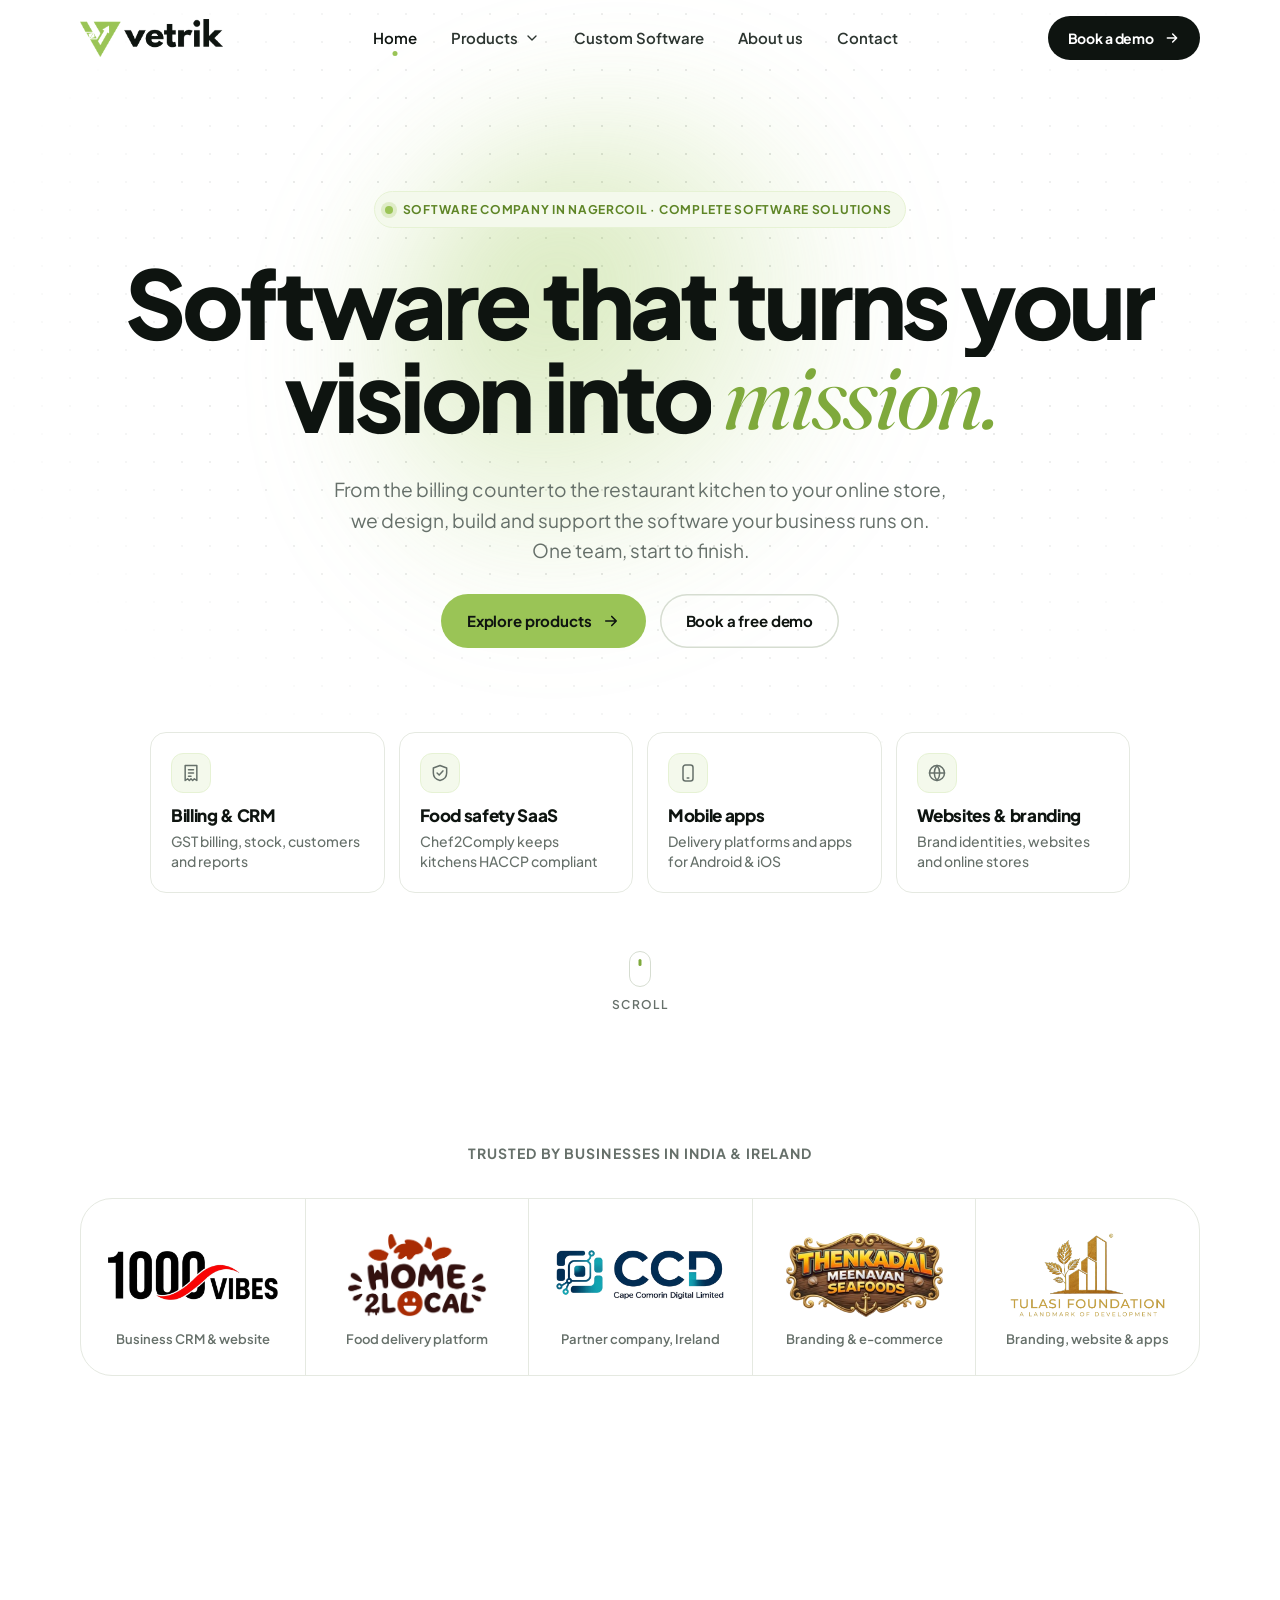
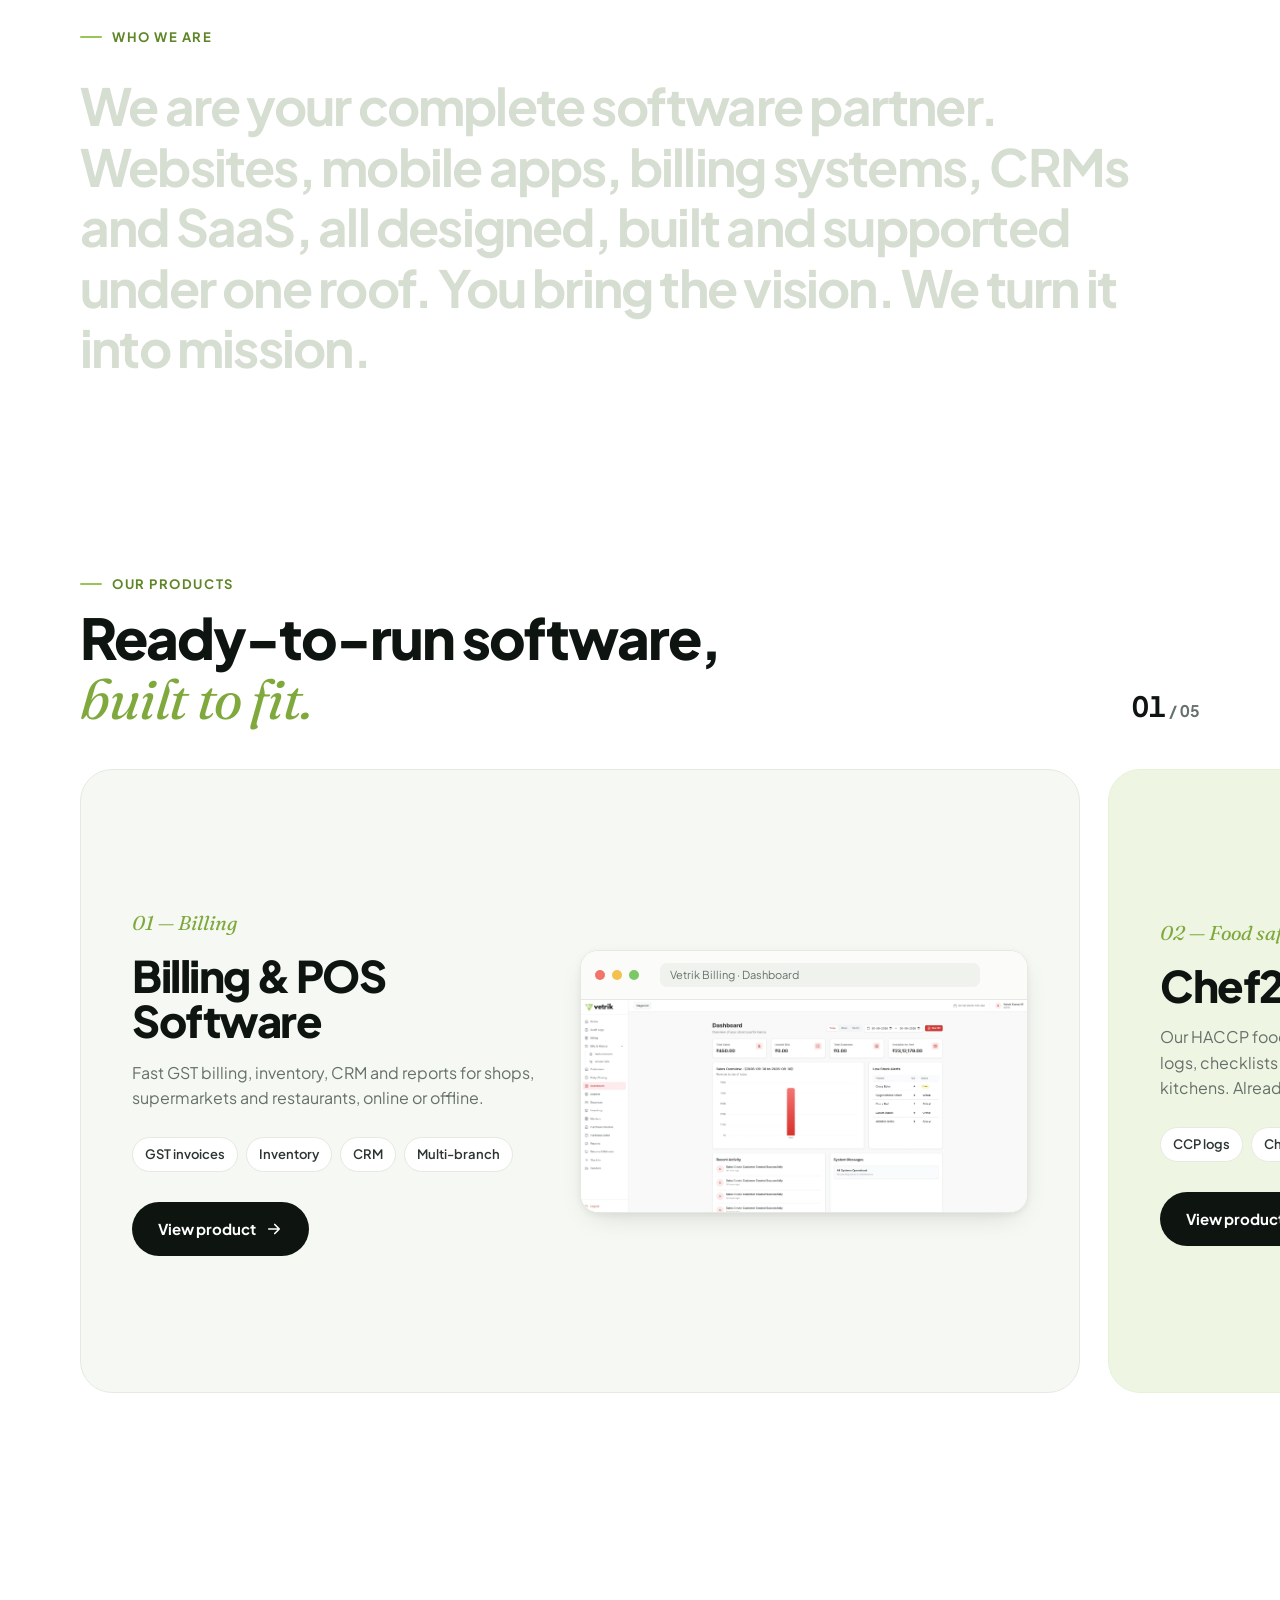
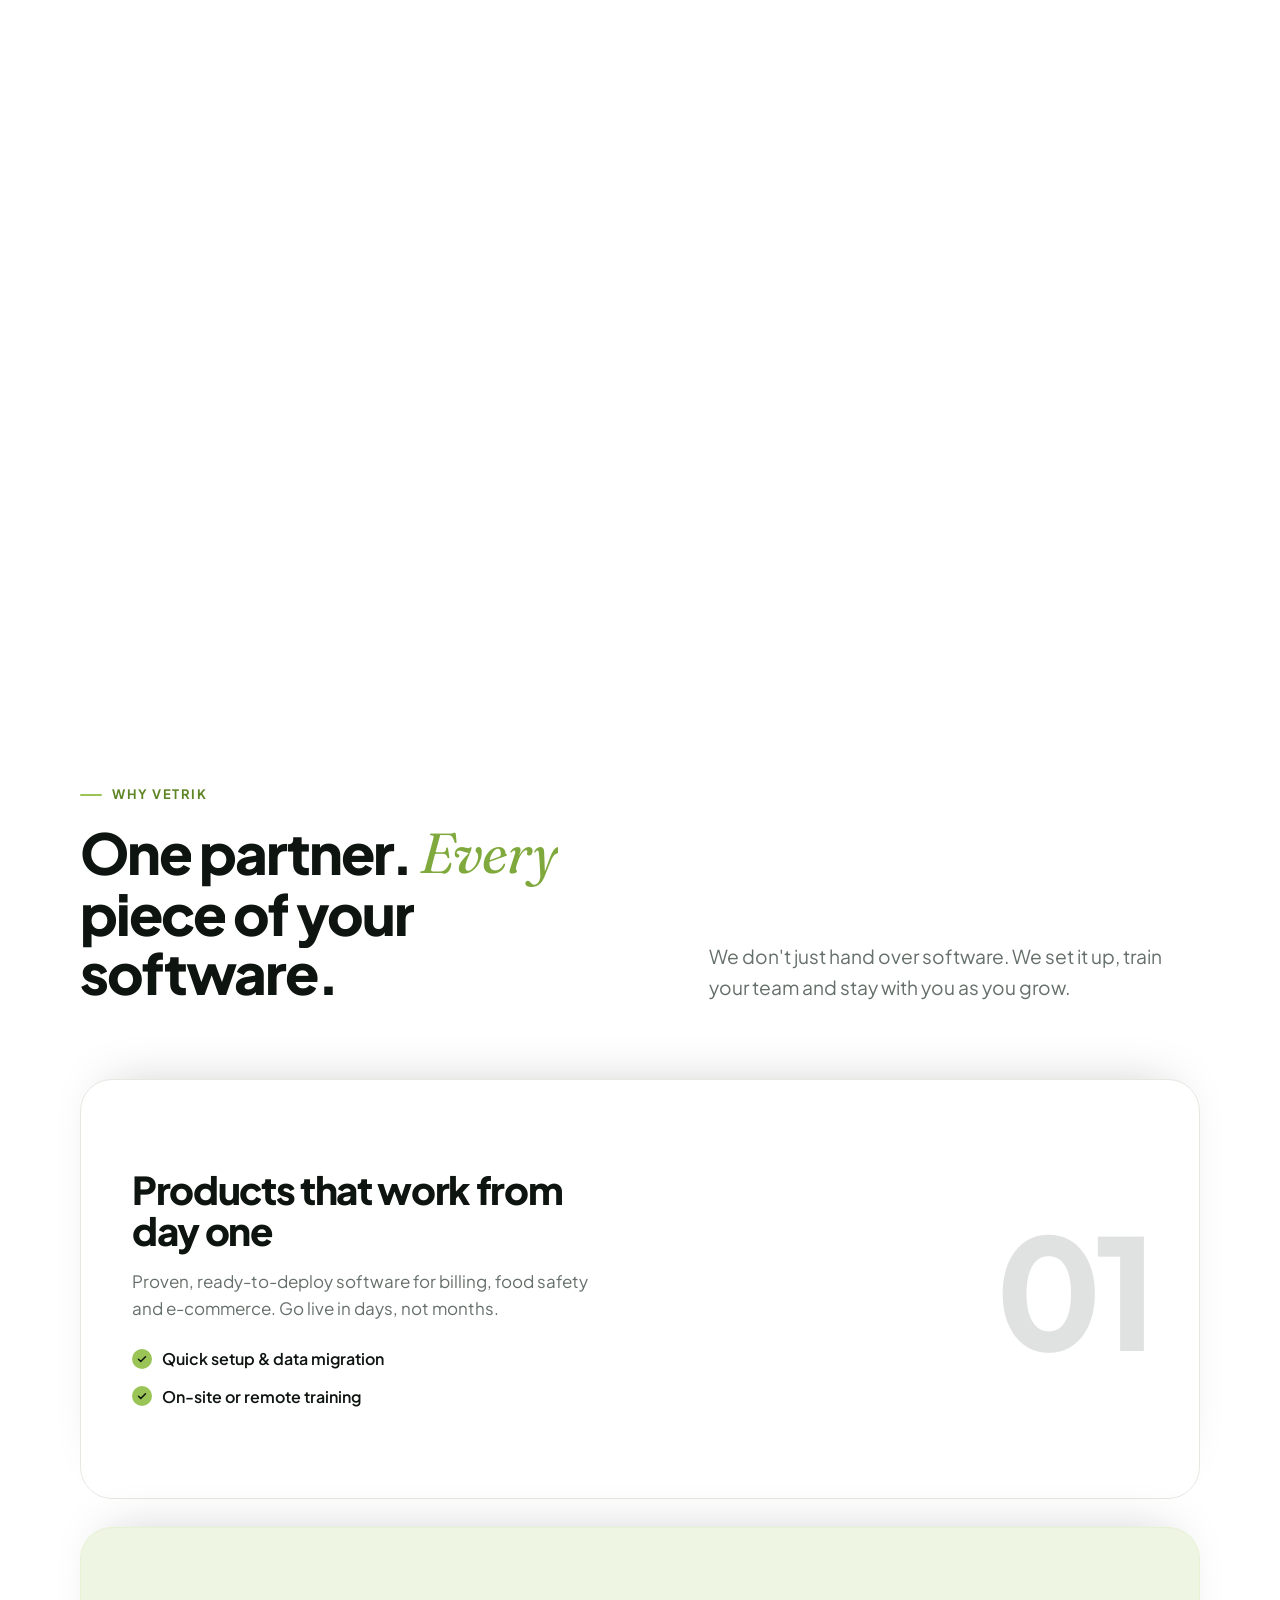
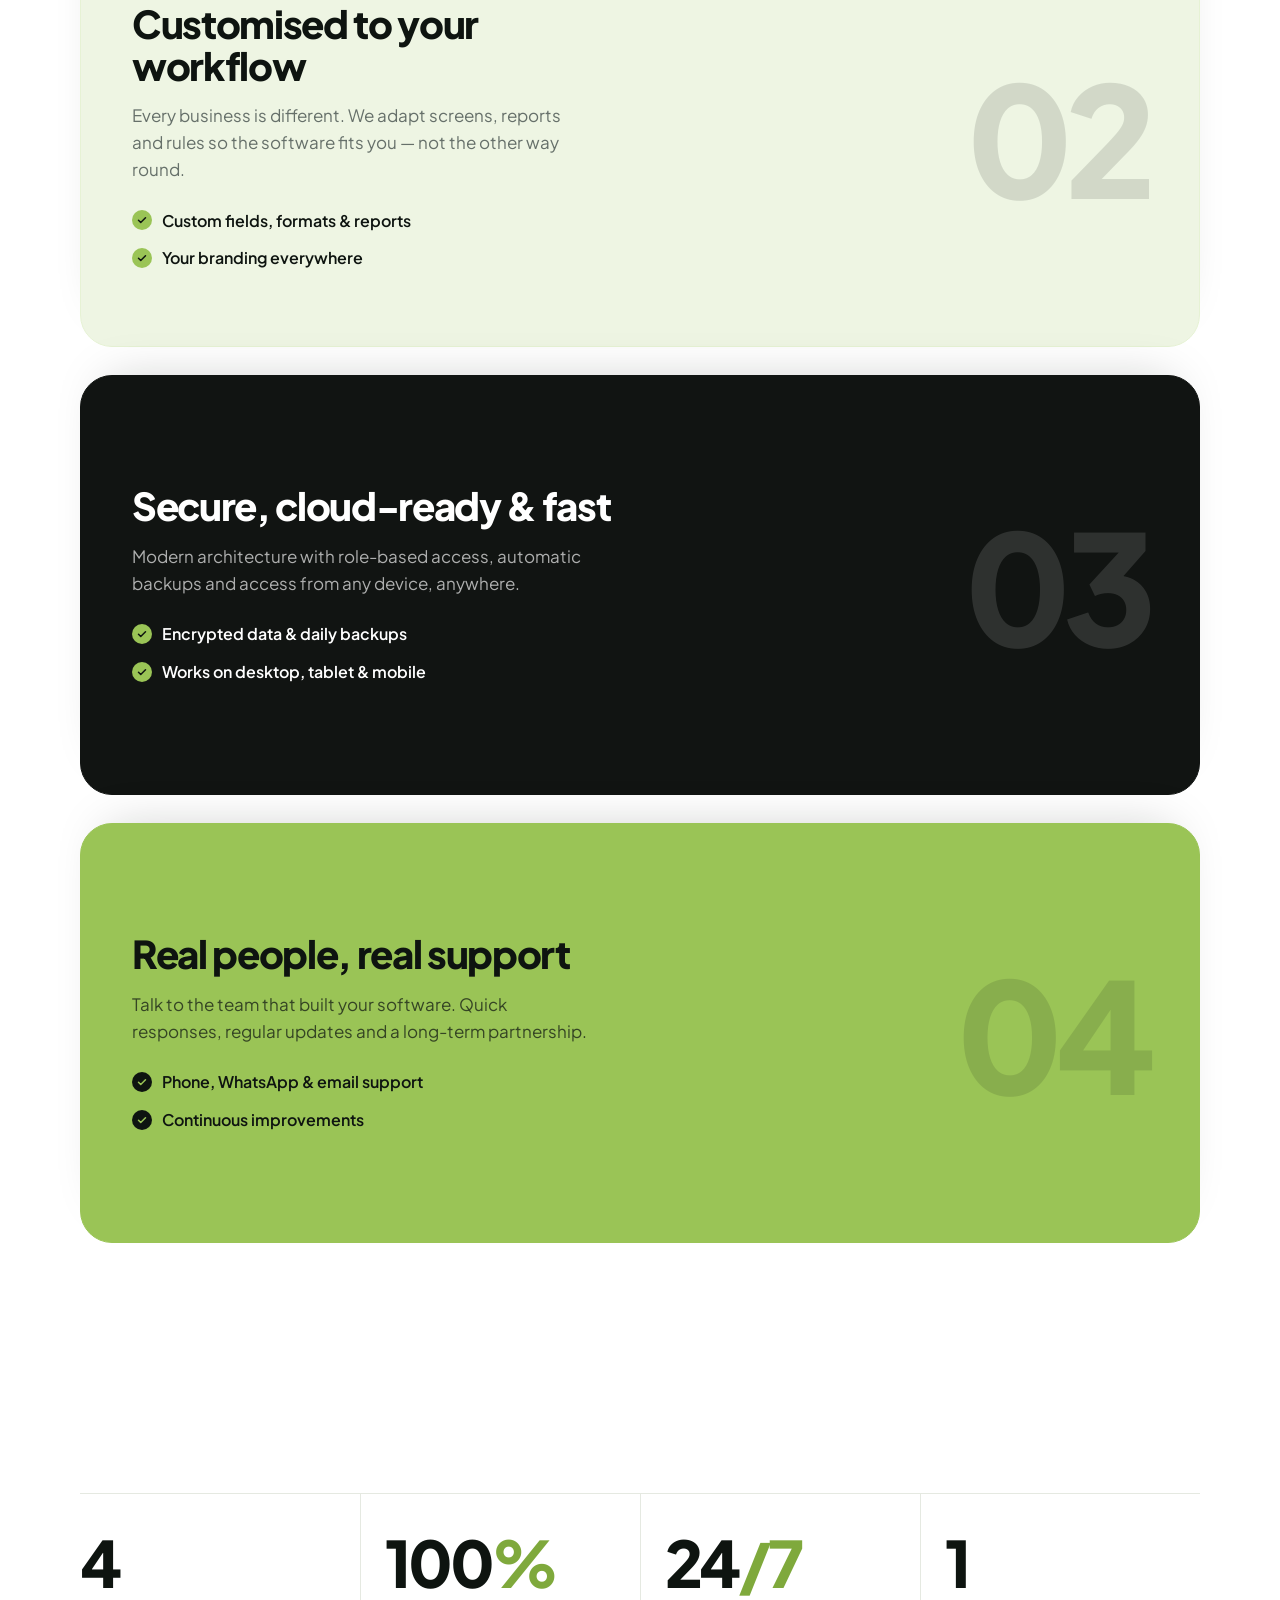
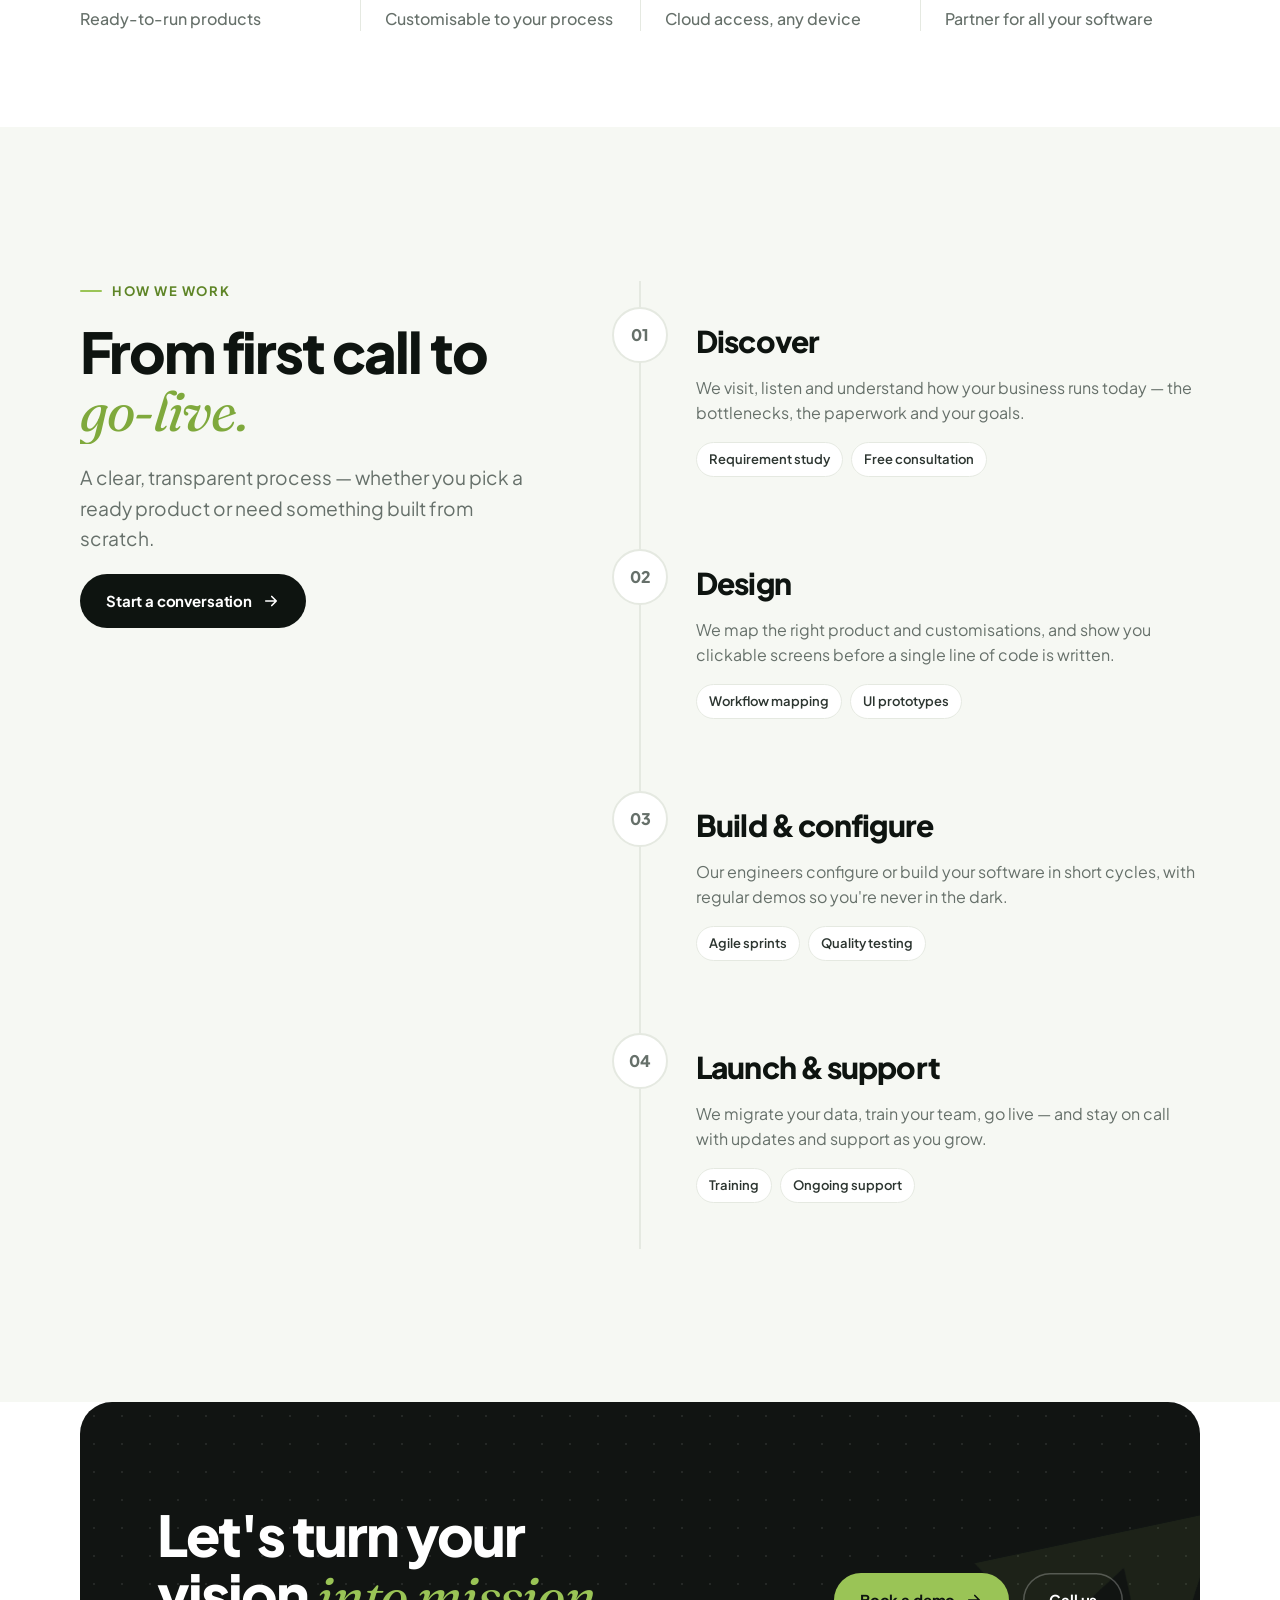
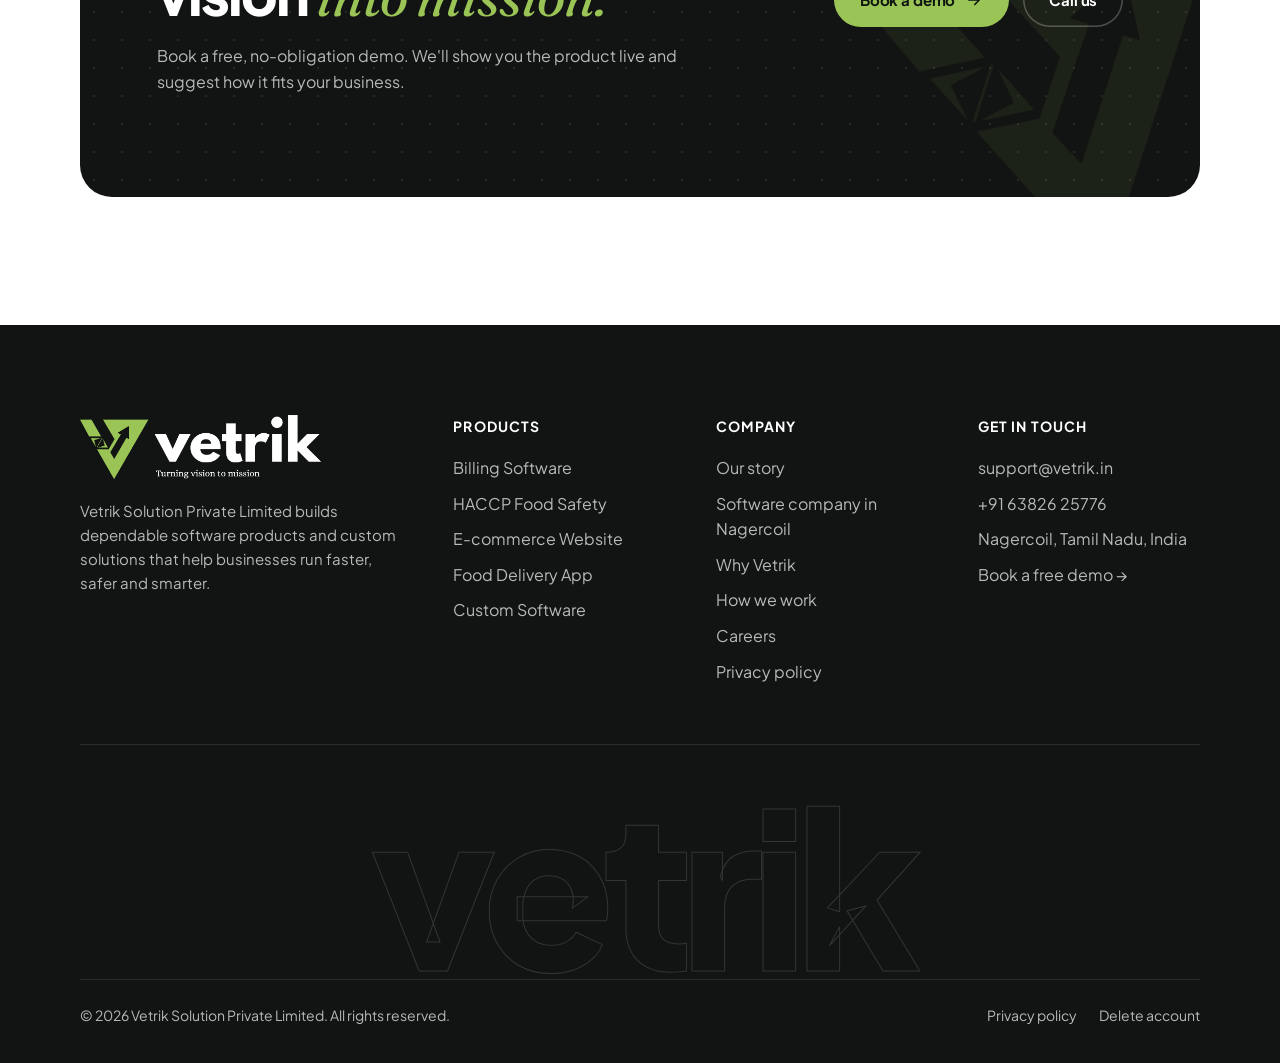
<file: index.html>
<!doctype html>
<html lang="en-IN">
<head>
<meta charset="utf-8">
<meta name="viewport" content="width=device-width, initial-scale=1">
<!-- seo -->
<title>Vetrik | Software Company in Nagercoil – Billing Software &amp; Apps</title>
<meta name="description" content="Vetrik Solution Private Limited is a software company in Nagercoil, Tamil Nadu. GST billing software from ₹299/month, HACCP food safety SaaS, mobile apps, websites and custom software.">
<link rel="canonical" href="https://www.vetrik.in/">
<meta name="robots" content="index, follow, max-image-preview:large">
<meta name="geo.region" content="IN-TN">
<meta name="geo.placename" content="Nagercoil">
<meta property="og:type" content="website">
<meta property="og:site_name" content="Vetrik">
<meta property="og:locale" content="en_IN">
<meta property="og:url" content="https://www.vetrik.in/">
<meta property="og:title" content="Vetrik | Software Company in Nagercoil – Billing Software &amp; Apps">
<meta property="og:description" content="Vetrik Solution Private Limited is a software company in Nagercoil, Tamil Nadu. GST billing software from ₹299/month, HACCP food safety SaaS, mobile apps, websites and custom software.">
<meta property="og:image" content="https://www.vetrik.in/assets/img/og-image.png">
<meta property="og:image:width" content="1200">
<meta property="og:image:height" content="630">
<meta name="twitter:card" content="summary_large_image">
<meta name="twitter:title" content="Vetrik | Software Company in Nagercoil – Billing Software &amp; Apps">
<meta name="twitter:description" content="Vetrik Solution Private Limited is a software company in Nagercoil, Tamil Nadu. GST billing software from ₹299/month, HACCP food safety SaaS, mobile apps, websites and custom software.">
<meta name="twitter:image" content="https://www.vetrik.in/assets/img/og-image.png">
<script type="application/ld+json">
{
 "@context": "https://schema.org",
 "@graph": [
  {
   "@type": [
    "ProfessionalService",
    "Organization"
   ],
   "@id": "https://www.vetrik.in/#organization",
   "name": "Vetrik Solution Private Limited",
   "alternateName": "Vetrik",
   "url": "https://www.vetrik.in/",
   "logo": "https://www.vetrik.in/assets/img/logo-dark-text.png",
   "image": "https://www.vetrik.in/assets/img/og-image.png",
   "description": "Software company in Nagercoil building billing software, HACCP food safety software, mobile apps, websites and custom software.",
   "telephone": "+91-63826-25776",
   "email": "support@vetrik.in",
   "slogan": "Turning vision to mission",
   "address": {
    "@type": "PostalAddress",
    "addressLocality": "Nagercoil",
    "addressRegion": "Tamil Nadu",
    "addressCountry": "IN"
   },
   "priceRange": "₹₹",
   "foundingDate": "2024",
   "areaServed": [
    {
     "@type": "City",
     "name": "Nagercoil"
    },
    {
     "@type": "City",
     "name": "Kanyakumari"
    },
    {
     "@type": "City",
     "name": "Marthandam"
    },
    {
     "@type": "City",
     "name": "Tirunelveli"
    },
    {
     "@type": "City",
     "name": "Thoothukudi"
    },
    {
     "@type": "Country",
     "name": "India"
    },
    {
     "@type": "Country",
     "name": "Ireland"
    }
   ],
   "knowsAbout": [
    "Billing software",
    "GST billing",
    "Point of sale software",
    "HACCP software",
    "Mobile app development",
    "E-commerce website development",
    "Custom software development"
   ]
  },
  {
   "@type": "WebSite",
   "@id": "https://www.vetrik.in/#website",
   "url": "https://www.vetrik.in/",
   "name": "Vetrik",
   "publisher": {
    "@id": "https://www.vetrik.in/#organization"
   },
   "inLanguage": "en-IN"
  }
 ]
}
</script>
<!-- /seo -->
<meta name="theme-color" content="#ffffff">
<link rel="icon" type="image/png" href="assets/img/favicon.png">
<link rel="preconnect" href="https://fonts.googleapis.com">
<link rel="preconnect" href="https://fonts.gstatic.com" crossorigin>
<link href="https://fonts.googleapis.com/css2?family=Fraunces:ital,opsz,wght@0,9..144,400;1,9..144,400&family=Plus+Jakarta+Sans:wght@400;500;600;700;800&display=swap" rel="stylesheet">
<link rel="stylesheet" href="assets/css/style.css">
</head>
<body>

<div class="progress" aria-hidden="true"></div>
<header class="header">
  <div class="container header__inner">
    <a class="brand" href="index.html" aria-label="Vetrik — home"><img src="assets/img/logo-nav-dark.png" alt="Vetrik" width="451" height="120"></a>
    <nav class="nav" aria-label="Primary">
      <a class="nav__link is-active" href="index.html">Home</a>
      <div class="nav__item">
        <button class="nav__trigger" aria-haspopup="true">Products <svg width="16" height="16" viewBox="0 0 24 24" fill="none" stroke="currentColor" stroke-width="2" stroke-linecap="round" stroke-linejoin="round" aria-hidden="true"><path d="M6 9l6 6 6-6"/></svg></button>
        <div class="mega"><a class="mega__link" href="billing-software.html"><span class="mega__icon"><svg width="22" height="22" viewBox="0 0 24 24" fill="none" stroke="currentColor" stroke-width="1.8" stroke-linecap="round" stroke-linejoin="round" aria-hidden="true"><path d="M5 3h14v18l-3-2-2 2-2-2-2 2-2-2-3 2z"/><path d="M9 8h6M9 12h6M9 16h3"/></svg></span><span><span class="mega__title">Billing Software</span><span class="mega__desc" style="display:block">GST-ready POS & invoicing for retail and restaurants</span></span></a><a class="mega__link" href="haccp-software.html"><span class="mega__icon"><svg width="22" height="22" viewBox="0 0 24 24" fill="none" stroke="currentColor" stroke-width="1.8" stroke-linecap="round" stroke-linejoin="round" aria-hidden="true"><path d="M12 3l8 3v6c0 5-3.5 8-8 9-4.5-1-8-4-8-9V6z"/><path d="M8.5 12l2.5 2.5 4.5-5"/></svg></span><span><span class="mega__title">HACCP Food Safety</span><span class="mega__desc" style="display:block">Digital CCP logs, checklists & audit-ready reports</span></span></a><a class="mega__link" href="ecommerce-website.html"><span class="mega__icon"><svg width="22" height="22" viewBox="0 0 24 24" fill="none" stroke="currentColor" stroke-width="1.8" stroke-linecap="round" stroke-linejoin="round" aria-hidden="true"><circle cx="9" cy="20" r="1.5"/><circle cx="18" cy="20" r="1.5"/><path d="M2 3h3l2.5 12h11l2-8H6.2"/></svg></span><span><span class="mega__title">E-commerce Website</span><span class="mega__desc" style="display:block">Your own branded online store, app-ready</span></span></a><a class="mega__link" href="food-delivery-app.html"><span class="mega__icon"><svg width="22" height="22" viewBox="0 0 24 24" fill="none" stroke="currentColor" stroke-width="1.8" stroke-linecap="round" stroke-linejoin="round" aria-hidden="true"><path d="M2 6h12v10H2zM14 10h4l3 3v3h-7"/><circle cx="6" cy="18" r="2"/><circle cx="17" cy="18" r="2"/></svg></span><span><span class="mega__title">Food Delivery App</span><span class="mega__desc" style="display:block">Customer app, rider app & admin portal</span></span></a><a class="mega__link" href="custom-software.html"><span class="mega__icon"><svg width="22" height="22" viewBox="0 0 24 24" fill="none" stroke="currentColor" stroke-width="1.8" stroke-linecap="round" stroke-linejoin="round" aria-hidden="true"><path d="M8 7l-5 5 5 5M16 7l5 5-5 5M14 4l-4 16"/></svg></span><span><span class="mega__title">Custom Software</span><span class="mega__desc" style="display:block">Tailor-made web, mobile & business systems</span></span></a></div>
      </div>
      <a class="nav__link" href="custom-software.html">Custom Software</a>
      <a class="nav__link" href="about.html">About us</a>
      <a class="nav__link" href="contact.html">Contact</a>
    </nav>
    <div class="header__cta">
      <a class="btn btn--sm" href="contact.html" data-magnetic>Book a demo <span class="arrow"><svg width="16" height="16" viewBox="0 0 24 24" fill="none" stroke="currentColor" stroke-width="2.2" stroke-linecap="round" stroke-linejoin="round" aria-hidden="true"><path d="M5 12h14M13 6l6 6-6 6"/></svg></span></a>
      <button class="burger" aria-label="Open menu" aria-expanded="false"><span></span><span></span></button>
    </div>
  </div>
</header>
<nav class="mobile-menu" aria-label="Mobile">
  <a href="index.html">Home<small>Back to the start</small></a>
  <a href="about.html">About us<small>Our journey so far</small></a>
  <a href="billing-software.html">Billing Software<small>GST-ready POS & invoicing for retail and restaurants</small></a><a href="haccp-software.html">HACCP Food Safety<small>Digital CCP logs, checklists & audit-ready reports</small></a><a href="ecommerce-website.html">E-commerce Website<small>Your own branded online store, app-ready</small></a><a href="food-delivery-app.html">Food Delivery App<small>Customer app, rider app & admin portal</small></a><a href="custom-software.html">Custom Software<small>Tailor-made web, mobile & business systems</small></a>
  <a href="contact.html">Contact<small>Talk to our team</small></a>
</nav>
<main>

<!-- ================= HERO ================= -->
<section class="hero hero--story">
  <div class="dots"></div>
  <div class="orb" data-orb style="width:520px;height:520px;left:calc(50% - 260px);top:120px"></div>
  <div class="container hero__content">
    <span class="eyebrow eyebrow--pill" data-reveal="down">Software company in Nagercoil · Complete software solutions</span>
    <h1 class="h-display hero__title" data-split>Software that turns your vision into <span class="serif">mission.</span></h1>
    <p class="lead" data-reveal="up" style="--delay:450ms">From the billing counter to the restaurant kitchen to your online store, we design, build and support the software your business runs on. One team, start to finish.</p>
    <div class="btn-row" data-reveal="up" style="--delay:600ms">
      <a class="btn btn--brand" href="#products" data-magnetic>Explore products <span class="arrow"><svg width="18" height="18" viewBox="0 0 24 24" fill="none" stroke="currentColor" stroke-width="2.2" stroke-linecap="round" stroke-linejoin="round" aria-hidden="true"><path d="M5 12h14M13 6l6 6-6 6"/></svg></span></a>
      <a class="btn btn--ghost" href="contact.html" data-magnetic>Book a free demo</a>
    </div>
    <ul class="hero__facts hero__facts--services" data-stagger="110">
      <li data-reveal="up"><a href="billing-software.html"><span class="svc__icon"><svg width="20" height="20" viewBox="0 0 24 24" fill="none" stroke="currentColor" stroke-width="1.8" stroke-linecap="round" stroke-linejoin="round" aria-hidden="true"><path d="M5 3h14v18l-3-2-2 2-2-2-2 2-2-2-3 2z"/><path d="M9 8h6M9 12h6M9 16h3"/></svg></span><b>Billing &amp; CRM</b><span>GST billing, stock, customers and reports</span></a></li>
      <li data-reveal="up"><a href="haccp-software.html"><span class="svc__icon"><svg width="20" height="20" viewBox="0 0 24 24" fill="none" stroke="currentColor" stroke-width="1.8" stroke-linecap="round" stroke-linejoin="round" aria-hidden="true"><path d="M12 3l8 3v6c0 5-3.5 8-8 9-4.5-1-8-4-8-9V6z"/><path d="M8.5 12l2.5 2.5 4.5-5"/></svg></span><b>Food safety SaaS</b><span>Chef2Comply keeps kitchens HACCP compliant</span></a></li>
      <li data-reveal="up"><a href="food-delivery-app.html"><span class="svc__icon"><svg width="20" height="20" viewBox="0 0 24 24" fill="none" stroke="currentColor" stroke-width="1.8" stroke-linecap="round" stroke-linejoin="round" aria-hidden="true"><rect x="6" y="2.5" width="12" height="19" rx="3"/><path d="M11 18h2"/></svg></span><b>Mobile apps</b><span>Delivery platforms and apps for Android &amp; iOS</span></a></li>
      <li data-reveal="up"><a href="ecommerce-website.html"><span class="svc__icon"><svg width="20" height="20" viewBox="0 0 24 24" fill="none" stroke="currentColor" stroke-width="1.8" stroke-linecap="round" stroke-linejoin="round" aria-hidden="true"><circle cx="12" cy="12" r="9"/><path d="M3 12h18M12 3a14 14 0 0 1 0 18M12 3a14 14 0 0 0 0 18"/></svg></span><b>Websites &amp; branding</b><span>Brand identities, websites and online stores</span></a></li>
    </ul>
    <a class="scroll-hint" href="#clients" data-reveal="up" style="--delay:900ms"><span></span>Scroll</a>
  </div>
</section>

<!-- ================= CLIENTS ================= -->
<div id="clients"><!-- Client logos live in assets/img/clients/ (one card per client). -->
<section class="clients" aria-label="Our clients and partners">
  <div class="container">
    <p class="clients__title" data-reveal="up">Trusted by businesses in India &amp; Ireland</p>
    <ul class="client-wall" data-stagger="90">
      <li class="client" data-reveal="up"><span class="client__logo"><img src="assets/img/clients/1000-vibes.png" alt="1000 Vibes" width="600" height="172" loading="lazy"></span><span class="client__what">Business CRM &amp; website</span></li>
      <li class="client" data-reveal="up"><span class="client__logo"><img src="assets/img/home2local-logo.png" alt="Home2Local" width="600" height="362" loading="lazy"></span><span class="client__what">Food delivery platform</span></li>
      <li class="client" data-reveal="up"><span class="client__logo"><img src="assets/img/clients/ccd-logo.png" alt="Cape Comorin Digital Limited" width="600" height="182" loading="lazy"></span><span class="client__what">Partner company, Ireland</span></li>
      <li class="client" data-reveal="up"><span class="client__logo"><img src="assets/img/clients/thenkadal-meenavan.png" alt="Thenkadal Meenavan Seafoods" width="520" height="278" loading="lazy"></span><span class="client__what">Branding &amp; e-commerce</span></li>
      <li class="client" data-reveal="up"><span class="client__logo"><img src="assets/img/clients/tulasi-foundation.png" alt="Tulasi Foundation" width="600" height="326" loading="lazy"></span><span class="client__what">Branding, website &amp; apps</span></li>
    </ul>
  </div>
</section></div>

<!-- ================= STATEMENT ================= -->
<section class="section">
  <div class="container">
    <span class="eyebrow" data-reveal="up">Who we are</span>
    <p class="statement" data-statement style="margin-top:28px">We are your <mark>complete software partner.</mark> Websites, mobile apps, billing systems, CRMs and SaaS, all designed, built and supported <mark>under one roof.</mark> You bring the vision. We turn it into <mark>mission.</mark></p>
  </div>
</section>

<!-- ================= PRODUCTS (horizontal) ================= -->
<section class="hscroll" id="products" data-hscroll>
  <div class="hscroll__sticky">
    <div class="container">
      <div class="hscroll__head">
        <div>
          <span class="eyebrow">Our products</span>
          <h2 class="h2" style="margin-top:14px">Ready-to-run software,<br><span class="serif accent">built to fit.</span></h2>
        </div>
        <div class="hscroll__counter"><b>01</b> / 05</div>
      </div>
    </div>
    <div class="hscroll__track">
      <article class="pcard">
        <div>
          <div class="pcard__num">01 — Billing</div>
          <h3>Billing &amp; POS Software</h3>
          <p>Fast GST billing, inventory, CRM and reports for shops, supermarkets and restaurants, online or offline.</p>
          <div class="pcard__tags"><span class="tag">GST invoices</span><span class="tag">Inventory</span><span class="tag">CRM</span><span class="tag">Multi-branch</span></div>
          <a class="btn" href="billing-software.html">View product <span class="arrow"><svg width="18" height="18" viewBox="0 0 24 24" fill="none" stroke="currentColor" stroke-width="2.2" stroke-linecap="round" stroke-linejoin="round" aria-hidden="true"><path d="M5 12h14M13 6l6 6-6 6"/></svg></span></a>
        </div>
        <div class="pcard__visual"><div class="window shot"><div class="window__bar"><i></i><i></i><i></i><div class="window__url">Vetrik Billing · Dashboard</div></div><img src="assets/img/screens/billing-dashboard.webp" alt="Vetrik billing software dashboard showing sales, unpaid bills, expenses, inventory value and low-stock alerts" width="1908" height="906" loading="lazy" decoding="async"></div></div>
      </article>
      <article class="pcard pcard--tint">
        <div>
          <div class="pcard__num">02 — Food safety</div>
          <h3>Chef2Comply</h3>
          <p>Our HACCP food safety SaaS: digital temperature logs, checklists and audit-ready reports for restaurant kitchens. Already in use in Ireland.</p>
          <div class="pcard__tags"><span class="tag">CCP logs</span><span class="tag">Checklists</span><span class="tag">Sign-offs</span><span class="tag">Audits</span></div>
          <a class="btn" href="haccp-software.html">View product <span class="arrow"><svg width="18" height="18" viewBox="0 0 24 24" fill="none" stroke="currentColor" stroke-width="2.2" stroke-linecap="round" stroke-linejoin="round" aria-hidden="true"><path d="M5 12h14M13 6l6 6-6 6"/></svg></span></a>
        </div>
        <div class="pcard__visual"><div class="window shot"><div class="window__bar"><i></i><i></i><i></i><div class="window__url">Chef2Comply · HACCP dashboard</div></div><img src="assets/img/screens/haccp-dashboard.webp" alt="HACCP food safety software dashboard with daily logs for deliveries, fridges, cooking, hot hold, thawing and cleaning" width="1466" height="904" loading="lazy" decoding="async"></div></div>
      </article>
      <article class="pcard pcard--dark">
        <div>
          <div class="pcard__num">03 — Commerce</div>
          <h3>E-commerce Website</h3>
          <p>Your own branded online store with payments, delivery and a powerful admin. No marketplace commissions.</p>
          <div class="pcard__tags"><span class="tag">Online payments</span><span class="tag">Branding</span><span class="tag">SEO</span><span class="tag">Admin panel</span></div>
          <a class="btn btn--brand" href="ecommerce-website.html">View product <span class="arrow"><svg width="18" height="18" viewBox="0 0 24 24" fill="none" stroke="currentColor" stroke-width="2.2" stroke-linecap="round" stroke-linejoin="round" aria-hidden="true"><path d="M5 12h14M13 6l6 6-6 6"/></svg></span></a>
        </div>
        <div class="pcard__visual" style="display:flex;justify-content:center"><div class="phone"><div class="phone__notch"></div><div class="phone__screen"><div class="store">
  <div class="store__top"><span>yourstore</span><span>♡ 🛍</span></div>
  <div class="store__search">Search products…</div>
  <div class="store__banner">Festive sale<br>up to 40% off<small>Free delivery above ₹499</small></div>
  <div class="store__grid">
    <div class="product"><div class="product__img" style="--c1:#fbeee0;--c2:#f5d7b8"><i></i></div><div class="product__body"><b>Classic Tee</b><span>₹599</span></div></div>
    <div class="product"><div class="product__img" style="--c1:#e7f0fb;--c2:#cadcf3"><i></i></div><div class="product__body"><b>Denim Cap</b><span>₹449</span></div></div>
    <div class="product"><div class="product__img" style="--c1:#eef6e3;--c2:#d5e9bb"><i></i></div><div class="product__body"><b>Tote Bag</b><span>₹349</span></div></div>
    <div class="product"><div class="product__img" style="--c1:#f7e8f0;--c2:#ecc9dc"><i></i></div><div class="product__body"><b>Sneakers</b><span>₹1,899</span></div></div>
  </div>
</div><div class="store__cart"><span>2 items · ₹1,048</span><span>Checkout →</span></div></div></div></div>
      </article>
      <article class="pcard pcard--tint">
        <div>
          <div class="pcard__num">04 — Delivery</div>
          <h3>Food Delivery App</h3>
          <p>Customer app, rider app and admin portal for multi-shop food and grocery delivery, with scheduled runs and live tracking.</p>
          <div class="pcard__tags"><span class="tag">Android &amp; iOS</span><span class="tag">Live tracking</span><span class="tag">Multi-shop</span><span class="tag">Admin portal</span></div>
          <a class="btn" href="food-delivery-app.html">View product <span class="arrow"><svg width="18" height="18" viewBox="0 0 24 24" fill="none" stroke="currentColor" stroke-width="2.2" stroke-linecap="round" stroke-linejoin="round" aria-hidden="true"><path d="M5 12h14M13 6l6 6-6 6"/></svg></span></a>
        </div>
        <div class="pcard__visual"><div class="window shot"><div class="window__bar"><i></i><i></i><i></i><div class="window__url">Home2Local · Admin portal</div></div><img src="assets/img/screens/delivery-admin.webp" alt="Home2Local food delivery admin portal showing orders today, active shops, delivery runs and registered shops" width="1913" height="911" loading="lazy" decoding="async"></div></div>
      </article>
      <article class="pcard">
        <div>
          <div class="pcard__num">05 — Tailor-made</div>
          <h3>Custom Software</h3>
          <p>Have a unique workflow? We design and build web apps, mobile apps, CRMs and integrations around your exact process.</p>
          <div class="pcard__tags"><span class="tag">Web apps</span><span class="tag">Mobile apps</span><span class="tag">ERP / CRM</span><span class="tag">Integrations</span></div>
          <a class="btn" href="custom-software.html">Explore services <span class="arrow"><svg width="18" height="18" viewBox="0 0 24 24" fill="none" stroke="currentColor" stroke-width="2.2" stroke-linecap="round" stroke-linejoin="round" aria-hidden="true"><path d="M5 12h14M13 6l6 6-6 6"/></svg></span></a>
        </div>
        <div class="pcard__visual" style="display:grid;grid-template-columns:1fr 1fr;gap:14px">
          <div class="card" style="padding:22px"><div class="icon-box"><svg width="22" height="22" viewBox="0 0 24 24" fill="none" stroke="currentColor" stroke-width="1.8" stroke-linecap="round" stroke-linejoin="round" aria-hidden="true"><circle cx="12" cy="12" r="9"/><path d="M3 12h18M12 3a14 14 0 0 1 0 18M12 3a14 14 0 0 0 0 18"/></svg></div><h3 style="font-size:17px">Web apps</h3></div>
          <div class="card" style="padding:22px"><div class="icon-box"><svg width="22" height="22" viewBox="0 0 24 24" fill="none" stroke="currentColor" stroke-width="1.8" stroke-linecap="round" stroke-linejoin="round" aria-hidden="true"><rect x="6" y="2.5" width="12" height="19" rx="3"/><path d="M11 18h2"/></svg></div><h3 style="font-size:17px">Mobile apps</h3></div>
          <div class="card" style="padding:22px"><div class="icon-box"><svg width="22" height="22" viewBox="0 0 24 24" fill="none" stroke="currentColor" stroke-width="1.8" stroke-linecap="round" stroke-linejoin="round" aria-hidden="true"><path d="M12 3l9 5-9 5-9-5z"/><path d="M3 13l9 5 9-5"/></svg></div><h3 style="font-size:17px">ERP &amp; CRM</h3></div>
          <div class="card" style="padding:22px"><div class="icon-box"><svg width="22" height="22" viewBox="0 0 24 24" fill="none" stroke="currentColor" stroke-width="1.8" stroke-linecap="round" stroke-linejoin="round" aria-hidden="true"><path d="M9 2v5M15 2v5M6 7h12v4a6 6 0 0 1-12 0zM12 17v5"/></svg></div><h3 style="font-size:17px">Integrations</h3></div>
        </div>
      </article>
    </div>
    <div class="container"><div class="hscroll__bar"><span></span></div></div>
  </div>
</section>

<!-- ================= WHY (stacking cards) ================= -->
<section class="section" id="why">
  <div class="container">
    <div class="section-head section-head--split">
      <div>
        <span class="eyebrow" data-reveal="up">Why Vetrik</span>
        <h2 class="h2" style="margin-top:18px" data-split>One partner. <span class="serif accent">Every</span> piece of your software.</h2>
      </div>
      <p class="lead" data-reveal="up">We don't just hand over software. We set it up, train your team and stay with you as you grow.</p>
    </div>

    <div class="stack">
      <div class="stack__item">
        <div>
          <h3>Products that work from day one</h3>
          <p>Proven, ready-to-deploy software for billing, food safety and e-commerce. Go live in days, not months.</p>
          <ul class="stack__list"><li><span class="check"><svg width="12" height="12" viewBox="0 0 24 24" fill="none" stroke="currentColor" stroke-width="3.0" stroke-linecap="round" stroke-linejoin="round" aria-hidden="true"><path d="M5 12.5l4.5 4.5L19 7.5"/></svg></span> Quick setup & data migration</li><li><span class="check"><svg width="12" height="12" viewBox="0 0 24 24" fill="none" stroke="currentColor" stroke-width="3.0" stroke-linecap="round" stroke-linejoin="round" aria-hidden="true"><path d="M5 12.5l4.5 4.5L19 7.5"/></svg></span> On-site or remote training</li></ul>
        </div>
        <div class="stack__num">01</div>
      </div>
      <div class="stack__item">
        <div>
          <h3>Customised to your workflow</h3>
          <p>Every business is different. We adapt screens, reports and rules so the software fits you — not the other way round.</p>
          <ul class="stack__list"><li><span class="check"><svg width="12" height="12" viewBox="0 0 24 24" fill="none" stroke="currentColor" stroke-width="3.0" stroke-linecap="round" stroke-linejoin="round" aria-hidden="true"><path d="M5 12.5l4.5 4.5L19 7.5"/></svg></span> Custom fields, formats & reports</li><li><span class="check"><svg width="12" height="12" viewBox="0 0 24 24" fill="none" stroke="currentColor" stroke-width="3.0" stroke-linecap="round" stroke-linejoin="round" aria-hidden="true"><path d="M5 12.5l4.5 4.5L19 7.5"/></svg></span> Your branding everywhere</li></ul>
        </div>
        <div class="stack__num">02</div>
      </div>
      <div class="stack__item">
        <div>
          <h3>Secure, cloud-ready & fast</h3>
          <p>Modern architecture with role-based access, automatic backups and access from any device, anywhere.</p>
          <ul class="stack__list"><li><span class="check"><svg width="12" height="12" viewBox="0 0 24 24" fill="none" stroke="currentColor" stroke-width="3.0" stroke-linecap="round" stroke-linejoin="round" aria-hidden="true"><path d="M5 12.5l4.5 4.5L19 7.5"/></svg></span> Encrypted data & daily backups</li><li><span class="check"><svg width="12" height="12" viewBox="0 0 24 24" fill="none" stroke="currentColor" stroke-width="3.0" stroke-linecap="round" stroke-linejoin="round" aria-hidden="true"><path d="M5 12.5l4.5 4.5L19 7.5"/></svg></span> Works on desktop, tablet & mobile</li></ul>
        </div>
        <div class="stack__num">03</div>
      </div>
      <div class="stack__item">
        <div>
          <h3>Real people, real support</h3>
          <p>Talk to the team that built your software. Quick responses, regular updates and a long-term partnership.</p>
          <ul class="stack__list"><li><span class="check" style="background:var(--ink);color:var(--brand)"><svg width="12" height="12" viewBox="0 0 24 24" fill="none" stroke="currentColor" stroke-width="3.0" stroke-linecap="round" stroke-linejoin="round" aria-hidden="true"><path d="M5 12.5l4.5 4.5L19 7.5"/></svg></span> Phone, WhatsApp & email support</li><li><span class="check" style="background:var(--ink);color:var(--brand)"><svg width="12" height="12" viewBox="0 0 24 24" fill="none" stroke="currentColor" stroke-width="3.0" stroke-linecap="round" stroke-linejoin="round" aria-hidden="true"><path d="M5 12.5l4.5 4.5L19 7.5"/></svg></span> Continuous improvements</li></ul>
        </div>
        <div class="stack__num">04</div>
      </div>
    </div>
  </div>
</section>

<!-- ================= STATS ================= -->
<section class="section--tight">
  <div class="container">
    <div class="stats" data-stagger="120">
      <div class="stat" data-reveal="up"><div class="stat__value"><span data-count="4">4</span></div><div class="stat__label">Ready-to-run products</div></div>
      <div class="stat" data-reveal="up"><div class="stat__value"><span data-count="100">100</span><em>%</em></div><div class="stat__label">Customisable to your process</div></div>
      <div class="stat" data-reveal="up"><div class="stat__value"><span data-count="24">24</span><em>/7</em></div><div class="stat__label">Cloud access, any device</div></div>
      <div class="stat" data-reveal="up"><div class="stat__value"><span data-count="1">1</span></div><div class="stat__label">Partner for all your software</div></div>
    </div>
  </div>
</section>

<!-- ================= PROCESS ================= -->
<section class="section section--soft" id="process">
  <div class="container process-wrap">
    <div class="section-head">
      <span class="eyebrow" data-reveal="up">How we work</span>
      <h2 class="h2" data-split>From first call to <span class="serif accent">go-live.</span></h2>
      <p class="lead" data-reveal="up">A clear, transparent process — whether you pick a ready product or need something built from scratch.</p>
      <div data-reveal="up"><a class="btn" href="contact.html" data-magnetic>Start a conversation <span class="arrow"><svg width="18" height="18" viewBox="0 0 24 24" fill="none" stroke="currentColor" stroke-width="2.2" stroke-linecap="round" stroke-linejoin="round" aria-hidden="true"><path d="M5 12h14M13 6l6 6-6 6"/></svg></span></a></div>
    </div>
    <div class="process" data-process>
      <div class="process__line"><span></span></div>
      <div class="process__step">
        <div class="process__dot">01</div>
        <div><h3>Discover</h3><p>We visit, listen and understand how your business runs today — the bottlenecks, the paperwork and your goals.</p>
        <div class="process__meta"><span class="tag">Requirement study</span><span class="tag">Free consultation</span></div></div>
      </div>
      <div class="process__step">
        <div class="process__dot">02</div>
        <div><h3>Design</h3><p>We map the right product and customisations, and show you clickable screens before a single line of code is written.</p>
        <div class="process__meta"><span class="tag">Workflow mapping</span><span class="tag">UI prototypes</span></div></div>
      </div>
      <div class="process__step">
        <div class="process__dot">03</div>
        <div><h3>Build & configure</h3><p>Our engineers configure or build your software in short cycles, with regular demos so you're never in the dark.</p>
        <div class="process__meta"><span class="tag">Agile sprints</span><span class="tag">Quality testing</span></div></div>
      </div>
      <div class="process__step">
        <div class="process__dot">04</div>
        <div><h3>Launch & support</h3><p>We migrate your data, train your team, go live — and stay on call with updates and support as you grow.</p>
        <div class="process__meta"><span class="tag">Training</span><span class="tag">Ongoing support</span></div></div>
      </div>
    </div>
  </div>
</section>

<!-- ================= CTA ================= -->
<section class="container">
  <div class="cta" data-reveal="scale">
    <div class="dots"></div>
    <img class="cta__mark" src="assets/img/mark.png" alt="" aria-hidden="true">
    <div>
      <h2 class="h2">Let's turn your vision <span class="serif" style="color:var(--brand)">into mission.</span></h2>
      <p>Book a free, no-obligation demo. We'll show you the product live and suggest how it fits your business.</p>
    </div>
    <div class="btn-row">
      <a class="btn btn--brand" href="contact.html" data-magnetic>Book a demo <span class="arrow"><svg width="18" height="18" viewBox="0 0 24 24" fill="none" stroke="currentColor" stroke-width="2.2" stroke-linecap="round" stroke-linejoin="round" aria-hidden="true"><path d="M5 12h14M13 6l6 6-6 6"/></svg></span></a>
      <a class="btn btn--ghost" href="tel:+916382625776">Call us</a>
    </div>
  </div>
</section>

</main>
<footer class="footer">
  <div class="container">
    <div class="footer__top">
      <div>
        <a class="footer__logo" href="index.html"><img src="assets/img/logo-white-text.png" alt="Vetrik — Turning vision to mission" width="1841" height="489" loading="lazy"></a>
        <p class="footer__about">Vetrik Solution Private Limited builds dependable software products and custom solutions that help businesses run faster, safer and smarter.</p>
      </div>
      <div><h4>Products</h4><ul><li><a href="billing-software.html">Billing Software</a></li><li><a href="haccp-software.html">HACCP Food Safety</a></li><li><a href="ecommerce-website.html">E-commerce Website</a></li><li><a href="food-delivery-app.html">Food Delivery App</a></li><li><a href="custom-software.html">Custom Software</a></li></ul></div>
      <div><h4>Company</h4><ul>
        <li><a href="about.html">Our story</a></li>
        <li><a href="software-company-nagercoil.html">Software company in Nagercoil</a></li>
        <li><a href="index.html#why">Why Vetrik</a></li>
        <li><a href="index.html#process">How we work</a></li>
        <li><a href="contact.html">Careers</a></li>
        <li><a href="privacy-policy.html">Privacy policy</a></li>
      </ul></div>
      <div><h4>Get in touch</h4><ul>
        <li><a href="mailto:support@vetrik.in">support@vetrik.in</a></li>
        <li><a href="tel:+916382625776">+91 63826 25776</a></li>
        <li>Nagercoil, Tamil Nadu, India</li>
        <li><a href="contact.html">Book a free demo →</a></li>
      </ul></div>
    </div>
    <div class="footer__big" aria-hidden="true">vetrik</div>
    <div class="footer__bottom">
      <span>© <span data-year>2026</span> Vetrik Solution Private Limited. All rights reserved.</span>
      <span class="footer__legal"><a href="privacy-policy.html">Privacy policy</a><a href="delete-account.html">Delete account</a></span>
    </div>
  </div>
</footer>
<script src="assets/js/main.js" defer></script>
</body>
</html>
</file>
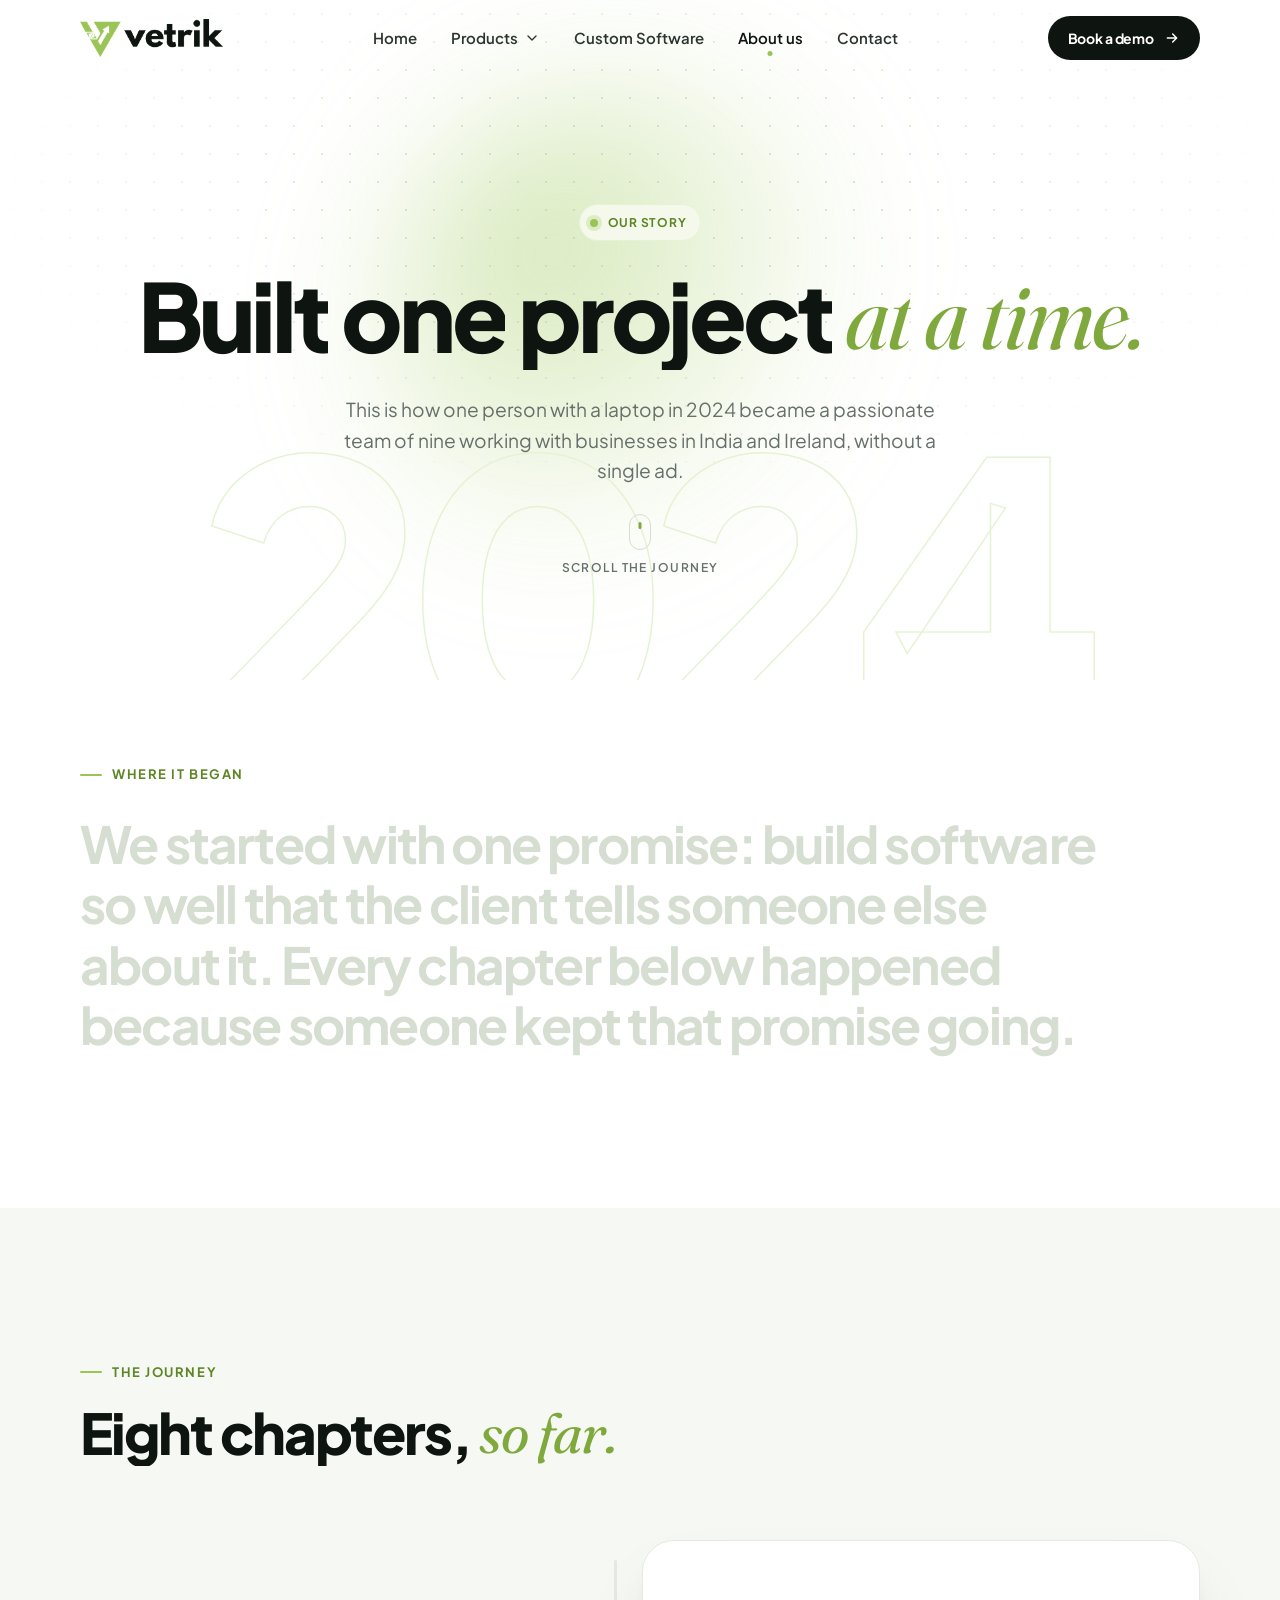
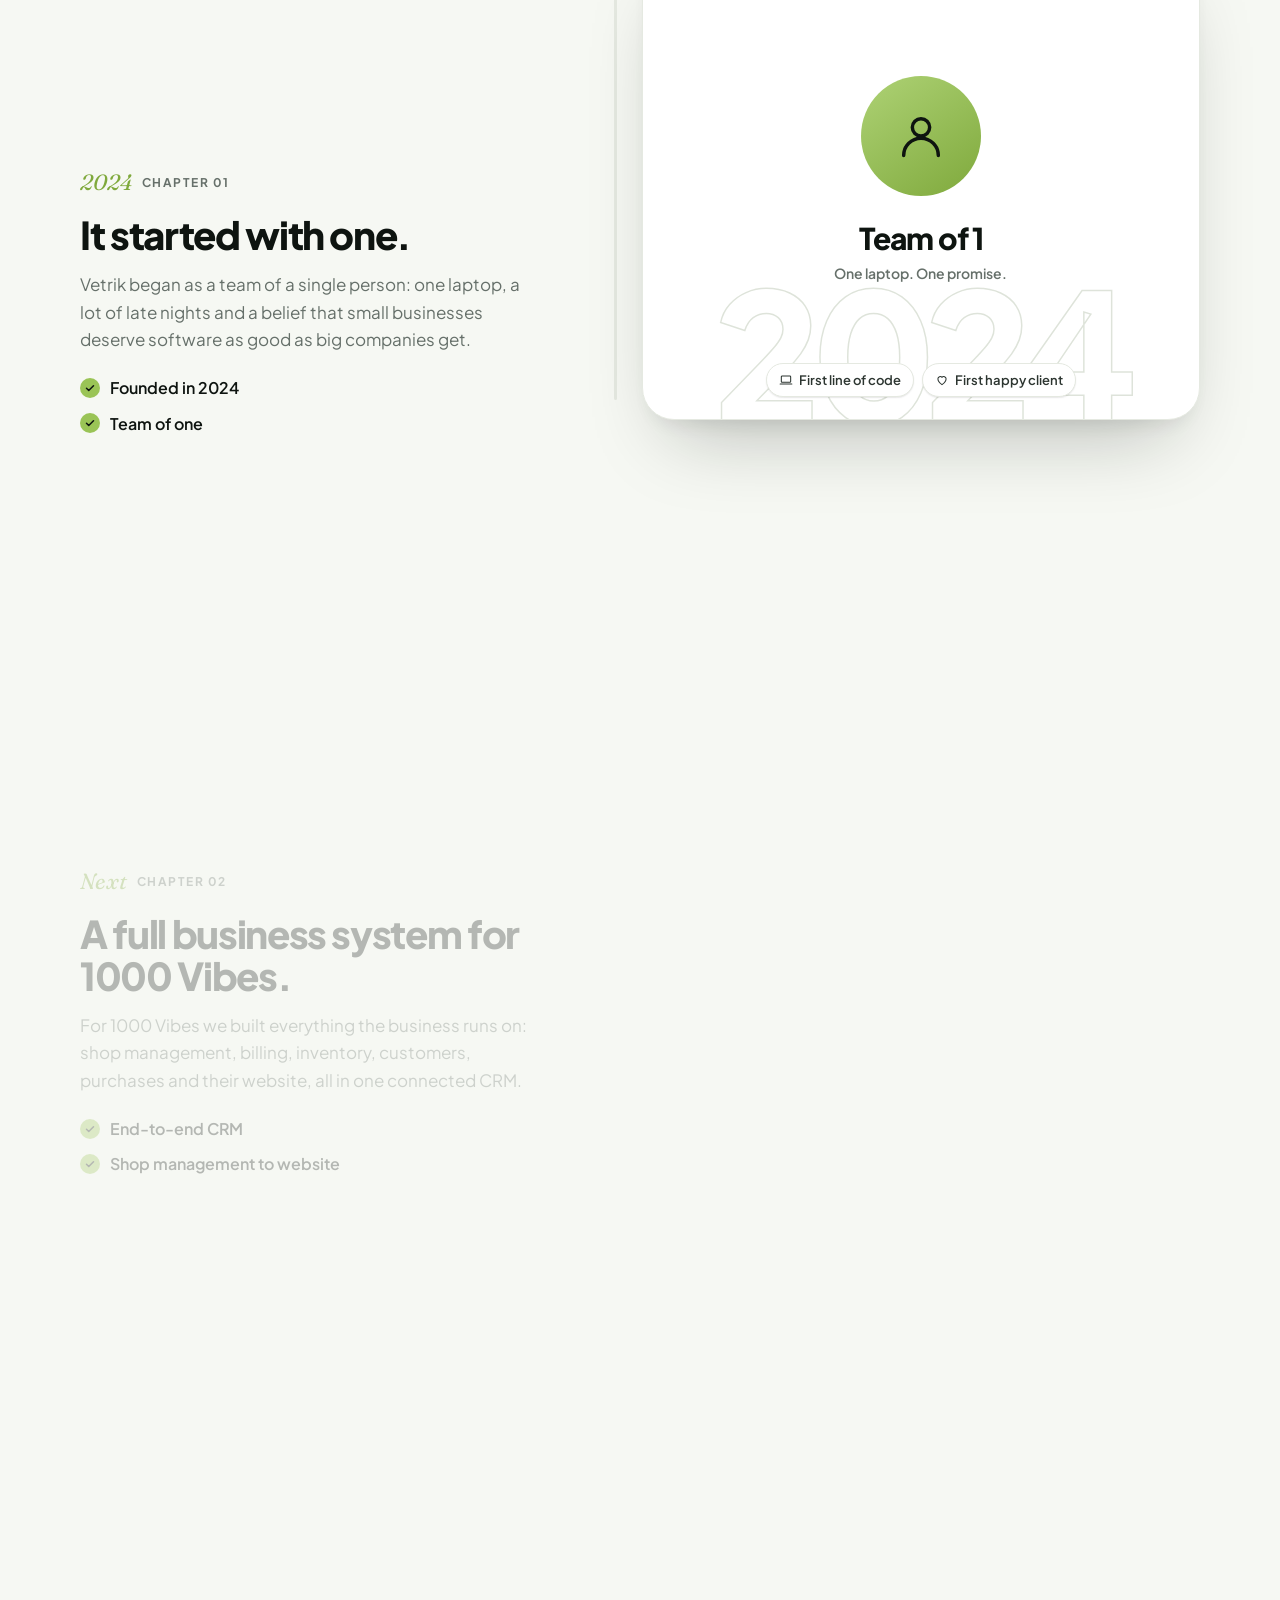
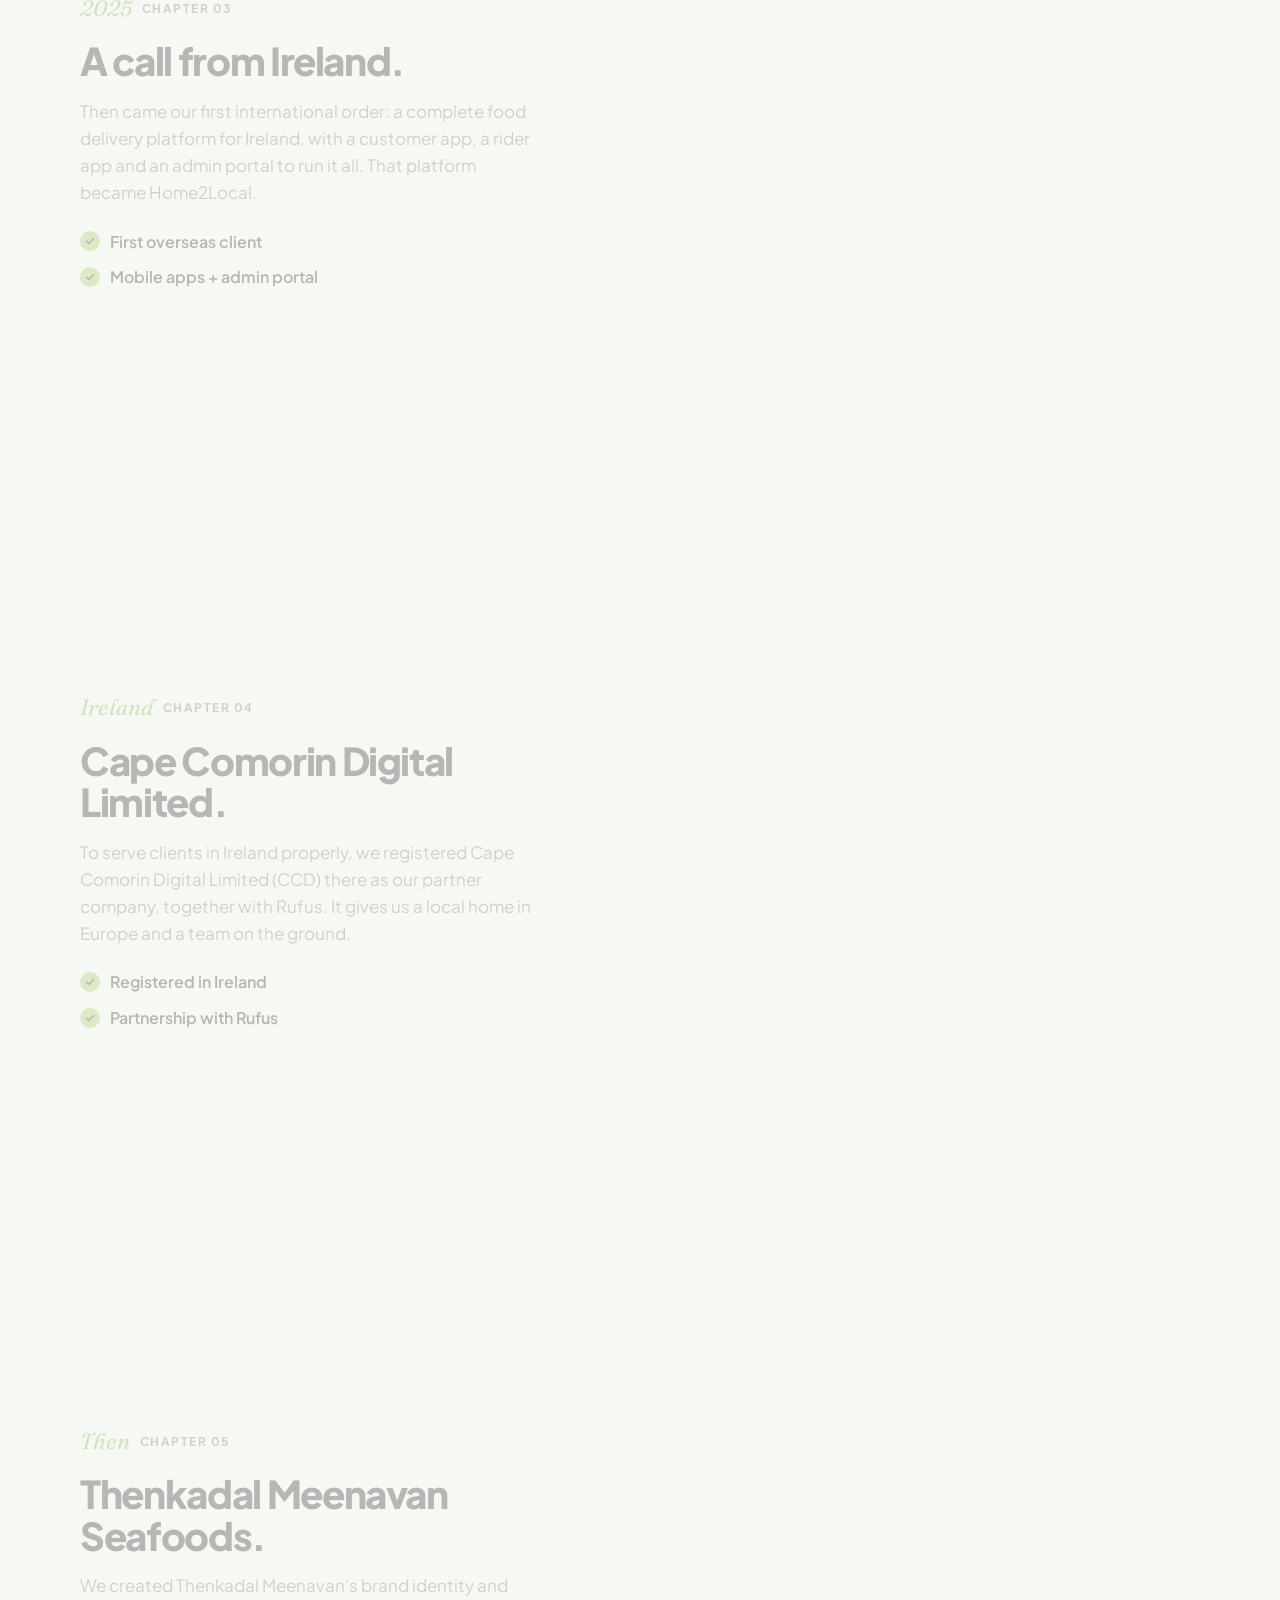
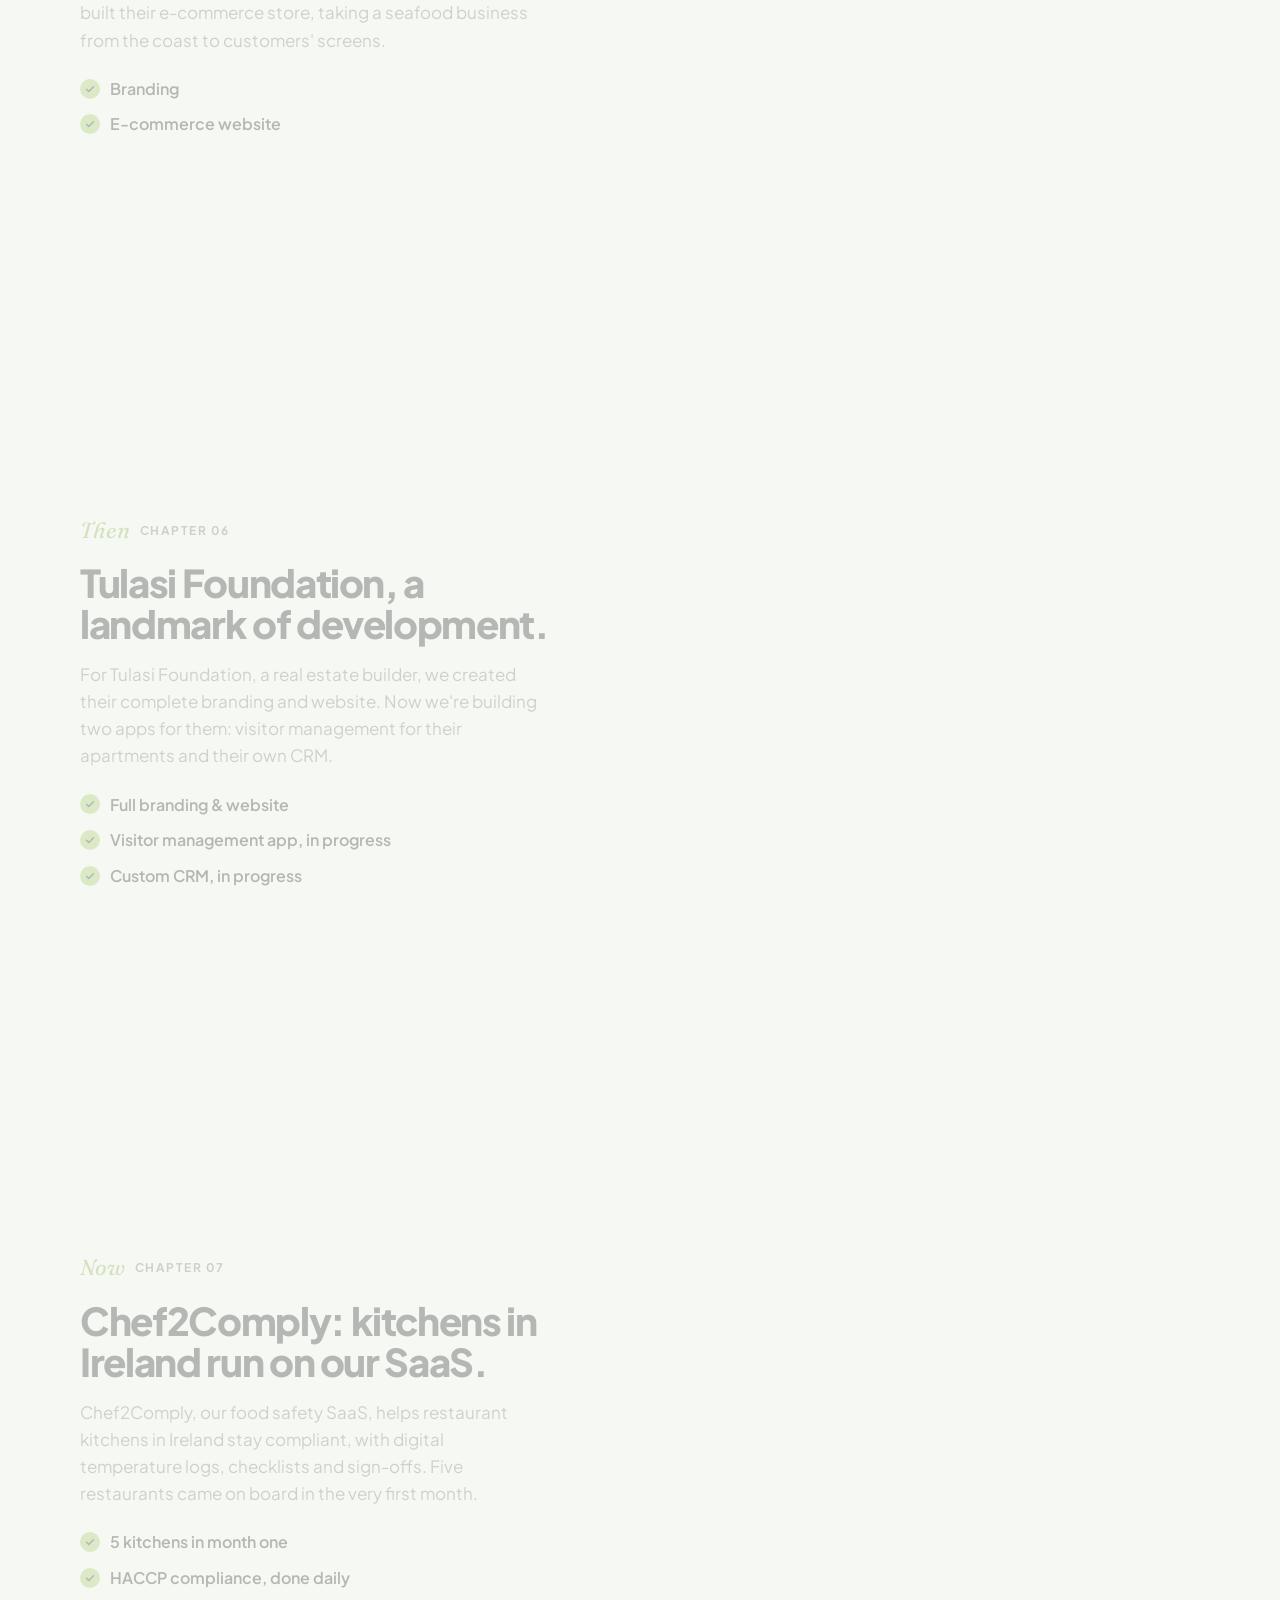
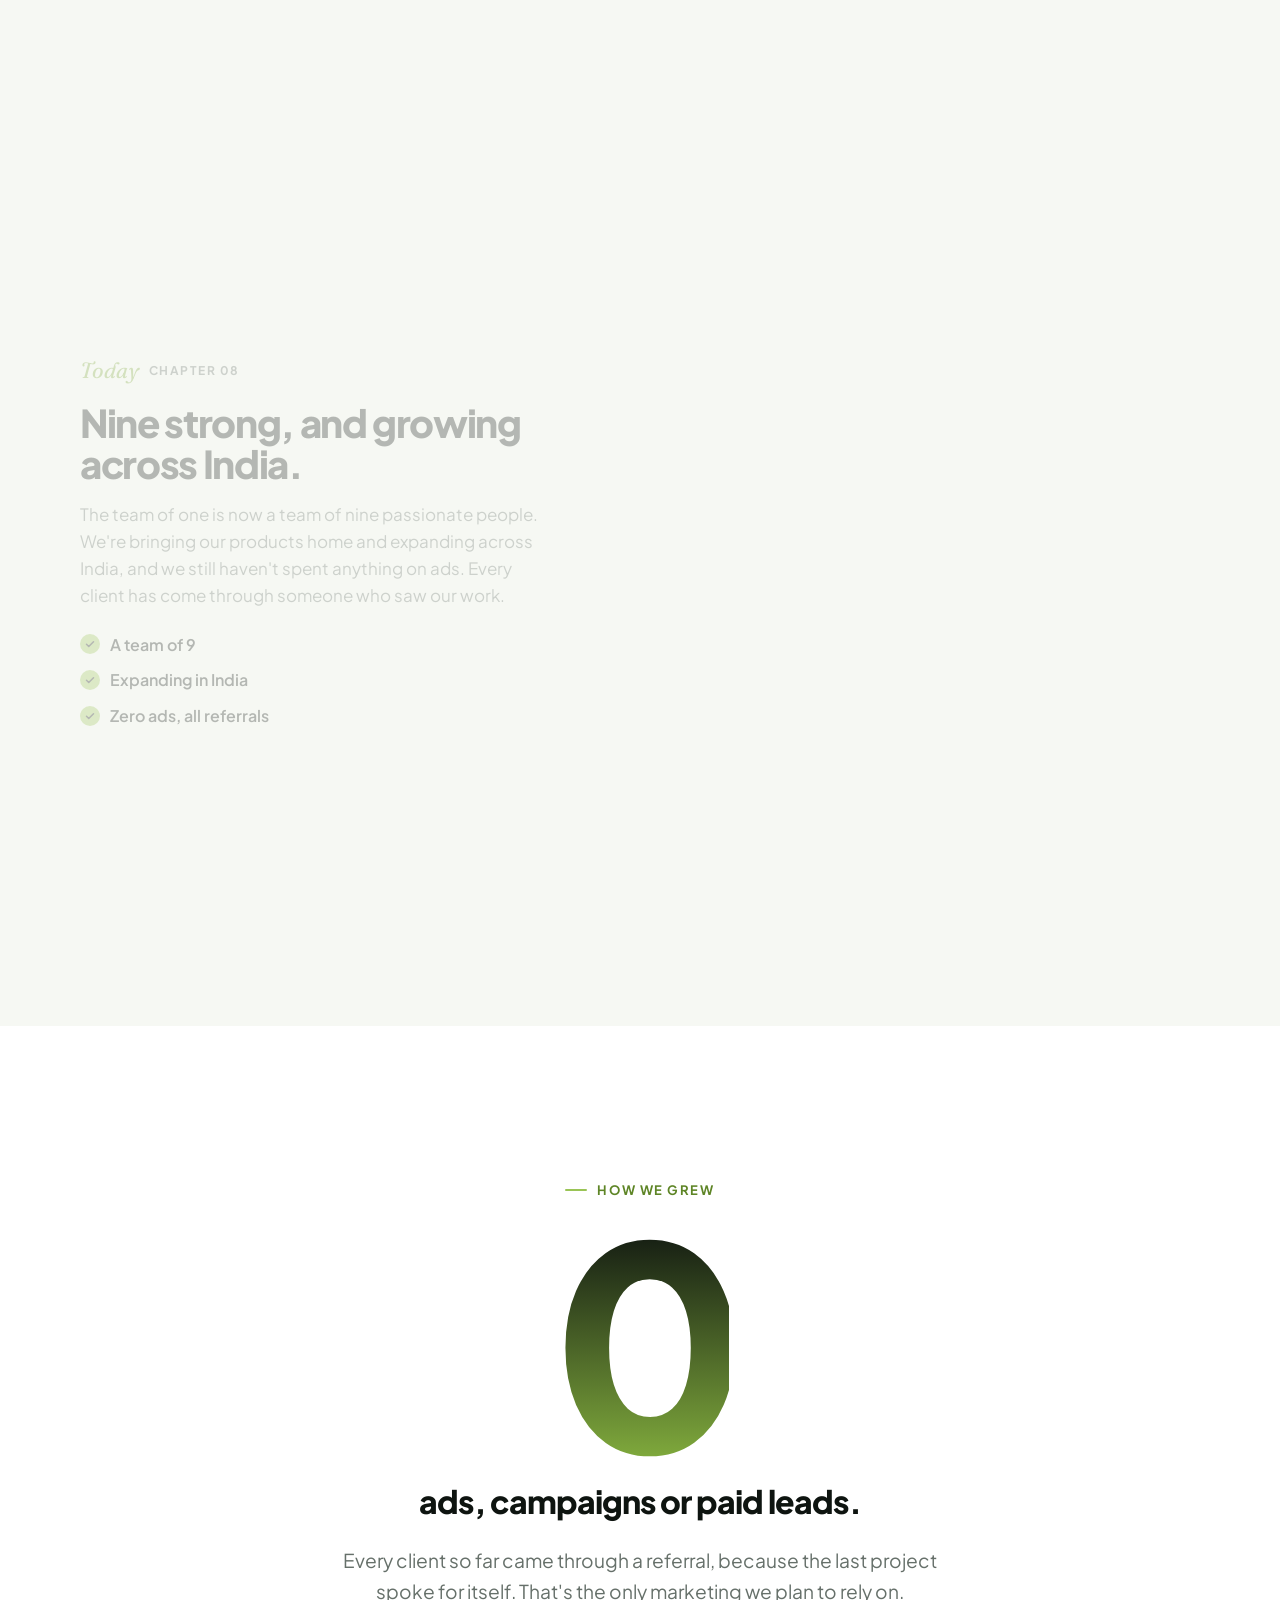
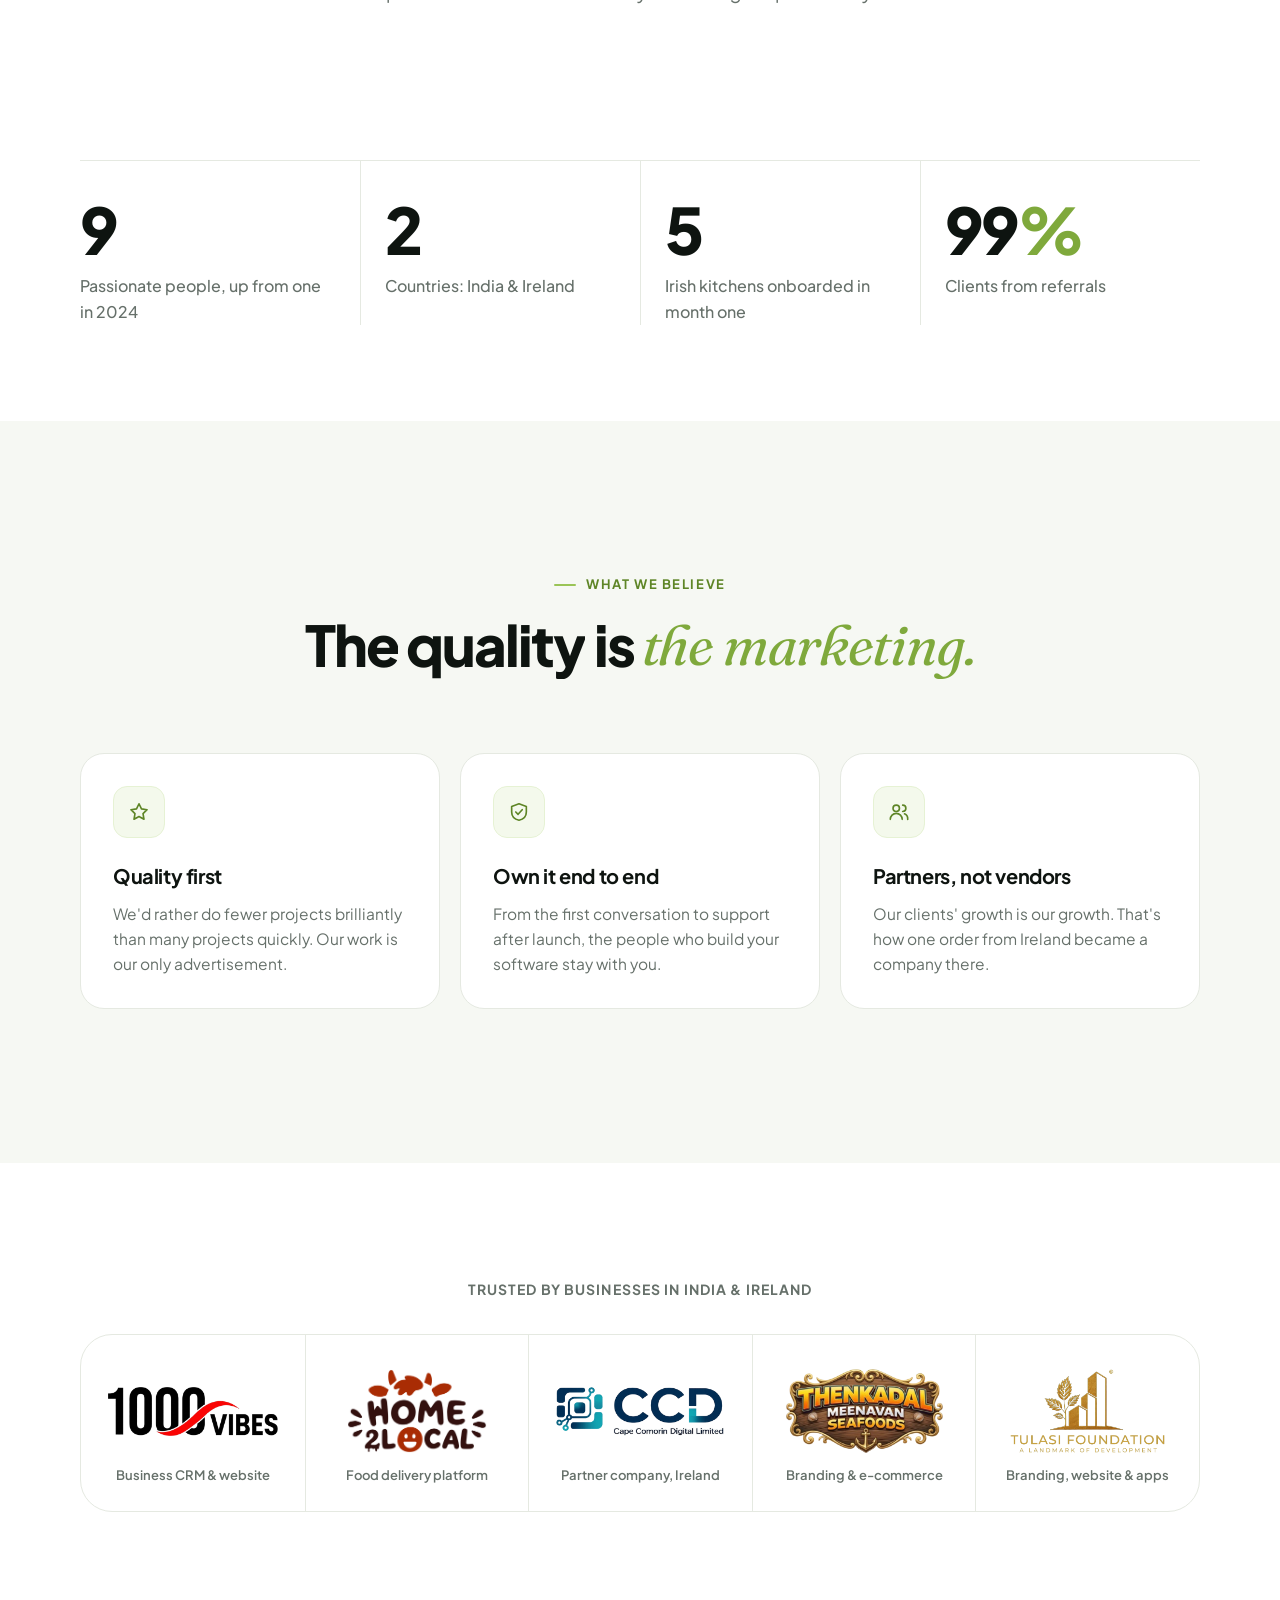
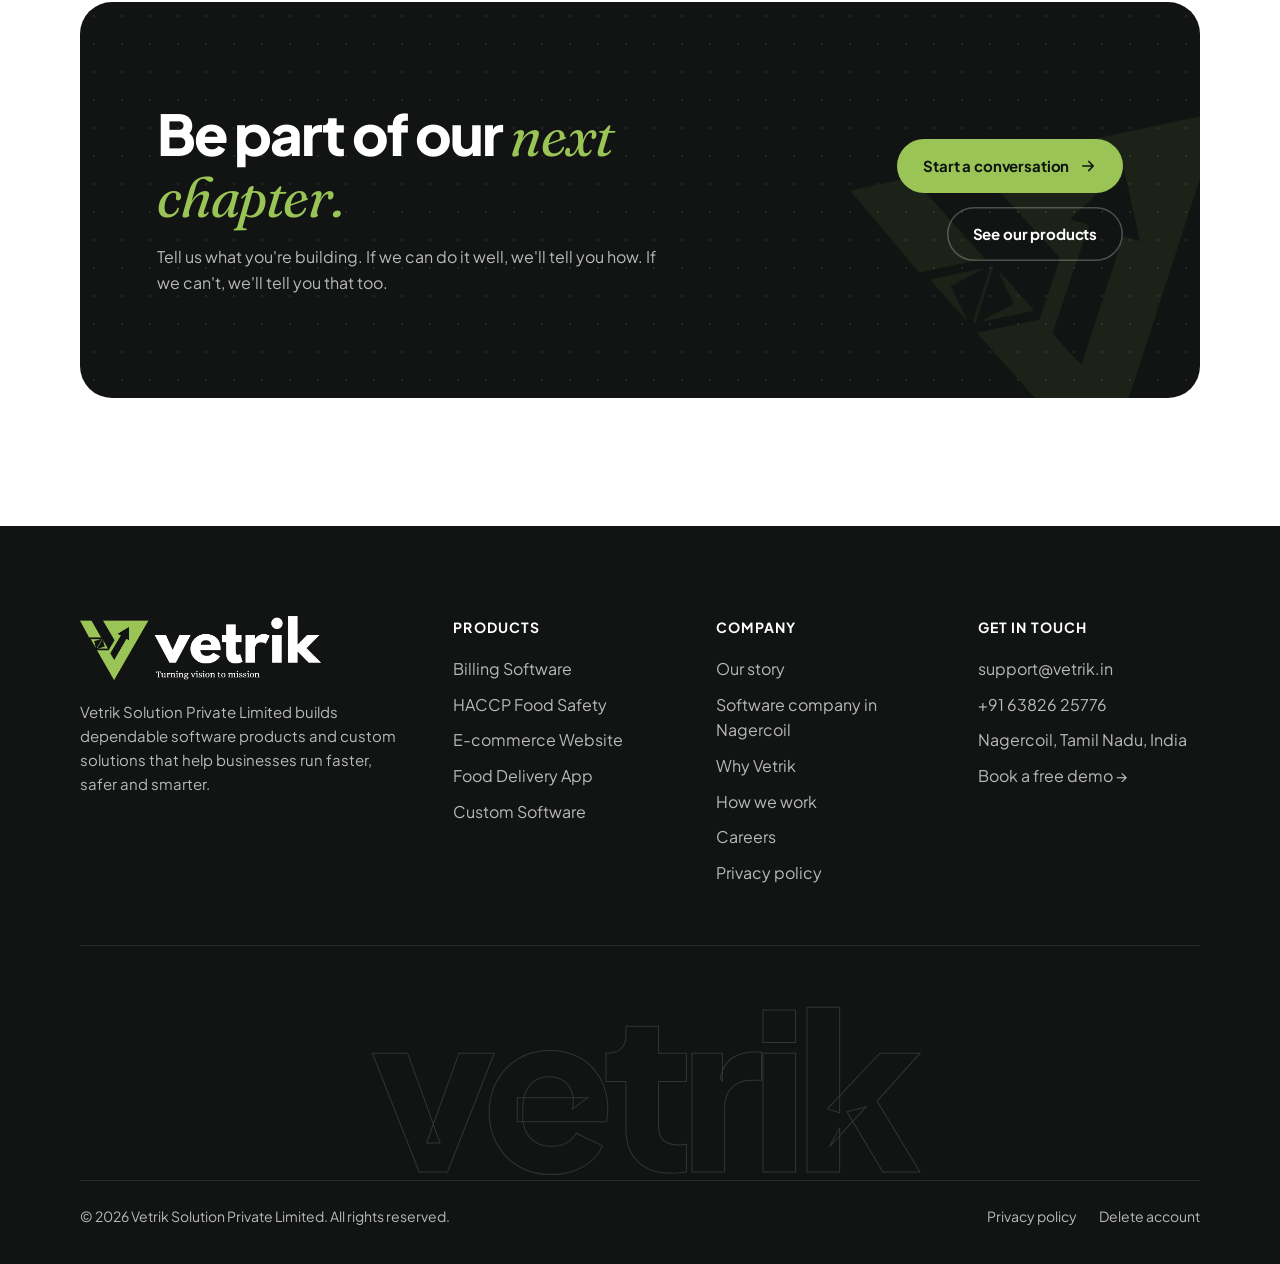
<file: about.html>
<!doctype html>
<html lang="en-IN">
<head>
<meta charset="utf-8">
<meta name="viewport" content="width=device-width, initial-scale=1">
<!-- seo -->
<title>About Vetrik | Software Company from Nagercoil, Tamil Nadu</title>
<meta name="description" content="How Vetrik grew from a team of one in Nagercoil in 2024 to a team of nine building software for businesses in India and Ireland, with every client won through referrals.">
<link rel="canonical" href="https://www.vetrik.in/about.html">
<meta name="robots" content="index, follow, max-image-preview:large">
<meta name="geo.region" content="IN-TN">
<meta name="geo.placename" content="Nagercoil">
<meta property="og:type" content="website">
<meta property="og:site_name" content="Vetrik">
<meta property="og:locale" content="en_IN">
<meta property="og:url" content="https://www.vetrik.in/about.html">
<meta property="og:title" content="About Vetrik | Software Company from Nagercoil, Tamil Nadu">
<meta property="og:description" content="How Vetrik grew from a team of one in Nagercoil in 2024 to a team of nine building software for businesses in India and Ireland, with every client won through referrals.">
<meta property="og:image" content="https://www.vetrik.in/assets/img/og-image.png">
<meta property="og:image:width" content="1200">
<meta property="og:image:height" content="630">
<meta name="twitter:card" content="summary_large_image">
<meta name="twitter:title" content="About Vetrik | Software Company from Nagercoil, Tamil Nadu">
<meta name="twitter:description" content="How Vetrik grew from a team of one in Nagercoil in 2024 to a team of nine building software for businesses in India and Ireland, with every client won through referrals.">
<meta name="twitter:image" content="https://www.vetrik.in/assets/img/og-image.png">
<script type="application/ld+json">
{
 "@context": "https://schema.org",
 "@graph": [
  {
   "@type": [
    "ProfessionalService",
    "Organization"
   ],
   "@id": "https://www.vetrik.in/#organization",
   "name": "Vetrik Solution Private Limited",
   "alternateName": "Vetrik",
   "url": "https://www.vetrik.in/",
   "logo": "https://www.vetrik.in/assets/img/logo-dark-text.png",
   "image": "https://www.vetrik.in/assets/img/og-image.png",
   "description": "Software company in Nagercoil building billing software, HACCP food safety software, mobile apps, websites and custom software.",
   "telephone": "+91-63826-25776",
   "email": "support@vetrik.in",
   "slogan": "Turning vision to mission",
   "address": {
    "@type": "PostalAddress",
    "addressLocality": "Nagercoil",
    "addressRegion": "Tamil Nadu",
    "addressCountry": "IN"
   },
   "priceRange": "₹₹",
   "foundingDate": "2024",
   "areaServed": [
    {
     "@type": "City",
     "name": "Nagercoil"
    },
    {
     "@type": "City",
     "name": "Kanyakumari"
    },
    {
     "@type": "City",
     "name": "Marthandam"
    },
    {
     "@type": "City",
     "name": "Tirunelveli"
    },
    {
     "@type": "City",
     "name": "Thoothukudi"
    },
    {
     "@type": "Country",
     "name": "India"
    },
    {
     "@type": "Country",
     "name": "Ireland"
    }
   ],
   "knowsAbout": [
    "Billing software",
    "GST billing",
    "Point of sale software",
    "HACCP software",
    "Mobile app development",
    "E-commerce website development",
    "Custom software development"
   ]
  },
  {
   "@type": "BreadcrumbList",
   "itemListElement": [
    {
     "@type": "ListItem",
     "position": 1,
     "name": "Home",
     "item": "https://www.vetrik.in/"
    },
    {
     "@type": "ListItem",
     "position": 2,
     "name": "About us",
     "item": "https://www.vetrik.in/about.html"
    }
   ]
  }
 ]
}
</script>
<!-- /seo -->
<meta name="theme-color" content="#ffffff">
<link rel="icon" type="image/png" href="assets/img/favicon.png">
<link rel="preconnect" href="https://fonts.googleapis.com">
<link rel="preconnect" href="https://fonts.gstatic.com" crossorigin>
<link href="https://fonts.googleapis.com/css2?family=Fraunces:ital,opsz,wght@0,9..144,400;1,9..144,400&family=Plus+Jakarta+Sans:wght@400;500;600;700;800&display=swap" rel="stylesheet">
<link rel="stylesheet" href="assets/css/style.css">
</head>
<body>

<div class="progress" aria-hidden="true"></div>
<header class="header">
  <div class="container header__inner">
    <a class="brand" href="index.html" aria-label="Vetrik — home"><img src="assets/img/logo-nav-dark.png" alt="Vetrik" width="451" height="120"></a>
    <nav class="nav" aria-label="Primary">
      <a class="nav__link" href="index.html">Home</a>
      <div class="nav__item">
        <button class="nav__trigger" aria-haspopup="true">Products <svg width="16" height="16" viewBox="0 0 24 24" fill="none" stroke="currentColor" stroke-width="2" stroke-linecap="round" stroke-linejoin="round" aria-hidden="true"><path d="M6 9l6 6 6-6"/></svg></button>
        <div class="mega"><a class="mega__link" href="billing-software.html"><span class="mega__icon"><svg width="22" height="22" viewBox="0 0 24 24" fill="none" stroke="currentColor" stroke-width="1.8" stroke-linecap="round" stroke-linejoin="round" aria-hidden="true"><path d="M5 3h14v18l-3-2-2 2-2-2-2 2-2-2-3 2z"/><path d="M9 8h6M9 12h6M9 16h3"/></svg></span><span><span class="mega__title">Billing Software</span><span class="mega__desc" style="display:block">GST-ready POS & invoicing for retail and restaurants</span></span></a><a class="mega__link" href="haccp-software.html"><span class="mega__icon"><svg width="22" height="22" viewBox="0 0 24 24" fill="none" stroke="currentColor" stroke-width="1.8" stroke-linecap="round" stroke-linejoin="round" aria-hidden="true"><path d="M12 3l8 3v6c0 5-3.5 8-8 9-4.5-1-8-4-8-9V6z"/><path d="M8.5 12l2.5 2.5 4.5-5"/></svg></span><span><span class="mega__title">HACCP Food Safety</span><span class="mega__desc" style="display:block">Digital CCP logs, checklists & audit-ready reports</span></span></a><a class="mega__link" href="ecommerce-website.html"><span class="mega__icon"><svg width="22" height="22" viewBox="0 0 24 24" fill="none" stroke="currentColor" stroke-width="1.8" stroke-linecap="round" stroke-linejoin="round" aria-hidden="true"><circle cx="9" cy="20" r="1.5"/><circle cx="18" cy="20" r="1.5"/><path d="M2 3h3l2.5 12h11l2-8H6.2"/></svg></span><span><span class="mega__title">E-commerce Website</span><span class="mega__desc" style="display:block">Your own branded online store, app-ready</span></span></a><a class="mega__link" href="food-delivery-app.html"><span class="mega__icon"><svg width="22" height="22" viewBox="0 0 24 24" fill="none" stroke="currentColor" stroke-width="1.8" stroke-linecap="round" stroke-linejoin="round" aria-hidden="true"><path d="M2 6h12v10H2zM14 10h4l3 3v3h-7"/><circle cx="6" cy="18" r="2"/><circle cx="17" cy="18" r="2"/></svg></span><span><span class="mega__title">Food Delivery App</span><span class="mega__desc" style="display:block">Customer app, rider app & admin portal</span></span></a><a class="mega__link" href="custom-software.html"><span class="mega__icon"><svg width="22" height="22" viewBox="0 0 24 24" fill="none" stroke="currentColor" stroke-width="1.8" stroke-linecap="round" stroke-linejoin="round" aria-hidden="true"><path d="M8 7l-5 5 5 5M16 7l5 5-5 5M14 4l-4 16"/></svg></span><span><span class="mega__title">Custom Software</span><span class="mega__desc" style="display:block">Tailor-made web, mobile & business systems</span></span></a></div>
      </div>
      <a class="nav__link" href="custom-software.html">Custom Software</a>
      <a class="nav__link is-active" href="about.html">About us</a>
      <a class="nav__link" href="contact.html">Contact</a>
    </nav>
    <div class="header__cta">
      <a class="btn btn--sm" href="contact.html" data-magnetic>Book a demo <span class="arrow"><svg width="16" height="16" viewBox="0 0 24 24" fill="none" stroke="currentColor" stroke-width="2.2" stroke-linecap="round" stroke-linejoin="round" aria-hidden="true"><path d="M5 12h14M13 6l6 6-6 6"/></svg></span></a>
      <button class="burger" aria-label="Open menu" aria-expanded="false"><span></span><span></span></button>
    </div>
  </div>
</header>
<nav class="mobile-menu" aria-label="Mobile">
  <a href="index.html">Home<small>Back to the start</small></a>
  <a href="about.html">About us<small>Our journey so far</small></a>
  <a href="billing-software.html">Billing Software<small>GST-ready POS & invoicing for retail and restaurants</small></a><a href="haccp-software.html">HACCP Food Safety<small>Digital CCP logs, checklists & audit-ready reports</small></a><a href="ecommerce-website.html">E-commerce Website<small>Your own branded online store, app-ready</small></a><a href="food-delivery-app.html">Food Delivery App<small>Customer app, rider app & admin portal</small></a><a href="custom-software.html">Custom Software<small>Tailor-made web, mobile & business systems</small></a>
  <a href="contact.html">Contact<small>Talk to our team</small></a>
</nav>
<main>

<!-- ================= HERO ================= -->
<section class="about-hero">
  <div class="dots"></div>
  <div class="orb" data-orb style="width:520px;height:520px;left:calc(50% - 260px);top:80px"></div>
  <div class="about-hero__year" aria-hidden="true" data-parallax="-0.15">2024</div>
  <div class="container hero__content">
    <span class="eyebrow eyebrow--pill" data-reveal="down">Our story</span>
    <h1 class="h-display hero__title" data-split>Built one project <span class="serif">at a time.</span></h1>
    <p class="lead" data-reveal="up" style="--delay:450ms">This is how one person with a laptop in 2024 became a passionate team of nine working with businesses in India and Ireland, without a single ad.</p>
    <a class="scroll-hint" href="#journey" data-reveal="up" style="--delay:700ms"><span></span>Scroll the journey</a>
  </div>
</section>

<!-- ================= OPENING ================= -->
<section class="section" style="padding-top:clamp(40px,6vw,80px)">
  <div class="container">
    <span class="eyebrow" data-reveal="up">Where it began</span>
    <p class="statement" data-statement style="margin-top:28px">We started with <mark>one promise:</mark> build software so well that the client tells someone else about it. Every chapter below happened because <mark>someone kept that promise going.</mark></p>
  </div>
</section>

<!-- ================= JOURNEY (sticky storytelling) ================= -->
<section class="section section--soft" id="journey" style="padding-bottom:0">
  <div class="container">
    <div class="section-head">
      <span class="eyebrow" data-reveal="up">The journey</span>
      <h2 class="h2" data-split>Eight chapters, <span class="serif accent">so far.</span></h2>
    </div>

    <div class="story story--about" data-story>
      <div class="story__steps">
        <div class="story__step">
          <div class="chapter-year">2024 <em>Chapter 01</em></div>
          <h3>It started with one.</h3>
          <p>Vetrik began as a team of a single person: one laptop, a lot of late nights and a belief that small businesses deserve software as good as big companies get.</p>
          <ul><li><span class="check"><svg width="12" height="12" viewBox="0 0 24 24" fill="none" stroke="currentColor" stroke-width="3.0" stroke-linecap="round" stroke-linejoin="round" aria-hidden="true"><path d="M5 12.5l4.5 4.5L19 7.5"/></svg></span>Founded in 2024</li><li><span class="check"><svg width="12" height="12" viewBox="0 0 24 24" fill="none" stroke="currentColor" stroke-width="3.0" stroke-linecap="round" stroke-linejoin="round" aria-hidden="true"><path d="M5 12.5l4.5 4.5L19 7.5"/></svg></span>Team of one</li></ul>
        </div>
        <div class="story__step">
          <div class="chapter-year">Next <em>Chapter 02</em></div>
          <h3>A full business system for 1000 Vibes.</h3>
          <p>For 1000 Vibes we built everything the business runs on: shop management, billing, inventory, customers, purchases and their website, all in one connected CRM.</p>
          <ul><li><span class="check"><svg width="12" height="12" viewBox="0 0 24 24" fill="none" stroke="currentColor" stroke-width="3.0" stroke-linecap="round" stroke-linejoin="round" aria-hidden="true"><path d="M5 12.5l4.5 4.5L19 7.5"/></svg></span>End-to-end CRM</li><li><span class="check"><svg width="12" height="12" viewBox="0 0 24 24" fill="none" stroke="currentColor" stroke-width="3.0" stroke-linecap="round" stroke-linejoin="round" aria-hidden="true"><path d="M5 12.5l4.5 4.5L19 7.5"/></svg></span>Shop management to website</li></ul>
        </div>
        <div class="story__step">
          <div class="chapter-year">2025 <em>Chapter 03</em></div>
          <h3>A call from Ireland.</h3>
          <p>Then came our first international order: a complete food delivery platform for Ireland, with a customer app, a rider app and an admin portal to run it all. That platform became Home2Local.</p>
          <ul><li><span class="check"><svg width="12" height="12" viewBox="0 0 24 24" fill="none" stroke="currentColor" stroke-width="3.0" stroke-linecap="round" stroke-linejoin="round" aria-hidden="true"><path d="M5 12.5l4.5 4.5L19 7.5"/></svg></span>First overseas client</li><li><span class="check"><svg width="12" height="12" viewBox="0 0 24 24" fill="none" stroke="currentColor" stroke-width="3.0" stroke-linecap="round" stroke-linejoin="round" aria-hidden="true"><path d="M5 12.5l4.5 4.5L19 7.5"/></svg></span>Mobile apps + admin portal</li></ul>
        </div>
        <div class="story__step">
          <div class="chapter-year">Ireland <em>Chapter 04</em></div>
          <h3>Cape Comorin Digital Limited.</h3>
          <p>To serve clients in Ireland properly, we registered Cape Comorin Digital Limited (CCD) there as our partner company, together with Rufus. It gives us a local home in Europe and a team on the ground.</p>
          <ul><li><span class="check"><svg width="12" height="12" viewBox="0 0 24 24" fill="none" stroke="currentColor" stroke-width="3.0" stroke-linecap="round" stroke-linejoin="round" aria-hidden="true"><path d="M5 12.5l4.5 4.5L19 7.5"/></svg></span>Registered in Ireland</li><li><span class="check"><svg width="12" height="12" viewBox="0 0 24 24" fill="none" stroke="currentColor" stroke-width="3.0" stroke-linecap="round" stroke-linejoin="round" aria-hidden="true"><path d="M5 12.5l4.5 4.5L19 7.5"/></svg></span>Partnership with Rufus</li></ul>
        </div>
        <div class="story__step">
          <div class="chapter-year">Then <em>Chapter 05</em></div>
          <h3>Thenkadal Meenavan Seafoods.</h3>
          <p>We created Thenkadal Meenavan's brand identity and built their e-commerce store, taking a seafood business from the coast to customers' screens.</p>
          <ul><li><span class="check"><svg width="12" height="12" viewBox="0 0 24 24" fill="none" stroke="currentColor" stroke-width="3.0" stroke-linecap="round" stroke-linejoin="round" aria-hidden="true"><path d="M5 12.5l4.5 4.5L19 7.5"/></svg></span>Branding</li><li><span class="check"><svg width="12" height="12" viewBox="0 0 24 24" fill="none" stroke="currentColor" stroke-width="3.0" stroke-linecap="round" stroke-linejoin="round" aria-hidden="true"><path d="M5 12.5l4.5 4.5L19 7.5"/></svg></span>E-commerce website</li></ul>
        </div>
        <div class="story__step">
          <div class="chapter-year">Then <em>Chapter 06</em></div>
          <h3>Tulasi Foundation, a landmark of development.</h3>
          <p>For Tulasi Foundation, a real estate builder, we created their complete branding and website. Now we're building two apps for them: visitor management for their apartments and their own CRM.</p>
          <ul><li><span class="check"><svg width="12" height="12" viewBox="0 0 24 24" fill="none" stroke="currentColor" stroke-width="3.0" stroke-linecap="round" stroke-linejoin="round" aria-hidden="true"><path d="M5 12.5l4.5 4.5L19 7.5"/></svg></span>Full branding &amp; website</li><li><span class="check"><svg width="12" height="12" viewBox="0 0 24 24" fill="none" stroke="currentColor" stroke-width="3.0" stroke-linecap="round" stroke-linejoin="round" aria-hidden="true"><path d="M5 12.5l4.5 4.5L19 7.5"/></svg></span>Visitor management app, in progress</li><li><span class="check"><svg width="12" height="12" viewBox="0 0 24 24" fill="none" stroke="currentColor" stroke-width="3.0" stroke-linecap="round" stroke-linejoin="round" aria-hidden="true"><path d="M5 12.5l4.5 4.5L19 7.5"/></svg></span>Custom CRM, in progress</li></ul>
        </div>
        <div class="story__step">
          <div class="chapter-year">Now <em>Chapter 07</em></div>
          <h3>Chef2Comply: kitchens in Ireland run on our SaaS.</h3>
          <p>Chef2Comply, our food safety SaaS, helps restaurant kitchens in Ireland stay compliant, with digital temperature logs, checklists and sign-offs. Five restaurants came on board in the very first month.</p>
          <ul><li><span class="check"><svg width="12" height="12" viewBox="0 0 24 24" fill="none" stroke="currentColor" stroke-width="3.0" stroke-linecap="round" stroke-linejoin="round" aria-hidden="true"><path d="M5 12.5l4.5 4.5L19 7.5"/></svg></span>5 kitchens in month one</li><li><span class="check"><svg width="12" height="12" viewBox="0 0 24 24" fill="none" stroke="currentColor" stroke-width="3.0" stroke-linecap="round" stroke-linejoin="round" aria-hidden="true"><path d="M5 12.5l4.5 4.5L19 7.5"/></svg></span>HACCP compliance, done daily</li></ul>
        </div>
        <div class="story__step">
          <div class="chapter-year">Today <em>Chapter 08</em></div>
          <h3>Nine strong, and growing across India.</h3>
          <p>The team of one is now a team of nine passionate people. We're bringing our products home and expanding across India, and we still haven't spent anything on ads. Every client has come through someone who saw our work.</p>
          <ul><li><span class="check"><svg width="12" height="12" viewBox="0 0 24 24" fill="none" stroke="currentColor" stroke-width="3.0" stroke-linecap="round" stroke-linejoin="round" aria-hidden="true"><path d="M5 12.5l4.5 4.5L19 7.5"/></svg></span>A team of 9</li><li><span class="check"><svg width="12" height="12" viewBox="0 0 24 24" fill="none" stroke="currentColor" stroke-width="3.0" stroke-linecap="round" stroke-linejoin="round" aria-hidden="true"><path d="M5 12.5l4.5 4.5L19 7.5"/></svg></span>Expanding in India</li><li><span class="check"><svg width="12" height="12" viewBox="0 0 24 24" fill="none" stroke="currentColor" stroke-width="3.0" stroke-linecap="round" stroke-linejoin="round" aria-hidden="true"><path d="M5 12.5l4.5 4.5L19 7.5"/></svg></span>Zero ads, all referrals</li></ul>
        </div>
      </div>

      <div class="story__visual">
        <div class="story__progress"><span></span></div>

        <!-- 01: team of one -->
        <div class="story__screen"><div class="scene">
          <div class="scene__bg-year">2024</div>
          <div class="solo">
            <div class="solo__avatar pop"><svg width="52" height="52" viewBox="0 0 24 24" fill="none" stroke="currentColor" stroke-width="1.6" stroke-linecap="round" stroke-linejoin="round" aria-hidden="true"><circle cx="12" cy="8" r="4"/><path d="M4 21a8 8 0 0 1 16 0"/></svg></div>
            <div class="solo__label pop" style="--d:200ms">Team of 1<small>One laptop. One promise.</small></div>
          </div>
          <div class="scene__caption"><span class="tag pop" style="--d:350ms"><svg width="14" height="14" viewBox="0 0 24 24" fill="none" stroke="currentColor" stroke-width="1.8" stroke-linecap="round" stroke-linejoin="round" aria-hidden="true"><rect x="4" y="5" width="16" height="11" rx="1.5"/><path d="M2 19h20"/></svg> First line of code</span><span class="tag pop" style="--d:450ms"><svg width="14" height="14" viewBox="0 0 24 24" fill="none" stroke="currentColor" stroke-width="1.8" stroke-linecap="round" stroke-linejoin="round" aria-hidden="true"><path d="M12 20s-7-4.4-7-10a4 4 0 0 1 7-2.6A4 4 0 0 1 19 10c0 5.6-7 10-7 10z"/></svg> First happy client</span></div>
        </div></div>

        <!-- 02: 1000 Vibes CRM -->
        <div class="story__screen"><div class="scene">
          <div class="modules-scene">
            <img class="modules-scene__logo pop" src="assets/img/clients/1000-vibes.png" alt="1000 Vibes" width="600" height="172" loading="lazy">
            <div class="mod-grid">
              <span class="pop" style="--d:150ms"><svg width="20" height="20" viewBox="0 0 24 24" fill="none" stroke="currentColor" stroke-width="1.8" stroke-linecap="round" stroke-linejoin="round" aria-hidden="true"><path d="M4 9l1.5-5h13L20 9M4 9h16v11H4zM4 9a2.7 2.7 0 0 0 5.3 0 2.7 2.7 0 0 0 5.4 0 2.7 2.7 0 0 0 5.3 0"/><path d="M10 20v-5h4v5"/></svg>Shop management</span>
              <span class="pop" style="--d:230ms"><svg width="20" height="20" viewBox="0 0 24 24" fill="none" stroke="currentColor" stroke-width="1.8" stroke-linecap="round" stroke-linejoin="round" aria-hidden="true"><path d="M5 3h14v18l-3-2-2 2-2-2-2 2-2-2-3 2z"/><path d="M9 8h6M9 12h6M9 16h3"/></svg>Billing &amp; POS</span>
              <span class="pop" style="--d:310ms"><svg width="20" height="20" viewBox="0 0 24 24" fill="none" stroke="currentColor" stroke-width="1.8" stroke-linecap="round" stroke-linejoin="round" aria-hidden="true"><path d="M3 7.5l9-4.5 9 4.5v9L12 21l-9-4.5z"/><path d="M3 7.5l9 4.5 9-4.5M12 12v9"/></svg>Inventory</span>
              <span class="pop" style="--d:390ms"><svg width="20" height="20" viewBox="0 0 24 24" fill="none" stroke="currentColor" stroke-width="1.8" stroke-linecap="round" stroke-linejoin="round" aria-hidden="true"><circle cx="9" cy="8" r="3.5"/><path d="M2.5 20a6.5 6.5 0 0 1 13 0M16 4.5a3.5 3.5 0 0 1 0 7M18 14a6 6 0 0 1 3.5 6"/></svg>Customers</span>
              <span class="pop" style="--d:470ms"><svg width="20" height="20" viewBox="0 0 24 24" fill="none" stroke="currentColor" stroke-width="1.8" stroke-linecap="round" stroke-linejoin="round" aria-hidden="true"><path d="M2 6h12v10H2zM14 10h4l3 3v3h-7"/><circle cx="6" cy="18" r="2"/><circle cx="17" cy="18" r="2"/></svg>Purchases</span>
              <span class="pop" style="--d:550ms"><svg width="20" height="20" viewBox="0 0 24 24" fill="none" stroke="currentColor" stroke-width="1.8" stroke-linecap="round" stroke-linejoin="round" aria-hidden="true"><circle cx="12" cy="12" r="9"/><path d="M3 12h18M12 3a14 14 0 0 1 0 18M12 3a14 14 0 0 0 0 18"/></svg>Website</span>
            </div>
            <span class="tag pop" style="--d:700ms">One connected CRM</span>
          </div>
        </div></div>

        <!-- 03: India -> Ireland -->
        <div class="story__screen"><div class="scene scene--tint">
          <svg class="flight" viewBox="0 0 500 380" preserveAspectRatio="xMidYMid meet" aria-hidden="true">
            <path class="flight__draw" d="M400 300 C 380 130, 220 40, 100 90"/>
            <path class="flight__path" id="flightPath" d="M400 300 C 380 130, 220 40, 100 90"/>
            <circle cx="100" cy="90" r="16" fill="#9ac456" opacity=".3"/><circle cx="100" cy="90" r="8" fill="#5e8526"/>
            <circle cx="400" cy="300" r="16" fill="#0e1410" opacity=".12"/><circle cx="400" cy="300" r="8" fill="#0e1410"/>
            <text x="100" y="60" text-anchor="middle">Ireland</text>
            <text x="400" y="340" text-anchor="middle">India</text>
            <text class="sub" x="400" y="358" text-anchor="middle">Nagercoil</text>
            <g>
              <path d="M-9 -7 L11 0 L-9 7 L-4 0 Z" fill="#0e1410"/>
              <animateMotion dur="4.5s" repeatCount="indefinite" rotate="auto" keyPoints="0;1" keyTimes="0;1" calcMode="linear"><mpath href="#flightPath"/></animateMotion>
            </g>
          </svg>
          <div class="order-card pop" style="--d:500ms">
            <img src="assets/img/home2local-logo.png" alt="Home2Local" width="600" height="362" loading="lazy">
            <div><b>Food delivery platform</b><small>Customer app · Rider app · Admin portal</small></div>
          </div>
        </div></div>

        <!-- 04: CCD partnership -->
        <div class="story__screen"><div class="scene scene--dark">
          <div class="scene__bg-year">IE</div>
          <div style="display:grid;gap:22px;justify-items:center;width:100%">
            <div class="partner">
              <div class="co pop">
                <img class="co__logo" src="assets/img/logo-nav-dark.png" alt="Vetrik" width="451" height="120">
                <b>Vetrik Solution Private Limited</b>
                <span class="flag flag--in" aria-label="India"><i style="background:#ff9933"></i><i style="background:#fff"></i><i style="background:#138808"></i></span>
              </div>
              <div class="link-line"><span></span><i><svg width="18" height="18" viewBox="0 0 24 24" fill="none" stroke="currentColor" stroke-width="2.0" stroke-linecap="round" stroke-linejoin="round" aria-hidden="true"><path d="M10 14a4 4 0 0 0 5.7 0l3-3a4 4 0 0 0-5.7-5.7l-1 1"/><path d="M14 10a4 4 0 0 0-5.7 0l-3 3a4 4 0 0 0 5.7 5.7l1-1"/></svg></i></div>
              <div class="co pop" style="--d:250ms">
                <img class="co__logo" src="assets/img/clients/ccd-logo.png" alt="Cape Comorin Digital Limited (CCD)" width="600" height="182">
                <b>Registered in Ireland</b>
                <span class="flag" aria-label="Ireland"><i style="background:#169b62"></i><i style="background:#fff"></i><i style="background:#ff883e"></i></span>
              </div>
            </div>
            <span class="tag pop" style="--d:600ms"><svg width="14" height="14" viewBox="0 0 24 24" fill="none" stroke="currentColor" stroke-width="1.8" stroke-linecap="round" stroke-linejoin="round" aria-hidden="true"><circle cx="9" cy="8" r="3.5"/><path d="M2.5 20a6.5 6.5 0 0 1 13 0M16 4.5a3.5 3.5 0 0 1 0 7M18 14a6 6 0 0 1 3.5 6"/></svg> Partnership with Rufus · Ireland</span>
          </div>
        </div></div>

        <!-- 05: Thenkadal Meenavan -->
        <div class="story__screen"><div class="scene" style="background:linear-gradient(#fff 55%,#eaf3fb)">
          <img class="thenkadal-logo pop" src="assets/img/clients/thenkadal-meenavan.png" alt="Thenkadal Meenavan Seafoods" width="520" height="278" loading="lazy">
          <div class="sea" aria-hidden="true">
            <svg viewBox="0 0 800 100" preserveAspectRatio="none"><path d="M0 40 Q100 10 200 40 T400 40 T600 40 T800 40 V100 H0Z" fill="#cfe3f3"/></svg>
            <svg viewBox="0 0 800 100" preserveAspectRatio="none"><path d="M0 55 Q100 30 200 55 T400 55 T600 55 T800 55 V100 H0Z" fill="#a9cdea"/></svg>
          </div>
          <div class="scene__caption"><span class="tag pop" style="--d:300ms"><svg width="14" height="14" viewBox="0 0 24 24" fill="none" stroke="currentColor" stroke-width="1.8" stroke-linecap="round" stroke-linejoin="round" aria-hidden="true"><path d="M12 3l2.7 5.6 6.1.9-4.4 4.3 1 6.1L12 17l-5.4 2.9 1-6.1L3.2 9.5l6.1-.9z"/></svg> Brand identity</span><span class="tag pop" style="--d:420ms"><svg width="14" height="14" viewBox="0 0 24 24" fill="none" stroke="currentColor" stroke-width="1.8" stroke-linecap="round" stroke-linejoin="round" aria-hidden="true"><circle cx="9" cy="20" r="1.5"/><circle cx="18" cy="20" r="1.5"/><path d="M2 3h3l2.5 12h11l2-8H6.2"/></svg> E-commerce store</span></div>
        </div></div>

        <!-- 06: Tulasi Foundation -->
        <div class="story__screen"><div class="scene scene--gold">
          <div class="tulasi">
            <img class="tulasi__logo pop" src="assets/img/clients/tulasi-foundation.png" alt="Tulasi Foundation" width="600" height="326" loading="lazy">
            <div class="tulasi__done pop" style="--d:200ms">
              <span class="chip chip--ok">✓ Branding</span><span class="chip chip--ok">✓ Website</span>
            </div>
            <div class="tulasi__cards">
              <div class="tcard pop" style="--d:350ms">
                <span class="tcard__icon"><svg width="20" height="20" viewBox="0 0 24 24" fill="none" stroke="currentColor" stroke-width="1.8" stroke-linecap="round" stroke-linejoin="round" aria-hidden="true"><circle cx="9" cy="8" r="3.5"/><path d="M2.5 20a6.5 6.5 0 0 1 13 0M16 4.5a3.5 3.5 0 0 1 0 7M18 14a6 6 0 0 1 3.5 6"/></svg></span>
                <b>Visitor management app</b><small>Apartment entry &amp; security</small>
                <span class="chip chip--warn">In progress</span>
                <span class="tcard__build"><i></i></span>
              </div>
              <div class="tcard pop" style="--d:500ms">
                <span class="tcard__icon"><svg width="20" height="20" viewBox="0 0 24 24" fill="none" stroke="currentColor" stroke-width="1.8" stroke-linecap="round" stroke-linejoin="round" aria-hidden="true"><path d="M12 3l9 5-9 5-9-5z"/><path d="M3 13l9 5 9-5"/></svg></span>
                <b>Custom CRM</b><small>Sales, leads &amp; customers</small>
                <span class="chip chip--warn">In progress</span>
                <span class="tcard__build"><i></i></span>
              </div>
            </div>
          </div>
        </div></div>

        <!-- 07: kitchens onboarded -->
        <div class="story__screen"><div class="scene scene--tint">
          <div class="kitchens">
            <div class="kitchens__count pop">5<small>restaurant kitchens onboarded in the first month</small></div>
            <div class="kitchens__grid">
              <span class="kitchen" style="--d:200ms"><svg width="22" height="22" viewBox="0 0 24 24" fill="none" stroke="currentColor" stroke-width="1.8" stroke-linecap="round" stroke-linejoin="round" aria-hidden="true"><path d="M7 14a4 4 0 1 1 1.5-7.7A4.5 4.5 0 0 1 16.5 6 4 4 0 1 1 17 14z"/><path d="M7 14v6h10v-6M7 17h10"/></svg></span>
              <span class="kitchen" style="--d:400ms"><svg width="22" height="22" viewBox="0 0 24 24" fill="none" stroke="currentColor" stroke-width="1.8" stroke-linecap="round" stroke-linejoin="round" aria-hidden="true"><path d="M7 14a4 4 0 1 1 1.5-7.7A4.5 4.5 0 0 1 16.5 6 4 4 0 1 1 17 14z"/><path d="M7 14v6h10v-6M7 17h10"/></svg></span>
              <span class="kitchen" style="--d:600ms"><svg width="22" height="22" viewBox="0 0 24 24" fill="none" stroke="currentColor" stroke-width="1.8" stroke-linecap="round" stroke-linejoin="round" aria-hidden="true"><path d="M7 14a4 4 0 1 1 1.5-7.7A4.5 4.5 0 0 1 16.5 6 4 4 0 1 1 17 14z"/><path d="M7 14v6h10v-6M7 17h10"/></svg></span>
              <span class="kitchen" style="--d:800ms"><svg width="22" height="22" viewBox="0 0 24 24" fill="none" stroke="currentColor" stroke-width="1.8" stroke-linecap="round" stroke-linejoin="round" aria-hidden="true"><path d="M7 14a4 4 0 1 1 1.5-7.7A4.5 4.5 0 0 1 16.5 6 4 4 0 1 1 17 14z"/><path d="M7 14v6h10v-6M7 17h10"/></svg></span>
              <span class="kitchen" style="--d:1000ms"><svg width="22" height="22" viewBox="0 0 24 24" fill="none" stroke="currentColor" stroke-width="1.8" stroke-linecap="round" stroke-linejoin="round" aria-hidden="true"><path d="M7 14a4 4 0 1 1 1.5-7.7A4.5 4.5 0 0 1 16.5 6 4 4 0 1 1 17 14z"/><path d="M7 14v6h10v-6M7 17h10"/></svg></span>
            </div>
            <span class="tag pop" style="--d:1100ms"><svg width="14" height="14" viewBox="0 0 24 24" fill="none" stroke="currentColor" stroke-width="1.8" stroke-linecap="round" stroke-linejoin="round" aria-hidden="true"><path d="M12 3l8 3v6c0 5-3.5 8-8 9-4.5-1-8-4-8-9V6z"/><path d="M8.5 12l2.5 2.5 4.5-5"/></svg> Chef2Comply · HACCP compliance · Ireland</span>
          </div>
        </div></div>

        <!-- 08: team of nine -->
        <div class="story__screen"><div class="scene scene--dark">
          <div class="team9">
            <div class="team9__grid">
              <span class="member" style="--d:150ms"><svg width="20" height="20" viewBox="0 0 24 24" fill="none" stroke="currentColor" stroke-width="1.8" stroke-linecap="round" stroke-linejoin="round" aria-hidden="true"><circle cx="12" cy="8" r="4"/><path d="M4 21a8 8 0 0 1 16 0"/></svg></span>
              <span class="member" style="--d:260ms"><svg width="20" height="20" viewBox="0 0 24 24" fill="none" stroke="currentColor" stroke-width="1.8" stroke-linecap="round" stroke-linejoin="round" aria-hidden="true"><circle cx="12" cy="8" r="4"/><path d="M4 21a8 8 0 0 1 16 0"/></svg></span>
              <span class="member" style="--d:370ms"><svg width="20" height="20" viewBox="0 0 24 24" fill="none" stroke="currentColor" stroke-width="1.8" stroke-linecap="round" stroke-linejoin="round" aria-hidden="true"><circle cx="12" cy="8" r="4"/><path d="M4 21a8 8 0 0 1 16 0"/></svg></span>
              <span class="member" style="--d:480ms"><svg width="20" height="20" viewBox="0 0 24 24" fill="none" stroke="currentColor" stroke-width="1.8" stroke-linecap="round" stroke-linejoin="round" aria-hidden="true"><circle cx="12" cy="8" r="4"/><path d="M4 21a8 8 0 0 1 16 0"/></svg></span>
              <span class="member" style="--d:590ms"><svg width="20" height="20" viewBox="0 0 24 24" fill="none" stroke="currentColor" stroke-width="1.8" stroke-linecap="round" stroke-linejoin="round" aria-hidden="true"><circle cx="12" cy="8" r="4"/><path d="M4 21a8 8 0 0 1 16 0"/></svg></span>
              <span class="member" style="--d:700ms"><svg width="20" height="20" viewBox="0 0 24 24" fill="none" stroke="currentColor" stroke-width="1.8" stroke-linecap="round" stroke-linejoin="round" aria-hidden="true"><circle cx="12" cy="8" r="4"/><path d="M4 21a8 8 0 0 1 16 0"/></svg></span>
              <span class="member" style="--d:810ms"><svg width="20" height="20" viewBox="0 0 24 24" fill="none" stroke="currentColor" stroke-width="1.8" stroke-linecap="round" stroke-linejoin="round" aria-hidden="true"><circle cx="12" cy="8" r="4"/><path d="M4 21a8 8 0 0 1 16 0"/></svg></span>
              <span class="member" style="--d:920ms"><svg width="20" height="20" viewBox="0 0 24 24" fill="none" stroke="currentColor" stroke-width="1.8" stroke-linecap="round" stroke-linejoin="round" aria-hidden="true"><circle cx="12" cy="8" r="4"/><path d="M4 21a8 8 0 0 1 16 0"/></svg></span>
              <span class="member" style="--d:1030ms"><svg width="20" height="20" viewBox="0 0 24 24" fill="none" stroke="currentColor" stroke-width="1.8" stroke-linecap="round" stroke-linejoin="round" aria-hidden="true"><circle cx="12" cy="8" r="4"/><path d="M4 21a8 8 0 0 1 16 0"/></svg></span>
            </div>
            <div class="grow__title pop" style="--d:1200ms">From 1 to 9.<br><span>Next chapter: all of India.</span></div>
            <span class="zero-ads pop" style="--d:1400ms"><svg width="16" height="16" viewBox="0 0 24 24" fill="none" stroke="currentColor" stroke-width="2.2" stroke-linecap="round" stroke-linejoin="round" aria-hidden="true"><path d="M12 20s-7-4.4-7-10a4 4 0 0 1 7-2.6A4 4 0 0 1 19 10c0 5.6-7 10-7 10z"/></svg> ₹0 spent on ads</span>
          </div>
        </div></div>
      </div>
    </div>
  </div>
  <div style="height:14vh"></div>
</section>

<!-- ================= ZERO ADS ================= -->
<section class="section">
  <div class="container zero">
    <span class="eyebrow" data-reveal="up">How we grew</span>
    <div class="zero__num" data-reveal="scale">0</div>
    <div class="zero__label" data-reveal="up">ads, campaigns or paid leads.</div>
    <p class="lead" data-reveal="up">Every client so far came through a referral, because the last project spoke for itself. That's the only marketing we plan to rely on.</p>
  </div>
</section>

<!-- ================= NUMBERS ================= -->
<section class="section--tight" style="padding-top:0">
  <div class="container">
    <div class="stats" data-stagger="120">
      <div class="stat" data-reveal="up"><div class="stat__value"><span data-count="9">9</span></div><div class="stat__label">Passionate people, up from one in 2024</div></div>
      <div class="stat" data-reveal="up"><div class="stat__value"><span data-count="2">2</span></div><div class="stat__label">Countries: India &amp; Ireland</div></div>
      <div class="stat" data-reveal="up"><div class="stat__value"><span data-count="5">5</span></div><div class="stat__label">Irish kitchens onboarded in month one</div></div>
      <div class="stat" data-reveal="up"><div class="stat__value"><span data-count="100">100</span><em>%</em></div><div class="stat__label">Clients from referrals</div></div>
    </div>
  </div>
</section>

<!-- ================= VALUES ================= -->
<section class="section section--soft">
  <div class="container">
    <div class="section-head section-head--center">
      <span class="eyebrow" data-reveal="up">What we believe</span>
      <h2 class="h2" data-split>The quality is <span class="serif accent">the marketing.</span></h2>
    </div>
    <div class="grid-3" data-stagger="100">
      <div class="card" data-reveal="up"><div class="icon-box"><svg width="22" height="22" viewBox="0 0 24 24" fill="none" stroke="currentColor" stroke-width="1.8" stroke-linecap="round" stroke-linejoin="round" aria-hidden="true"><path d="M12 3l2.7 5.6 6.1.9-4.4 4.3 1 6.1L12 17l-5.4 2.9 1-6.1L3.2 9.5l6.1-.9z"/></svg></div><h3>Quality first</h3><p>We'd rather do fewer projects brilliantly than many projects quickly. Our work is our only advertisement.</p></div>
      <div class="card" data-reveal="up"><div class="icon-box"><svg width="22" height="22" viewBox="0 0 24 24" fill="none" stroke="currentColor" stroke-width="1.8" stroke-linecap="round" stroke-linejoin="round" aria-hidden="true"><path d="M12 3l8 3v6c0 5-3.5 8-8 9-4.5-1-8-4-8-9V6z"/><path d="M8.5 12l2.5 2.5 4.5-5"/></svg></div><h3>Own it end to end</h3><p>From the first conversation to support after launch, the people who build your software stay with you.</p></div>
      <div class="card" data-reveal="up"><div class="icon-box"><svg width="22" height="22" viewBox="0 0 24 24" fill="none" stroke="currentColor" stroke-width="1.8" stroke-linecap="round" stroke-linejoin="round" aria-hidden="true"><circle cx="9" cy="8" r="3.5"/><path d="M2.5 20a6.5 6.5 0 0 1 13 0M16 4.5a3.5 3.5 0 0 1 0 7M18 14a6 6 0 0 1 3.5 6"/></svg></div><h3>Partners, not vendors</h3><p>Our clients' growth is our growth. That's how one order from Ireland became a company there.</p></div>
    </div>
  </div>
</section>

<!-- Client logos live in assets/img/clients/ (one card per client). -->
<section class="clients" aria-label="Our clients and partners">
  <div class="container">
    <p class="clients__title" data-reveal="up">Trusted by businesses in India &amp; Ireland</p>
    <ul class="client-wall" data-stagger="90">
      <li class="client" data-reveal="up"><span class="client__logo"><img src="assets/img/clients/1000-vibes.png" alt="1000 Vibes" width="600" height="172" loading="lazy"></span><span class="client__what">Business CRM &amp; website</span></li>
      <li class="client" data-reveal="up"><span class="client__logo"><img src="assets/img/home2local-logo.png" alt="Home2Local" width="600" height="362" loading="lazy"></span><span class="client__what">Food delivery platform</span></li>
      <li class="client" data-reveal="up"><span class="client__logo"><img src="assets/img/clients/ccd-logo.png" alt="Cape Comorin Digital Limited" width="600" height="182" loading="lazy"></span><span class="client__what">Partner company, Ireland</span></li>
      <li class="client" data-reveal="up"><span class="client__logo"><img src="assets/img/clients/thenkadal-meenavan.png" alt="Thenkadal Meenavan Seafoods" width="520" height="278" loading="lazy"></span><span class="client__what">Branding &amp; e-commerce</span></li>
      <li class="client" data-reveal="up"><span class="client__logo"><img src="assets/img/clients/tulasi-foundation.png" alt="Tulasi Foundation" width="600" height="326" loading="lazy"></span><span class="client__what">Branding, website &amp; apps</span></li>
    </ul>
  </div>
</section>

<!-- ================= CTA ================= -->
<section class="container">
  <div class="cta" data-reveal="scale">
    <div class="dots"></div>
    <img class="cta__mark" src="assets/img/mark.png" alt="" aria-hidden="true">
    <div>
      <h2 class="h2">Be part of our <span class="serif" style="color:var(--brand)">next chapter.</span></h2>
      <p>Tell us what you're building. If we can do it well, we'll tell you how. If we can't, we'll tell you that too.</p>
    </div>
    <div class="btn-row">
      <a class="btn btn--brand" href="contact.html" data-magnetic>Start a conversation <span class="arrow"><svg width="18" height="18" viewBox="0 0 24 24" fill="none" stroke="currentColor" stroke-width="2.2" stroke-linecap="round" stroke-linejoin="round" aria-hidden="true"><path d="M5 12h14M13 6l6 6-6 6"/></svg></span></a>
      <a class="btn btn--ghost" href="index.html#products">See our products</a>
    </div>
  </div>
</section>

</main>
<footer class="footer">
  <div class="container">
    <div class="footer__top">
      <div>
        <a class="footer__logo" href="index.html"><img src="assets/img/logo-white-text.png" alt="Vetrik — Turning vision to mission" width="1841" height="489" loading="lazy"></a>
        <p class="footer__about">Vetrik Solution Private Limited builds dependable software products and custom solutions that help businesses run faster, safer and smarter.</p>
      </div>
      <div><h4>Products</h4><ul><li><a href="billing-software.html">Billing Software</a></li><li><a href="haccp-software.html">HACCP Food Safety</a></li><li><a href="ecommerce-website.html">E-commerce Website</a></li><li><a href="food-delivery-app.html">Food Delivery App</a></li><li><a href="custom-software.html">Custom Software</a></li></ul></div>
      <div><h4>Company</h4><ul>
        <li><a href="about.html">Our story</a></li>
        <li><a href="software-company-nagercoil.html">Software company in Nagercoil</a></li>
        <li><a href="index.html#why">Why Vetrik</a></li>
        <li><a href="index.html#process">How we work</a></li>
        <li><a href="contact.html">Careers</a></li>
        <li><a href="privacy-policy.html">Privacy policy</a></li>
      </ul></div>
      <div><h4>Get in touch</h4><ul>
        <li><a href="mailto:support@vetrik.in">support@vetrik.in</a></li>
        <li><a href="tel:+916382625776">+91 63826 25776</a></li>
        <li>Nagercoil, Tamil Nadu, India</li>
        <li><a href="contact.html">Book a free demo →</a></li>
      </ul></div>
    </div>
    <div class="footer__big" aria-hidden="true">vetrik</div>
    <div class="footer__bottom">
      <span>© <span data-year>2026</span> Vetrik Solution Private Limited. All rights reserved.</span>
      <span class="footer__legal"><a href="privacy-policy.html">Privacy policy</a><a href="delete-account.html">Delete account</a></span>
    </div>
  </div>
</footer>
<script src="assets/js/main.js" defer></script>
</body>
</html>
</file>
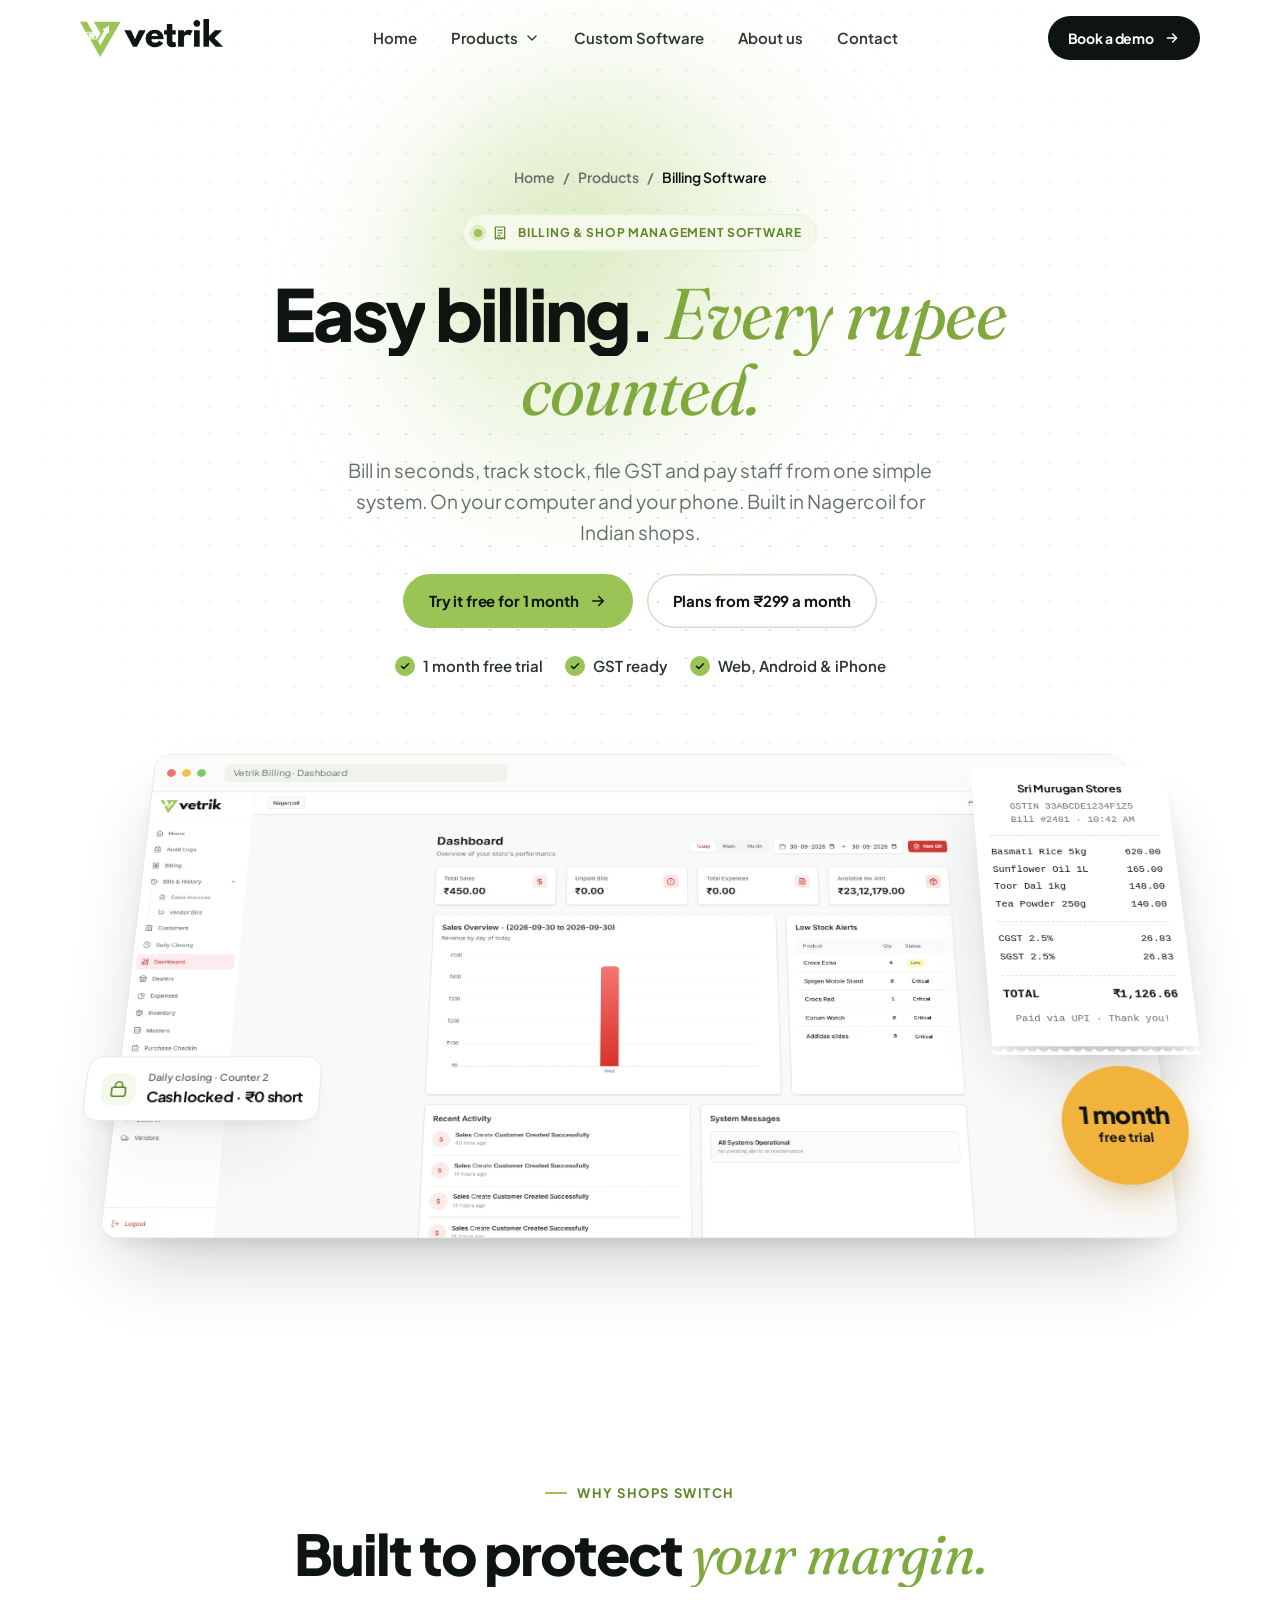
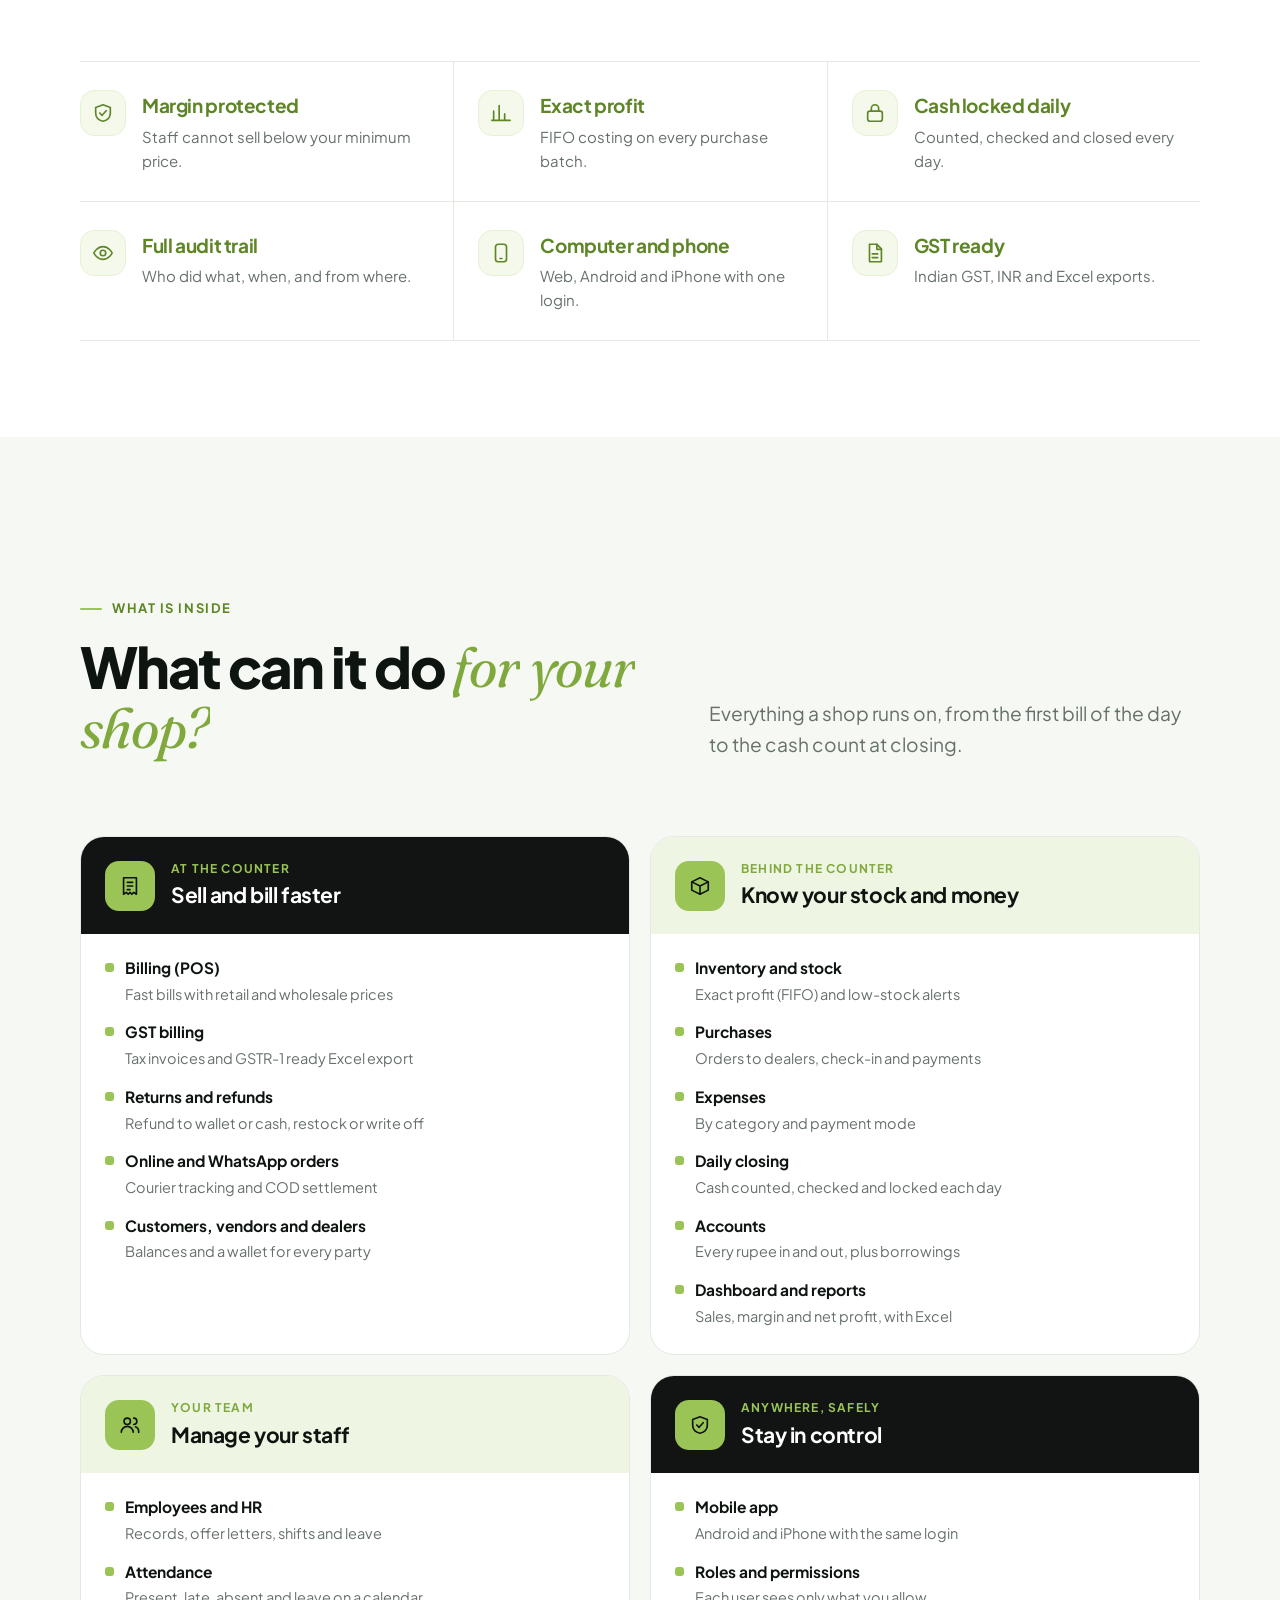
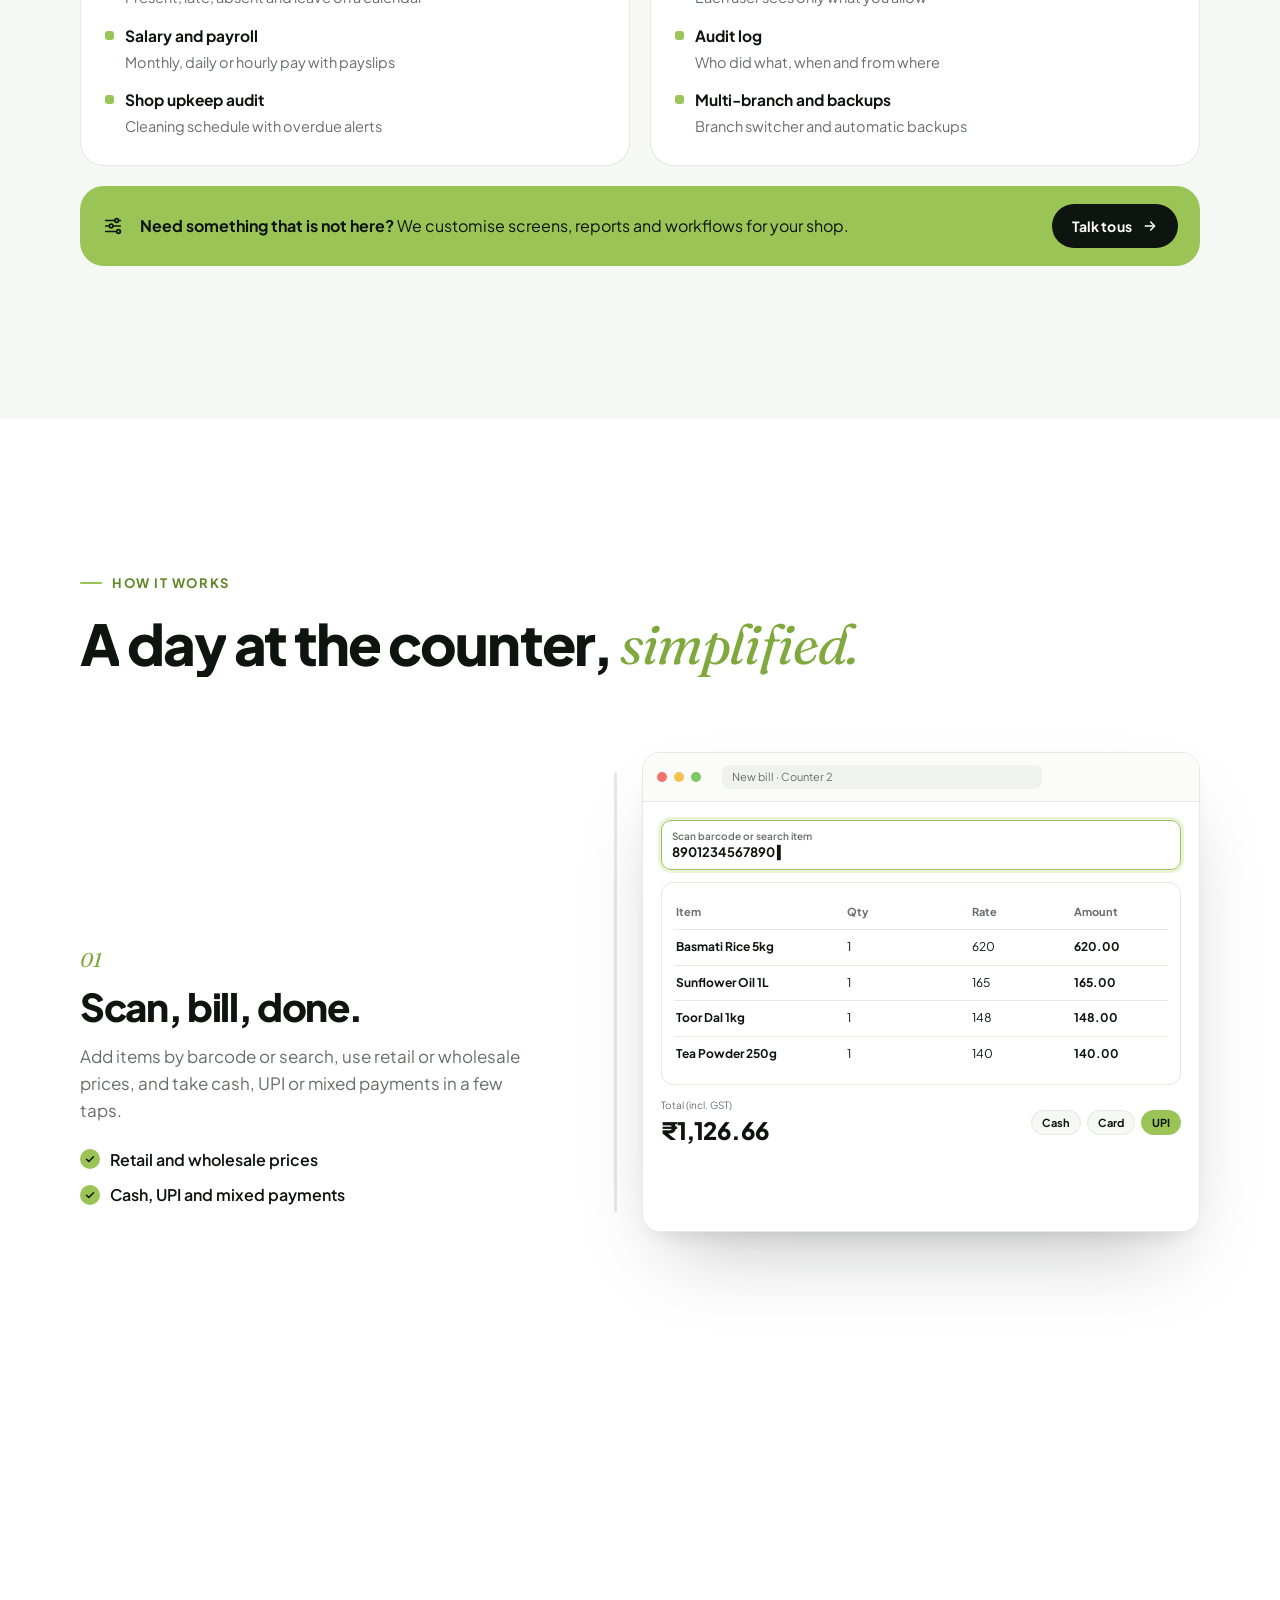
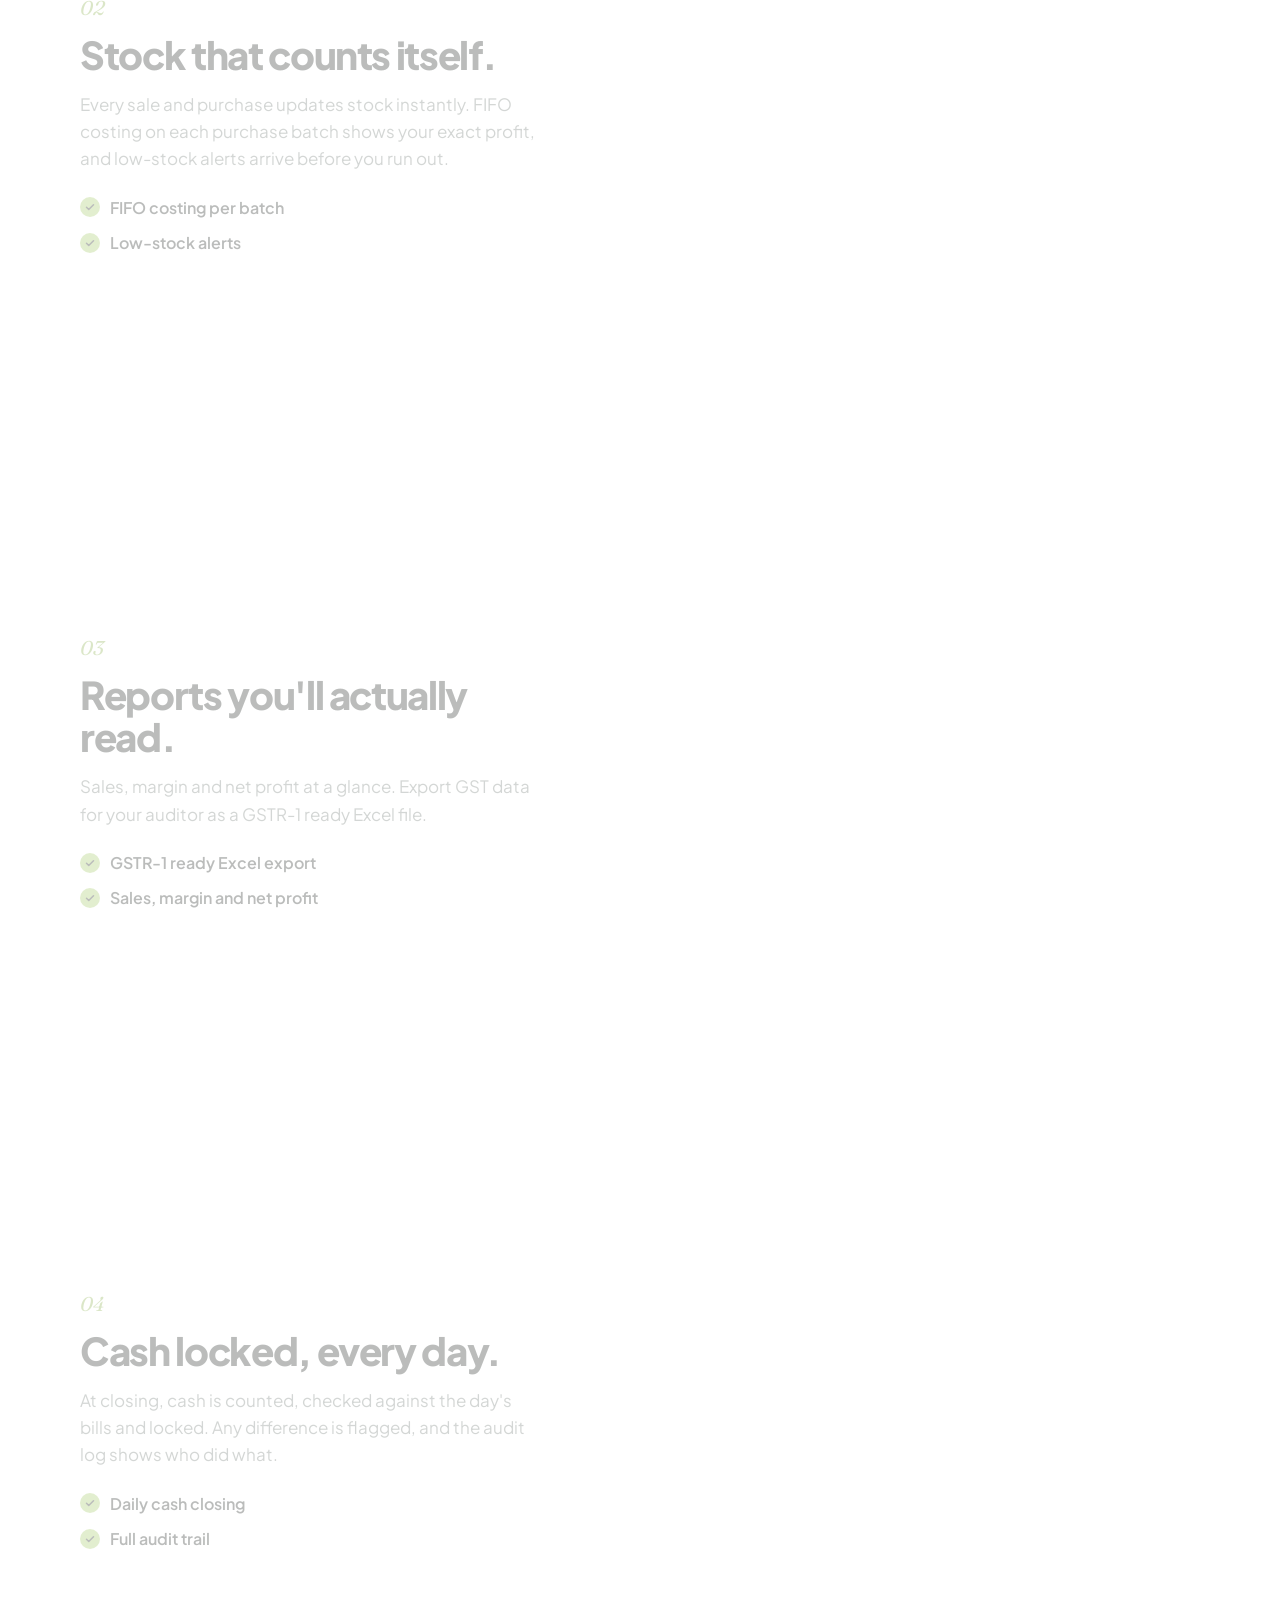
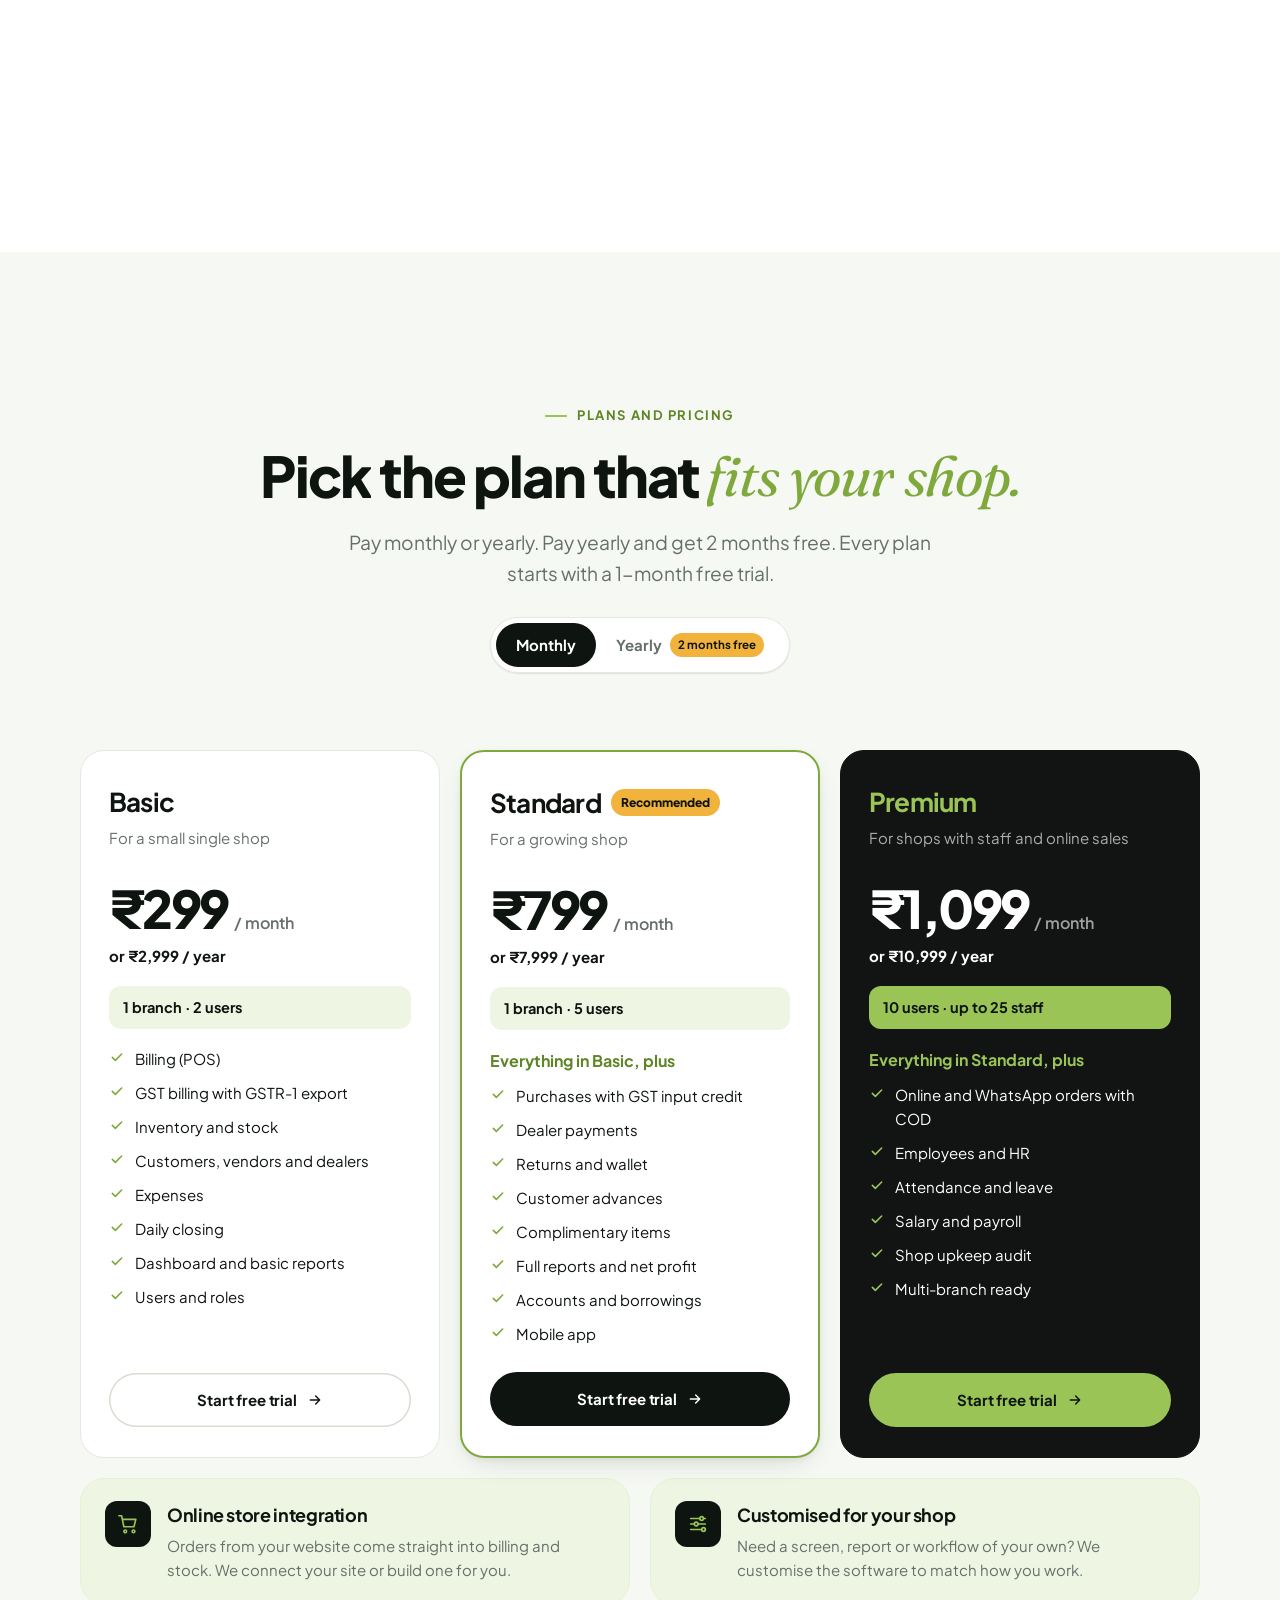
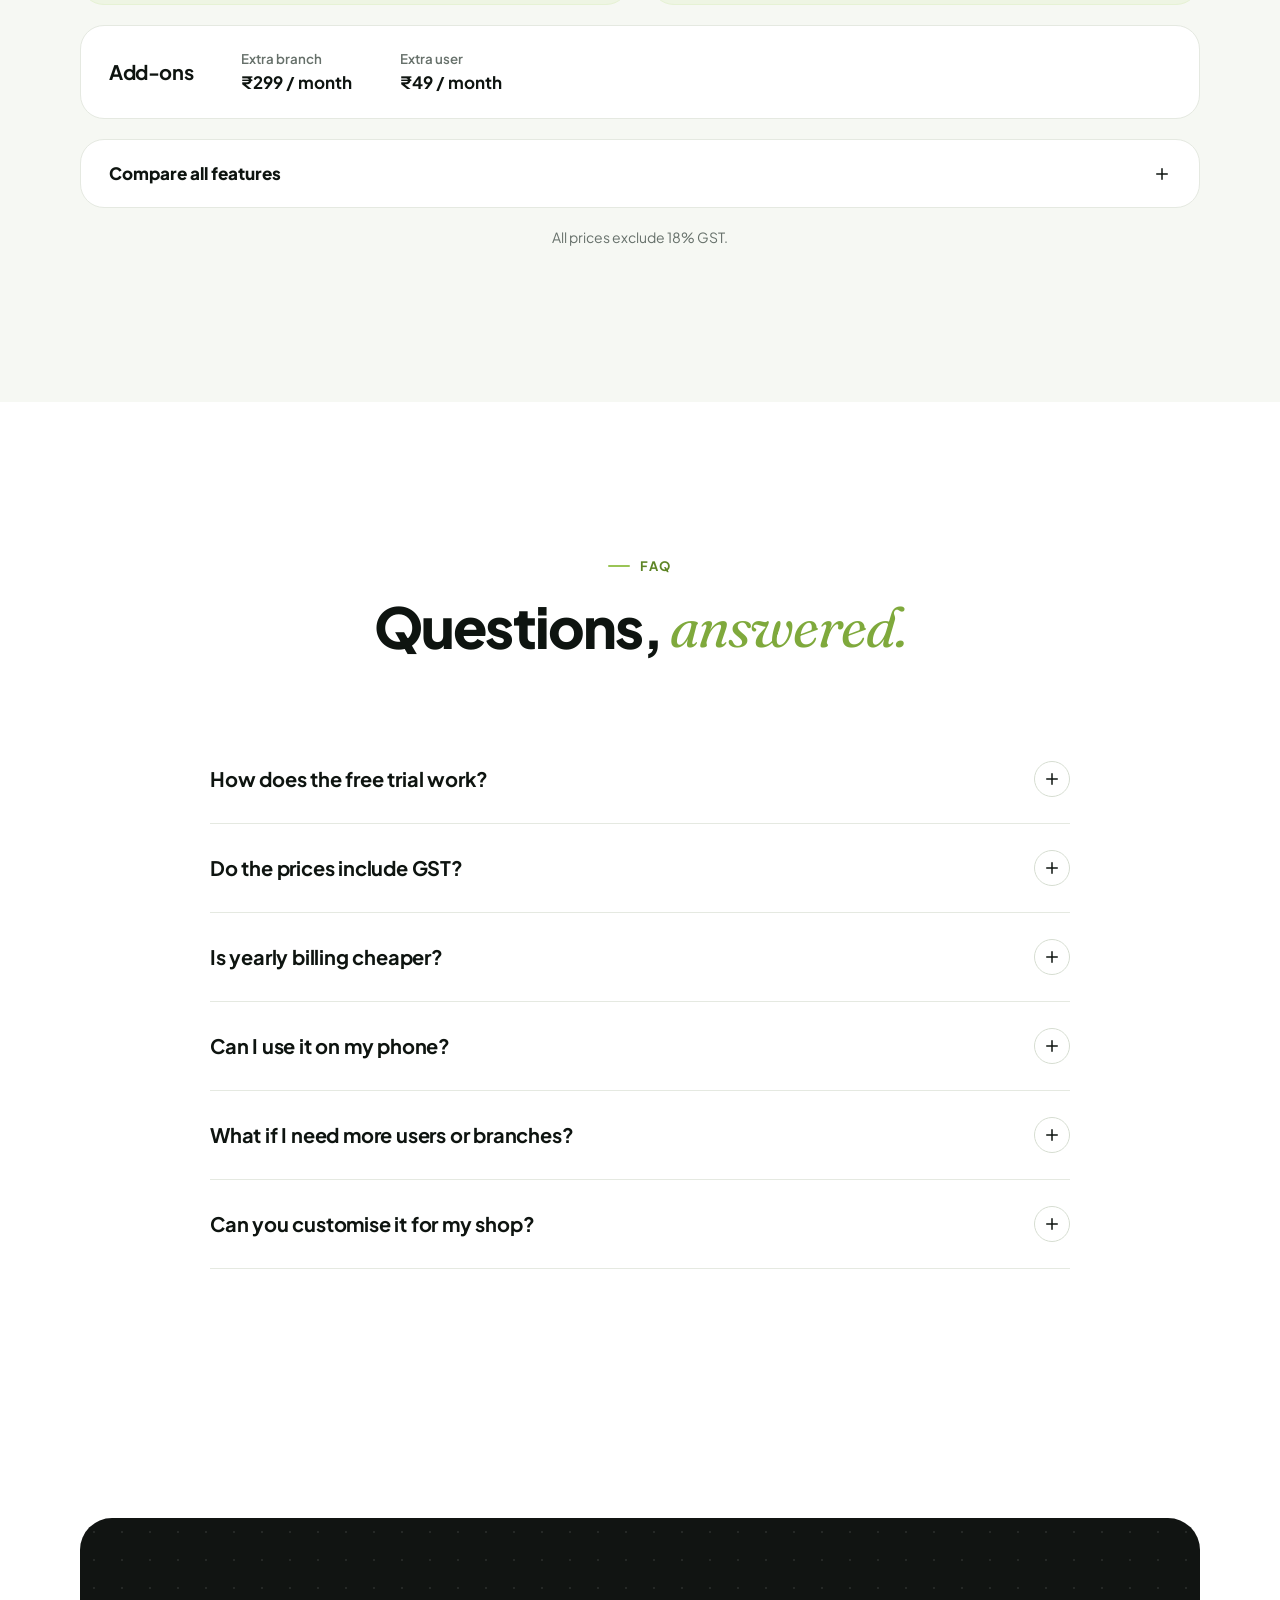
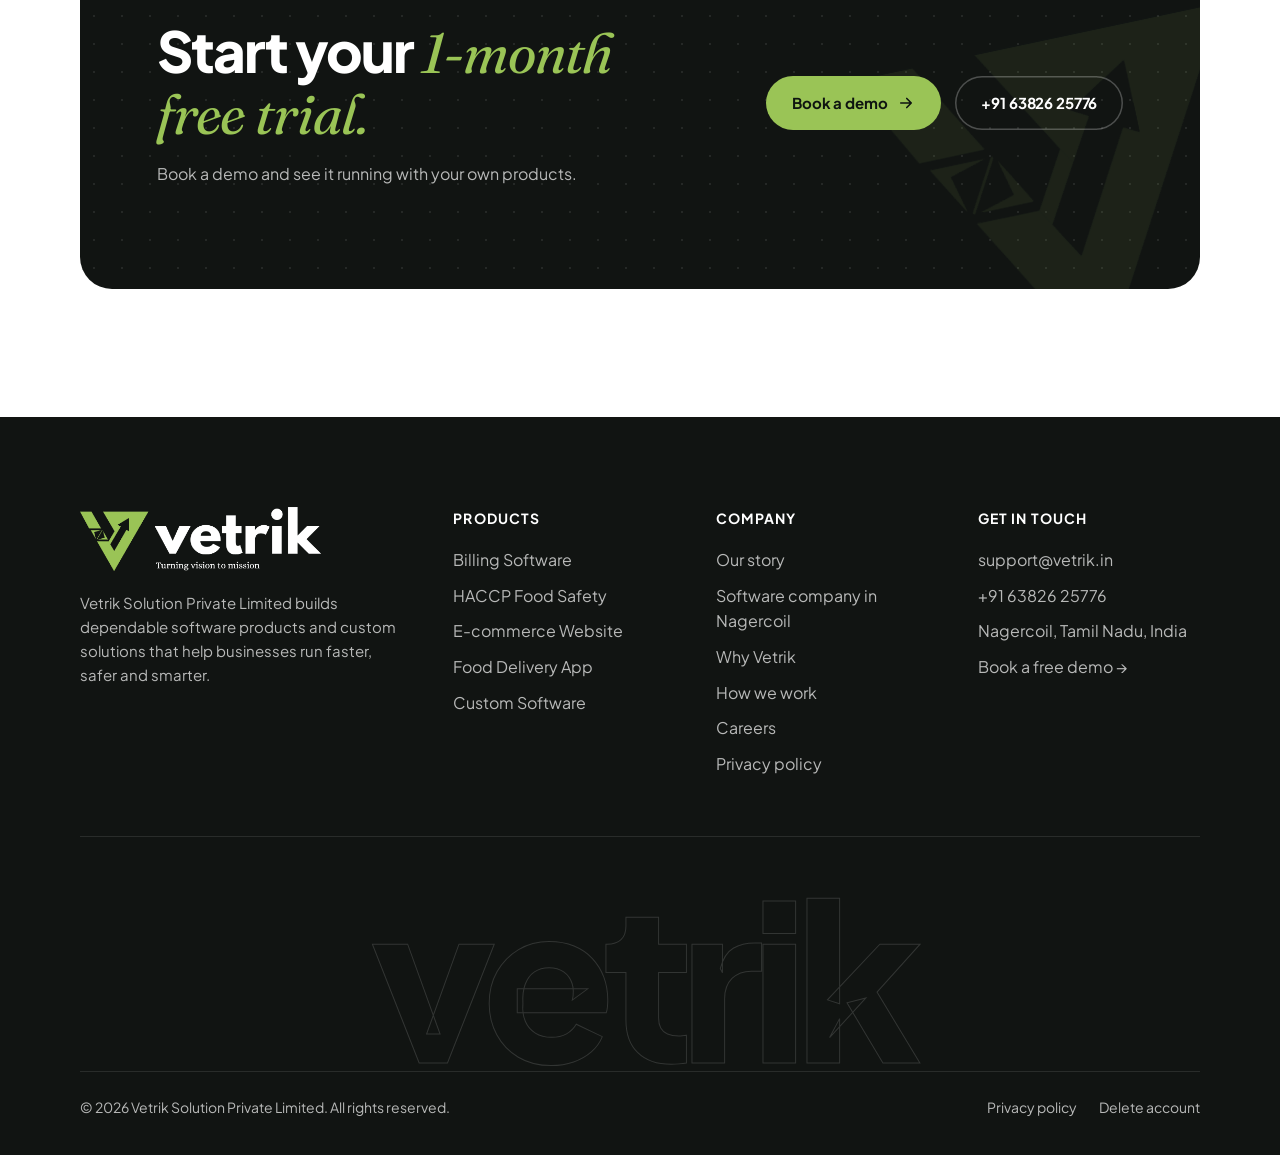
<file: billing-software.html>
<!doctype html>
<html lang="en-IN">
<head>
<meta charset="utf-8">
<meta name="viewport" content="width=device-width, initial-scale=1">
<!-- seo -->
<title>Billing Software in Nagercoil | GST Billing Software – Vetrik</title>
<meta name="description" content="GST billing and shop management software from Vetrik, Nagercoil: billing, stock with FIFO profit, daily cash closing, staff and payroll on computer and phone. From ₹299/month with a 1-month free trial.">
<link rel="canonical" href="https://www.vetrik.in/billing-software.html">
<meta name="robots" content="index, follow, max-image-preview:large">
<meta name="geo.region" content="IN-TN">
<meta name="geo.placename" content="Nagercoil">
<meta property="og:type" content="website">
<meta property="og:site_name" content="Vetrik">
<meta property="og:locale" content="en_IN">
<meta property="og:url" content="https://www.vetrik.in/billing-software.html">
<meta property="og:title" content="Billing Software in Nagercoil | GST Billing Software – Vetrik">
<meta property="og:description" content="GST billing and shop management software from Vetrik, Nagercoil: billing, stock with FIFO profit, daily cash closing, staff and payroll on computer and phone. From ₹299/month with a 1-month free trial.">
<meta property="og:image" content="https://www.vetrik.in/assets/img/og-image.png">
<meta property="og:image:width" content="1200">
<meta property="og:image:height" content="630">
<meta name="twitter:card" content="summary_large_image">
<meta name="twitter:title" content="Billing Software in Nagercoil | GST Billing Software – Vetrik">
<meta name="twitter:description" content="GST billing and shop management software from Vetrik, Nagercoil: billing, stock with FIFO profit, daily cash closing, staff and payroll on computer and phone. From ₹299/month with a 1-month free trial.">
<meta name="twitter:image" content="https://www.vetrik.in/assets/img/og-image.png">
<script type="application/ld+json">
{
 "@context": "https://schema.org",
 "@graph": [
  {
   "@type": "BreadcrumbList",
   "itemListElement": [
    {
     "@type": "ListItem",
     "position": 1,
     "name": "Home",
     "item": "https://www.vetrik.in/"
    },
    {
     "@type": "ListItem",
     "position": 2,
     "name": "Billing Software",
     "item": "https://www.vetrik.in/billing-software.html"
    }
   ]
  },
  {
   "@type": "SoftwareApplication",
   "name": "Vetrik Billing",
   "applicationCategory": "BusinessApplication",
   "operatingSystem": "Web, Android, iOS",
   "url": "https://www.vetrik.in/billing-software.html",
   "description": "GST billing and shop management software from Vetrik, Nagercoil: billing, stock with FIFO profit, daily cash closing, staff and payroll on computer and phone. From ₹299/month with a 1-month free trial.",
   "publisher": {
    "@id": "https://www.vetrik.in/#organization"
   },
   "image": "https://www.vetrik.in/assets/img/screens/billing-dashboard.webp",
   "offers": [
    {
     "@type": "Offer",
     "name": "Basic (monthly)",
     "price": "299",
     "priceCurrency": "INR",
     "description": "Per month, excluding 18% GST. 1-month free trial.",
     "url": "https://www.vetrik.in/billing-software.html#pricing"
    },
    {
     "@type": "Offer",
     "name": "Basic (yearly)",
     "price": "2999",
     "priceCurrency": "INR",
     "description": "Per year, excluding 18% GST.",
     "url": "https://www.vetrik.in/billing-software.html#pricing"
    },
    {
     "@type": "Offer",
     "name": "Standard (monthly)",
     "price": "799",
     "priceCurrency": "INR",
     "description": "Per month, excluding 18% GST. 1-month free trial.",
     "url": "https://www.vetrik.in/billing-software.html#pricing"
    },
    {
     "@type": "Offer",
     "name": "Standard (yearly)",
     "price": "7999",
     "priceCurrency": "INR",
     "description": "Per year, excluding 18% GST.",
     "url": "https://www.vetrik.in/billing-software.html#pricing"
    },
    {
     "@type": "Offer",
     "name": "Premium (monthly)",
     "price": "1099",
     "priceCurrency": "INR",
     "description": "Per month, excluding 18% GST. 1-month free trial.",
     "url": "https://www.vetrik.in/billing-software.html#pricing"
    },
    {
     "@type": "Offer",
     "name": "Premium (yearly)",
     "price": "10999",
     "priceCurrency": "INR",
     "description": "Per year, excluding 18% GST.",
     "url": "https://www.vetrik.in/billing-software.html#pricing"
    }
   ]
  },
  {
   "@type": "FAQPage",
   "mainEntity": [
    {
     "@type": "Question",
     "name": "How does the free trial work?",
     "acceptedAnswer": {
      "@type": "Answer",
      "text": "Every plan starts with a one-month free trial. Book a demo and we'll set it up with your own products so you can run it in your shop before you pay."
     }
    },
    {
     "@type": "Question",
     "name": "Do the prices include GST?",
     "acceptedAnswer": {
      "@type": "Answer",
      "text": "No. All prices exclude 18% GST, which is added to your invoice."
     }
    },
    {
     "@type": "Question",
     "name": "Is yearly billing cheaper?",
     "acceptedAnswer": {
      "@type": "Answer",
      "text": "Yes. Paying yearly costs the same as 10 months, so you get 2 months free on every plan and on add-ons."
     }
    },
    {
     "@type": "Question",
     "name": "Can I use it on my phone?",
     "acceptedAnswer": {
      "@type": "Answer",
      "text": "Yes. It runs in a web browser on your computer, and the Android and iPhone app uses the same login. The mobile app is included from the Standard plan."
     }
    },
    {
     "@type": "Question",
     "name": "What if I need more users or branches?",
     "acceptedAnswer": {
      "@type": "Answer",
      "text": "Add them any time: an extra user is ₹49 a month and an extra branch is ₹299 a month. Premium is also ready for multiple branches."
     }
    },
    {
     "@type": "Question",
     "name": "Can you customise it for my shop?",
     "acceptedAnswer": {
      "@type": "Answer",
      "text": "Yes. We customise screens, reports and workflows, and we can connect your online store or build one for you."
     }
    }
   ]
  }
 ]
}
</script>
<!-- /seo -->
<meta name="theme-color" content="#ffffff">
<link rel="icon" type="image/png" href="assets/img/favicon.png">
<link rel="preconnect" href="https://fonts.googleapis.com">
<link rel="preconnect" href="https://fonts.gstatic.com" crossorigin>
<link href="https://fonts.googleapis.com/css2?family=Fraunces:ital,opsz,wght@0,9..144,400;1,9..144,400&family=Plus+Jakarta+Sans:wght@400;500;600;700;800&display=swap" rel="stylesheet">
<link rel="stylesheet" href="assets/css/style.css">
</head>
<body>

<div class="progress" aria-hidden="true"></div>
<header class="header">
  <div class="container header__inner">
    <a class="brand" href="index.html" aria-label="Vetrik — home"><img src="assets/img/logo-nav-dark.png" alt="Vetrik" width="451" height="120"></a>
    <nav class="nav" aria-label="Primary">
      <a class="nav__link" href="index.html">Home</a>
      <div class="nav__item">
        <button class="nav__trigger" aria-haspopup="true">Products <svg width="16" height="16" viewBox="0 0 24 24" fill="none" stroke="currentColor" stroke-width="2" stroke-linecap="round" stroke-linejoin="round" aria-hidden="true"><path d="M6 9l6 6 6-6"/></svg></button>
        <div class="mega"><a class="mega__link" href="billing-software.html"><span class="mega__icon"><svg width="22" height="22" viewBox="0 0 24 24" fill="none" stroke="currentColor" stroke-width="1.8" stroke-linecap="round" stroke-linejoin="round" aria-hidden="true"><path d="M5 3h14v18l-3-2-2 2-2-2-2 2-2-2-3 2z"/><path d="M9 8h6M9 12h6M9 16h3"/></svg></span><span><span class="mega__title">Billing Software</span><span class="mega__desc" style="display:block">GST-ready POS & invoicing for retail and restaurants</span></span></a><a class="mega__link" href="haccp-software.html"><span class="mega__icon"><svg width="22" height="22" viewBox="0 0 24 24" fill="none" stroke="currentColor" stroke-width="1.8" stroke-linecap="round" stroke-linejoin="round" aria-hidden="true"><path d="M12 3l8 3v6c0 5-3.5 8-8 9-4.5-1-8-4-8-9V6z"/><path d="M8.5 12l2.5 2.5 4.5-5"/></svg></span><span><span class="mega__title">HACCP Food Safety</span><span class="mega__desc" style="display:block">Digital CCP logs, checklists & audit-ready reports</span></span></a><a class="mega__link" href="ecommerce-website.html"><span class="mega__icon"><svg width="22" height="22" viewBox="0 0 24 24" fill="none" stroke="currentColor" stroke-width="1.8" stroke-linecap="round" stroke-linejoin="round" aria-hidden="true"><circle cx="9" cy="20" r="1.5"/><circle cx="18" cy="20" r="1.5"/><path d="M2 3h3l2.5 12h11l2-8H6.2"/></svg></span><span><span class="mega__title">E-commerce Website</span><span class="mega__desc" style="display:block">Your own branded online store, app-ready</span></span></a><a class="mega__link" href="food-delivery-app.html"><span class="mega__icon"><svg width="22" height="22" viewBox="0 0 24 24" fill="none" stroke="currentColor" stroke-width="1.8" stroke-linecap="round" stroke-linejoin="round" aria-hidden="true"><path d="M2 6h12v10H2zM14 10h4l3 3v3h-7"/><circle cx="6" cy="18" r="2"/><circle cx="17" cy="18" r="2"/></svg></span><span><span class="mega__title">Food Delivery App</span><span class="mega__desc" style="display:block">Customer app, rider app & admin portal</span></span></a><a class="mega__link" href="custom-software.html"><span class="mega__icon"><svg width="22" height="22" viewBox="0 0 24 24" fill="none" stroke="currentColor" stroke-width="1.8" stroke-linecap="round" stroke-linejoin="round" aria-hidden="true"><path d="M8 7l-5 5 5 5M16 7l5 5-5 5M14 4l-4 16"/></svg></span><span><span class="mega__title">Custom Software</span><span class="mega__desc" style="display:block">Tailor-made web, mobile & business systems</span></span></a></div>
      </div>
      <a class="nav__link" href="custom-software.html">Custom Software</a>
      <a class="nav__link" href="about.html">About us</a>
      <a class="nav__link" href="contact.html">Contact</a>
    </nav>
    <div class="header__cta">
      <a class="btn btn--sm" href="contact.html" data-magnetic>Book a demo <span class="arrow"><svg width="16" height="16" viewBox="0 0 24 24" fill="none" stroke="currentColor" stroke-width="2.2" stroke-linecap="round" stroke-linejoin="round" aria-hidden="true"><path d="M5 12h14M13 6l6 6-6 6"/></svg></span></a>
      <button class="burger" aria-label="Open menu" aria-expanded="false"><span></span><span></span></button>
    </div>
  </div>
</header>
<nav class="mobile-menu" aria-label="Mobile">
  <a href="index.html">Home<small>Back to the start</small></a>
  <a href="about.html">About us<small>Our journey so far</small></a>
  <a href="billing-software.html">Billing Software<small>GST-ready POS & invoicing for retail and restaurants</small></a><a href="haccp-software.html">HACCP Food Safety<small>Digital CCP logs, checklists & audit-ready reports</small></a><a href="ecommerce-website.html">E-commerce Website<small>Your own branded online store, app-ready</small></a><a href="food-delivery-app.html">Food Delivery App<small>Customer app, rider app & admin portal</small></a><a href="custom-software.html">Custom Software<small>Tailor-made web, mobile & business systems</small></a>
  <a href="contact.html">Contact<small>Talk to our team</small></a>
</nav>
<main>

<section class="p-hero">
  <div class="dots"></div>
  <div class="orb" data-orb style="width:480px;height:480px;left:calc(50% - 240px);top:80px"></div>
  <div class="container p-hero__grid">
    <div class="breadcrumb" data-reveal="down"><a href="index.html">Home</a> / <a href="index.html#products">Products</a> / <span style="color:var(--ink)">Billing Software</span></div>
    <span class="eyebrow eyebrow--pill" data-reveal="down" style="--delay:100ms"><svg width="16" height="16" viewBox="0 0 24 24" fill="none" stroke="currentColor" stroke-width="1.8" stroke-linecap="round" stroke-linejoin="round" aria-hidden="true"><path d="M5 3h14v18l-3-2-2 2-2-2-2 2-2-2-3 2z"/><path d="M9 8h6M9 12h6M9 16h3"/></svg> Billing &amp; shop management software</span>
    <h1 class="h1 p-hero__title" data-split>Easy billing. <span class="serif">Every rupee counted.</span></h1>
    <p class="lead" data-reveal="up" style="--delay:400ms">Bill in seconds, track stock, file GST and pay staff from one simple system. On your computer and your phone. Built in Nagercoil for Indian shops.</p>
    <div class="btn-row" data-reveal="up" style="--delay:550ms">
      <a class="btn btn--brand" href="contact.html?product=Billing" data-magnetic>Try it free for 1 month <span class="arrow"><svg width="18" height="18" viewBox="0 0 24 24" fill="none" stroke="currentColor" stroke-width="2.2" stroke-linecap="round" stroke-linejoin="round" aria-hidden="true"><path d="M5 12h14M13 6l6 6-6 6"/></svg></span></a>
      <a class="btn btn--ghost" href="#pricing" data-magnetic>Plans from ₹299 a month</a>
    </div>
    <ul class="p-hero__points" data-reveal="up" style="--delay:700ms">
      <li><span class="check"><svg width="12" height="12" viewBox="0 0 24 24" fill="none" stroke="currentColor" stroke-width="3.0" stroke-linecap="round" stroke-linejoin="round" aria-hidden="true"><path d="M5 12.5l4.5 4.5L19 7.5"/></svg></span>1 month free trial</li>
      <li><span class="check"><svg width="12" height="12" viewBox="0 0 24 24" fill="none" stroke="currentColor" stroke-width="3.0" stroke-linecap="round" stroke-linejoin="round" aria-hidden="true"><path d="M5 12.5l4.5 4.5L19 7.5"/></svg></span>GST ready</li>
      <li><span class="check"><svg width="12" height="12" viewBox="0 0 24 24" fill="none" stroke="currentColor" stroke-width="3.0" stroke-linecap="round" stroke-linejoin="round" aria-hidden="true"><path d="M5 12.5l4.5 4.5L19 7.5"/></svg></span>Web, Android &amp; iPhone</li>
    </ul>
  </div>
  <div class="container p-hero__visual">
    <div class="p-hero__stage" data-tilt-scroll>
      <div data-reveal="scale" style="--delay:450ms"><div class="window shot"><div class="window__bar"><i></i><i></i><i></i><div class="window__url">Vetrik Billing · Dashboard</div></div><img src="assets/img/screens/billing-dashboard.webp" alt="Vetrik billing software dashboard showing sales, unpaid bills, expenses, inventory value and low-stock alerts" width="1908" height="906" loading="lazy" decoding="async"></div></div>
      <div class="hero__float hero__float--b" data-parallax="0.18" style="top:20%"><div class="receipt">
  <h5>Sri Murugan Stores</h5><div class="c">GSTIN 33ABCDE1234F1Z5<br>Bill #2481 · 10:42 AM</div><hr>
  <div class="r"><span>Basmati Rice 5kg</span><span>620.00</span></div>
  <div class="r"><span>Sunflower Oil 1L</span><span>165.00</span></div>
  <div class="r"><span>Toor Dal 1kg</span><span>148.00</span></div>
  <div class="r"><span>Tea Powder 250g</span><span>140.00</span></div><hr>
  <div class="r"><span>CGST 2.5%</span><span>26.83</span></div>
  <div class="r"><span>SGST 2.5%</span><span>26.83</span></div><hr>
  <div class="r t"><span>TOTAL</span><span>₹1,126.66</span></div>
  <div class="c" style="margin-top:8px">Paid via UPI · Thank you!</div>
</div></div>
      <div class="trial-badge" data-parallax="0.12" aria-hidden="true"><b>1 month</b><span>free trial</span></div>
      <div class="hero__float hero__float--a" data-parallax="0.1" style="top:auto;bottom:10%">
        <div class="float-card"><div class="float-card__row"><span class="float-card__icon"><svg width="22" height="22" viewBox="0 0 24 24" fill="none" stroke="currentColor" stroke-width="1.8" stroke-linecap="round" stroke-linejoin="round" aria-hidden="true"><rect x="4" y="10" width="16" height="11" rx="2.5"/><path d="M8 10V7a4 4 0 0 1 8 0v3"/></svg></span><div><small>Daily closing · Counter 2</small><strong>Cash locked · ₹0 short</strong></div></div></div>
      </div>
    </div>
  </div>
</section>

<section class="section section--tight" id="highlights">
  <div class="container">
    <div class="section-head section-head--center">
      <span class="eyebrow" data-reveal="up">Why shops switch</span>
      <h2 class="h2" data-split>Built to protect <span class="serif accent">your margin.</span></h2>
    </div>
    <div class="hl-grid" data-stagger="80">
      <div class="hl" data-reveal="up"><span class="hl__icon"><svg width="22" height="22" viewBox="0 0 24 24" fill="none" stroke="currentColor" stroke-width="1.8" stroke-linecap="round" stroke-linejoin="round" aria-hidden="true"><path d="M12 3l8 3v6c0 5-3.5 8-8 9-4.5-1-8-4-8-9V6z"/><path d="M8.5 12l2.5 2.5 4.5-5"/></svg></span><div><h3>Margin protected</h3><p>Staff cannot sell below your minimum price.</p></div></div>
      <div class="hl" data-reveal="up"><span class="hl__icon"><svg width="22" height="22" viewBox="0 0 24 24" fill="none" stroke="currentColor" stroke-width="1.8" stroke-linecap="round" stroke-linejoin="round" aria-hidden="true"><path d="M4 20V10M10 20V4M16 20v-7M22 20H2"/></svg></span><div><h3>Exact profit</h3><p>FIFO costing on every purchase batch.</p></div></div>
      <div class="hl" data-reveal="up"><span class="hl__icon"><svg width="22" height="22" viewBox="0 0 24 24" fill="none" stroke="currentColor" stroke-width="1.8" stroke-linecap="round" stroke-linejoin="round" aria-hidden="true"><rect x="4" y="10" width="16" height="11" rx="2.5"/><path d="M8 10V7a4 4 0 0 1 8 0v3"/></svg></span><div><h3>Cash locked daily</h3><p>Counted, checked and closed every day.</p></div></div>
      <div class="hl" data-reveal="up"><span class="hl__icon"><svg width="22" height="22" viewBox="0 0 24 24" fill="none" stroke="currentColor" stroke-width="1.8" stroke-linecap="round" stroke-linejoin="round" aria-hidden="true"><path d="M2 12s3.5-7 10-7 10 7 10 7-3.5 7-10 7S2 12 2 12z"/><circle cx="12" cy="12" r="3"/></svg></span><div><h3>Full audit trail</h3><p>Who did what, when, and from where.</p></div></div>
      <div class="hl" data-reveal="up"><span class="hl__icon"><svg width="22" height="22" viewBox="0 0 24 24" fill="none" stroke="currentColor" stroke-width="1.8" stroke-linecap="round" stroke-linejoin="round" aria-hidden="true"><rect x="6" y="2.5" width="12" height="19" rx="3"/><path d="M11 18h2"/></svg></span><div><h3>Computer and phone</h3><p>Web, Android and iPhone with one login.</p></div></div>
      <div class="hl" data-reveal="up"><span class="hl__icon"><svg width="22" height="22" viewBox="0 0 24 24" fill="none" stroke="currentColor" stroke-width="1.8" stroke-linecap="round" stroke-linejoin="round" aria-hidden="true"><path d="M6 2.5h8l5 5V21a.5.5 0 0 1-.5.5h-12A.5.5 0 0 1 6 21z"/><path d="M14 2.5V8h5M9 13h6M9 17h6"/></svg></span><div><h3>GST ready</h3><p>Indian GST, INR and Excel exports.</p></div></div>
    </div>
  </div>
</section>

<section class="section section--soft" id="features">
  <div class="container">
    <div class="section-head section-head--split">
      <div>
        <span class="eyebrow" data-reveal="up">What is inside</span>
        <h2 class="h2" style="margin-top:18px" data-split>What can it do <span class="serif accent">for your shop?</span></h2>
      </div>
      <p class="lead" data-reveal="up">Everything a shop runs on, from the first bill of the day to the cash count at closing.</p>
    </div>
    <div class="fgroups" data-stagger="110">
      <article class="fgroup fgroup--dark" data-reveal="up"><header><span class="fgroup__icon"><svg width="22" height="22" viewBox="0 0 24 24" fill="none" stroke="currentColor" stroke-width="1.8" stroke-linecap="round" stroke-linejoin="round" aria-hidden="true"><path d="M5 3h14v18l-3-2-2 2-2-2-2 2-2-2-3 2z"/><path d="M9 8h6M9 12h6M9 16h3"/></svg></span><div><small>At the counter</small><h3>Sell and bill faster</h3></div></header><ul><li><b>Billing (POS)</b><span>Fast bills with retail and wholesale prices</span></li><li><b>GST billing</b><span>Tax invoices and GSTR-1 ready Excel export</span></li><li><b>Returns and refunds</b><span>Refund to wallet or cash, restock or write off</span></li><li><b>Online and WhatsApp orders</b><span>Courier tracking and COD settlement</span></li><li><b>Customers, vendors and dealers</b><span>Balances and a wallet for every party</span></li></ul></article>
      <article class="fgroup fgroup--tint" data-reveal="up"><header><span class="fgroup__icon"><svg width="22" height="22" viewBox="0 0 24 24" fill="none" stroke="currentColor" stroke-width="1.8" stroke-linecap="round" stroke-linejoin="round" aria-hidden="true"><path d="M3 7.5l9-4.5 9 4.5v9L12 21l-9-4.5z"/><path d="M3 7.5l9 4.5 9-4.5M12 12v9"/></svg></span><div><small>Behind the counter</small><h3>Know your stock and money</h3></div></header><ul><li><b>Inventory and stock</b><span>Exact profit (FIFO) and low-stock alerts</span></li><li><b>Purchases</b><span>Orders to dealers, check-in and payments</span></li><li><b>Expenses</b><span>By category and payment mode</span></li><li><b>Daily closing</b><span>Cash counted, checked and locked each day</span></li><li><b>Accounts</b><span>Every rupee in and out, plus borrowings</span></li><li><b>Dashboard and reports</b><span>Sales, margin and net profit, with Excel</span></li></ul></article>
      <article class="fgroup fgroup--tint" data-reveal="up"><header><span class="fgroup__icon"><svg width="22" height="22" viewBox="0 0 24 24" fill="none" stroke="currentColor" stroke-width="1.8" stroke-linecap="round" stroke-linejoin="round" aria-hidden="true"><circle cx="9" cy="8" r="3.5"/><path d="M2.5 20a6.5 6.5 0 0 1 13 0M16 4.5a3.5 3.5 0 0 1 0 7M18 14a6 6 0 0 1 3.5 6"/></svg></span><div><small>Your team</small><h3>Manage your staff</h3></div></header><ul><li><b>Employees and HR</b><span>Records, offer letters, shifts and leave</span></li><li><b>Attendance</b><span>Present, late, absent and leave on a calendar</span></li><li><b>Salary and payroll</b><span>Monthly, daily or hourly pay with payslips</span></li><li><b>Shop upkeep audit</b><span>Cleaning schedule with overdue alerts</span></li></ul></article>
      <article class="fgroup fgroup--dark" data-reveal="up"><header><span class="fgroup__icon"><svg width="22" height="22" viewBox="0 0 24 24" fill="none" stroke="currentColor" stroke-width="1.8" stroke-linecap="round" stroke-linejoin="round" aria-hidden="true"><path d="M12 3l8 3v6c0 5-3.5 8-8 9-4.5-1-8-4-8-9V6z"/><path d="M8.5 12l2.5 2.5 4.5-5"/></svg></span><div><small>Anywhere, safely</small><h3>Stay in control</h3></div></header><ul><li><b>Mobile app</b><span>Android and iPhone with the same login</span></li><li><b>Roles and permissions</b><span>Each user sees only what you allow</span></li><li><b>Audit log</b><span>Who did what, when and from where</span></li><li><b>Multi-branch and backups</b><span>Branch switcher and automatic backups</span></li></ul></article>
    </div>
    <div class="custom-strip" data-reveal="up">
      <span><svg width="22" height="22" viewBox="0 0 24 24" fill="none" stroke="currentColor" stroke-width="1.8" stroke-linecap="round" stroke-linejoin="round" aria-hidden="true"><path d="M4 6h10M18 6h2M4 12h4M12 12h8M4 18h12M20 18h0"/><circle cx="16" cy="6" r="2"/><circle cx="10" cy="12" r="2"/><circle cx="18" cy="18" r="2"/></svg></span>
      <p><b>Need something that is not here?</b> We customise screens, reports and workflows for your shop.</p>
      <a class="btn btn--sm" href="contact.html?product=Billing">Talk to us <svg width="16" height="16" viewBox="0 0 24 24" fill="none" stroke="currentColor" stroke-width="2.2" stroke-linecap="round" stroke-linejoin="round" aria-hidden="true"><path d="M5 12h14M13 6l6 6-6 6"/></svg></a>
    </div>
  </div>
</section>

<section class="section" style="padding-bottom:0">
  <div class="container">
    <div class="section-head">
      <span class="eyebrow" data-reveal="up">How it works</span>
      <h2 class="h2" data-split>A day at the counter, <span class="serif accent">simplified.</span></h2>
    </div>
    <div class="story" data-story>
      <div class="story__steps">
        <div class="story__step">
          <div class="pcard__num">01</div>
          <h3>Scan, bill, done.</h3>
          <p>Add items by barcode or search, use retail or wholesale prices, and take cash, UPI or mixed payments in a few taps.</p>
          <ul><li><span class="check"><svg width="12" height="12" viewBox="0 0 24 24" fill="none" stroke="currentColor" stroke-width="3.0" stroke-linecap="round" stroke-linejoin="round" aria-hidden="true"><path d="M5 12.5l4.5 4.5L19 7.5"/></svg></span>Retail and wholesale prices</li><li><span class="check"><svg width="12" height="12" viewBox="0 0 24 24" fill="none" stroke="currentColor" stroke-width="3.0" stroke-linecap="round" stroke-linejoin="round" aria-hidden="true"><path d="M5 12.5l4.5 4.5L19 7.5"/></svg></span>Cash, UPI and mixed payments</li></ul>
        </div>
        <div class="story__step">
          <div class="pcard__num">02</div>
          <h3>Stock that counts itself.</h3>
          <p>Every sale and purchase updates stock instantly. FIFO costing on each purchase batch shows your exact profit, and low-stock alerts arrive before you run out.</p>
          <ul><li><span class="check"><svg width="12" height="12" viewBox="0 0 24 24" fill="none" stroke="currentColor" stroke-width="3.0" stroke-linecap="round" stroke-linejoin="round" aria-hidden="true"><path d="M5 12.5l4.5 4.5L19 7.5"/></svg></span>FIFO costing per batch</li><li><span class="check"><svg width="12" height="12" viewBox="0 0 24 24" fill="none" stroke="currentColor" stroke-width="3.0" stroke-linecap="round" stroke-linejoin="round" aria-hidden="true"><path d="M5 12.5l4.5 4.5L19 7.5"/></svg></span>Low-stock alerts</li></ul>
        </div>
        <div class="story__step">
          <div class="pcard__num">03</div>
          <h3>Reports you'll actually read.</h3>
          <p>Sales, margin and net profit at a glance. Export GST data for your auditor as a GSTR-1 ready Excel file.</p>
          <ul><li><span class="check"><svg width="12" height="12" viewBox="0 0 24 24" fill="none" stroke="currentColor" stroke-width="3.0" stroke-linecap="round" stroke-linejoin="round" aria-hidden="true"><path d="M5 12.5l4.5 4.5L19 7.5"/></svg></span>GSTR-1 ready Excel export</li><li><span class="check"><svg width="12" height="12" viewBox="0 0 24 24" fill="none" stroke="currentColor" stroke-width="3.0" stroke-linecap="round" stroke-linejoin="round" aria-hidden="true"><path d="M5 12.5l4.5 4.5L19 7.5"/></svg></span>Sales, margin and net profit</li></ul>
        </div>
        <div class="story__step">
          <div class="pcard__num">04</div>
          <h3>Cash locked, every day.</h3>
          <p>At closing, cash is counted, checked against the day's bills and locked. Any difference is flagged, and the audit log shows who did what.</p>
          <ul><li><span class="check"><svg width="12" height="12" viewBox="0 0 24 24" fill="none" stroke="currentColor" stroke-width="3.0" stroke-linecap="round" stroke-linejoin="round" aria-hidden="true"><path d="M5 12.5l4.5 4.5L19 7.5"/></svg></span>Daily cash closing</li><li><span class="check"><svg width="12" height="12" viewBox="0 0 24 24" fill="none" stroke="currentColor" stroke-width="3.0" stroke-linecap="round" stroke-linejoin="round" aria-hidden="true"><path d="M5 12.5l4.5 4.5L19 7.5"/></svg></span>Full audit trail</li></ul>
        </div>
      </div>
      <div class="story__visual">
        <div class="story__progress"><span></span></div>
        <div class="story__screen">
          <div class="window"><div class="window__bar"><i></i><i></i><i></i><div class="window__url">New bill · Counter 2</div></div>
            <div class="screen-pad">
              <div class="field focus"><small>Scan barcode or search item</small><b>8901234567890 ▍</b></div>
              <div class="panel rows">
                <div class="row"><span>Item</span><span>Qty</span><span>Rate</span><span>Amount</span></div>
                <div class="row"><b>Basmati Rice 5kg</b><span>1</span><span>620</span><b>620.00</b></div>
                <div class="row"><b>Sunflower Oil 1L</b><span>1</span><span>165</span><b>165.00</b></div>
                <div class="row"><b>Toor Dal 1kg</b><span>1</span><span>148</span><b>148.00</b></div>
                <div class="row"><b>Tea Powder 250g</b><span>1</span><span>140</span><b>140.00</b></div>
              </div>
              <div class="app__top"><div><small class="muted">Total (incl. GST)</small><div class="app__title" style="font-size:24px">₹1,126.66</div></div>
                <div style="display:flex;gap:6px"><span class="chip">Cash</span><span class="chip">Card</span><span class="chip chip--brand">UPI</span></div></div>
            </div>
          </div>
        </div>
        <div class="story__screen">
          <div class="window"><div class="window__bar"><i></i><i></i><i></i><div class="window__url">Inventory</div></div>
            <div class="screen-pad">
              <div class="app__top"><div class="app__title">Stock overview</div><span class="chip chip--warn">3 low-stock items</span></div>
              <div class="progress-row"><div class="app__top"><b>Basmati Rice 5kg</b><small class="muted">82 in stock</small></div><div class="track"><span style="--w:82%"></span></div></div>
              <div class="progress-row"><div class="app__top"><b>Sunflower Oil 1L</b><small class="muted">46 in stock</small></div><div class="track"><span style="--w:46%"></span></div></div>
              <div class="progress-row"><div class="app__top"><b>Toor Dal 1kg</b><small class="muted">12 in stock</small></div><div class="track"><span style="--w:12%;background:var(--warn)"></span></div></div>
              <div class="progress-row"><div class="app__top"><b>Tea Powder 250g</b><small class="muted">64 in stock</small></div><div class="track"><span style="--w:64%"></span></div></div>
              <div class="progress-row"><div class="app__top"><b>Milk 500ml</b><small class="muted">6 in stock · expires in 2 days</small></div><div class="track"><span style="--w:6%;background:var(--bad)"></span></div></div>
            </div>
          </div>
        </div>
        <div class="story__screen">
          <div class="window"><div class="window__bar"><i></i><i></i><i></i><div class="window__url">Reports · This month</div></div>
            <div class="screen-pad">
              <div class="kpis">
                <div class="kpi"><small>Net sales</small><strong>₹12.6L</strong><span class="up">▲ 14%</span></div>
                <div class="kpi"><small>Gross profit</small><strong>₹2.1L</strong><span class="up">▲ 9%</span></div>
                <div class="kpi"><small>GST payable</small><strong>₹61,420</strong></div>
              </div>
              <div class="panel"><div class="panel__h">Daily sales <span class="chip">Export ↓</span></div><div class="bars is-in">
                <span style="--h:40%;--i:0"></span><span style="--h:55%;--i:1"></span><span style="--h:48%;--i:2"></span><span style="--h:70%;--i:3"></span><span style="--h:62%;--i:4"></span><span style="--h:85%;--i:5" class="hi"></span><span style="--h:58%;--i:6"></span><span style="--h:66%;--i:7"></span><span style="--h:74%;--i:8"></span><span style="--h:52%;--i:9"></span>
              </div></div>
              <div class="panel rows">
                <div class="row"><span>Top item</span><span>Qty</span><span>Sales</span><span>Share</span></div>
                <div class="row"><b>Basmati Rice 5kg</b><span>412</span><b>₹2.55L</b><span class="chip chip--ok">20%</span></div>
              </div>
            </div>
          </div>
        </div>
        <div class="story__screen">
          <div class="window"><div class="window__bar"><i></i><i></i><i></i><div class="window__url">Daily closing · Counter 2</div></div>
            <div class="screen-pad">
              <div class="app__top"><div class="app__title">Close the day</div><span class="chip chip--ok"><svg width="12" height="12" viewBox="0 0 24 24" fill="none" stroke="currentColor" stroke-width="2.4" stroke-linecap="round" stroke-linejoin="round" aria-hidden="true"><rect x="4" y="10" width="16" height="11" rx="2.5"/><path d="M8 10V7a4 4 0 0 1 8 0v3"/></svg> Locked 9:42 PM</span></div>
              <div class="panel rows">
                <div class="row"><span>Mode</span><span>Expected</span><span>Counted</span><span>Difference</span></div>
                <div class="row"><b>Cash</b><span>₹17,050</span><b>₹17,050</b><span class="chip chip--ok">₹0</span></div>
                <div class="row"><b>UPI</b><span>₹28,700</span><b>₹28,700</b><span class="chip chip--ok">₹0</span></div>
                <div class="row"><b>Card</b><span>₹2,500</span><b>₹2,500</b><span class="chip chip--ok">₹0</span></div>
              </div>
              <div class="kpis">
                <div class="kpi"><small>Total sales</small><strong>₹48,250</strong></div>
                <div class="kpi"><small>Bills</small><strong>186</strong></div>
                <div class="kpi"><small>Closed by</small><strong style="font-size:15px">Arun · Manager</strong></div>
              </div>
              <div class="panel"><div class="panel__h">Audit log <span class="chip">Today</span></div>
                <small class="muted">9:42 PM · Arun locked Counter 2 · 192.168.1.24<br>9:40 PM · Arun counted cash · ₹17,050</small></div>
            </div>
          </div>
        </div>
      </div>
    </div>
  </div>
  <div style="height:12vh"></div>
</section>

<section class="section section--soft" id="pricing">
  <div class="container" data-pricing data-period="monthly">
    <div class="section-head section-head--center">
      <span class="eyebrow" data-reveal="up">Plans and pricing</span>
      <h2 class="h2" data-split>Pick the plan that <span class="serif accent">fits your shop.</span></h2>
      <p class="lead" data-reveal="up">Pay monthly or yearly. Pay yearly and get 2 months free. Every plan starts with a 1-month free trial.</p>
      <div class="period" role="group" aria-label="Billing period" data-reveal="up">
        <button type="button" data-period-btn="monthly" aria-pressed="true">Monthly</button>
        <button type="button" data-period-btn="yearly" aria-pressed="false">Yearly <span>2 months free</span></button>
      </div>
    </div>
    <div class="plans2" data-stagger="120">
      <article class="plan2 plan2--plain" data-reveal="up">
        <div class="plan2__top"><h3>Basic</h3></div>
        <p class="plan2__who">For a small single shop</p>
        <div class="plan2__price">
          <span class="p-monthly"><b>₹299</b><em>/ month</em></span>
          <span class="p-yearly"><b>₹2,999</b><em>/ year</em></span>
        </div>
        <p class="plan2__alt"><span class="p-monthly">or ₹2,999 / year</span><span class="p-yearly">You save ₹589 a year</span></p>
        <div class="plan2__cap">1 branch · 2 users</div>
        <ul><li><svg width="16" height="16" viewBox="0 0 24 24" fill="none" stroke="currentColor" stroke-width="2.4" stroke-linecap="round" stroke-linejoin="round" aria-hidden="true"><path d="M5 12.5l4.5 4.5L19 7.5"/></svg>Billing (POS)</li><li><svg width="16" height="16" viewBox="0 0 24 24" fill="none" stroke="currentColor" stroke-width="2.4" stroke-linecap="round" stroke-linejoin="round" aria-hidden="true"><path d="M5 12.5l4.5 4.5L19 7.5"/></svg>GST billing with GSTR-1 export</li><li><svg width="16" height="16" viewBox="0 0 24 24" fill="none" stroke="currentColor" stroke-width="2.4" stroke-linecap="round" stroke-linejoin="round" aria-hidden="true"><path d="M5 12.5l4.5 4.5L19 7.5"/></svg>Inventory and stock</li><li><svg width="16" height="16" viewBox="0 0 24 24" fill="none" stroke="currentColor" stroke-width="2.4" stroke-linecap="round" stroke-linejoin="round" aria-hidden="true"><path d="M5 12.5l4.5 4.5L19 7.5"/></svg>Customers, vendors and dealers</li><li><svg width="16" height="16" viewBox="0 0 24 24" fill="none" stroke="currentColor" stroke-width="2.4" stroke-linecap="round" stroke-linejoin="round" aria-hidden="true"><path d="M5 12.5l4.5 4.5L19 7.5"/></svg>Expenses</li><li><svg width="16" height="16" viewBox="0 0 24 24" fill="none" stroke="currentColor" stroke-width="2.4" stroke-linecap="round" stroke-linejoin="round" aria-hidden="true"><path d="M5 12.5l4.5 4.5L19 7.5"/></svg>Daily closing</li><li><svg width="16" height="16" viewBox="0 0 24 24" fill="none" stroke="currentColor" stroke-width="2.4" stroke-linecap="round" stroke-linejoin="round" aria-hidden="true"><path d="M5 12.5l4.5 4.5L19 7.5"/></svg>Dashboard and basic reports</li><li><svg width="16" height="16" viewBox="0 0 24 24" fill="none" stroke="currentColor" stroke-width="2.4" stroke-linecap="round" stroke-linejoin="round" aria-hidden="true"><path d="M5 12.5l4.5 4.5L19 7.5"/></svg>Users and roles</li></ul>
        <a class="btn btn--ghost" href="contact.html?product=Billing">Start free trial <svg width="16" height="16" viewBox="0 0 24 24" fill="none" stroke="currentColor" stroke-width="2.2" stroke-linecap="round" stroke-linejoin="round" aria-hidden="true"><path d="M5 12h14M13 6l6 6-6 6"/></svg></a>
      </article>
      <article class="plan2 plan2--featured" data-reveal="up">
        <div class="plan2__top"><h3>Standard</h3><span class="plan2__badge">Recommended</span></div>
        <p class="plan2__who">For a growing shop</p>
        <div class="plan2__price">
          <span class="p-monthly"><b>₹799</b><em>/ month</em></span>
          <span class="p-yearly"><b>₹7,999</b><em>/ year</em></span>
        </div>
        <p class="plan2__alt"><span class="p-monthly">or ₹7,999 / year</span><span class="p-yearly">You save ₹1,589 a year</span></p>
        <div class="plan2__cap">1 branch · 5 users</div>
        <p class="plan2__head">Everything in Basic, plus</p><ul><li><svg width="16" height="16" viewBox="0 0 24 24" fill="none" stroke="currentColor" stroke-width="2.4" stroke-linecap="round" stroke-linejoin="round" aria-hidden="true"><path d="M5 12.5l4.5 4.5L19 7.5"/></svg>Purchases with GST input credit</li><li><svg width="16" height="16" viewBox="0 0 24 24" fill="none" stroke="currentColor" stroke-width="2.4" stroke-linecap="round" stroke-linejoin="round" aria-hidden="true"><path d="M5 12.5l4.5 4.5L19 7.5"/></svg>Dealer payments</li><li><svg width="16" height="16" viewBox="0 0 24 24" fill="none" stroke="currentColor" stroke-width="2.4" stroke-linecap="round" stroke-linejoin="round" aria-hidden="true"><path d="M5 12.5l4.5 4.5L19 7.5"/></svg>Returns and wallet</li><li><svg width="16" height="16" viewBox="0 0 24 24" fill="none" stroke="currentColor" stroke-width="2.4" stroke-linecap="round" stroke-linejoin="round" aria-hidden="true"><path d="M5 12.5l4.5 4.5L19 7.5"/></svg>Customer advances</li><li><svg width="16" height="16" viewBox="0 0 24 24" fill="none" stroke="currentColor" stroke-width="2.4" stroke-linecap="round" stroke-linejoin="round" aria-hidden="true"><path d="M5 12.5l4.5 4.5L19 7.5"/></svg>Complimentary items</li><li><svg width="16" height="16" viewBox="0 0 24 24" fill="none" stroke="currentColor" stroke-width="2.4" stroke-linecap="round" stroke-linejoin="round" aria-hidden="true"><path d="M5 12.5l4.5 4.5L19 7.5"/></svg>Full reports and net profit</li><li><svg width="16" height="16" viewBox="0 0 24 24" fill="none" stroke="currentColor" stroke-width="2.4" stroke-linecap="round" stroke-linejoin="round" aria-hidden="true"><path d="M5 12.5l4.5 4.5L19 7.5"/></svg>Accounts and borrowings</li><li><svg width="16" height="16" viewBox="0 0 24 24" fill="none" stroke="currentColor" stroke-width="2.4" stroke-linecap="round" stroke-linejoin="round" aria-hidden="true"><path d="M5 12.5l4.5 4.5L19 7.5"/></svg>Mobile app</li></ul>
        <a class="btn " href="contact.html?product=Billing">Start free trial <svg width="16" height="16" viewBox="0 0 24 24" fill="none" stroke="currentColor" stroke-width="2.2" stroke-linecap="round" stroke-linejoin="round" aria-hidden="true"><path d="M5 12h14M13 6l6 6-6 6"/></svg></a>
      </article>
      <article class="plan2 plan2--dark" data-reveal="up">
        <div class="plan2__top"><h3>Premium</h3></div>
        <p class="plan2__who">For shops with staff and online sales</p>
        <div class="plan2__price">
          <span class="p-monthly"><b>₹1,099</b><em>/ month</em></span>
          <span class="p-yearly"><b>₹10,999</b><em>/ year</em></span>
        </div>
        <p class="plan2__alt"><span class="p-monthly">or ₹10,999 / year</span><span class="p-yearly">You save ₹2,189 a year</span></p>
        <div class="plan2__cap">10 users · up to 25 staff</div>
        <p class="plan2__head">Everything in Standard, plus</p><ul><li><svg width="16" height="16" viewBox="0 0 24 24" fill="none" stroke="currentColor" stroke-width="2.4" stroke-linecap="round" stroke-linejoin="round" aria-hidden="true"><path d="M5 12.5l4.5 4.5L19 7.5"/></svg>Online and WhatsApp orders with COD</li><li><svg width="16" height="16" viewBox="0 0 24 24" fill="none" stroke="currentColor" stroke-width="2.4" stroke-linecap="round" stroke-linejoin="round" aria-hidden="true"><path d="M5 12.5l4.5 4.5L19 7.5"/></svg>Employees and HR</li><li><svg width="16" height="16" viewBox="0 0 24 24" fill="none" stroke="currentColor" stroke-width="2.4" stroke-linecap="round" stroke-linejoin="round" aria-hidden="true"><path d="M5 12.5l4.5 4.5L19 7.5"/></svg>Attendance and leave</li><li><svg width="16" height="16" viewBox="0 0 24 24" fill="none" stroke="currentColor" stroke-width="2.4" stroke-linecap="round" stroke-linejoin="round" aria-hidden="true"><path d="M5 12.5l4.5 4.5L19 7.5"/></svg>Salary and payroll</li><li><svg width="16" height="16" viewBox="0 0 24 24" fill="none" stroke="currentColor" stroke-width="2.4" stroke-linecap="round" stroke-linejoin="round" aria-hidden="true"><path d="M5 12.5l4.5 4.5L19 7.5"/></svg>Shop upkeep audit</li><li><svg width="16" height="16" viewBox="0 0 24 24" fill="none" stroke="currentColor" stroke-width="2.4" stroke-linecap="round" stroke-linejoin="round" aria-hidden="true"><path d="M5 12.5l4.5 4.5L19 7.5"/></svg>Multi-branch ready</li></ul>
        <a class="btn btn--brand" href="contact.html?product=Billing">Start free trial <svg width="16" height="16" viewBox="0 0 24 24" fill="none" stroke="currentColor" stroke-width="2.2" stroke-linecap="round" stroke-linejoin="round" aria-hidden="true"><path d="M5 12h14M13 6l6 6-6 6"/></svg></a>
      </article>
    </div>

    <div class="plan-extras">
      <div class="extra" data-reveal="up"><span class="extra__icon"><svg width="22" height="22" viewBox="0 0 24 24" fill="none" stroke="currentColor" stroke-width="1.8" stroke-linecap="round" stroke-linejoin="round" aria-hidden="true"><circle cx="9" cy="20" r="1.5"/><circle cx="18" cy="20" r="1.5"/><path d="M2 3h3l2.5 12h11l2-8H6.2"/></svg></span><div><h3>Online store integration</h3><p>Orders from your website come straight into billing and stock. We connect your site or build one for you.</p></div></div>
      <div class="extra" data-reveal="up"><span class="extra__icon"><svg width="22" height="22" viewBox="0 0 24 24" fill="none" stroke="currentColor" stroke-width="1.8" stroke-linecap="round" stroke-linejoin="round" aria-hidden="true"><path d="M4 6h10M18 6h2M4 12h4M12 12h8M4 18h12M20 18h0"/><circle cx="16" cy="6" r="2"/><circle cx="10" cy="12" r="2"/><circle cx="18" cy="18" r="2"/></svg></span><div><h3>Customised for your shop</h3><p>Need a screen, report or workflow of your own? We customise the software to match how you work.</p></div></div>
    </div>
    <div class="addons" data-reveal="up">
      <h3>Add-ons</h3>
      <div><small>Extra branch</small><b><span class="p-monthly">₹299 / month</span><span class="p-yearly">₹2,999 / year</span></b></div>
      <div><small>Extra user</small><b><span class="p-monthly">₹49 / month</span><span class="p-yearly">₹499 / year</span></b></div>
    </div>

    <details class="compare-plans" data-reveal="up">
      <summary>Compare all features <svg width="18" height="18" viewBox="0 0 24 24" fill="none" stroke="currentColor" stroke-width="2" stroke-linecap="round" stroke-linejoin="round" aria-hidden="true"><path d="M12 5v14M5 12h14"/></svg></summary>
      <div class="compare-plans__scroll">
        <table>
          <thead><tr><th scope="col">Feature</th><th scope="col">Basic</th><th scope="col">Standard</th><th scope="col">Premium</th></tr></thead>
          <tbody><tr><th scope="row">Branches</th><td>1</td><td>1</td><td>Multi-branch ready</td></tr><tr><th scope="row">Users</th><td>2</td><td>5</td><td>10</td></tr><tr><th scope="row">Staff in HR and payroll</th><td class="no"><svg width="16" height="16" viewBox="0 0 24 24" fill="none" stroke="currentColor" stroke-width="2" stroke-linecap="round" stroke-linejoin="round" aria-hidden="true"><path d="M5 12h14"/></svg><span class="sr">Not included</span></td><td class="no"><svg width="16" height="16" viewBox="0 0 24 24" fill="none" stroke="currentColor" stroke-width="2" stroke-linecap="round" stroke-linejoin="round" aria-hidden="true"><path d="M5 12h14"/></svg><span class="sr">Not included</span></td><td>Up to 25</td></tr><tr><th scope="row">Billing (POS)</th><td class="yes"><svg width="18" height="18" viewBox="0 0 24 24" fill="none" stroke="currentColor" stroke-width="2.6" stroke-linecap="round" stroke-linejoin="round" aria-hidden="true"><path d="M5 12.5l4.5 4.5L19 7.5"/></svg><span class="sr">Included</span></td><td class="yes"><svg width="18" height="18" viewBox="0 0 24 24" fill="none" stroke="currentColor" stroke-width="2.6" stroke-linecap="round" stroke-linejoin="round" aria-hidden="true"><path d="M5 12.5l4.5 4.5L19 7.5"/></svg><span class="sr">Included</span></td><td class="yes"><svg width="18" height="18" viewBox="0 0 24 24" fill="none" stroke="currentColor" stroke-width="2.6" stroke-linecap="round" stroke-linejoin="round" aria-hidden="true"><path d="M5 12.5l4.5 4.5L19 7.5"/></svg><span class="sr">Included</span></td></tr><tr><th scope="row">GST billing with GSTR-1 export</th><td class="yes"><svg width="18" height="18" viewBox="0 0 24 24" fill="none" stroke="currentColor" stroke-width="2.6" stroke-linecap="round" stroke-linejoin="round" aria-hidden="true"><path d="M5 12.5l4.5 4.5L19 7.5"/></svg><span class="sr">Included</span></td><td class="yes"><svg width="18" height="18" viewBox="0 0 24 24" fill="none" stroke="currentColor" stroke-width="2.6" stroke-linecap="round" stroke-linejoin="round" aria-hidden="true"><path d="M5 12.5l4.5 4.5L19 7.5"/></svg><span class="sr">Included</span></td><td class="yes"><svg width="18" height="18" viewBox="0 0 24 24" fill="none" stroke="currentColor" stroke-width="2.6" stroke-linecap="round" stroke-linejoin="round" aria-hidden="true"><path d="M5 12.5l4.5 4.5L19 7.5"/></svg><span class="sr">Included</span></td></tr><tr><th scope="row">Inventory and stock</th><td class="yes"><svg width="18" height="18" viewBox="0 0 24 24" fill="none" stroke="currentColor" stroke-width="2.6" stroke-linecap="round" stroke-linejoin="round" aria-hidden="true"><path d="M5 12.5l4.5 4.5L19 7.5"/></svg><span class="sr">Included</span></td><td class="yes"><svg width="18" height="18" viewBox="0 0 24 24" fill="none" stroke="currentColor" stroke-width="2.6" stroke-linecap="round" stroke-linejoin="round" aria-hidden="true"><path d="M5 12.5l4.5 4.5L19 7.5"/></svg><span class="sr">Included</span></td><td class="yes"><svg width="18" height="18" viewBox="0 0 24 24" fill="none" stroke="currentColor" stroke-width="2.6" stroke-linecap="round" stroke-linejoin="round" aria-hidden="true"><path d="M5 12.5l4.5 4.5L19 7.5"/></svg><span class="sr">Included</span></td></tr><tr><th scope="row">Customers, vendors and dealers</th><td class="yes"><svg width="18" height="18" viewBox="0 0 24 24" fill="none" stroke="currentColor" stroke-width="2.6" stroke-linecap="round" stroke-linejoin="round" aria-hidden="true"><path d="M5 12.5l4.5 4.5L19 7.5"/></svg><span class="sr">Included</span></td><td class="yes"><svg width="18" height="18" viewBox="0 0 24 24" fill="none" stroke="currentColor" stroke-width="2.6" stroke-linecap="round" stroke-linejoin="round" aria-hidden="true"><path d="M5 12.5l4.5 4.5L19 7.5"/></svg><span class="sr">Included</span></td><td class="yes"><svg width="18" height="18" viewBox="0 0 24 24" fill="none" stroke="currentColor" stroke-width="2.6" stroke-linecap="round" stroke-linejoin="round" aria-hidden="true"><path d="M5 12.5l4.5 4.5L19 7.5"/></svg><span class="sr">Included</span></td></tr><tr><th scope="row">Expenses</th><td class="yes"><svg width="18" height="18" viewBox="0 0 24 24" fill="none" stroke="currentColor" stroke-width="2.6" stroke-linecap="round" stroke-linejoin="round" aria-hidden="true"><path d="M5 12.5l4.5 4.5L19 7.5"/></svg><span class="sr">Included</span></td><td class="yes"><svg width="18" height="18" viewBox="0 0 24 24" fill="none" stroke="currentColor" stroke-width="2.6" stroke-linecap="round" stroke-linejoin="round" aria-hidden="true"><path d="M5 12.5l4.5 4.5L19 7.5"/></svg><span class="sr">Included</span></td><td class="yes"><svg width="18" height="18" viewBox="0 0 24 24" fill="none" stroke="currentColor" stroke-width="2.6" stroke-linecap="round" stroke-linejoin="round" aria-hidden="true"><path d="M5 12.5l4.5 4.5L19 7.5"/></svg><span class="sr">Included</span></td></tr><tr><th scope="row">Daily closing</th><td class="yes"><svg width="18" height="18" viewBox="0 0 24 24" fill="none" stroke="currentColor" stroke-width="2.6" stroke-linecap="round" stroke-linejoin="round" aria-hidden="true"><path d="M5 12.5l4.5 4.5L19 7.5"/></svg><span class="sr">Included</span></td><td class="yes"><svg width="18" height="18" viewBox="0 0 24 24" fill="none" stroke="currentColor" stroke-width="2.6" stroke-linecap="round" stroke-linejoin="round" aria-hidden="true"><path d="M5 12.5l4.5 4.5L19 7.5"/></svg><span class="sr">Included</span></td><td class="yes"><svg width="18" height="18" viewBox="0 0 24 24" fill="none" stroke="currentColor" stroke-width="2.6" stroke-linecap="round" stroke-linejoin="round" aria-hidden="true"><path d="M5 12.5l4.5 4.5L19 7.5"/></svg><span class="sr">Included</span></td></tr><tr><th scope="row">Users and roles</th><td class="yes"><svg width="18" height="18" viewBox="0 0 24 24" fill="none" stroke="currentColor" stroke-width="2.6" stroke-linecap="round" stroke-linejoin="round" aria-hidden="true"><path d="M5 12.5l4.5 4.5L19 7.5"/></svg><span class="sr">Included</span></td><td class="yes"><svg width="18" height="18" viewBox="0 0 24 24" fill="none" stroke="currentColor" stroke-width="2.6" stroke-linecap="round" stroke-linejoin="round" aria-hidden="true"><path d="M5 12.5l4.5 4.5L19 7.5"/></svg><span class="sr">Included</span></td><td class="yes"><svg width="18" height="18" viewBox="0 0 24 24" fill="none" stroke="currentColor" stroke-width="2.6" stroke-linecap="round" stroke-linejoin="round" aria-hidden="true"><path d="M5 12.5l4.5 4.5L19 7.5"/></svg><span class="sr">Included</span></td></tr><tr><th scope="row">Reports</th><td>Dashboard and basic</td><td>Full, with net profit</td><td>Full, with net profit</td></tr><tr><th scope="row">Purchases with GST input credit</th><td class="no"><svg width="16" height="16" viewBox="0 0 24 24" fill="none" stroke="currentColor" stroke-width="2" stroke-linecap="round" stroke-linejoin="round" aria-hidden="true"><path d="M5 12h14"/></svg><span class="sr">Not included</span></td><td class="yes"><svg width="18" height="18" viewBox="0 0 24 24" fill="none" stroke="currentColor" stroke-width="2.6" stroke-linecap="round" stroke-linejoin="round" aria-hidden="true"><path d="M5 12.5l4.5 4.5L19 7.5"/></svg><span class="sr">Included</span></td><td class="yes"><svg width="18" height="18" viewBox="0 0 24 24" fill="none" stroke="currentColor" stroke-width="2.6" stroke-linecap="round" stroke-linejoin="round" aria-hidden="true"><path d="M5 12.5l4.5 4.5L19 7.5"/></svg><span class="sr">Included</span></td></tr><tr><th scope="row">Dealer payments</th><td class="no"><svg width="16" height="16" viewBox="0 0 24 24" fill="none" stroke="currentColor" stroke-width="2" stroke-linecap="round" stroke-linejoin="round" aria-hidden="true"><path d="M5 12h14"/></svg><span class="sr">Not included</span></td><td class="yes"><svg width="18" height="18" viewBox="0 0 24 24" fill="none" stroke="currentColor" stroke-width="2.6" stroke-linecap="round" stroke-linejoin="round" aria-hidden="true"><path d="M5 12.5l4.5 4.5L19 7.5"/></svg><span class="sr">Included</span></td><td class="yes"><svg width="18" height="18" viewBox="0 0 24 24" fill="none" stroke="currentColor" stroke-width="2.6" stroke-linecap="round" stroke-linejoin="round" aria-hidden="true"><path d="M5 12.5l4.5 4.5L19 7.5"/></svg><span class="sr">Included</span></td></tr><tr><th scope="row">Returns and wallet</th><td class="no"><svg width="16" height="16" viewBox="0 0 24 24" fill="none" stroke="currentColor" stroke-width="2" stroke-linecap="round" stroke-linejoin="round" aria-hidden="true"><path d="M5 12h14"/></svg><span class="sr">Not included</span></td><td class="yes"><svg width="18" height="18" viewBox="0 0 24 24" fill="none" stroke="currentColor" stroke-width="2.6" stroke-linecap="round" stroke-linejoin="round" aria-hidden="true"><path d="M5 12.5l4.5 4.5L19 7.5"/></svg><span class="sr">Included</span></td><td class="yes"><svg width="18" height="18" viewBox="0 0 24 24" fill="none" stroke="currentColor" stroke-width="2.6" stroke-linecap="round" stroke-linejoin="round" aria-hidden="true"><path d="M5 12.5l4.5 4.5L19 7.5"/></svg><span class="sr">Included</span></td></tr><tr><th scope="row">Customer advances</th><td class="no"><svg width="16" height="16" viewBox="0 0 24 24" fill="none" stroke="currentColor" stroke-width="2" stroke-linecap="round" stroke-linejoin="round" aria-hidden="true"><path d="M5 12h14"/></svg><span class="sr">Not included</span></td><td class="yes"><svg width="18" height="18" viewBox="0 0 24 24" fill="none" stroke="currentColor" stroke-width="2.6" stroke-linecap="round" stroke-linejoin="round" aria-hidden="true"><path d="M5 12.5l4.5 4.5L19 7.5"/></svg><span class="sr">Included</span></td><td class="yes"><svg width="18" height="18" viewBox="0 0 24 24" fill="none" stroke="currentColor" stroke-width="2.6" stroke-linecap="round" stroke-linejoin="round" aria-hidden="true"><path d="M5 12.5l4.5 4.5L19 7.5"/></svg><span class="sr">Included</span></td></tr><tr><th scope="row">Complimentary items</th><td class="no"><svg width="16" height="16" viewBox="0 0 24 24" fill="none" stroke="currentColor" stroke-width="2" stroke-linecap="round" stroke-linejoin="round" aria-hidden="true"><path d="M5 12h14"/></svg><span class="sr">Not included</span></td><td class="yes"><svg width="18" height="18" viewBox="0 0 24 24" fill="none" stroke="currentColor" stroke-width="2.6" stroke-linecap="round" stroke-linejoin="round" aria-hidden="true"><path d="M5 12.5l4.5 4.5L19 7.5"/></svg><span class="sr">Included</span></td><td class="yes"><svg width="18" height="18" viewBox="0 0 24 24" fill="none" stroke="currentColor" stroke-width="2.6" stroke-linecap="round" stroke-linejoin="round" aria-hidden="true"><path d="M5 12.5l4.5 4.5L19 7.5"/></svg><span class="sr">Included</span></td></tr><tr><th scope="row">Accounts and borrowings</th><td class="no"><svg width="16" height="16" viewBox="0 0 24 24" fill="none" stroke="currentColor" stroke-width="2" stroke-linecap="round" stroke-linejoin="round" aria-hidden="true"><path d="M5 12h14"/></svg><span class="sr">Not included</span></td><td class="yes"><svg width="18" height="18" viewBox="0 0 24 24" fill="none" stroke="currentColor" stroke-width="2.6" stroke-linecap="round" stroke-linejoin="round" aria-hidden="true"><path d="M5 12.5l4.5 4.5L19 7.5"/></svg><span class="sr">Included</span></td><td class="yes"><svg width="18" height="18" viewBox="0 0 24 24" fill="none" stroke="currentColor" stroke-width="2.6" stroke-linecap="round" stroke-linejoin="round" aria-hidden="true"><path d="M5 12.5l4.5 4.5L19 7.5"/></svg><span class="sr">Included</span></td></tr><tr><th scope="row">Mobile app (Android and iPhone)</th><td class="no"><svg width="16" height="16" viewBox="0 0 24 24" fill="none" stroke="currentColor" stroke-width="2" stroke-linecap="round" stroke-linejoin="round" aria-hidden="true"><path d="M5 12h14"/></svg><span class="sr">Not included</span></td><td class="yes"><svg width="18" height="18" viewBox="0 0 24 24" fill="none" stroke="currentColor" stroke-width="2.6" stroke-linecap="round" stroke-linejoin="round" aria-hidden="true"><path d="M5 12.5l4.5 4.5L19 7.5"/></svg><span class="sr">Included</span></td><td class="yes"><svg width="18" height="18" viewBox="0 0 24 24" fill="none" stroke="currentColor" stroke-width="2.6" stroke-linecap="round" stroke-linejoin="round" aria-hidden="true"><path d="M5 12.5l4.5 4.5L19 7.5"/></svg><span class="sr">Included</span></td></tr><tr><th scope="row">Online and WhatsApp orders with COD</th><td class="no"><svg width="16" height="16" viewBox="0 0 24 24" fill="none" stroke="currentColor" stroke-width="2" stroke-linecap="round" stroke-linejoin="round" aria-hidden="true"><path d="M5 12h14"/></svg><span class="sr">Not included</span></td><td class="no"><svg width="16" height="16" viewBox="0 0 24 24" fill="none" stroke="currentColor" stroke-width="2" stroke-linecap="round" stroke-linejoin="round" aria-hidden="true"><path d="M5 12h14"/></svg><span class="sr">Not included</span></td><td class="yes"><svg width="18" height="18" viewBox="0 0 24 24" fill="none" stroke="currentColor" stroke-width="2.6" stroke-linecap="round" stroke-linejoin="round" aria-hidden="true"><path d="M5 12.5l4.5 4.5L19 7.5"/></svg><span class="sr">Included</span></td></tr><tr><th scope="row">Employees and HR</th><td class="no"><svg width="16" height="16" viewBox="0 0 24 24" fill="none" stroke="currentColor" stroke-width="2" stroke-linecap="round" stroke-linejoin="round" aria-hidden="true"><path d="M5 12h14"/></svg><span class="sr">Not included</span></td><td class="no"><svg width="16" height="16" viewBox="0 0 24 24" fill="none" stroke="currentColor" stroke-width="2" stroke-linecap="round" stroke-linejoin="round" aria-hidden="true"><path d="M5 12h14"/></svg><span class="sr">Not included</span></td><td class="yes"><svg width="18" height="18" viewBox="0 0 24 24" fill="none" stroke="currentColor" stroke-width="2.6" stroke-linecap="round" stroke-linejoin="round" aria-hidden="true"><path d="M5 12.5l4.5 4.5L19 7.5"/></svg><span class="sr">Included</span></td></tr><tr><th scope="row">Attendance and leave</th><td class="no"><svg width="16" height="16" viewBox="0 0 24 24" fill="none" stroke="currentColor" stroke-width="2" stroke-linecap="round" stroke-linejoin="round" aria-hidden="true"><path d="M5 12h14"/></svg><span class="sr">Not included</span></td><td class="no"><svg width="16" height="16" viewBox="0 0 24 24" fill="none" stroke="currentColor" stroke-width="2" stroke-linecap="round" stroke-linejoin="round" aria-hidden="true"><path d="M5 12h14"/></svg><span class="sr">Not included</span></td><td class="yes"><svg width="18" height="18" viewBox="0 0 24 24" fill="none" stroke="currentColor" stroke-width="2.6" stroke-linecap="round" stroke-linejoin="round" aria-hidden="true"><path d="M5 12.5l4.5 4.5L19 7.5"/></svg><span class="sr">Included</span></td></tr><tr><th scope="row">Salary and payroll</th><td class="no"><svg width="16" height="16" viewBox="0 0 24 24" fill="none" stroke="currentColor" stroke-width="2" stroke-linecap="round" stroke-linejoin="round" aria-hidden="true"><path d="M5 12h14"/></svg><span class="sr">Not included</span></td><td class="no"><svg width="16" height="16" viewBox="0 0 24 24" fill="none" stroke="currentColor" stroke-width="2" stroke-linecap="round" stroke-linejoin="round" aria-hidden="true"><path d="M5 12h14"/></svg><span class="sr">Not included</span></td><td class="yes"><svg width="18" height="18" viewBox="0 0 24 24" fill="none" stroke="currentColor" stroke-width="2.6" stroke-linecap="round" stroke-linejoin="round" aria-hidden="true"><path d="M5 12.5l4.5 4.5L19 7.5"/></svg><span class="sr">Included</span></td></tr><tr><th scope="row">Shop upkeep audit</th><td class="no"><svg width="16" height="16" viewBox="0 0 24 24" fill="none" stroke="currentColor" stroke-width="2" stroke-linecap="round" stroke-linejoin="round" aria-hidden="true"><path d="M5 12h14"/></svg><span class="sr">Not included</span></td><td class="no"><svg width="16" height="16" viewBox="0 0 24 24" fill="none" stroke="currentColor" stroke-width="2" stroke-linecap="round" stroke-linejoin="round" aria-hidden="true"><path d="M5 12h14"/></svg><span class="sr">Not included</span></td><td class="yes"><svg width="18" height="18" viewBox="0 0 24 24" fill="none" stroke="currentColor" stroke-width="2.6" stroke-linecap="round" stroke-linejoin="round" aria-hidden="true"><path d="M5 12.5l4.5 4.5L19 7.5"/></svg><span class="sr">Included</span></td></tr></tbody>
        </table>
      </div>
    </details>
    <p class="fineprint" data-reveal="up">All prices exclude 18% GST.</p>
  </div>
</section>

<section class="section">
  <div class="container">
    <div class="section-head section-head--center"><span class="eyebrow" data-reveal="up">FAQ</span><h2 class="h2" data-split>Questions, <span class="serif accent">answered.</span></h2></div>
    <div class="faq" data-reveal="up">
      <div class="faq__item"><button class="faq__q" aria-expanded="false">How does the free trial work?<span class="faq__icon"><svg width="18" height="18" viewBox="0 0 24 24" fill="none" stroke="currentColor" stroke-width="2" stroke-linecap="round" stroke-linejoin="round" aria-hidden="true"><path d="M12 5v14M5 12h14"/></svg></span></button><div class="faq__a"><div><p>Every plan starts with a one-month free trial. Book a demo and we'll set it up with your own products so you can run it in your shop before you pay.</p></div></div></div>
      <div class="faq__item"><button class="faq__q" aria-expanded="false">Do the prices include GST?<span class="faq__icon"><svg width="18" height="18" viewBox="0 0 24 24" fill="none" stroke="currentColor" stroke-width="2" stroke-linecap="round" stroke-linejoin="round" aria-hidden="true"><path d="M12 5v14M5 12h14"/></svg></span></button><div class="faq__a"><div><p>No. All prices exclude 18% GST, which is added to your invoice.</p></div></div></div>
      <div class="faq__item"><button class="faq__q" aria-expanded="false">Is yearly billing cheaper?<span class="faq__icon"><svg width="18" height="18" viewBox="0 0 24 24" fill="none" stroke="currentColor" stroke-width="2" stroke-linecap="round" stroke-linejoin="round" aria-hidden="true"><path d="M12 5v14M5 12h14"/></svg></span></button><div class="faq__a"><div><p>Yes. Paying yearly costs the same as 10 months, so you get 2 months free on every plan and on add-ons.</p></div></div></div>
      <div class="faq__item"><button class="faq__q" aria-expanded="false">Can I use it on my phone?<span class="faq__icon"><svg width="18" height="18" viewBox="0 0 24 24" fill="none" stroke="currentColor" stroke-width="2" stroke-linecap="round" stroke-linejoin="round" aria-hidden="true"><path d="M12 5v14M5 12h14"/></svg></span></button><div class="faq__a"><div><p>Yes. It runs in a web browser on your computer, and the Android and iPhone app uses the same login. The mobile app is included from the Standard plan.</p></div></div></div>
      <div class="faq__item"><button class="faq__q" aria-expanded="false">What if I need more users or branches?<span class="faq__icon"><svg width="18" height="18" viewBox="0 0 24 24" fill="none" stroke="currentColor" stroke-width="2" stroke-linecap="round" stroke-linejoin="round" aria-hidden="true"><path d="M12 5v14M5 12h14"/></svg></span></button><div class="faq__a"><div><p>Add them any time: an extra user is ₹49 a month and an extra branch is ₹299 a month. Premium is also ready for multiple branches.</p></div></div></div>
      <div class="faq__item"><button class="faq__q" aria-expanded="false">Can you customise it for my shop?<span class="faq__icon"><svg width="18" height="18" viewBox="0 0 24 24" fill="none" stroke="currentColor" stroke-width="2" stroke-linecap="round" stroke-linejoin="round" aria-hidden="true"><path d="M12 5v14M5 12h14"/></svg></span></button><div class="faq__a"><div><p>Yes. We customise screens, reports and workflows, and we can connect your online store or build one for you.</p></div></div></div>
    </div>
  </div>
</section>

<section class="section--tight" style="padding-bottom:0">
  <div class="container">
    <div class="cta" data-reveal="scale">
      <div class="dots"></div>
      <img class="cta__mark" src="assets/img/mark.png" alt="" aria-hidden="true">
      <div><h2 class="h2">Start your <span class="serif" style="color:var(--brand)">1-month free trial.</span></h2><p>Book a demo and see it running with your own products.</p></div>
      <div class="btn-row"><a class="btn btn--brand" href="contact.html?product=Billing" data-magnetic>Book a demo <span class="arrow"><svg width="18" height="18" viewBox="0 0 24 24" fill="none" stroke="currentColor" stroke-width="2.2" stroke-linecap="round" stroke-linejoin="round" aria-hidden="true"><path d="M5 12h14M13 6l6 6-6 6"/></svg></span></a><a class="btn btn--ghost" href="tel:+916382625776">+91 63826 25776</a></div>
    </div>
  </div>
</section>
</main>
<footer class="footer">
  <div class="container">
    <div class="footer__top">
      <div>
        <a class="footer__logo" href="index.html"><img src="assets/img/logo-white-text.png" alt="Vetrik — Turning vision to mission" width="1841" height="489" loading="lazy"></a>
        <p class="footer__about">Vetrik Solution Private Limited builds dependable software products and custom solutions that help businesses run faster, safer and smarter.</p>
      </div>
      <div><h4>Products</h4><ul><li><a href="billing-software.html">Billing Software</a></li><li><a href="haccp-software.html">HACCP Food Safety</a></li><li><a href="ecommerce-website.html">E-commerce Website</a></li><li><a href="food-delivery-app.html">Food Delivery App</a></li><li><a href="custom-software.html">Custom Software</a></li></ul></div>
      <div><h4>Company</h4><ul>
        <li><a href="about.html">Our story</a></li>
        <li><a href="software-company-nagercoil.html">Software company in Nagercoil</a></li>
        <li><a href="index.html#why">Why Vetrik</a></li>
        <li><a href="index.html#process">How we work</a></li>
        <li><a href="contact.html">Careers</a></li>
        <li><a href="privacy-policy.html">Privacy policy</a></li>
      </ul></div>
      <div><h4>Get in touch</h4><ul>
        <li><a href="mailto:support@vetrik.in">support@vetrik.in</a></li>
        <li><a href="tel:+916382625776">+91 63826 25776</a></li>
        <li>Nagercoil, Tamil Nadu, India</li>
        <li><a href="contact.html">Book a free demo →</a></li>
      </ul></div>
    </div>
    <div class="footer__big" aria-hidden="true">vetrik</div>
    <div class="footer__bottom">
      <span>© <span data-year>2026</span> Vetrik Solution Private Limited. All rights reserved.</span>
      <span class="footer__legal"><a href="privacy-policy.html">Privacy policy</a><a href="delete-account.html">Delete account</a></span>
    </div>
  </div>
</footer>
<script src="assets/js/main.js" defer></script>
</body>
</html>
</file>
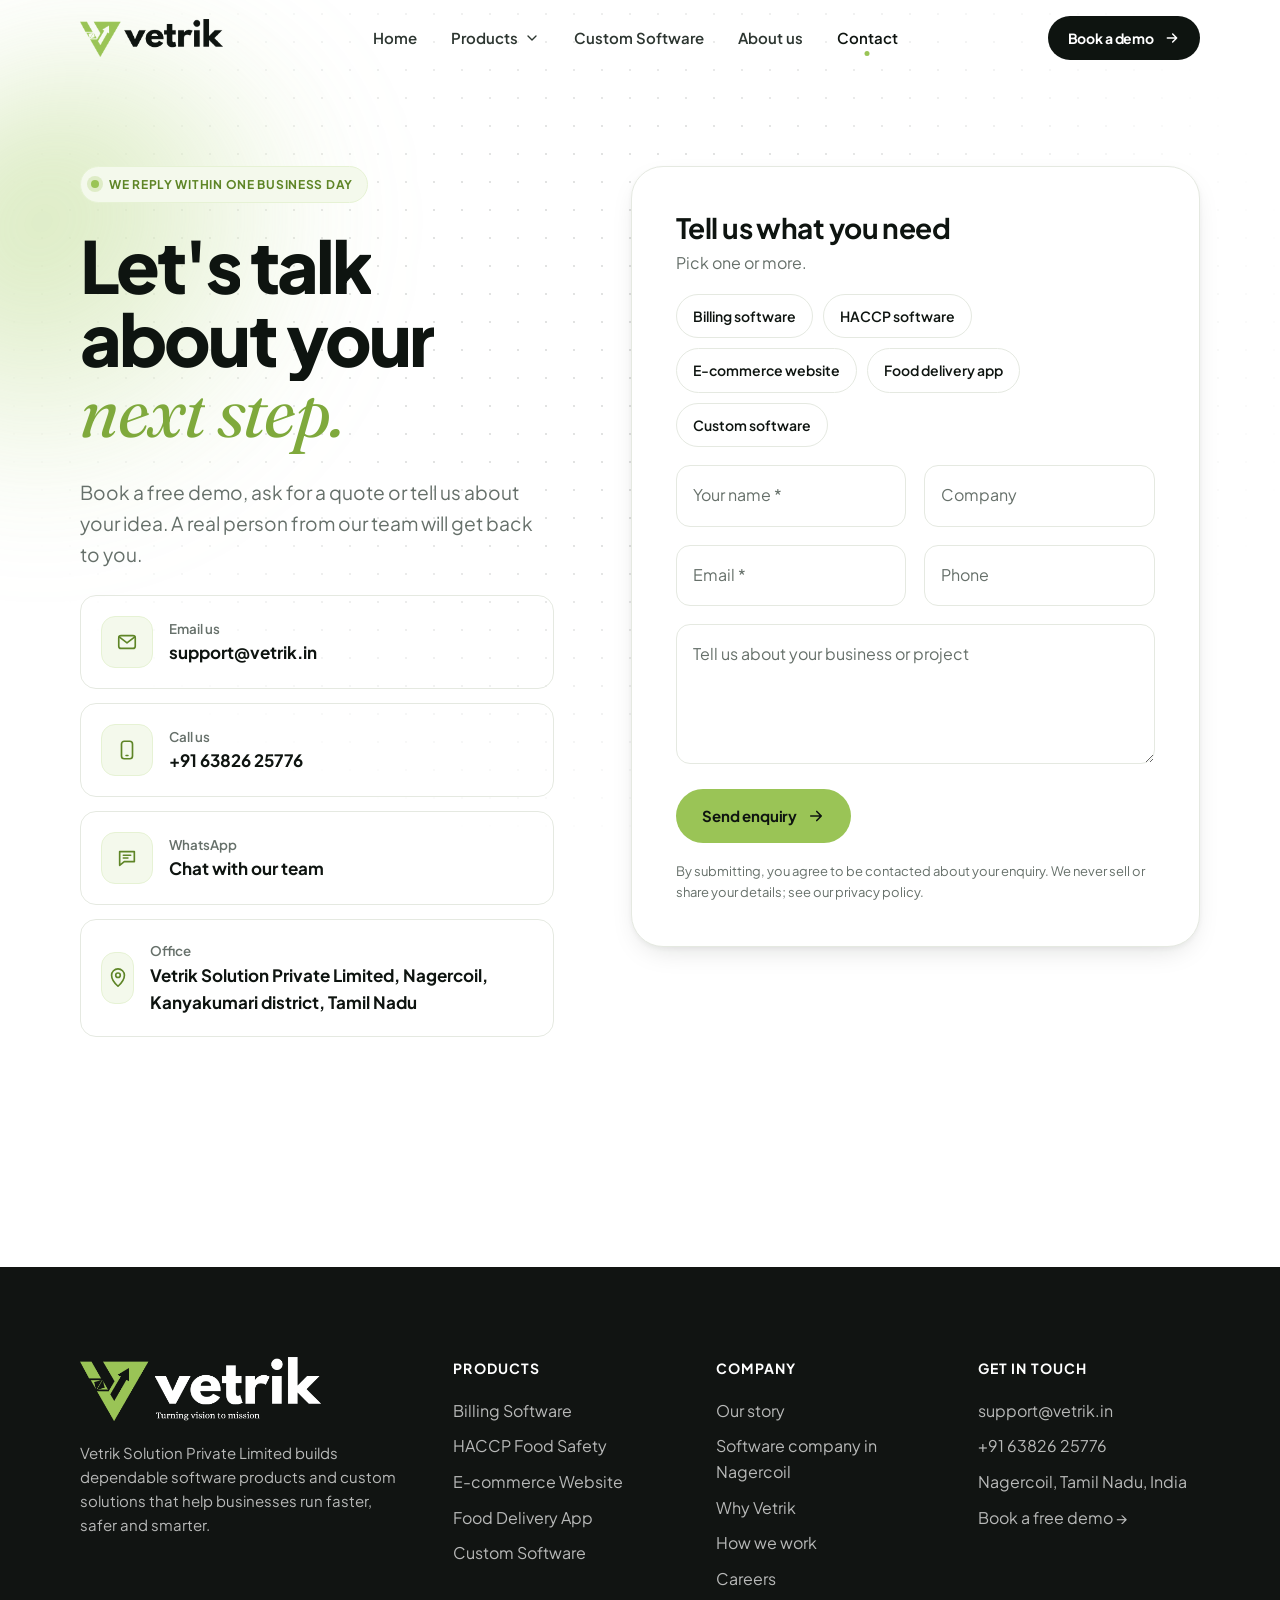
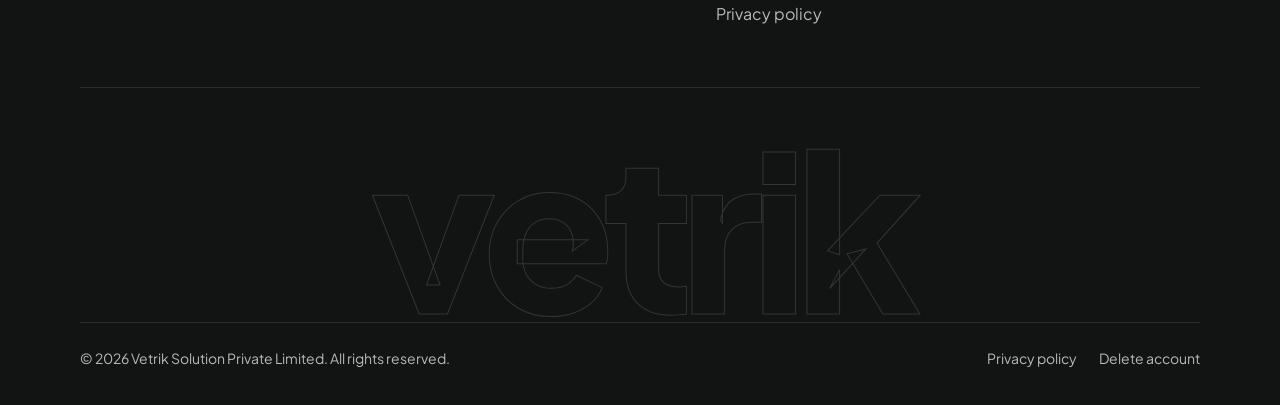
<file: contact.html>
<!doctype html>
<html lang="en-IN">
<head>
<meta charset="utf-8">
<meta name="viewport" content="width=device-width, initial-scale=1">
<!-- seo -->
<title>Contact Vetrik | Software Company in Nagercoil – Book a Free Demo</title>
<meta name="description" content="Contact Vetrik in Nagercoil for billing software, food safety software, apps, websites or custom software. Call +91 63826 25776 or book a free demo.">
<link rel="canonical" href="https://www.vetrik.in/contact.html">
<meta name="robots" content="index, follow, max-image-preview:large">
<meta name="geo.region" content="IN-TN">
<meta name="geo.placename" content="Nagercoil">
<meta property="og:type" content="website">
<meta property="og:site_name" content="Vetrik">
<meta property="og:locale" content="en_IN">
<meta property="og:url" content="https://www.vetrik.in/contact.html">
<meta property="og:title" content="Contact Vetrik | Software Company in Nagercoil – Book a Free Demo">
<meta property="og:description" content="Contact Vetrik in Nagercoil for billing software, food safety software, apps, websites or custom software. Call +91 63826 25776 or book a free demo.">
<meta property="og:image" content="https://www.vetrik.in/assets/img/og-image.png">
<meta property="og:image:width" content="1200">
<meta property="og:image:height" content="630">
<meta name="twitter:card" content="summary_large_image">
<meta name="twitter:title" content="Contact Vetrik | Software Company in Nagercoil – Book a Free Demo">
<meta name="twitter:description" content="Contact Vetrik in Nagercoil for billing software, food safety software, apps, websites or custom software. Call +91 63826 25776 or book a free demo.">
<meta name="twitter:image" content="https://www.vetrik.in/assets/img/og-image.png">
<script type="application/ld+json">
{
 "@context": "https://schema.org",
 "@graph": [
  {
   "@type": [
    "ProfessionalService",
    "Organization"
   ],
   "@id": "https://www.vetrik.in/#organization",
   "name": "Vetrik Solution Private Limited",
   "alternateName": "Vetrik",
   "url": "https://www.vetrik.in/",
   "logo": "https://www.vetrik.in/assets/img/logo-dark-text.png",
   "image": "https://www.vetrik.in/assets/img/og-image.png",
   "description": "Software company in Nagercoil building billing software, HACCP food safety software, mobile apps, websites and custom software.",
   "telephone": "+91-63826-25776",
   "email": "support@vetrik.in",
   "slogan": "Turning vision to mission",
   "address": {
    "@type": "PostalAddress",
    "addressLocality": "Nagercoil",
    "addressRegion": "Tamil Nadu",
    "addressCountry": "IN"
   },
   "priceRange": "₹₹",
   "foundingDate": "2024",
   "areaServed": [
    {
     "@type": "City",
     "name": "Nagercoil"
    },
    {
     "@type": "City",
     "name": "Kanyakumari"
    },
    {
     "@type": "City",
     "name": "Marthandam"
    },
    {
     "@type": "City",
     "name": "Tirunelveli"
    },
    {
     "@type": "City",
     "name": "Thoothukudi"
    },
    {
     "@type": "Country",
     "name": "India"
    },
    {
     "@type": "Country",
     "name": "Ireland"
    }
   ],
   "knowsAbout": [
    "Billing software",
    "GST billing",
    "Point of sale software",
    "HACCP software",
    "Mobile app development",
    "E-commerce website development",
    "Custom software development"
   ]
  },
  {
   "@type": "BreadcrumbList",
   "itemListElement": [
    {
     "@type": "ListItem",
     "position": 1,
     "name": "Home",
     "item": "https://www.vetrik.in/"
    },
    {
     "@type": "ListItem",
     "position": 2,
     "name": "Contact",
     "item": "https://www.vetrik.in/contact.html"
    }
   ]
  }
 ]
}
</script>
<!-- /seo -->
<meta name="theme-color" content="#ffffff">
<link rel="icon" type="image/png" href="assets/img/favicon.png">
<link rel="preconnect" href="https://fonts.googleapis.com">
<link rel="preconnect" href="https://fonts.gstatic.com" crossorigin>
<link href="https://fonts.googleapis.com/css2?family=Fraunces:ital,opsz,wght@0,9..144,400;1,9..144,400&family=Plus+Jakarta+Sans:wght@400;500;600;700;800&display=swap" rel="stylesheet">
<link rel="stylesheet" href="assets/css/style.css">
</head>
<body>

<div class="progress" aria-hidden="true"></div>
<header class="header">
  <div class="container header__inner">
    <a class="brand" href="index.html" aria-label="Vetrik — home"><img src="assets/img/logo-nav-dark.png" alt="Vetrik" width="451" height="120"></a>
    <nav class="nav" aria-label="Primary">
      <a class="nav__link" href="index.html">Home</a>
      <div class="nav__item">
        <button class="nav__trigger" aria-haspopup="true">Products <svg width="16" height="16" viewBox="0 0 24 24" fill="none" stroke="currentColor" stroke-width="2" stroke-linecap="round" stroke-linejoin="round" aria-hidden="true"><path d="M6 9l6 6 6-6"/></svg></button>
        <div class="mega"><a class="mega__link" href="billing-software.html"><span class="mega__icon"><svg width="22" height="22" viewBox="0 0 24 24" fill="none" stroke="currentColor" stroke-width="1.8" stroke-linecap="round" stroke-linejoin="round" aria-hidden="true"><path d="M5 3h14v18l-3-2-2 2-2-2-2 2-2-2-3 2z"/><path d="M9 8h6M9 12h6M9 16h3"/></svg></span><span><span class="mega__title">Billing Software</span><span class="mega__desc" style="display:block">GST-ready POS & invoicing for retail and restaurants</span></span></a><a class="mega__link" href="haccp-software.html"><span class="mega__icon"><svg width="22" height="22" viewBox="0 0 24 24" fill="none" stroke="currentColor" stroke-width="1.8" stroke-linecap="round" stroke-linejoin="round" aria-hidden="true"><path d="M12 3l8 3v6c0 5-3.5 8-8 9-4.5-1-8-4-8-9V6z"/><path d="M8.5 12l2.5 2.5 4.5-5"/></svg></span><span><span class="mega__title">HACCP Food Safety</span><span class="mega__desc" style="display:block">Digital CCP logs, checklists & audit-ready reports</span></span></a><a class="mega__link" href="ecommerce-website.html"><span class="mega__icon"><svg width="22" height="22" viewBox="0 0 24 24" fill="none" stroke="currentColor" stroke-width="1.8" stroke-linecap="round" stroke-linejoin="round" aria-hidden="true"><circle cx="9" cy="20" r="1.5"/><circle cx="18" cy="20" r="1.5"/><path d="M2 3h3l2.5 12h11l2-8H6.2"/></svg></span><span><span class="mega__title">E-commerce Website</span><span class="mega__desc" style="display:block">Your own branded online store, app-ready</span></span></a><a class="mega__link" href="food-delivery-app.html"><span class="mega__icon"><svg width="22" height="22" viewBox="0 0 24 24" fill="none" stroke="currentColor" stroke-width="1.8" stroke-linecap="round" stroke-linejoin="round" aria-hidden="true"><path d="M2 6h12v10H2zM14 10h4l3 3v3h-7"/><circle cx="6" cy="18" r="2"/><circle cx="17" cy="18" r="2"/></svg></span><span><span class="mega__title">Food Delivery App</span><span class="mega__desc" style="display:block">Customer app, rider app & admin portal</span></span></a><a class="mega__link" href="custom-software.html"><span class="mega__icon"><svg width="22" height="22" viewBox="0 0 24 24" fill="none" stroke="currentColor" stroke-width="1.8" stroke-linecap="round" stroke-linejoin="round" aria-hidden="true"><path d="M8 7l-5 5 5 5M16 7l5 5-5 5M14 4l-4 16"/></svg></span><span><span class="mega__title">Custom Software</span><span class="mega__desc" style="display:block">Tailor-made web, mobile & business systems</span></span></a></div>
      </div>
      <a class="nav__link" href="custom-software.html">Custom Software</a>
      <a class="nav__link" href="about.html">About us</a>
      <a class="nav__link is-active" href="contact.html">Contact</a>
    </nav>
    <div class="header__cta">
      <a class="btn btn--sm" href="contact.html" data-magnetic>Book a demo <span class="arrow"><svg width="16" height="16" viewBox="0 0 24 24" fill="none" stroke="currentColor" stroke-width="2.2" stroke-linecap="round" stroke-linejoin="round" aria-hidden="true"><path d="M5 12h14M13 6l6 6-6 6"/></svg></span></a>
      <button class="burger" aria-label="Open menu" aria-expanded="false"><span></span><span></span></button>
    </div>
  </div>
</header>
<nav class="mobile-menu" aria-label="Mobile">
  <a href="index.html">Home<small>Back to the start</small></a>
  <a href="about.html">About us<small>Our journey so far</small></a>
  <a href="billing-software.html">Billing Software<small>GST-ready POS & invoicing for retail and restaurants</small></a><a href="haccp-software.html">HACCP Food Safety<small>Digital CCP logs, checklists & audit-ready reports</small></a><a href="ecommerce-website.html">E-commerce Website<small>Your own branded online store, app-ready</small></a><a href="food-delivery-app.html">Food Delivery App<small>Customer app, rider app & admin portal</small></a><a href="custom-software.html">Custom Software<small>Tailor-made web, mobile & business systems</small></a>
  <a href="contact.html">Contact<small>Talk to our team</small></a>
</nav>
<main>

<section class="p-hero" style="padding-bottom:clamp(60px,8vw,110px)">
  <div class="dots"></div>
  <div class="orb" data-orb style="width:480px;height:480px;left:-120px;top:60px"></div>
  <div class="container contact-grid" style="position:relative;z-index:2">
    <div style="display:grid;gap:26px">
      <span class="eyebrow eyebrow--pill" data-reveal="down" style="justify-self:start">We reply within one business day</span>
      <h1 class="h1" data-split>Let's talk about your <span class="serif accent">next step.</span></h1>
      <p class="lead" data-reveal="up" style="--delay:350ms">Book a free demo, ask for a quote or tell us about your idea. A real person from our team will get back to you.</p>
      <div class="contact-info" data-stagger="90">
        <a href="mailto:support@vetrik.in" data-reveal="up"><span class="icon-box" style="margin:0"><svg width="22" height="22" viewBox="0 0 24 24" fill="none" stroke="currentColor" stroke-width="1.8" stroke-linecap="round" stroke-linejoin="round" aria-hidden="true"><rect x="3" y="5" width="18" height="14" rx="2.5"/><path d="M3.5 6.5l8.5 6.5 8.5-6.5"/></svg></span><span><small>Email us</small><strong>support@vetrik.in</strong></span></a>
        <a href="tel:+916382625776" data-reveal="up"><span class="icon-box" style="margin:0"><svg width="22" height="22" viewBox="0 0 24 24" fill="none" stroke="currentColor" stroke-width="1.8" stroke-linecap="round" stroke-linejoin="round" aria-hidden="true"><rect x="6" y="2.5" width="12" height="19" rx="3"/><path d="M11 18h2"/></svg></span><span><small>Call us</small><strong>+91 63826 25776</strong></span></a>
        <a href="https://wa.me/916382625776" target="_blank" rel="noopener" data-reveal="up"><span class="icon-box" style="margin:0"><svg width="22" height="22" viewBox="0 0 24 24" fill="none" stroke="currentColor" stroke-width="1.8" stroke-linecap="round" stroke-linejoin="round" aria-hidden="true"><path d="M4 5h16v11H9l-5 4z"/><path d="M8 9h8M8 12h5"/></svg></span><span><small>WhatsApp</small><strong>Chat with our team</strong></span></a>
        <div class="ci" data-reveal="up"><span class="icon-box" style="margin:0"><svg width="22" height="22" viewBox="0 0 24 24" fill="none" stroke="currentColor" stroke-width="1.8" stroke-linecap="round" stroke-linejoin="round" aria-hidden="true"><path d="M12 21s-7-6.2-7-12a7 7 0 0 1 14 0c0 5.8-7 12-7 12z"/><circle cx="12" cy="9" r="2.5"/></svg></span><span><small>Office</small><strong>Vetrik Solution Private Limited, Nagercoil, Kanyakumari district, Tamil Nadu</strong></span></div>
      </div>
    </div>

    <form class="form" data-contact-form data-mailto="support@vetrik.in" data-reveal="up" style="--delay:300ms" novalidate>
      <div>
        <h2 class="h3">Tell us what you need</h2>
        <p class="muted" style="margin-top:6px">Pick one or more.</p>
      </div>
      <div class="choice">
        <input type="checkbox" id="c1" name="interest" value="Billing"><label for="c1">Billing software</label>
        <input type="checkbox" id="c2" name="interest" value="HACCP"><label for="c2">HACCP software</label>
        <input type="checkbox" id="c3" name="interest" value="E-commerce"><label for="c3">E-commerce website</label>
        <input type="checkbox" id="c5" name="interest" value="Delivery"><label for="c5">Food delivery app</label>
        <input type="checkbox" id="c4" name="interest" value="Custom"><label for="c4">Custom software</label>
      </div>
      <div class="form__row">
        <div class="input"><input id="f-name" name="name" placeholder=" " required autocomplete="name"><label for="f-name">Your name *</label></div>
        <div class="input"><input id="f-company" name="company" placeholder=" " autocomplete="organization"><label for="f-company">Company</label></div>
      </div>
      <div class="form__row">
        <div class="input"><input id="f-email" name="email" type="email" placeholder=" " required autocomplete="email"><label for="f-email">Email *</label></div>
        <div class="input"><input id="f-phone" name="phone" type="tel" placeholder=" " autocomplete="tel"><label for="f-phone">Phone</label></div>
      </div>
      <div class="input"><textarea id="f-msg" name="message" placeholder=" "></textarea><label for="f-msg">Tell us about your business or project</label></div>
      <button class="btn btn--brand" type="submit" style="justify-self:start" data-magnetic>Send enquiry <span class="arrow"><svg width="18" height="18" viewBox="0 0 24 24" fill="none" stroke="currentColor" stroke-width="2.2" stroke-linecap="round" stroke-linejoin="round" aria-hidden="true"><path d="M5 12h14M13 6l6 6-6 6"/></svg></span></button>
      <div class="form__success">Thank you! Your email app should open with your enquiry — just press send. We'll be in touch shortly.</div>
      <p class="form__note">By submitting, you agree to be contacted about your enquiry. We never sell or share your details; see our <a href="privacy-policy.html">privacy policy</a>.</p>
    </form>
  </div>
</section>

</main>
<footer class="footer">
  <div class="container">
    <div class="footer__top">
      <div>
        <a class="footer__logo" href="index.html"><img src="assets/img/logo-white-text.png" alt="Vetrik — Turning vision to mission" width="1841" height="489" loading="lazy"></a>
        <p class="footer__about">Vetrik Solution Private Limited builds dependable software products and custom solutions that help businesses run faster, safer and smarter.</p>
      </div>
      <div><h4>Products</h4><ul><li><a href="billing-software.html">Billing Software</a></li><li><a href="haccp-software.html">HACCP Food Safety</a></li><li><a href="ecommerce-website.html">E-commerce Website</a></li><li><a href="food-delivery-app.html">Food Delivery App</a></li><li><a href="custom-software.html">Custom Software</a></li></ul></div>
      <div><h4>Company</h4><ul>
        <li><a href="about.html">Our story</a></li>
        <li><a href="software-company-nagercoil.html">Software company in Nagercoil</a></li>
        <li><a href="index.html#why">Why Vetrik</a></li>
        <li><a href="index.html#process">How we work</a></li>
        <li><a href="contact.html">Careers</a></li>
        <li><a href="privacy-policy.html">Privacy policy</a></li>
      </ul></div>
      <div><h4>Get in touch</h4><ul>
        <li><a href="mailto:support@vetrik.in">support@vetrik.in</a></li>
        <li><a href="tel:+916382625776">+91 63826 25776</a></li>
        <li>Nagercoil, Tamil Nadu, India</li>
        <li><a href="contact.html">Book a free demo →</a></li>
      </ul></div>
    </div>
    <div class="footer__big" aria-hidden="true">vetrik</div>
    <div class="footer__bottom">
      <span>© <span data-year>2026</span> Vetrik Solution Private Limited. All rights reserved.</span>
      <span class="footer__legal"><a href="privacy-policy.html">Privacy policy</a><a href="delete-account.html">Delete account</a></span>
    </div>
  </div>
</footer>
<script src="assets/js/main.js" defer></script>
</body>
</html>
</file>
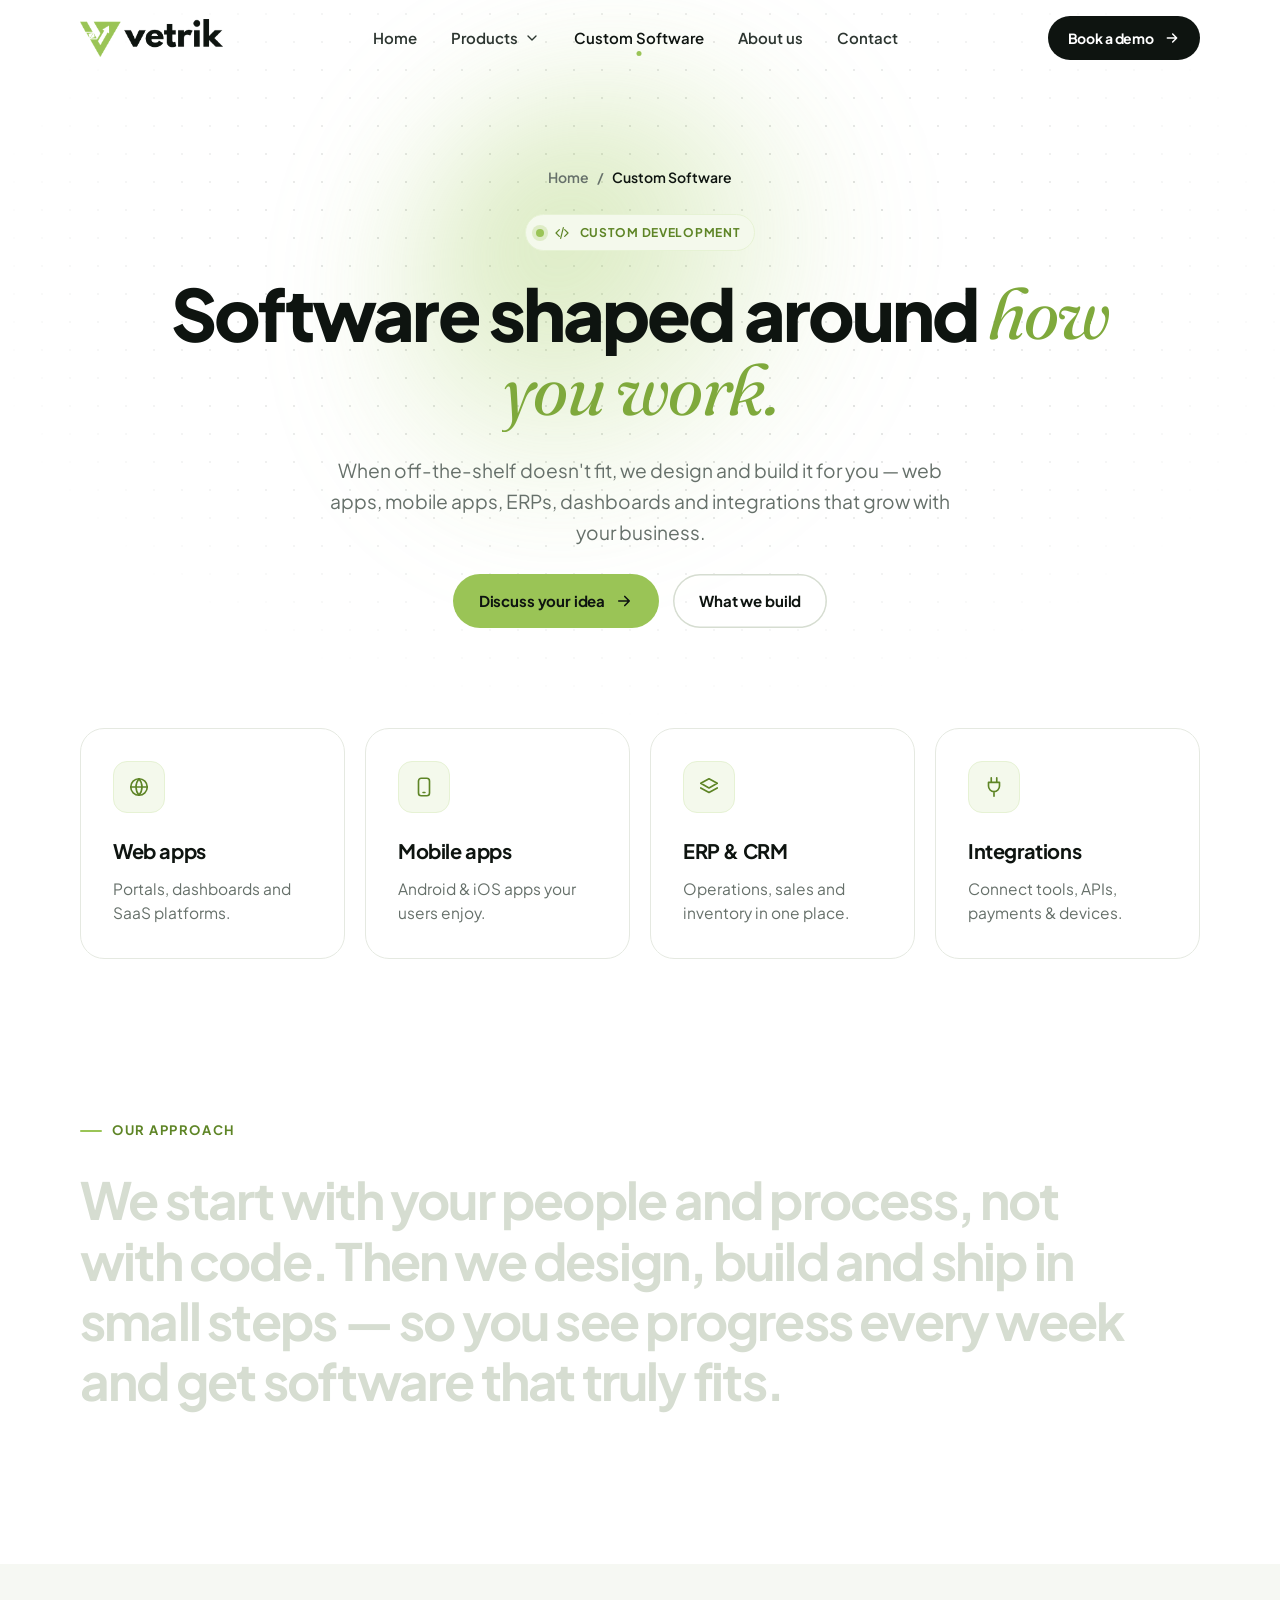
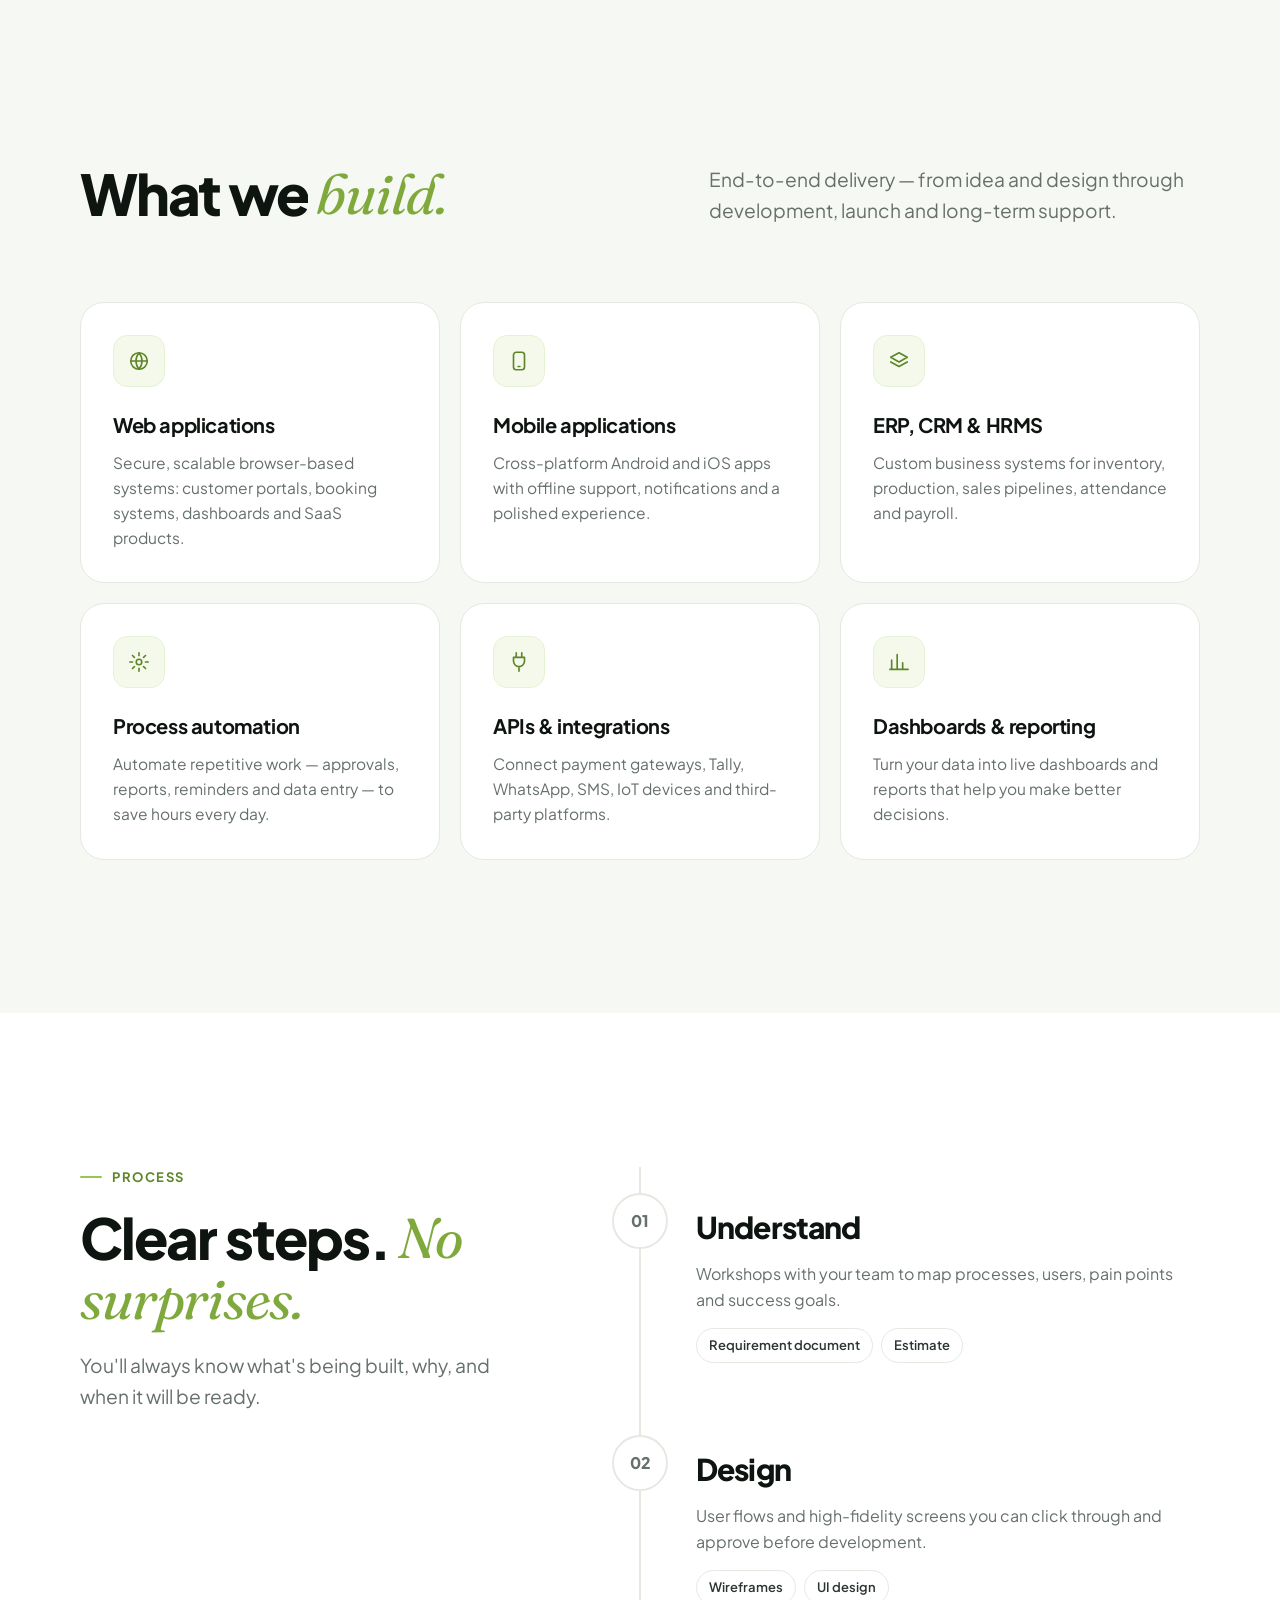
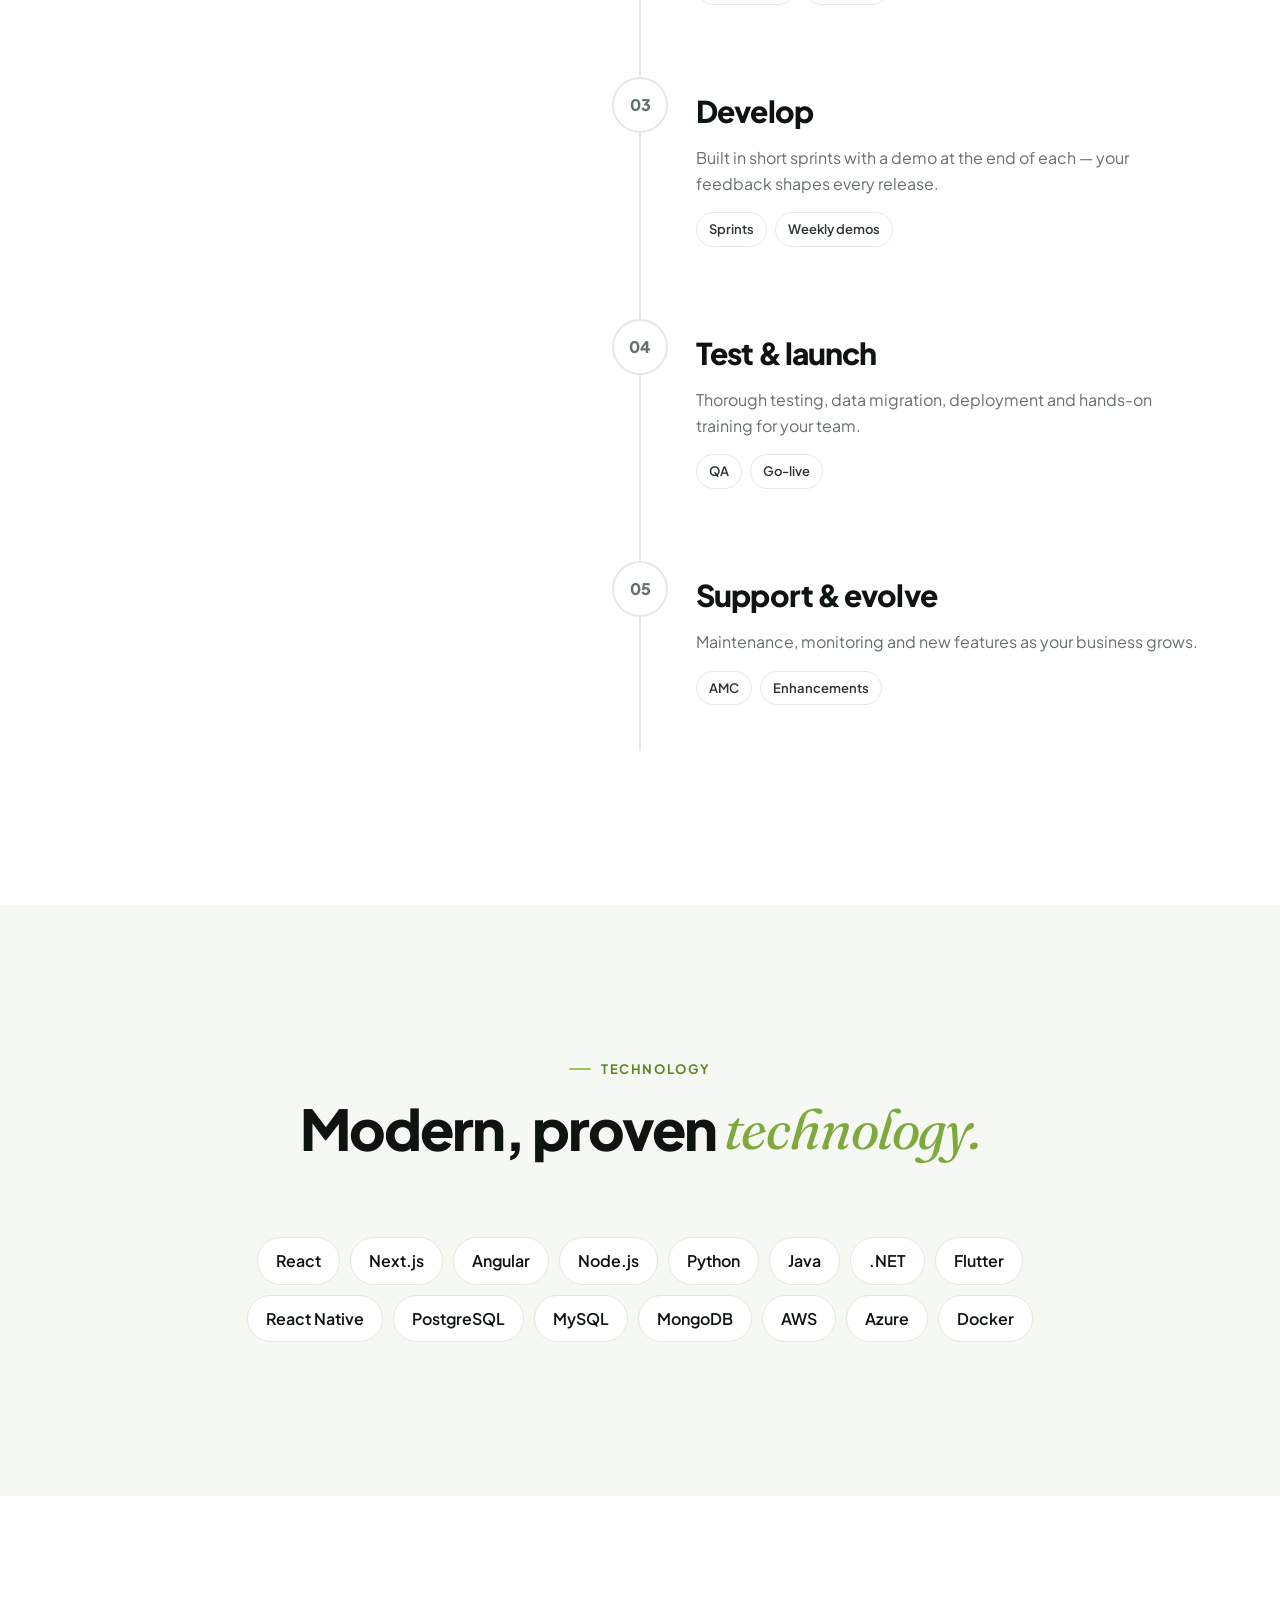
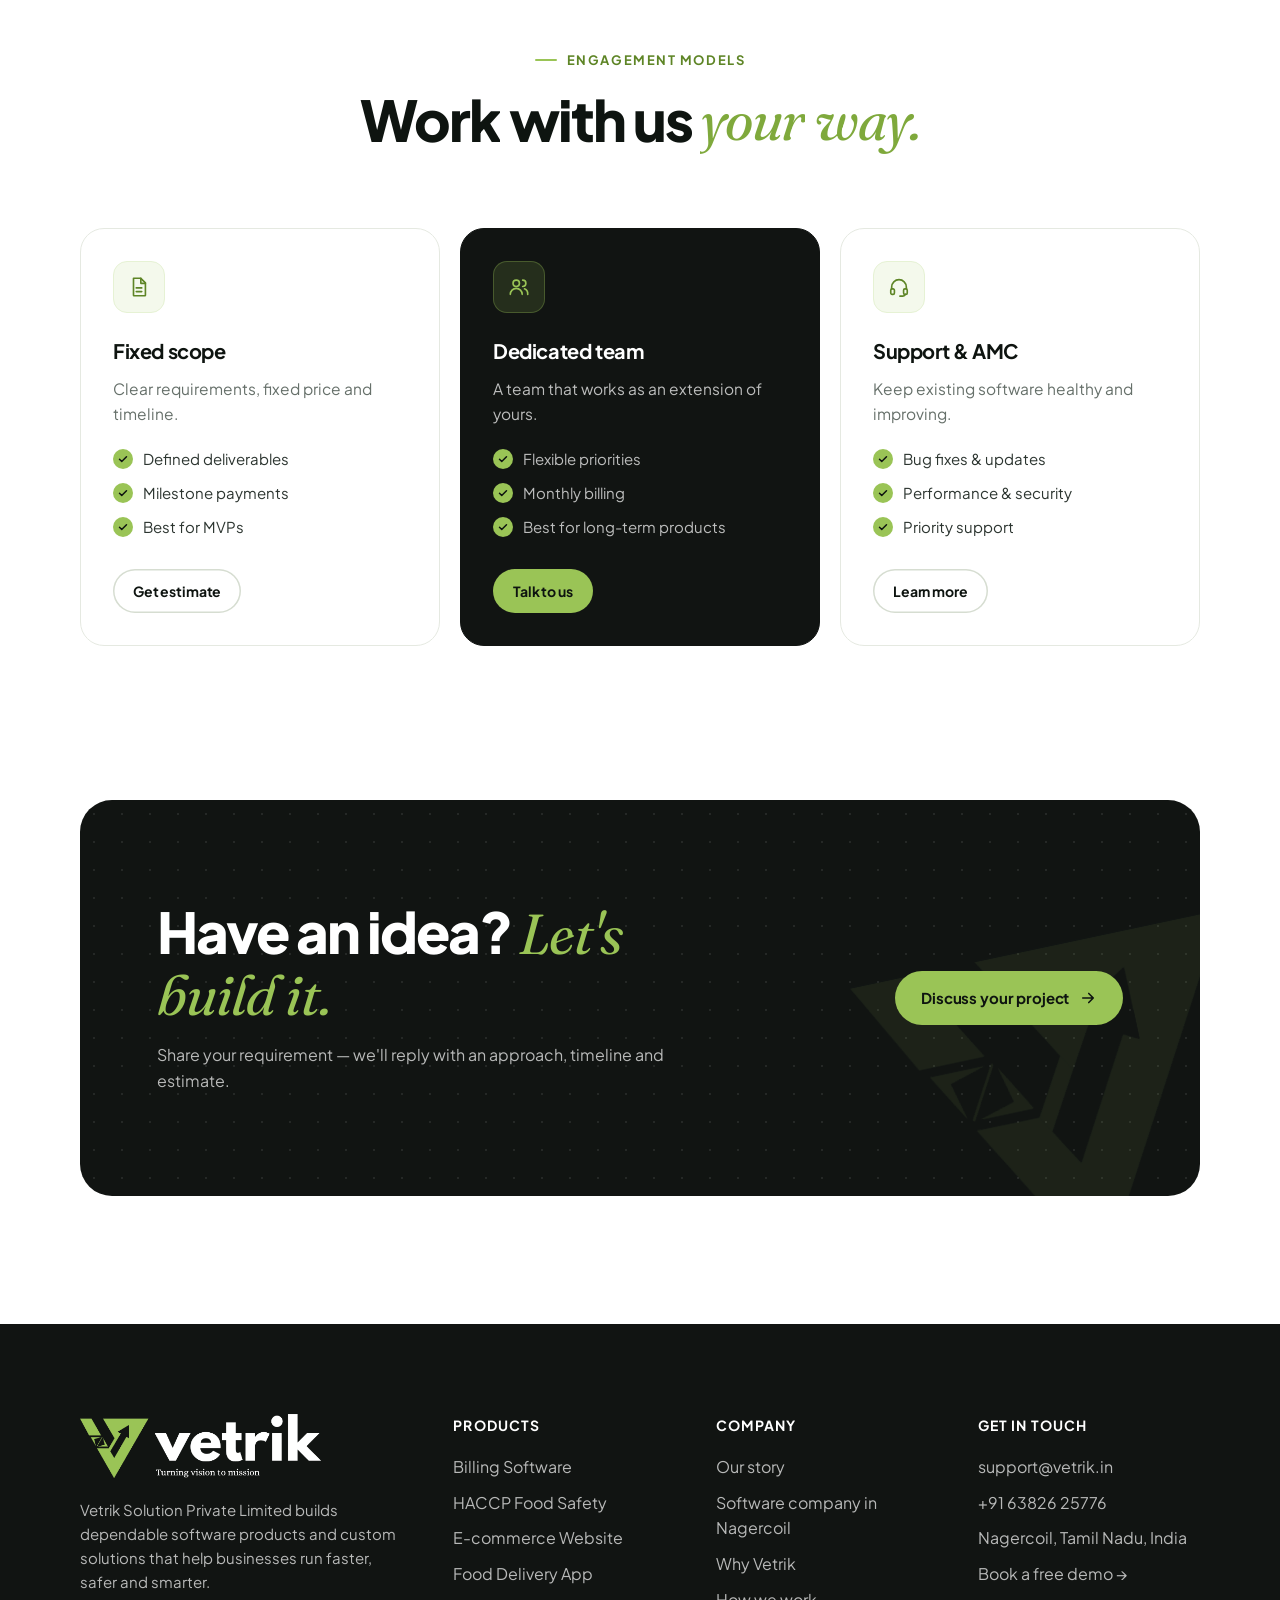
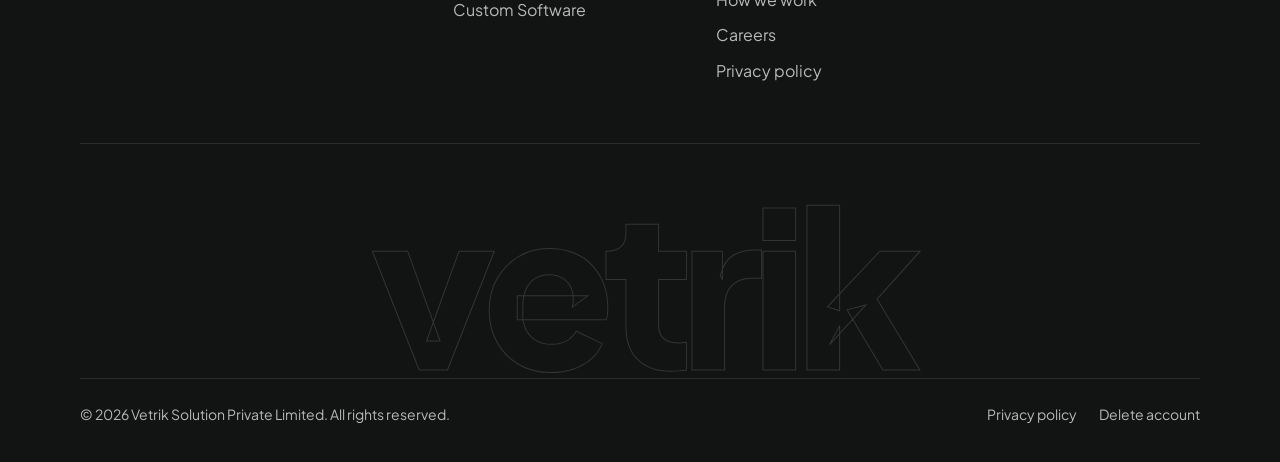
<file: custom-software.html>
<!doctype html>
<html lang="en-IN">
<head>
<meta charset="utf-8">
<meta name="viewport" content="width=device-width, initial-scale=1">
<!-- seo -->
<title>Custom Software &amp; Mobile App Development in Nagercoil – Vetrik</title>
<meta name="description" content="Custom web apps, Android and iPhone apps, CRM, ERP and integrations designed and built around your business by Vetrik, a software company in Nagercoil.">
<link rel="canonical" href="https://www.vetrik.in/custom-software.html">
<meta name="robots" content="index, follow, max-image-preview:large">
<meta name="geo.region" content="IN-TN">
<meta name="geo.placename" content="Nagercoil">
<meta property="og:type" content="website">
<meta property="og:site_name" content="Vetrik">
<meta property="og:locale" content="en_IN">
<meta property="og:url" content="https://www.vetrik.in/custom-software.html">
<meta property="og:title" content="Custom Software &amp; Mobile App Development in Nagercoil – Vetrik">
<meta property="og:description" content="Custom web apps, Android and iPhone apps, CRM, ERP and integrations designed and built around your business by Vetrik, a software company in Nagercoil.">
<meta property="og:image" content="https://www.vetrik.in/assets/img/og-image.png">
<meta property="og:image:width" content="1200">
<meta property="og:image:height" content="630">
<meta name="twitter:card" content="summary_large_image">
<meta name="twitter:title" content="Custom Software &amp; Mobile App Development in Nagercoil – Vetrik">
<meta name="twitter:description" content="Custom web apps, Android and iPhone apps, CRM, ERP and integrations designed and built around your business by Vetrik, a software company in Nagercoil.">
<meta name="twitter:image" content="https://www.vetrik.in/assets/img/og-image.png">
<script type="application/ld+json">
{
 "@context": "https://schema.org",
 "@graph": [
  {
   "@type": "BreadcrumbList",
   "itemListElement": [
    {
     "@type": "ListItem",
     "position": 1,
     "name": "Home",
     "item": "https://www.vetrik.in/"
    },
    {
     "@type": "ListItem",
     "position": 2,
     "name": "Custom Software",
     "item": "https://www.vetrik.in/custom-software.html"
    }
   ]
  }
 ]
}
</script>
<!-- /seo -->
<meta name="theme-color" content="#ffffff">
<link rel="icon" type="image/png" href="assets/img/favicon.png">
<link rel="preconnect" href="https://fonts.googleapis.com">
<link rel="preconnect" href="https://fonts.gstatic.com" crossorigin>
<link href="https://fonts.googleapis.com/css2?family=Fraunces:ital,opsz,wght@0,9..144,400;1,9..144,400&family=Plus+Jakarta+Sans:wght@400;500;600;700;800&display=swap" rel="stylesheet">
<link rel="stylesheet" href="assets/css/style.css">
</head>
<body>

<div class="progress" aria-hidden="true"></div>
<header class="header">
  <div class="container header__inner">
    <a class="brand" href="index.html" aria-label="Vetrik — home"><img src="assets/img/logo-nav-dark.png" alt="Vetrik" width="451" height="120"></a>
    <nav class="nav" aria-label="Primary">
      <a class="nav__link" href="index.html">Home</a>
      <div class="nav__item">
        <button class="nav__trigger" aria-haspopup="true">Products <svg width="16" height="16" viewBox="0 0 24 24" fill="none" stroke="currentColor" stroke-width="2" stroke-linecap="round" stroke-linejoin="round" aria-hidden="true"><path d="M6 9l6 6 6-6"/></svg></button>
        <div class="mega"><a class="mega__link" href="billing-software.html"><span class="mega__icon"><svg width="22" height="22" viewBox="0 0 24 24" fill="none" stroke="currentColor" stroke-width="1.8" stroke-linecap="round" stroke-linejoin="round" aria-hidden="true"><path d="M5 3h14v18l-3-2-2 2-2-2-2 2-2-2-3 2z"/><path d="M9 8h6M9 12h6M9 16h3"/></svg></span><span><span class="mega__title">Billing Software</span><span class="mega__desc" style="display:block">GST-ready POS & invoicing for retail and restaurants</span></span></a><a class="mega__link" href="haccp-software.html"><span class="mega__icon"><svg width="22" height="22" viewBox="0 0 24 24" fill="none" stroke="currentColor" stroke-width="1.8" stroke-linecap="round" stroke-linejoin="round" aria-hidden="true"><path d="M12 3l8 3v6c0 5-3.5 8-8 9-4.5-1-8-4-8-9V6z"/><path d="M8.5 12l2.5 2.5 4.5-5"/></svg></span><span><span class="mega__title">HACCP Food Safety</span><span class="mega__desc" style="display:block">Digital CCP logs, checklists & audit-ready reports</span></span></a><a class="mega__link" href="ecommerce-website.html"><span class="mega__icon"><svg width="22" height="22" viewBox="0 0 24 24" fill="none" stroke="currentColor" stroke-width="1.8" stroke-linecap="round" stroke-linejoin="round" aria-hidden="true"><circle cx="9" cy="20" r="1.5"/><circle cx="18" cy="20" r="1.5"/><path d="M2 3h3l2.5 12h11l2-8H6.2"/></svg></span><span><span class="mega__title">E-commerce Website</span><span class="mega__desc" style="display:block">Your own branded online store, app-ready</span></span></a><a class="mega__link" href="food-delivery-app.html"><span class="mega__icon"><svg width="22" height="22" viewBox="0 0 24 24" fill="none" stroke="currentColor" stroke-width="1.8" stroke-linecap="round" stroke-linejoin="round" aria-hidden="true"><path d="M2 6h12v10H2zM14 10h4l3 3v3h-7"/><circle cx="6" cy="18" r="2"/><circle cx="17" cy="18" r="2"/></svg></span><span><span class="mega__title">Food Delivery App</span><span class="mega__desc" style="display:block">Customer app, rider app & admin portal</span></span></a><a class="mega__link" href="custom-software.html"><span class="mega__icon"><svg width="22" height="22" viewBox="0 0 24 24" fill="none" stroke="currentColor" stroke-width="1.8" stroke-linecap="round" stroke-linejoin="round" aria-hidden="true"><path d="M8 7l-5 5 5 5M16 7l5 5-5 5M14 4l-4 16"/></svg></span><span><span class="mega__title">Custom Software</span><span class="mega__desc" style="display:block">Tailor-made web, mobile & business systems</span></span></a></div>
      </div>
      <a class="nav__link is-active" href="custom-software.html">Custom Software</a>
      <a class="nav__link" href="about.html">About us</a>
      <a class="nav__link" href="contact.html">Contact</a>
    </nav>
    <div class="header__cta">
      <a class="btn btn--sm" href="contact.html" data-magnetic>Book a demo <span class="arrow"><svg width="16" height="16" viewBox="0 0 24 24" fill="none" stroke="currentColor" stroke-width="2.2" stroke-linecap="round" stroke-linejoin="round" aria-hidden="true"><path d="M5 12h14M13 6l6 6-6 6"/></svg></span></a>
      <button class="burger" aria-label="Open menu" aria-expanded="false"><span></span><span></span></button>
    </div>
  </div>
</header>
<nav class="mobile-menu" aria-label="Mobile">
  <a href="index.html">Home<small>Back to the start</small></a>
  <a href="about.html">About us<small>Our journey so far</small></a>
  <a href="billing-software.html">Billing Software<small>GST-ready POS & invoicing for retail and restaurants</small></a><a href="haccp-software.html">HACCP Food Safety<small>Digital CCP logs, checklists & audit-ready reports</small></a><a href="ecommerce-website.html">E-commerce Website<small>Your own branded online store, app-ready</small></a><a href="food-delivery-app.html">Food Delivery App<small>Customer app, rider app & admin portal</small></a><a href="custom-software.html">Custom Software<small>Tailor-made web, mobile & business systems</small></a>
  <a href="contact.html">Contact<small>Talk to our team</small></a>
</nav>
<main>

<section class="p-hero">
  <div class="dots"></div>
  <div class="orb" data-orb style="width:480px;height:480px;left:calc(50% - 240px);top:80px"></div>
  <div class="container p-hero__grid">
    <div class="breadcrumb" data-reveal="down"><a href="index.html">Home</a> / <span style="color:var(--ink)">Custom Software</span></div>
    <span class="eyebrow eyebrow--pill" data-reveal="down" style="--delay:100ms"><svg width="16" height="16" viewBox="0 0 24 24" fill="none" stroke="currentColor" stroke-width="1.8" stroke-linecap="round" stroke-linejoin="round" aria-hidden="true"><path d="M8 7l-5 5 5 5M16 7l5 5-5 5M14 4l-4 16"/></svg> Custom development</span>
    <h1 class="h1 p-hero__title" data-split>Software shaped around <span class="serif">how you work.</span></h1>
    <p class="lead" data-reveal="up" style="--delay:400ms">When off-the-shelf doesn't fit, we design and build it for you — web apps, mobile apps, ERPs, dashboards and integrations that grow with your business.</p>
    <div class="btn-row" data-reveal="up" style="--delay:550ms">
      <a class="btn btn--brand" href="contact.html?product=Custom" data-magnetic>Discuss your idea <span class="arrow"><svg width="18" height="18" viewBox="0 0 24 24" fill="none" stroke="currentColor" stroke-width="2.2" stroke-linecap="round" stroke-linejoin="round" aria-hidden="true"><path d="M5 12h14M13 6l6 6-6 6"/></svg></span></a>
      <a class="btn btn--ghost" href="#services" data-magnetic>What we build</a>
    </div>
  </div>
  <div class="container" style="margin-top:clamp(60px,8vw,100px)">
    <div class="grid-4" data-stagger="100">
      <div class="card" data-reveal="up" data-hover-tilt><div class="icon-box"><svg width="22" height="22" viewBox="0 0 24 24" fill="none" stroke="currentColor" stroke-width="1.8" stroke-linecap="round" stroke-linejoin="round" aria-hidden="true"><circle cx="12" cy="12" r="9"/><path d="M3 12h18M12 3a14 14 0 0 1 0 18M12 3a14 14 0 0 0 0 18"/></svg></div><h3>Web apps</h3><p>Portals, dashboards and SaaS platforms.</p></div>
      <div class="card" data-reveal="up" data-hover-tilt><div class="icon-box"><svg width="22" height="22" viewBox="0 0 24 24" fill="none" stroke="currentColor" stroke-width="1.8" stroke-linecap="round" stroke-linejoin="round" aria-hidden="true"><rect x="6" y="2.5" width="12" height="19" rx="3"/><path d="M11 18h2"/></svg></div><h3>Mobile apps</h3><p>Android &amp; iOS apps your users enjoy.</p></div>
      <div class="card" data-reveal="up" data-hover-tilt><div class="icon-box"><svg width="22" height="22" viewBox="0 0 24 24" fill="none" stroke="currentColor" stroke-width="1.8" stroke-linecap="round" stroke-linejoin="round" aria-hidden="true"><path d="M12 3l9 5-9 5-9-5z"/><path d="M3 13l9 5 9-5"/></svg></div><h3>ERP &amp; CRM</h3><p>Operations, sales and inventory in one place.</p></div>
      <div class="card" data-reveal="up" data-hover-tilt><div class="icon-box"><svg width="22" height="22" viewBox="0 0 24 24" fill="none" stroke="currentColor" stroke-width="1.8" stroke-linecap="round" stroke-linejoin="round" aria-hidden="true"><path d="M9 2v5M15 2v5M6 7h12v4a6 6 0 0 1-12 0zM12 17v5"/></svg></div><h3>Integrations</h3><p>Connect tools, APIs, payments &amp; devices.</p></div>
    </div>
  </div>
</section>

<section class="section">
  <div class="container">
    <span class="eyebrow" data-reveal="up">Our approach</span>
    <p class="statement" data-statement style="margin-top:28px">We start with your <mark>people and process,</mark> not with code. Then we design, build and ship in small steps — so you see progress every week and get software that <mark>truly fits.</mark></p>
  </div>
</section>

<section class="section section--soft" id="services">
  <div class="container">
    <div class="section-head section-head--split">
      <div><span class="eyebrow" data-reveal="up">Services</span><h2 class="h2" style="margin-top:18px" data-split>What we <span class="serif accent">build.</span></h2></div>
      <p class="lead" data-reveal="up">End-to-end delivery — from idea and design through development, launch and long-term support.</p>
    </div>
    <div class="grid-3" data-stagger="90">
      <div class="card" data-reveal="up"><div class="icon-box"><svg width="22" height="22" viewBox="0 0 24 24" fill="none" stroke="currentColor" stroke-width="1.8" stroke-linecap="round" stroke-linejoin="round" aria-hidden="true"><circle cx="12" cy="12" r="9"/><path d="M3 12h18M12 3a14 14 0 0 1 0 18M12 3a14 14 0 0 0 0 18"/></svg></div><h3>Web applications</h3><p>Secure, scalable browser-based systems: customer portals, booking systems, dashboards and SaaS products.</p></div>
      <div class="card" data-reveal="up"><div class="icon-box"><svg width="22" height="22" viewBox="0 0 24 24" fill="none" stroke="currentColor" stroke-width="1.8" stroke-linecap="round" stroke-linejoin="round" aria-hidden="true"><rect x="6" y="2.5" width="12" height="19" rx="3"/><path d="M11 18h2"/></svg></div><h3>Mobile applications</h3><p>Cross-platform Android and iOS apps with offline support, notifications and a polished experience.</p></div>
      <div class="card" data-reveal="up"><div class="icon-box"><svg width="22" height="22" viewBox="0 0 24 24" fill="none" stroke="currentColor" stroke-width="1.8" stroke-linecap="round" stroke-linejoin="round" aria-hidden="true"><path d="M12 3l9 5-9 5-9-5z"/><path d="M3 13l9 5 9-5"/></svg></div><h3>ERP, CRM &amp; HRMS</h3><p>Custom business systems for inventory, production, sales pipelines, attendance and payroll.</p></div>
      <div class="card" data-reveal="up"><div class="icon-box"><svg width="22" height="22" viewBox="0 0 24 24" fill="none" stroke="currentColor" stroke-width="1.8" stroke-linecap="round" stroke-linejoin="round" aria-hidden="true"><circle cx="12" cy="12" r="3"/><path d="M12 2v3M12 19v3M4.9 4.9l2.1 2.1M17 17l2.1 2.1M2 12h3M19 12h3M4.9 19.1L7 17M17 7l2.1-2.1"/></svg></div><h3>Process automation</h3><p>Automate repetitive work — approvals, reports, reminders and data entry — to save hours every day.</p></div>
      <div class="card" data-reveal="up"><div class="icon-box"><svg width="22" height="22" viewBox="0 0 24 24" fill="none" stroke="currentColor" stroke-width="1.8" stroke-linecap="round" stroke-linejoin="round" aria-hidden="true"><path d="M9 2v5M15 2v5M6 7h12v4a6 6 0 0 1-12 0zM12 17v5"/></svg></div><h3>APIs &amp; integrations</h3><p>Connect payment gateways, Tally, WhatsApp, SMS, IoT devices and third-party platforms.</p></div>
      <div class="card" data-reveal="up"><div class="icon-box"><svg width="22" height="22" viewBox="0 0 24 24" fill="none" stroke="currentColor" stroke-width="1.8" stroke-linecap="round" stroke-linejoin="round" aria-hidden="true"><path d="M4 20V10M10 20V4M16 20v-7M22 20H2"/></svg></div><h3>Dashboards &amp; reporting</h3><p>Turn your data into live dashboards and reports that help you make better decisions.</p></div>
    </div>
  </div>
</section>

<section class="section">
  <div class="container process-wrap">
    <div class="section-head">
      <span class="eyebrow" data-reveal="up">Process</span>
      <h2 class="h2" data-split>Clear steps. <span class="serif accent">No surprises.</span></h2>
      <p class="lead" data-reveal="up">You'll always know what's being built, why, and when it will be ready.</p>
    </div>
    <div class="process" data-process>
      <div class="process__line"><span></span></div>
      <div class="process__step"><div class="process__dot">01</div><div><h3>Understand</h3><p>Workshops with your team to map processes, users, pain points and success goals.</p><div class="process__meta"><span class="tag">Requirement document</span><span class="tag">Estimate</span></div></div></div>
      <div class="process__step"><div class="process__dot">02</div><div><h3>Design</h3><p>User flows and high-fidelity screens you can click through and approve before development.</p><div class="process__meta"><span class="tag">Wireframes</span><span class="tag">UI design</span></div></div></div>
      <div class="process__step"><div class="process__dot">03</div><div><h3>Develop</h3><p>Built in short sprints with a demo at the end of each — your feedback shapes every release.</p><div class="process__meta"><span class="tag">Sprints</span><span class="tag">Weekly demos</span></div></div></div>
      <div class="process__step"><div class="process__dot">04</div><div><h3>Test &amp; launch</h3><p>Thorough testing, data migration, deployment and hands-on training for your team.</p><div class="process__meta"><span class="tag">QA</span><span class="tag">Go-live</span></div></div></div>
      <div class="process__step"><div class="process__dot">05</div><div><h3>Support &amp; evolve</h3><p>Maintenance, monitoring and new features as your business grows.</p><div class="process__meta"><span class="tag">AMC</span><span class="tag">Enhancements</span></div></div></div>
    </div>
  </div>
</section>

<section class="section section--soft">
  <div class="container">
    <div class="section-head section-head--center">
      <span class="eyebrow" data-reveal="up">Technology</span>
      <h2 class="h2" data-split>Modern, proven <span class="serif accent">technology.</span></h2>
    </div>
    <div class="pills" style="justify-content:center;max-width:900px;margin:0 auto" data-stagger="40">
      <span class="pill" data-reveal="up">React</span><span class="pill" data-reveal="up">Next.js</span><span class="pill" data-reveal="up">Angular</span><span class="pill" data-reveal="up">Node.js</span><span class="pill" data-reveal="up">Python</span><span class="pill" data-reveal="up">Java</span><span class="pill" data-reveal="up">.NET</span><span class="pill" data-reveal="up">Flutter</span><span class="pill" data-reveal="up">React Native</span><span class="pill" data-reveal="up">PostgreSQL</span><span class="pill" data-reveal="up">MySQL</span><span class="pill" data-reveal="up">MongoDB</span><span class="pill" data-reveal="up">AWS</span><span class="pill" data-reveal="up">Azure</span><span class="pill" data-reveal="up">Docker</span>
    </div>
  </div>
</section>

<section class="section">
  <div class="container">
    <div class="section-head section-head--center">
      <span class="eyebrow" data-reveal="up">Engagement models</span>
      <h2 class="h2" data-split>Work with us <span class="serif accent">your way.</span></h2>
    </div>
    <div class="grid-3" data-stagger="100">
      <div class="card plan" data-reveal="up"><div class="icon-box"><svg width="22" height="22" viewBox="0 0 24 24" fill="none" stroke="currentColor" stroke-width="1.8" stroke-linecap="round" stroke-linejoin="round" aria-hidden="true"><path d="M6 2.5h8l5 5V21a.5.5 0 0 1-.5.5h-12A.5.5 0 0 1 6 21z"/><path d="M14 2.5V8h5M9 13h6M9 17h6"/></svg></div><h3>Fixed scope</h3><p>Clear requirements, fixed price and timeline.</p>
        <ul><li><span class="check"><svg width="12" height="12" viewBox="0 0 24 24" fill="none" stroke="currentColor" stroke-width="3.0" stroke-linecap="round" stroke-linejoin="round" aria-hidden="true"><path d="M5 12.5l4.5 4.5L19 7.5"/></svg></span>Defined deliverables</li><li><span class="check"><svg width="12" height="12" viewBox="0 0 24 24" fill="none" stroke="currentColor" stroke-width="3.0" stroke-linecap="round" stroke-linejoin="round" aria-hidden="true"><path d="M5 12.5l4.5 4.5L19 7.5"/></svg></span>Milestone payments</li><li><span class="check"><svg width="12" height="12" viewBox="0 0 24 24" fill="none" stroke="currentColor" stroke-width="3.0" stroke-linecap="round" stroke-linejoin="round" aria-hidden="true"><path d="M5 12.5l4.5 4.5L19 7.5"/></svg></span>Best for MVPs</li></ul>
        <a class="btn btn--ghost btn--sm" href="contact.html?product=Custom">Get estimate</a></div>
      <div class="card plan plan--featured" data-reveal="up"><div class="icon-box"><svg width="22" height="22" viewBox="0 0 24 24" fill="none" stroke="currentColor" stroke-width="1.8" stroke-linecap="round" stroke-linejoin="round" aria-hidden="true"><circle cx="9" cy="8" r="3.5"/><path d="M2.5 20a6.5 6.5 0 0 1 13 0M16 4.5a3.5 3.5 0 0 1 0 7M18 14a6 6 0 0 1 3.5 6"/></svg></div><h3>Dedicated team</h3><p>A team that works as an extension of yours.</p>
        <ul><li><span class="check"><svg width="12" height="12" viewBox="0 0 24 24" fill="none" stroke="currentColor" stroke-width="3.0" stroke-linecap="round" stroke-linejoin="round" aria-hidden="true"><path d="M5 12.5l4.5 4.5L19 7.5"/></svg></span>Flexible priorities</li><li><span class="check"><svg width="12" height="12" viewBox="0 0 24 24" fill="none" stroke="currentColor" stroke-width="3.0" stroke-linecap="round" stroke-linejoin="round" aria-hidden="true"><path d="M5 12.5l4.5 4.5L19 7.5"/></svg></span>Monthly billing</li><li><span class="check"><svg width="12" height="12" viewBox="0 0 24 24" fill="none" stroke="currentColor" stroke-width="3.0" stroke-linecap="round" stroke-linejoin="round" aria-hidden="true"><path d="M5 12.5l4.5 4.5L19 7.5"/></svg></span>Best for long-term products</li></ul>
        <a class="btn btn--brand btn--sm" href="contact.html?product=Custom">Talk to us</a></div>
      <div class="card plan" data-reveal="up"><div class="icon-box"><svg width="22" height="22" viewBox="0 0 24 24" fill="none" stroke="currentColor" stroke-width="1.8" stroke-linecap="round" stroke-linejoin="round" aria-hidden="true"><path d="M4 14v-2a8 8 0 0 1 16 0v2"/><rect x="3" y="14" width="4" height="6" rx="1.5"/><rect x="17" y="14" width="4" height="6" rx="1.5"/><path d="M19 20a3 3 0 0 1-3 2h-3"/></svg></div><h3>Support &amp; AMC</h3><p>Keep existing software healthy and improving.</p>
        <ul><li><span class="check"><svg width="12" height="12" viewBox="0 0 24 24" fill="none" stroke="currentColor" stroke-width="3.0" stroke-linecap="round" stroke-linejoin="round" aria-hidden="true"><path d="M5 12.5l4.5 4.5L19 7.5"/></svg></span>Bug fixes &amp; updates</li><li><span class="check"><svg width="12" height="12" viewBox="0 0 24 24" fill="none" stroke="currentColor" stroke-width="3.0" stroke-linecap="round" stroke-linejoin="round" aria-hidden="true"><path d="M5 12.5l4.5 4.5L19 7.5"/></svg></span>Performance &amp; security</li><li><span class="check"><svg width="12" height="12" viewBox="0 0 24 24" fill="none" stroke="currentColor" stroke-width="3.0" stroke-linecap="round" stroke-linejoin="round" aria-hidden="true"><path d="M5 12.5l4.5 4.5L19 7.5"/></svg></span>Priority support</li></ul>
        <a class="btn btn--ghost btn--sm" href="contact.html?product=Custom">Learn more</a></div>
    </div>
  </div>
</section>

<section class="container">
  <div class="cta" data-reveal="scale">
    <div class="dots"></div>
    <img class="cta__mark" src="assets/img/mark.png" alt="" aria-hidden="true">
    <div><h2 class="h2">Have an idea? <span class="serif" style="color:var(--brand)">Let's build it.</span></h2><p>Share your requirement — we'll reply with an approach, timeline and estimate.</p></div>
    <div class="btn-row"><a class="btn btn--brand" href="contact.html?product=Custom" data-magnetic>Discuss your project <span class="arrow"><svg width="18" height="18" viewBox="0 0 24 24" fill="none" stroke="currentColor" stroke-width="2.2" stroke-linecap="round" stroke-linejoin="round" aria-hidden="true"><path d="M5 12h14M13 6l6 6-6 6"/></svg></span></a></div>
  </div>
</section>

</main>
<footer class="footer">
  <div class="container">
    <div class="footer__top">
      <div>
        <a class="footer__logo" href="index.html"><img src="assets/img/logo-white-text.png" alt="Vetrik — Turning vision to mission" width="1841" height="489" loading="lazy"></a>
        <p class="footer__about">Vetrik Solution Private Limited builds dependable software products and custom solutions that help businesses run faster, safer and smarter.</p>
      </div>
      <div><h4>Products</h4><ul><li><a href="billing-software.html">Billing Software</a></li><li><a href="haccp-software.html">HACCP Food Safety</a></li><li><a href="ecommerce-website.html">E-commerce Website</a></li><li><a href="food-delivery-app.html">Food Delivery App</a></li><li><a href="custom-software.html">Custom Software</a></li></ul></div>
      <div><h4>Company</h4><ul>
        <li><a href="about.html">Our story</a></li>
        <li><a href="software-company-nagercoil.html">Software company in Nagercoil</a></li>
        <li><a href="index.html#why">Why Vetrik</a></li>
        <li><a href="index.html#process">How we work</a></li>
        <li><a href="contact.html">Careers</a></li>
        <li><a href="privacy-policy.html">Privacy policy</a></li>
      </ul></div>
      <div><h4>Get in touch</h4><ul>
        <li><a href="mailto:support@vetrik.in">support@vetrik.in</a></li>
        <li><a href="tel:+916382625776">+91 63826 25776</a></li>
        <li>Nagercoil, Tamil Nadu, India</li>
        <li><a href="contact.html">Book a free demo →</a></li>
      </ul></div>
    </div>
    <div class="footer__big" aria-hidden="true">vetrik</div>
    <div class="footer__bottom">
      <span>© <span data-year>2026</span> Vetrik Solution Private Limited. All rights reserved.</span>
      <span class="footer__legal"><a href="privacy-policy.html">Privacy policy</a><a href="delete-account.html">Delete account</a></span>
    </div>
  </div>
</footer>
<script src="assets/js/main.js" defer></script>
</body>
</html>
</file>
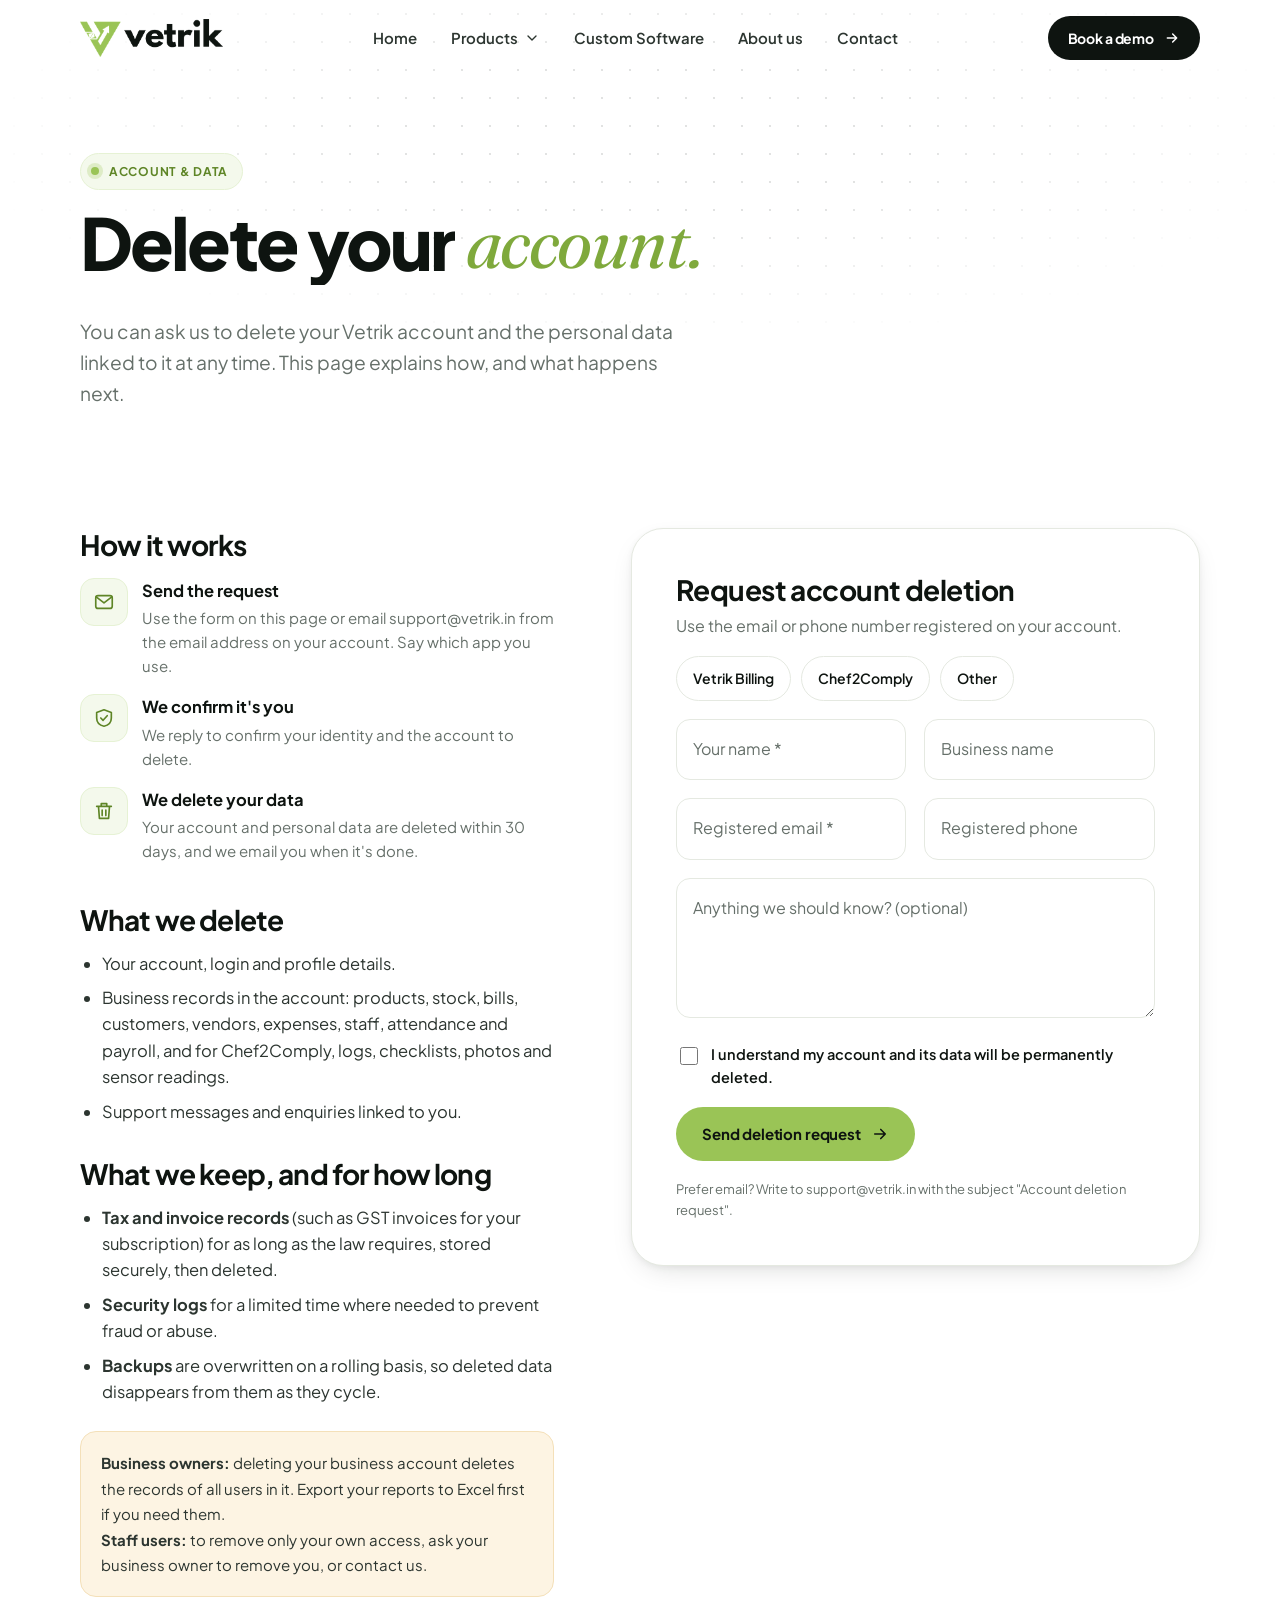
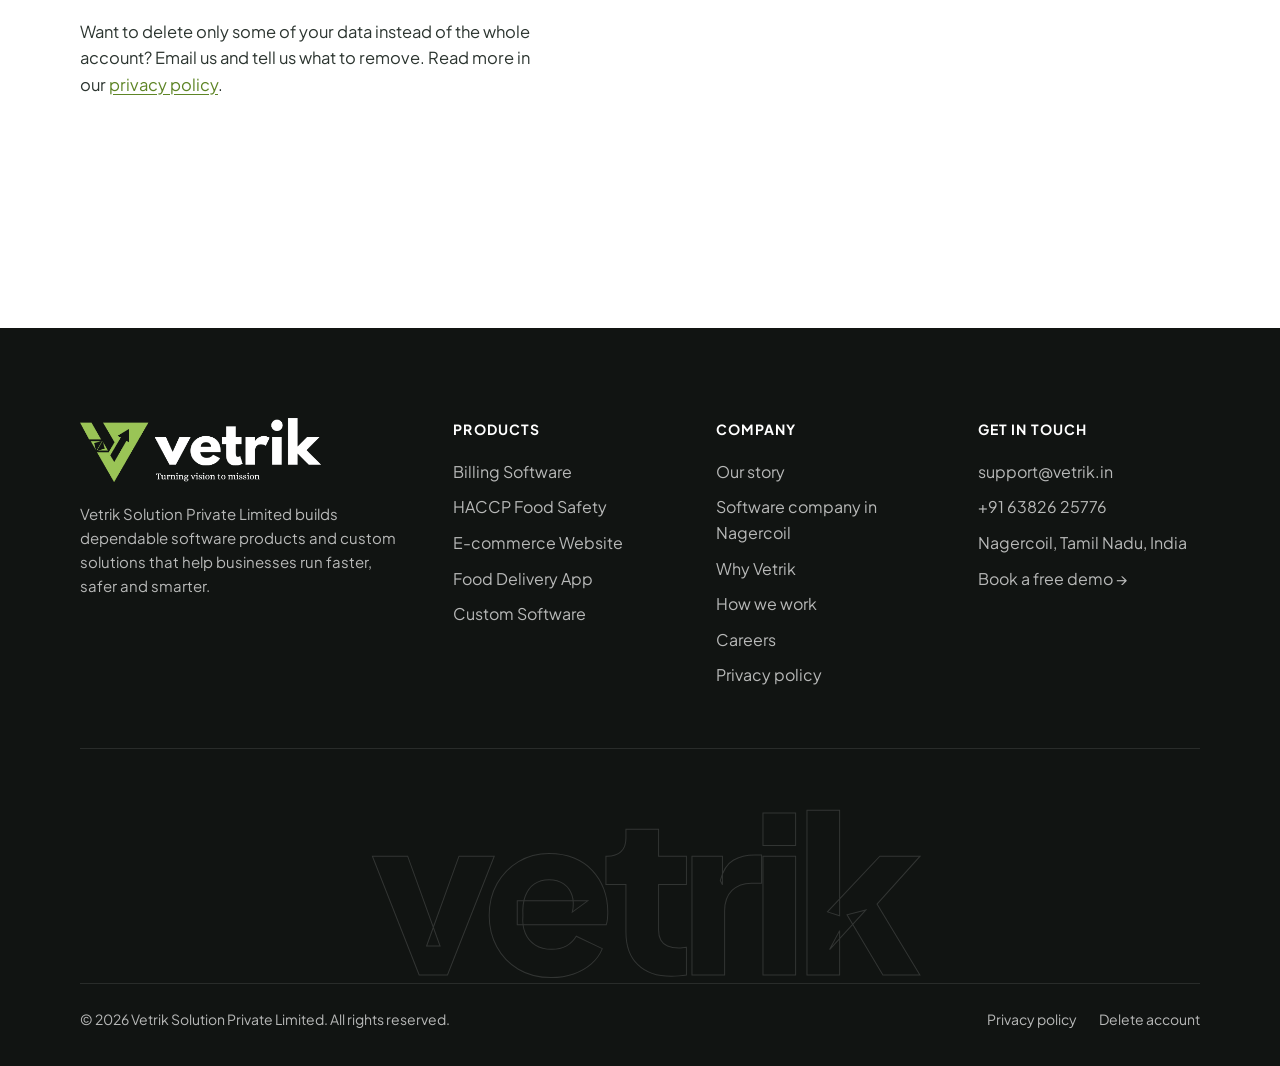
<file: delete-account.html>
<!doctype html>
<html lang="en-IN">
<head>
<meta charset="utf-8">
<meta name="viewport" content="width=device-width, initial-scale=1">
<!-- seo -->
<title>Delete Your Account – Vetrik</title>
<meta name="description" content="How to delete your Vetrik account and personal data, what we delete, what we keep by law, and how long it takes.">
<link rel="canonical" href="https://www.vetrik.in/delete-account.html">
<meta name="robots" content="index, follow, max-image-preview:large">
<meta name="geo.region" content="IN-TN">
<meta name="geo.placename" content="Nagercoil">
<meta property="og:type" content="website">
<meta property="og:site_name" content="Vetrik">
<meta property="og:locale" content="en_IN">
<meta property="og:url" content="https://www.vetrik.in/delete-account.html">
<meta property="og:title" content="Delete Your Account – Vetrik">
<meta property="og:description" content="How to delete your Vetrik account and personal data, what we delete, what we keep by law, and how long it takes.">
<meta property="og:image" content="https://www.vetrik.in/assets/img/og-image.png">
<meta property="og:image:width" content="1200">
<meta property="og:image:height" content="630">
<meta name="twitter:card" content="summary_large_image">
<meta name="twitter:title" content="Delete Your Account – Vetrik">
<meta name="twitter:description" content="How to delete your Vetrik account and personal data, what we delete, what we keep by law, and how long it takes.">
<meta name="twitter:image" content="https://www.vetrik.in/assets/img/og-image.png">
<!-- /seo -->
<meta name="theme-color" content="#ffffff">
<link rel="icon" type="image/png" href="assets/img/favicon.png">
<link rel="preconnect" href="https://fonts.googleapis.com">
<link rel="preconnect" href="https://fonts.gstatic.com" crossorigin>
<link href="https://fonts.googleapis.com/css2?family=Fraunces:ital,opsz,wght@0,9..144,400;1,9..144,400&family=Plus+Jakarta+Sans:wght@400;500;600;700;800&display=swap" rel="stylesheet">
<link rel="stylesheet" href="assets/css/style.css">
</head>
<body>

<div class="progress" aria-hidden="true"></div>
<header class="header">
  <div class="container header__inner">
    <a class="brand" href="index.html" aria-label="Vetrik — home"><img src="assets/img/logo-nav-dark.png" alt="Vetrik" width="451" height="120"></a>
    <nav class="nav" aria-label="Primary">
      <a class="nav__link" href="index.html">Home</a>
      <div class="nav__item">
        <button class="nav__trigger" aria-haspopup="true">Products <svg width="16" height="16" viewBox="0 0 24 24" fill="none" stroke="currentColor" stroke-width="2" stroke-linecap="round" stroke-linejoin="round" aria-hidden="true"><path d="M6 9l6 6 6-6"/></svg></button>
        <div class="mega"><a class="mega__link" href="billing-software.html"><span class="mega__icon"><svg width="22" height="22" viewBox="0 0 24 24" fill="none" stroke="currentColor" stroke-width="1.8" stroke-linecap="round" stroke-linejoin="round" aria-hidden="true"><path d="M5 3h14v18l-3-2-2 2-2-2-2 2-2-2-3 2z"/><path d="M9 8h6M9 12h6M9 16h3"/></svg></span><span><span class="mega__title">Billing Software</span><span class="mega__desc" style="display:block">GST-ready POS & invoicing for retail and restaurants</span></span></a><a class="mega__link" href="haccp-software.html"><span class="mega__icon"><svg width="22" height="22" viewBox="0 0 24 24" fill="none" stroke="currentColor" stroke-width="1.8" stroke-linecap="round" stroke-linejoin="round" aria-hidden="true"><path d="M12 3l8 3v6c0 5-3.5 8-8 9-4.5-1-8-4-8-9V6z"/><path d="M8.5 12l2.5 2.5 4.5-5"/></svg></span><span><span class="mega__title">HACCP Food Safety</span><span class="mega__desc" style="display:block">Digital CCP logs, checklists & audit-ready reports</span></span></a><a class="mega__link" href="ecommerce-website.html"><span class="mega__icon"><svg width="22" height="22" viewBox="0 0 24 24" fill="none" stroke="currentColor" stroke-width="1.8" stroke-linecap="round" stroke-linejoin="round" aria-hidden="true"><circle cx="9" cy="20" r="1.5"/><circle cx="18" cy="20" r="1.5"/><path d="M2 3h3l2.5 12h11l2-8H6.2"/></svg></span><span><span class="mega__title">E-commerce Website</span><span class="mega__desc" style="display:block">Your own branded online store, app-ready</span></span></a><a class="mega__link" href="food-delivery-app.html"><span class="mega__icon"><svg width="22" height="22" viewBox="0 0 24 24" fill="none" stroke="currentColor" stroke-width="1.8" stroke-linecap="round" stroke-linejoin="round" aria-hidden="true"><path d="M2 6h12v10H2zM14 10h4l3 3v3h-7"/><circle cx="6" cy="18" r="2"/><circle cx="17" cy="18" r="2"/></svg></span><span><span class="mega__title">Food Delivery App</span><span class="mega__desc" style="display:block">Customer app, rider app & admin portal</span></span></a><a class="mega__link" href="custom-software.html"><span class="mega__icon"><svg width="22" height="22" viewBox="0 0 24 24" fill="none" stroke="currentColor" stroke-width="1.8" stroke-linecap="round" stroke-linejoin="round" aria-hidden="true"><path d="M8 7l-5 5 5 5M16 7l5 5-5 5M14 4l-4 16"/></svg></span><span><span class="mega__title">Custom Software</span><span class="mega__desc" style="display:block">Tailor-made web, mobile & business systems</span></span></a></div>
      </div>
      <a class="nav__link" href="custom-software.html">Custom Software</a>
      <a class="nav__link" href="about.html">About us</a>
      <a class="nav__link" href="contact.html">Contact</a>
    </nav>
    <div class="header__cta">
      <a class="btn btn--sm" href="contact.html" data-magnetic>Book a demo <span class="arrow"><svg width="16" height="16" viewBox="0 0 24 24" fill="none" stroke="currentColor" stroke-width="2.2" stroke-linecap="round" stroke-linejoin="round" aria-hidden="true"><path d="M5 12h14M13 6l6 6-6 6"/></svg></span></a>
      <button class="burger" aria-label="Open menu" aria-expanded="false"><span></span><span></span></button>
    </div>
  </div>
</header>
<nav class="mobile-menu" aria-label="Mobile">
  <a href="index.html">Home<small>Back to the start</small></a>
  <a href="about.html">About us<small>Our journey so far</small></a>
  <a href="billing-software.html">Billing Software<small>GST-ready POS & invoicing for retail and restaurants</small></a><a href="haccp-software.html">HACCP Food Safety<small>Digital CCP logs, checklists & audit-ready reports</small></a><a href="ecommerce-website.html">E-commerce Website<small>Your own branded online store, app-ready</small></a><a href="food-delivery-app.html">Food Delivery App<small>Customer app, rider app & admin portal</small></a><a href="custom-software.html">Custom Software<small>Tailor-made web, mobile & business systems</small></a>
  <a href="contact.html">Contact<small>Talk to our team</small></a>
</nav>
<main>

<section class="legal-hero">
  <div class="dots"></div>
  <div class="container">
    <span class="eyebrow eyebrow--pill" data-reveal="down">Account &amp; data</span>
    <h1 class="h1" data-split>Delete your <span class="serif accent">account.</span></h1>
    <p class="lead" data-reveal="up" style="margin-top:18px">You can ask us to delete your Vetrik account and the personal data linked to it at any time. This page explains how, and what happens next.</p>
  </div>
</section>

<section class="legal">
  <div class="container contact-grid">
    <div class="legal__body">
      <h2 class="h3">How it works</h2>
      <ol class="dsteps" data-stagger="100"><li data-reveal="up"><span class="dsteps__icon"><svg width="22" height="22" viewBox="0 0 24 24" fill="none" stroke="currentColor" stroke-width="1.8" stroke-linecap="round" stroke-linejoin="round" aria-hidden="true"><rect x="3" y="5" width="18" height="14" rx="2.5"/><path d="M3.5 6.5l8.5 6.5 8.5-6.5"/></svg></span><div><b>Send the request</b><p>Use the form on this page or email support@vetrik.in from the email address on your account. Say which app you use.</p></div></li><li data-reveal="up"><span class="dsteps__icon"><svg width="22" height="22" viewBox="0 0 24 24" fill="none" stroke="currentColor" stroke-width="1.8" stroke-linecap="round" stroke-linejoin="round" aria-hidden="true"><path d="M12 3l8 3v6c0 5-3.5 8-8 9-4.5-1-8-4-8-9V6z"/><path d="M8.5 12l2.5 2.5 4.5-5"/></svg></span><div><b>We confirm it's you</b><p>We reply to confirm your identity and the account to delete.</p></div></li><li data-reveal="up"><span class="dsteps__icon"><svg width="22" height="22" viewBox="0 0 24 24" fill="none" stroke="currentColor" stroke-width="1.8" stroke-linecap="round" stroke-linejoin="round" aria-hidden="true"><path d="M4 7h16M10 11v6M14 11v6M6 7l1 13h10l1-13M9 7V4h6v3"/></svg></span><div><b>We delete your data</b><p>Your account and personal data are deleted within 30 days, and we email you when it's done.</p></div></li></ol>

      <h2 class="h3" style="margin-top:40px">What we delete</h2>
      <ul>
        <li>Your account, login and profile details.</li>
        <li>Business records in the account: products, stock, bills, customers, vendors, expenses, staff, attendance and payroll, and for Chef2Comply, logs, checklists, photos and sensor readings.</li>
        <li>Support messages and enquiries linked to you.</li>
      </ul>
      <h2 class="h3" style="margin-top:32px">What we keep, and for how long</h2>
      <ul>
        <li><b>Tax and invoice records</b> (such as GST invoices for your subscription) for as long as the law requires, stored securely, then deleted.</li>
        <li><b>Security logs</b> for a limited time where needed to prevent fraud or abuse.</li>
        <li><b>Backups</b> are overwritten on a rolling basis, so deleted data disappears from them as they cycle.</li>
      </ul>
      <div class="legal-note">
        <b>Business owners:</b> deleting your business account deletes the records of all users in it. Export your reports to Excel first if you need them.<br>
        <b>Staff users:</b> to remove only your own access, ask your business owner to remove you, or contact us.
      </div>
      <p style="margin-top:22px">Want to delete only some of your data instead of the whole account? Email us and tell us what to remove. Read more in our <a href="privacy-policy.html">privacy policy</a>.</p>
    </div>

    <form class="form" data-contact-form data-mailto="support@vetrik.in" data-subject="Account deletion request" data-reveal="up" novalidate>
      <div>
        <h2 class="h3">Request account deletion</h2>
        <p class="muted" style="margin-top:6px">Use the email or phone number registered on your account.</p>
      </div>
      <div class="choice">
        <input type="radio" id="d1" name="interest" value="Vetrik Billing" required><label for="d1">Vetrik Billing</label>
        <input type="radio" id="d2" name="interest" value="Chef2Comply"><label for="d2">Chef2Comply</label>
        <input type="radio" id="d3" name="interest" value="Other Vetrik app"><label for="d3">Other</label>
      </div>
      <div class="form__row">
        <div class="input"><input id="dl-name" name="name" placeholder=" " required autocomplete="name"><label for="dl-name">Your name *</label></div>
        <div class="input"><input id="dl-company" name="company" placeholder=" " autocomplete="organization"><label for="dl-company">Business name</label></div>
      </div>
      <div class="form__row">
        <div class="input"><input id="dl-email" name="email" type="email" placeholder=" " required autocomplete="email"><label for="dl-email">Registered email *</label></div>
        <div class="input"><input id="dl-phone" name="phone" type="tel" placeholder=" " autocomplete="tel"><label for="dl-phone">Registered phone</label></div>
      </div>
      <div class="input"><textarea id="dl-msg" name="message" placeholder=" "></textarea><label for="dl-msg">Anything we should know? (optional)</label></div>
      <label class="confirm"><input type="checkbox" required> I understand my account and its data will be permanently deleted.</label>
      <button class="btn btn--brand" type="submit" style="justify-self:start">Send deletion request <span class="arrow"><svg width="18" height="18" viewBox="0 0 24 24" fill="none" stroke="currentColor" stroke-width="2.2" stroke-linecap="round" stroke-linejoin="round" aria-hidden="true"><path d="M5 12h14M13 6l6 6-6 6"/></svg></span></button>
      <div class="form__success">Your email app should open with the request. Press send and we'll reply to confirm.</div>
      <p class="form__note">Prefer email? Write to <a href="mailto:support@vetrik.in?subject=Account%20deletion%20request">support@vetrik.in</a> with the subject "Account deletion request".</p>
    </form>
  </div>
</section>
</main>
<footer class="footer">
  <div class="container">
    <div class="footer__top">
      <div>
        <a class="footer__logo" href="index.html"><img src="assets/img/logo-white-text.png" alt="Vetrik — Turning vision to mission" width="1841" height="489" loading="lazy"></a>
        <p class="footer__about">Vetrik Solution Private Limited builds dependable software products and custom solutions that help businesses run faster, safer and smarter.</p>
      </div>
      <div><h4>Products</h4><ul><li><a href="billing-software.html">Billing Software</a></li><li><a href="haccp-software.html">HACCP Food Safety</a></li><li><a href="ecommerce-website.html">E-commerce Website</a></li><li><a href="food-delivery-app.html">Food Delivery App</a></li><li><a href="custom-software.html">Custom Software</a></li></ul></div>
      <div><h4>Company</h4><ul>
        <li><a href="about.html">Our story</a></li>
        <li><a href="software-company-nagercoil.html">Software company in Nagercoil</a></li>
        <li><a href="index.html#why">Why Vetrik</a></li>
        <li><a href="index.html#process">How we work</a></li>
        <li><a href="contact.html">Careers</a></li>
        <li><a href="privacy-policy.html">Privacy policy</a></li>
      </ul></div>
      <div><h4>Get in touch</h4><ul>
        <li><a href="mailto:support@vetrik.in">support@vetrik.in</a></li>
        <li><a href="tel:+916382625776">+91 63826 25776</a></li>
        <li>Nagercoil, Tamil Nadu, India</li>
        <li><a href="contact.html">Book a free demo →</a></li>
      </ul></div>
    </div>
    <div class="footer__big" aria-hidden="true">vetrik</div>
    <div class="footer__bottom">
      <span>© <span data-year>2026</span> Vetrik Solution Private Limited. All rights reserved.</span>
      <span class="footer__legal"><a href="privacy-policy.html">Privacy policy</a><a href="delete-account.html">Delete account</a></span>
    </div>
  </div>
</footer>
<script src="assets/js/main.js" defer></script>
</body>
</html>
</file>
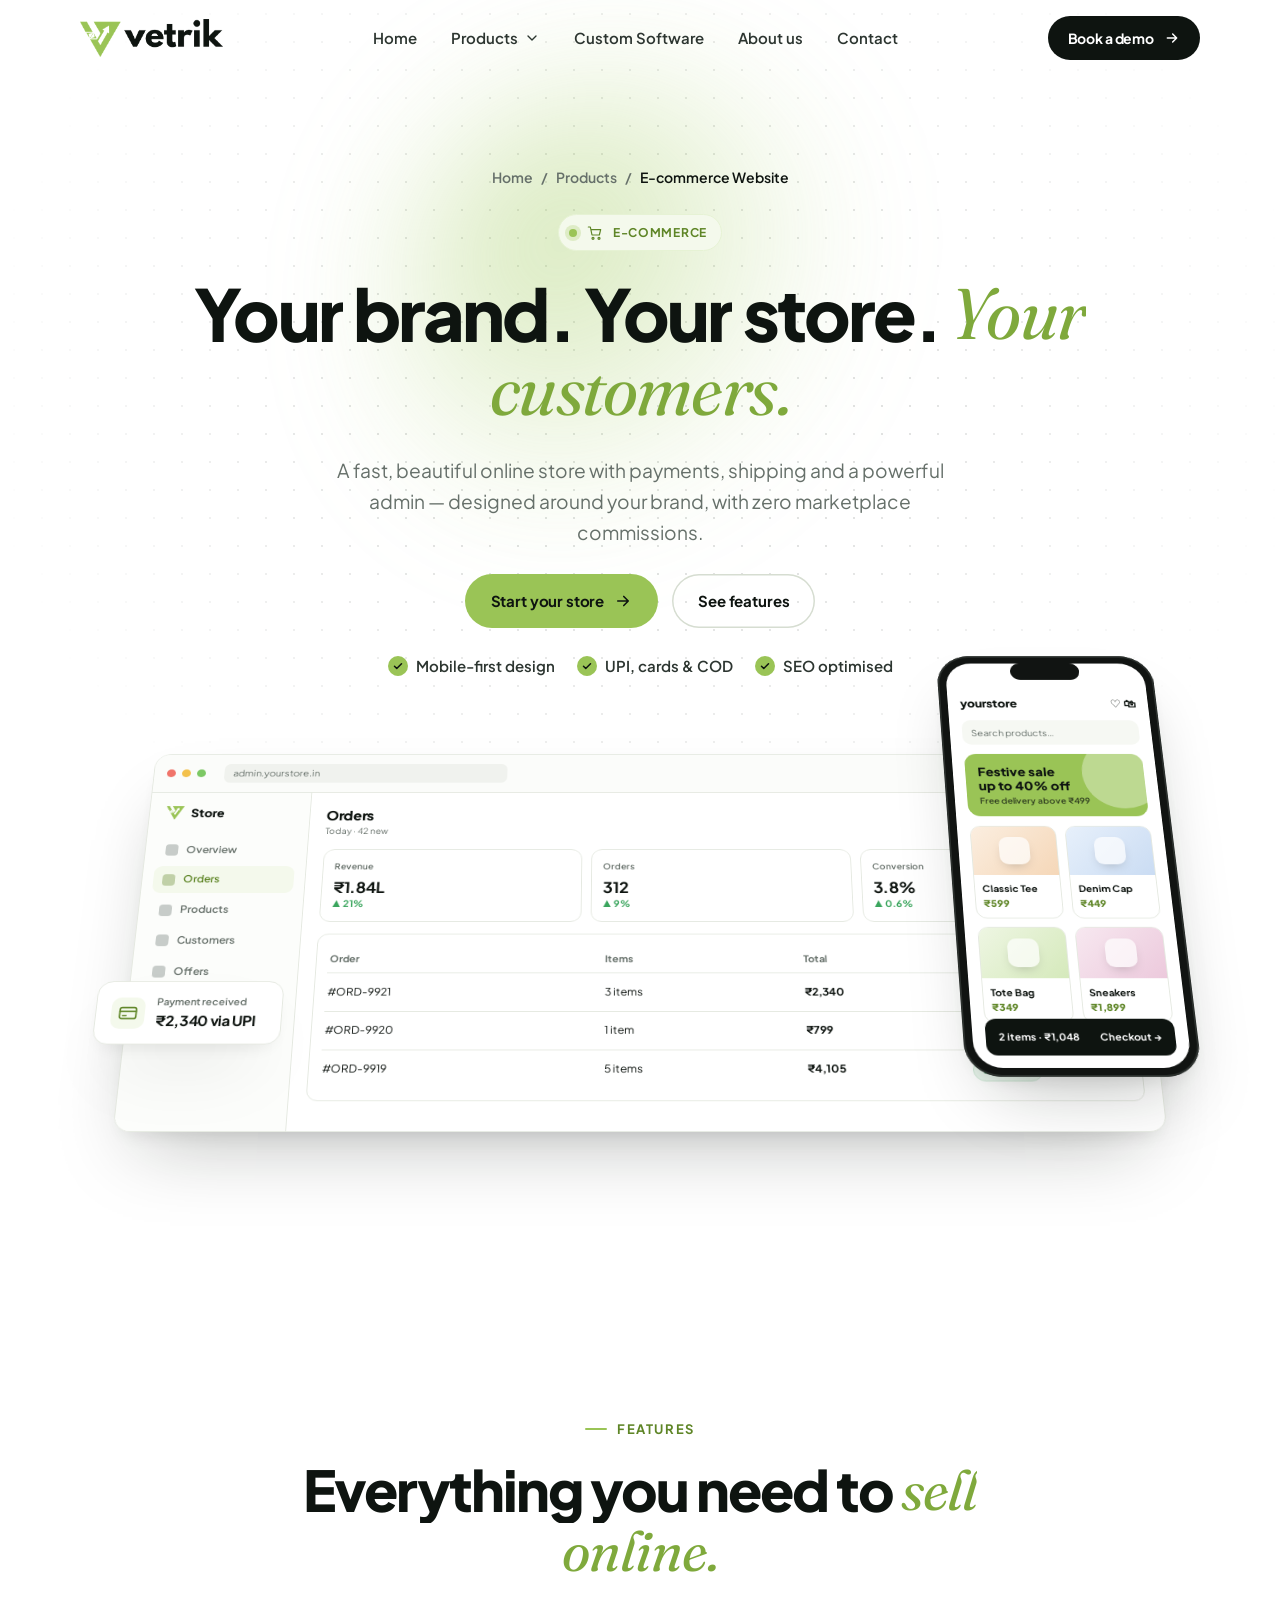
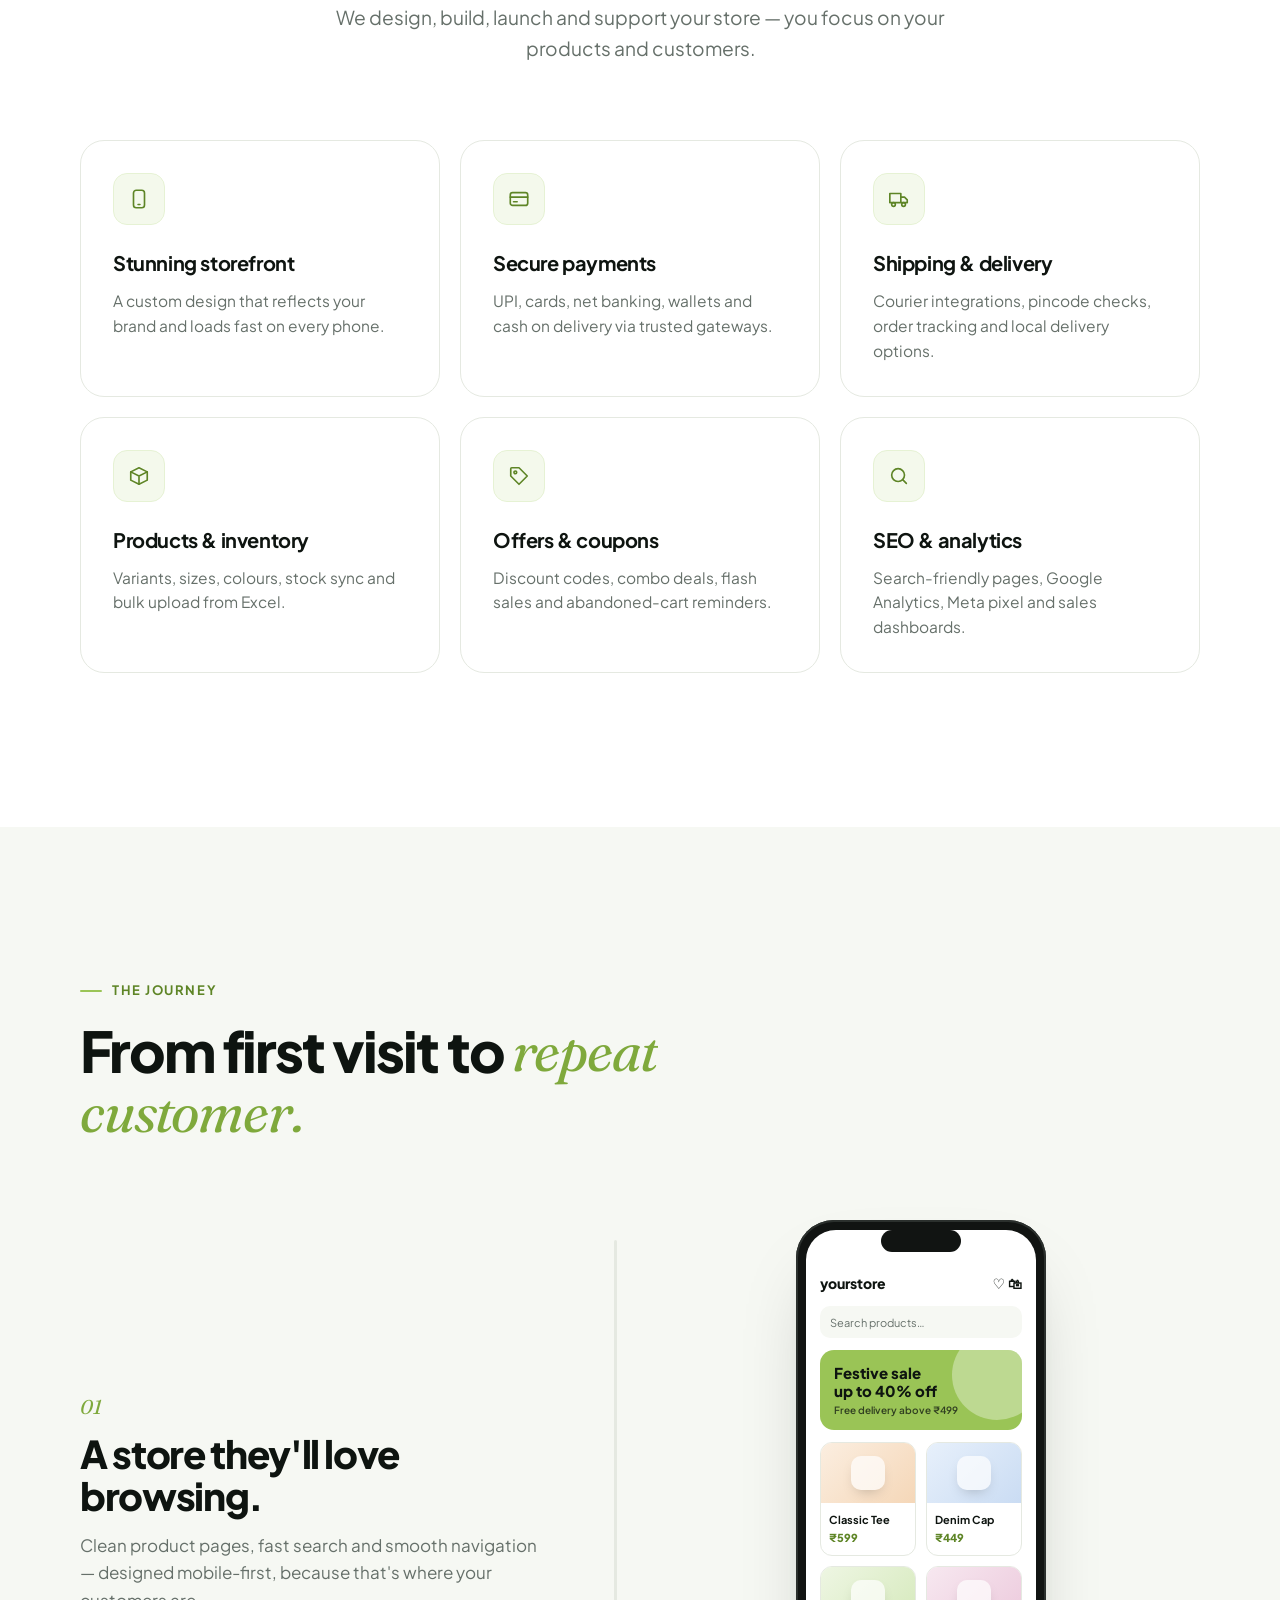
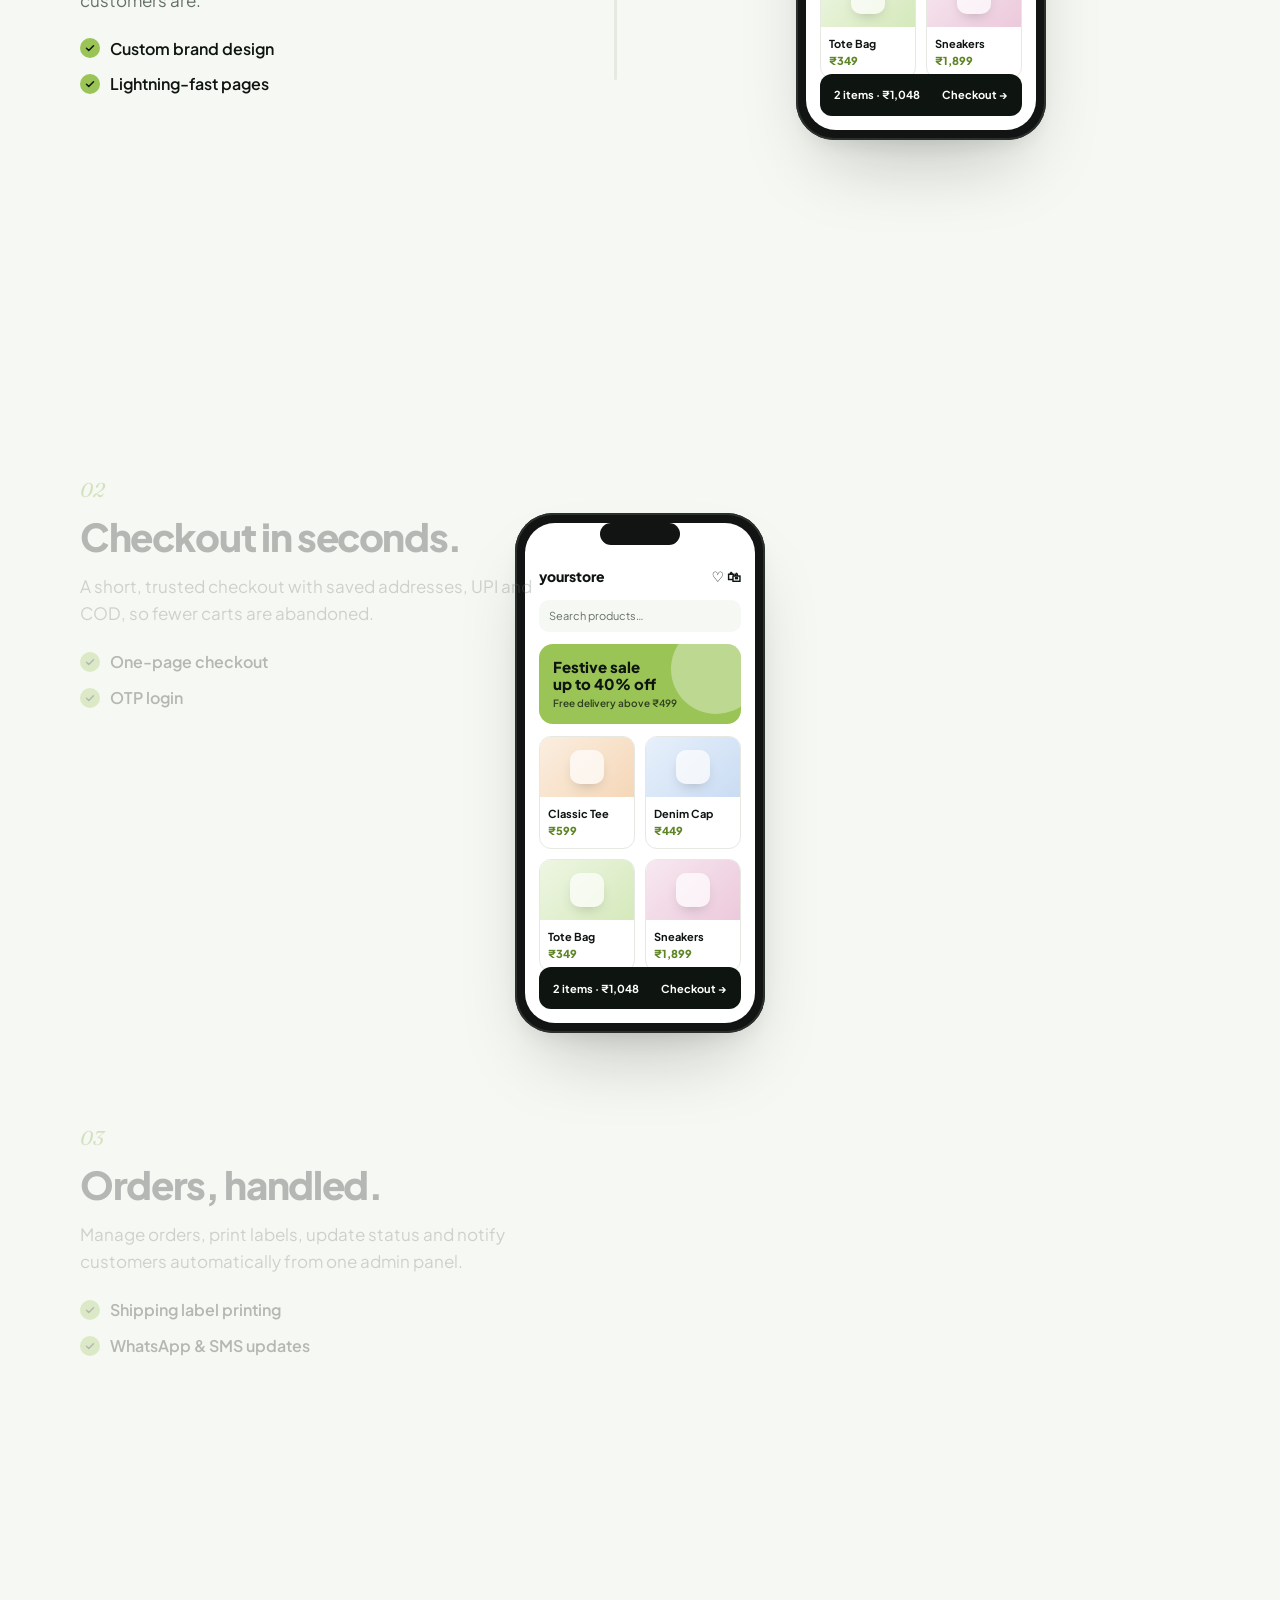
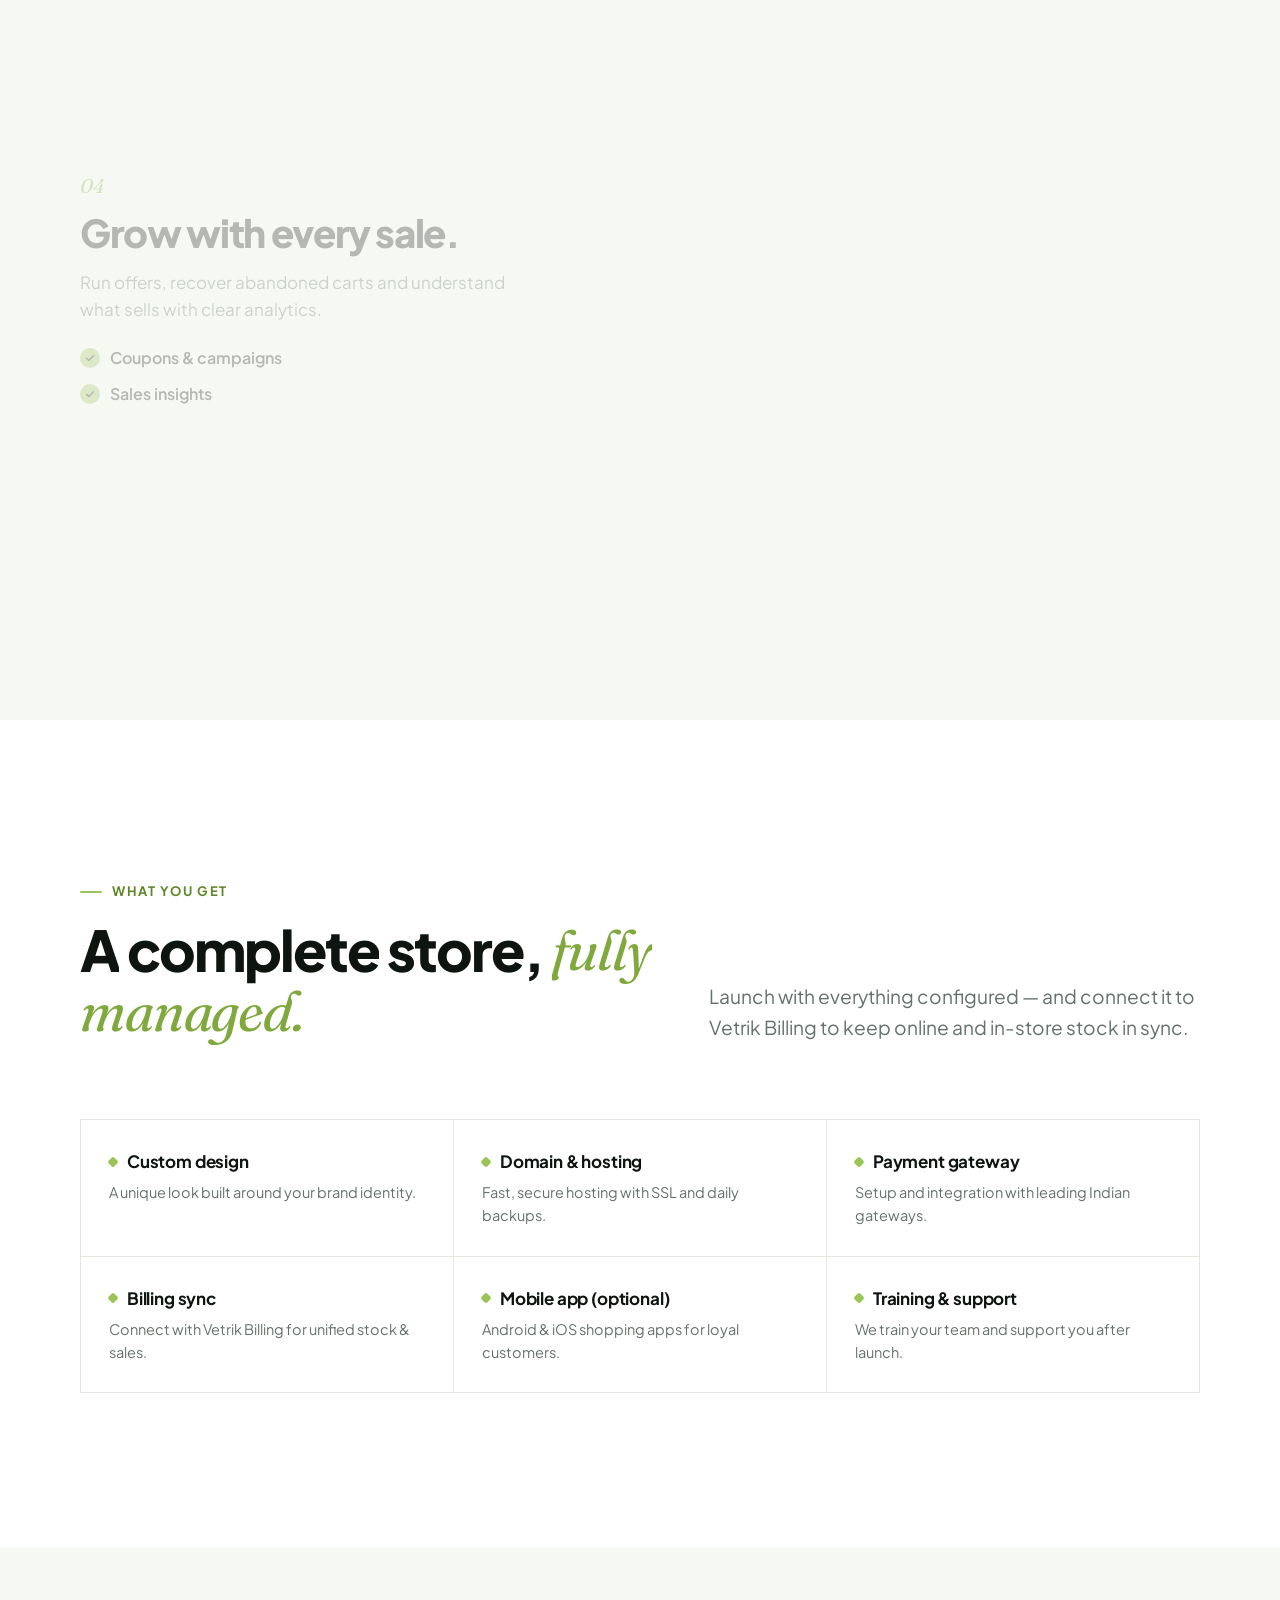
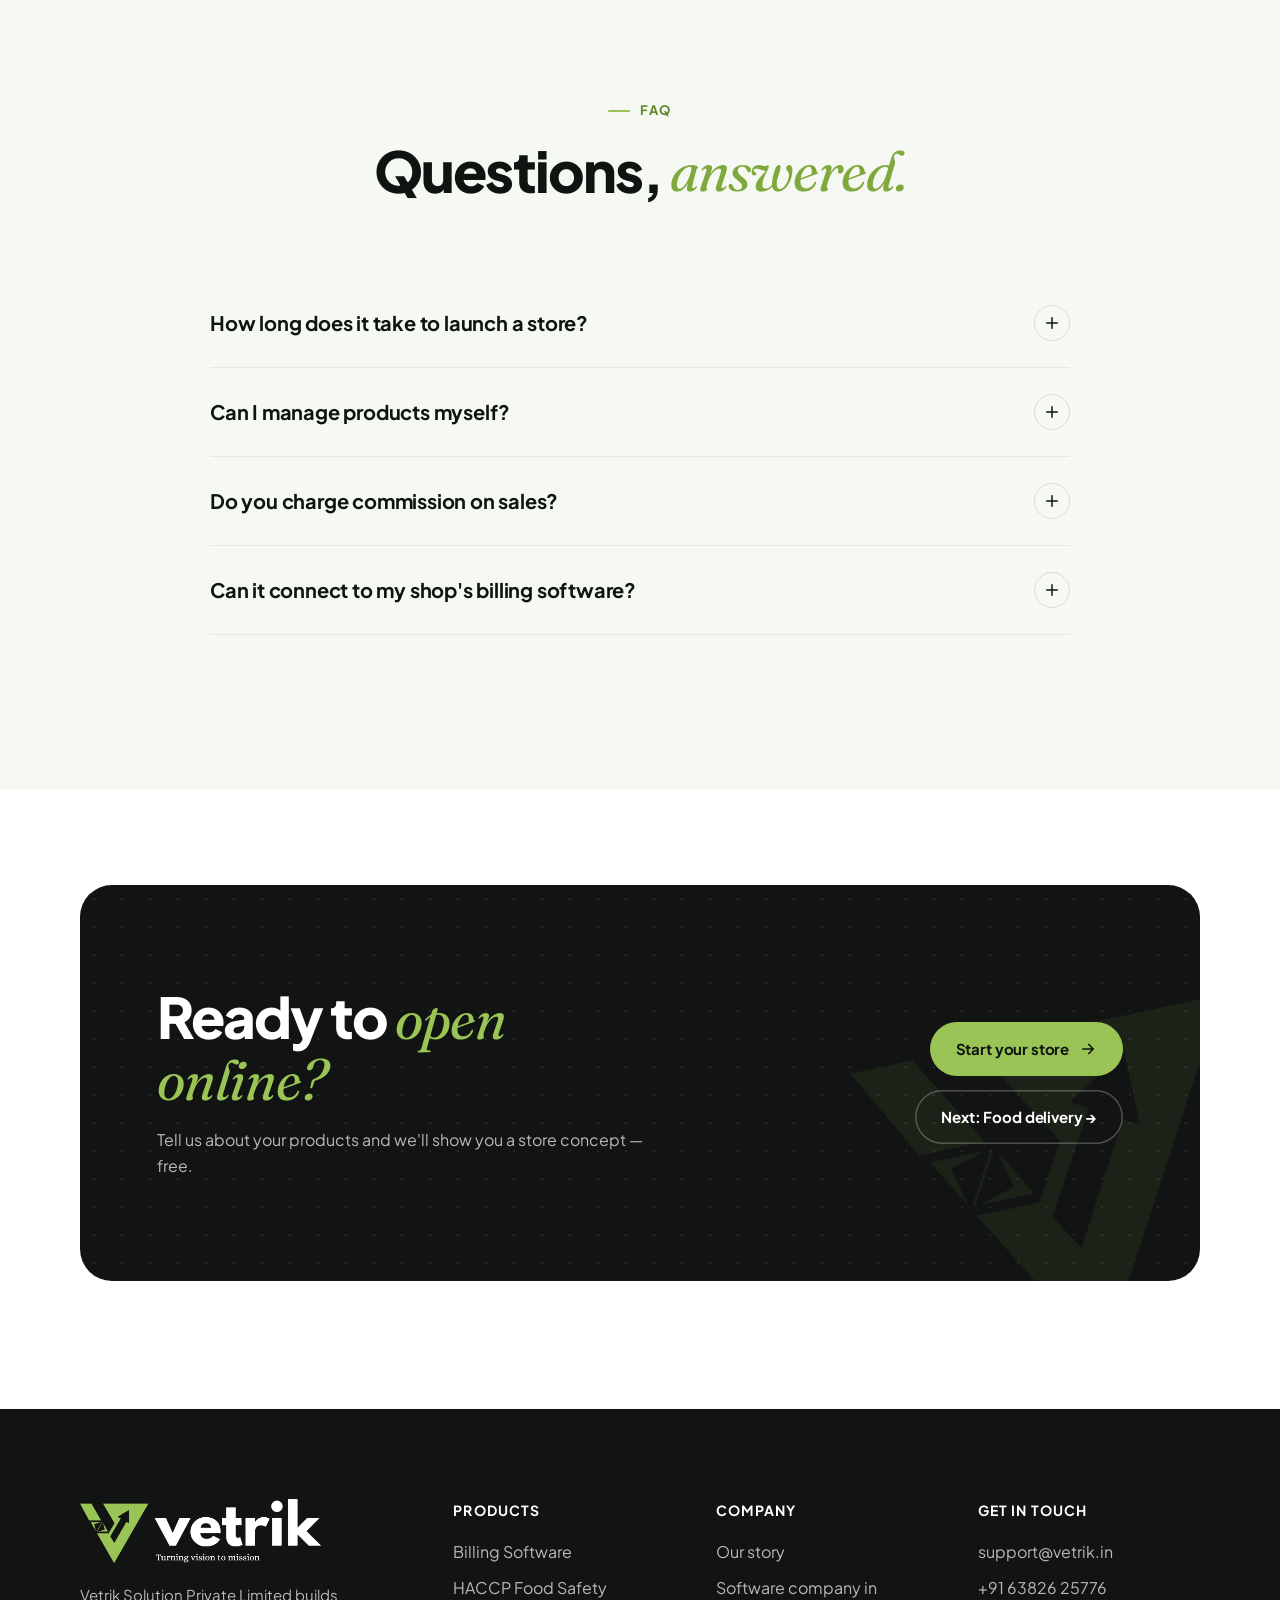
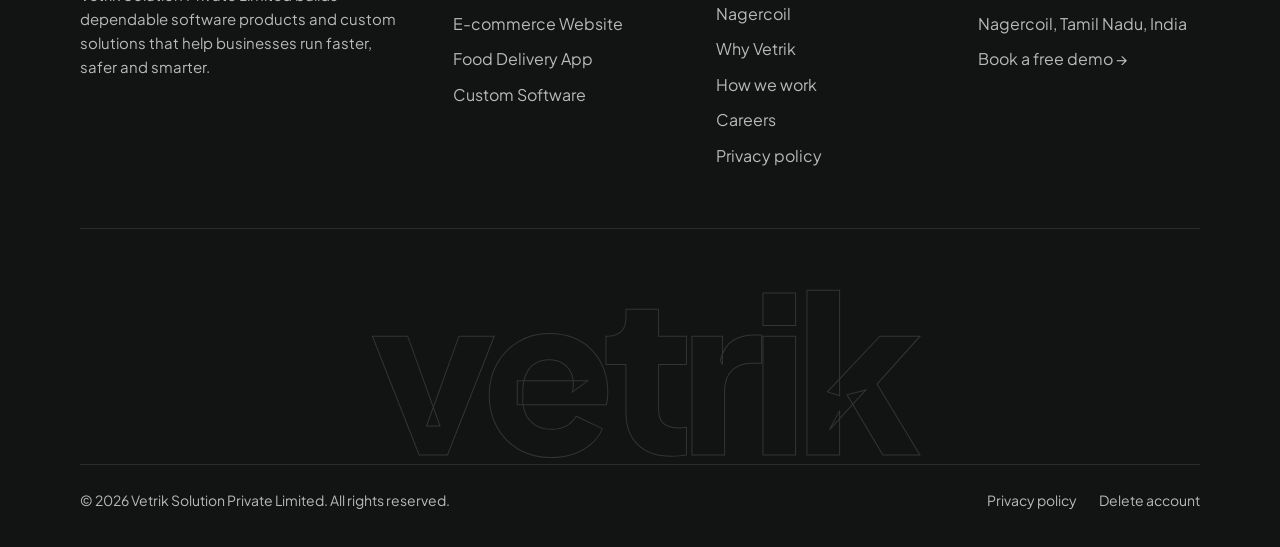
<file: ecommerce-website.html>
<!doctype html>
<html lang="en-IN">
<head>
<meta charset="utf-8">
<meta name="viewport" content="width=device-width, initial-scale=1">
<!-- seo -->
<title>E-commerce Website Development in Nagercoil | Online Store – Vetrik</title>
<meta name="description" content="Get your own branded online store built in Nagercoil: UPI, cards and COD payments, shipping, inventory sync with your billing software and an easy admin panel. No marketplace commissions.">
<link rel="canonical" href="https://www.vetrik.in/ecommerce-website.html">
<meta name="robots" content="index, follow, max-image-preview:large">
<meta name="geo.region" content="IN-TN">
<meta name="geo.placename" content="Nagercoil">
<meta property="og:type" content="website">
<meta property="og:site_name" content="Vetrik">
<meta property="og:locale" content="en_IN">
<meta property="og:url" content="https://www.vetrik.in/ecommerce-website.html">
<meta property="og:title" content="E-commerce Website Development in Nagercoil | Online Store – Vetrik">
<meta property="og:description" content="Get your own branded online store built in Nagercoil: UPI, cards and COD payments, shipping, inventory sync with your billing software and an easy admin panel. No marketplace commissions.">
<meta property="og:image" content="https://www.vetrik.in/assets/img/og-image.png">
<meta property="og:image:width" content="1200">
<meta property="og:image:height" content="630">
<meta name="twitter:card" content="summary_large_image">
<meta name="twitter:title" content="E-commerce Website Development in Nagercoil | Online Store – Vetrik">
<meta name="twitter:description" content="Get your own branded online store built in Nagercoil: UPI, cards and COD payments, shipping, inventory sync with your billing software and an easy admin panel. No marketplace commissions.">
<meta name="twitter:image" content="https://www.vetrik.in/assets/img/og-image.png">
<script type="application/ld+json">
{
 "@context": "https://schema.org",
 "@graph": [
  {
   "@type": "BreadcrumbList",
   "itemListElement": [
    {
     "@type": "ListItem",
     "position": 1,
     "name": "Home",
     "item": "https://www.vetrik.in/"
    },
    {
     "@type": "ListItem",
     "position": 2,
     "name": "E-commerce Website",
     "item": "https://www.vetrik.in/ecommerce-website.html"
    }
   ]
  },
  {
   "@type": "FAQPage",
   "mainEntity": [
    {
     "@type": "Question",
     "name": "How long does it take to launch a store?",
     "acceptedAnswer": {
      "@type": "Answer",
      "text": "Most stores go live within a few weeks, depending on the number of products and custom features you need."
     }
    },
    {
     "@type": "Question",
     "name": "Can I manage products myself?",
     "acceptedAnswer": {
      "@type": "Answer",
      "text": "Yes. The admin panel lets you add products, change prices, run offers and manage orders without any technical knowledge."
     }
    },
    {
     "@type": "Question",
     "name": "Do you charge commission on sales?",
     "acceptedAnswer": {
      "@type": "Answer",
      "text": "No. It's your own store — you only pay the standard payment gateway charges, never a marketplace commission."
     }
    },
    {
     "@type": "Question",
     "name": "Can it connect to my shop's billing software?",
     "acceptedAnswer": {
      "@type": "Answer",
      "text": "Yes. With Vetrik Billing your stock and sales stay in sync across your physical store and online store."
     }
    }
   ]
  }
 ]
}
</script>
<!-- /seo -->
<meta name="theme-color" content="#ffffff">
<link rel="icon" type="image/png" href="assets/img/favicon.png">
<link rel="preconnect" href="https://fonts.googleapis.com">
<link rel="preconnect" href="https://fonts.gstatic.com" crossorigin>
<link href="https://fonts.googleapis.com/css2?family=Fraunces:ital,opsz,wght@0,9..144,400;1,9..144,400&family=Plus+Jakarta+Sans:wght@400;500;600;700;800&display=swap" rel="stylesheet">
<link rel="stylesheet" href="assets/css/style.css">
</head>
<body>

<div class="progress" aria-hidden="true"></div>
<header class="header">
  <div class="container header__inner">
    <a class="brand" href="index.html" aria-label="Vetrik — home"><img src="assets/img/logo-nav-dark.png" alt="Vetrik" width="451" height="120"></a>
    <nav class="nav" aria-label="Primary">
      <a class="nav__link" href="index.html">Home</a>
      <div class="nav__item">
        <button class="nav__trigger" aria-haspopup="true">Products <svg width="16" height="16" viewBox="0 0 24 24" fill="none" stroke="currentColor" stroke-width="2" stroke-linecap="round" stroke-linejoin="round" aria-hidden="true"><path d="M6 9l6 6 6-6"/></svg></button>
        <div class="mega"><a class="mega__link" href="billing-software.html"><span class="mega__icon"><svg width="22" height="22" viewBox="0 0 24 24" fill="none" stroke="currentColor" stroke-width="1.8" stroke-linecap="round" stroke-linejoin="round" aria-hidden="true"><path d="M5 3h14v18l-3-2-2 2-2-2-2 2-2-2-3 2z"/><path d="M9 8h6M9 12h6M9 16h3"/></svg></span><span><span class="mega__title">Billing Software</span><span class="mega__desc" style="display:block">GST-ready POS & invoicing for retail and restaurants</span></span></a><a class="mega__link" href="haccp-software.html"><span class="mega__icon"><svg width="22" height="22" viewBox="0 0 24 24" fill="none" stroke="currentColor" stroke-width="1.8" stroke-linecap="round" stroke-linejoin="round" aria-hidden="true"><path d="M12 3l8 3v6c0 5-3.5 8-8 9-4.5-1-8-4-8-9V6z"/><path d="M8.5 12l2.5 2.5 4.5-5"/></svg></span><span><span class="mega__title">HACCP Food Safety</span><span class="mega__desc" style="display:block">Digital CCP logs, checklists & audit-ready reports</span></span></a><a class="mega__link" href="ecommerce-website.html"><span class="mega__icon"><svg width="22" height="22" viewBox="0 0 24 24" fill="none" stroke="currentColor" stroke-width="1.8" stroke-linecap="round" stroke-linejoin="round" aria-hidden="true"><circle cx="9" cy="20" r="1.5"/><circle cx="18" cy="20" r="1.5"/><path d="M2 3h3l2.5 12h11l2-8H6.2"/></svg></span><span><span class="mega__title">E-commerce Website</span><span class="mega__desc" style="display:block">Your own branded online store, app-ready</span></span></a><a class="mega__link" href="food-delivery-app.html"><span class="mega__icon"><svg width="22" height="22" viewBox="0 0 24 24" fill="none" stroke="currentColor" stroke-width="1.8" stroke-linecap="round" stroke-linejoin="round" aria-hidden="true"><path d="M2 6h12v10H2zM14 10h4l3 3v3h-7"/><circle cx="6" cy="18" r="2"/><circle cx="17" cy="18" r="2"/></svg></span><span><span class="mega__title">Food Delivery App</span><span class="mega__desc" style="display:block">Customer app, rider app & admin portal</span></span></a><a class="mega__link" href="custom-software.html"><span class="mega__icon"><svg width="22" height="22" viewBox="0 0 24 24" fill="none" stroke="currentColor" stroke-width="1.8" stroke-linecap="round" stroke-linejoin="round" aria-hidden="true"><path d="M8 7l-5 5 5 5M16 7l5 5-5 5M14 4l-4 16"/></svg></span><span><span class="mega__title">Custom Software</span><span class="mega__desc" style="display:block">Tailor-made web, mobile & business systems</span></span></a></div>
      </div>
      <a class="nav__link" href="custom-software.html">Custom Software</a>
      <a class="nav__link" href="about.html">About us</a>
      <a class="nav__link" href="contact.html">Contact</a>
    </nav>
    <div class="header__cta">
      <a class="btn btn--sm" href="contact.html" data-magnetic>Book a demo <span class="arrow"><svg width="16" height="16" viewBox="0 0 24 24" fill="none" stroke="currentColor" stroke-width="2.2" stroke-linecap="round" stroke-linejoin="round" aria-hidden="true"><path d="M5 12h14M13 6l6 6-6 6"/></svg></span></a>
      <button class="burger" aria-label="Open menu" aria-expanded="false"><span></span><span></span></button>
    </div>
  </div>
</header>
<nav class="mobile-menu" aria-label="Mobile">
  <a href="index.html">Home<small>Back to the start</small></a>
  <a href="about.html">About us<small>Our journey so far</small></a>
  <a href="billing-software.html">Billing Software<small>GST-ready POS & invoicing for retail and restaurants</small></a><a href="haccp-software.html">HACCP Food Safety<small>Digital CCP logs, checklists & audit-ready reports</small></a><a href="ecommerce-website.html">E-commerce Website<small>Your own branded online store, app-ready</small></a><a href="food-delivery-app.html">Food Delivery App<small>Customer app, rider app & admin portal</small></a><a href="custom-software.html">Custom Software<small>Tailor-made web, mobile & business systems</small></a>
  <a href="contact.html">Contact<small>Talk to our team</small></a>
</nav>
<main>

<section class="p-hero">
  <div class="dots"></div>
  <div class="orb" data-orb style="width:480px;height:480px;left:calc(50% - 240px);top:80px"></div>
  <div class="container p-hero__grid">
    <div class="breadcrumb" data-reveal="down"><a href="index.html">Home</a> / <a href="index.html#products">Products</a> / <span style="color:var(--ink)">E-commerce Website</span></div>
    <span class="eyebrow eyebrow--pill" data-reveal="down" style="--delay:100ms"><svg width="16" height="16" viewBox="0 0 24 24" fill="none" stroke="currentColor" stroke-width="1.8" stroke-linecap="round" stroke-linejoin="round" aria-hidden="true"><circle cx="9" cy="20" r="1.5"/><circle cx="18" cy="20" r="1.5"/><path d="M2 3h3l2.5 12h11l2-8H6.2"/></svg> E-commerce</span>
    <h1 class="h1 p-hero__title" data-split>Your brand. Your store. <span class="serif">Your customers.</span></h1>
    <p class="lead" data-reveal="up" style="--delay:400ms">A fast, beautiful online store with payments, shipping and a powerful admin — designed around your brand, with zero marketplace commissions.</p>
    <div class="btn-row" data-reveal="up" style="--delay:550ms">
      <a class="btn btn--brand" href="contact.html?product=E-commerce" data-magnetic>Start your store <span class="arrow"><svg width="18" height="18" viewBox="0 0 24 24" fill="none" stroke="currentColor" stroke-width="2.2" stroke-linecap="round" stroke-linejoin="round" aria-hidden="true"><path d="M5 12h14M13 6l6 6-6 6"/></svg></span></a>
      <a class="btn btn--ghost" href="#features" data-magnetic>See features</a>
    </div>
    <ul class="p-hero__points" data-reveal="up" style="--delay:700ms">
      <li><span class="check"><svg width="12" height="12" viewBox="0 0 24 24" fill="none" stroke="currentColor" stroke-width="3.0" stroke-linecap="round" stroke-linejoin="round" aria-hidden="true"><path d="M5 12.5l4.5 4.5L19 7.5"/></svg></span>Mobile-first design</li>
      <li><span class="check"><svg width="12" height="12" viewBox="0 0 24 24" fill="none" stroke="currentColor" stroke-width="3.0" stroke-linecap="round" stroke-linejoin="round" aria-hidden="true"><path d="M5 12.5l4.5 4.5L19 7.5"/></svg></span>UPI, cards &amp; COD</li>
      <li><span class="check"><svg width="12" height="12" viewBox="0 0 24 24" fill="none" stroke="currentColor" stroke-width="3.0" stroke-linecap="round" stroke-linejoin="round" aria-hidden="true"><path d="M5 12.5l4.5 4.5L19 7.5"/></svg></span>SEO optimised</li>
    </ul>
  </div>
  <div class="container p-hero__visual">
    <div class="p-hero__stage" data-tilt-scroll>
      <div data-reveal="scale" style="--delay:450ms"><div class="window" ><div class="window__bar"><i></i><i></i><i></i><div class="window__url">admin.yourstore.in</div></div><div class="app"><div class="app__side"><div class="app__logo"><img src="assets/img/mark.png" alt="">Store</div><div class="app__nav"><b></b>Overview</div><div class="app__nav on"><b></b>Orders</div><div class="app__nav"><b></b>Products</div><div class="app__nav"><b></b>Customers</div><div class="app__nav"><b></b>Offers</div><div class="app__nav"><b></b>Payments</div></div>
<div class="app__main">
  <div class="app__top"><div><div class="app__title">Orders</div><small class="muted">Today · 42 new</small></div><span class="chip chip--ok">● Store online</span></div>
  <div class="kpis">
    <div class="kpi"><small>Revenue</small><strong>₹1.84L</strong><span class="up">▲ 21%</span></div>
    <div class="kpi"><small>Orders</small><strong>312</strong><span class="up">▲ 9%</span></div>
    <div class="kpi"><small>Conversion</small><strong>3.8%</strong><span class="up">▲ 0.6%</span></div>
  </div>
  <div class="panel rows">
    <div class="row"><span>Order</span><span>Items</span><span>Total</span><span>Status</span></div>
    <div class="row"><span>#ORD-9921</span><span>3 items</span><b>₹2,340</b><span class="chip chip--ok">Shipped</span></div>
    <div class="row"><span>#ORD-9920</span><span>1 item</span><b>₹799</b><span class="chip chip--warn">Packing</span></div>
    <div class="row"><span>#ORD-9919</span><span>5 items</span><b>₹4,105</b><span class="chip chip--ok">Delivered</span></div>
  </div>
</div></div></div></div>
      <div class="hero__float hero__float--b" data-parallax="0.22" style="top:-4%"><div class="phone"><div class="phone__notch"></div><div class="phone__screen"><div class="store">
  <div class="store__top"><span>yourstore</span><span>♡ 🛍</span></div>
  <div class="store__search">Search products…</div>
  <div class="store__banner">Festive sale<br>up to 40% off<small>Free delivery above ₹499</small></div>
  <div class="store__grid">
    <div class="product"><div class="product__img" style="--c1:#fbeee0;--c2:#f5d7b8"><i></i></div><div class="product__body"><b>Classic Tee</b><span>₹599</span></div></div>
    <div class="product"><div class="product__img" style="--c1:#e7f0fb;--c2:#cadcf3"><i></i></div><div class="product__body"><b>Denim Cap</b><span>₹449</span></div></div>
    <div class="product"><div class="product__img" style="--c1:#eef6e3;--c2:#d5e9bb"><i></i></div><div class="product__body"><b>Tote Bag</b><span>₹349</span></div></div>
    <div class="product"><div class="product__img" style="--c1:#f7e8f0;--c2:#ecc9dc"><i></i></div><div class="product__body"><b>Sneakers</b><span>₹1,899</span></div></div>
  </div>
</div><div class="store__cart"><span>2 items · ₹1,048</span><span>Checkout →</span></div></div></div></div>
      <div class="hero__float hero__float--a" data-parallax="0.1" style="top:auto;bottom:8%">
        <div class="float-card"><div class="float-card__row"><span class="float-card__icon"><svg width="22" height="22" viewBox="0 0 24 24" fill="none" stroke="currentColor" stroke-width="1.8" stroke-linecap="round" stroke-linejoin="round" aria-hidden="true"><rect x="2.5" y="5" width="19" height="14" rx="2.5"/><path d="M2.5 10h19M6 15h4"/></svg></span><div><small>Payment received</small><strong>₹2,340 via UPI</strong></div></div></div>
      </div>
    </div>
  </div>
</section>

<section class="section" id="features">
  <div class="container">
    <div class="section-head section-head--center">
      <span class="eyebrow" data-reveal="up">Features</span>
      <h2 class="h2" data-split>Everything you need to <span class="serif accent">sell online.</span></h2>
      <p class="lead" data-reveal="up">We design, build, launch and support your store — you focus on your products and customers.</p>
    </div>
    <div class="grid-3" data-stagger="90">
      <div class="card" data-reveal="up"><div class="icon-box"><svg width="22" height="22" viewBox="0 0 24 24" fill="none" stroke="currentColor" stroke-width="1.8" stroke-linecap="round" stroke-linejoin="round" aria-hidden="true"><rect x="6" y="2.5" width="12" height="19" rx="3"/><path d="M11 18h2"/></svg></div><h3>Stunning storefront</h3><p>A custom design that reflects your brand and loads fast on every phone.</p></div>
      <div class="card" data-reveal="up"><div class="icon-box"><svg width="22" height="22" viewBox="0 0 24 24" fill="none" stroke="currentColor" stroke-width="1.8" stroke-linecap="round" stroke-linejoin="round" aria-hidden="true"><rect x="2.5" y="5" width="19" height="14" rx="2.5"/><path d="M2.5 10h19M6 15h4"/></svg></div><h3>Secure payments</h3><p>UPI, cards, net banking, wallets and cash on delivery via trusted gateways.</p></div>
      <div class="card" data-reveal="up"><div class="icon-box"><svg width="22" height="22" viewBox="0 0 24 24" fill="none" stroke="currentColor" stroke-width="1.8" stroke-linecap="round" stroke-linejoin="round" aria-hidden="true"><path d="M2 6h12v10H2zM14 10h4l3 3v3h-7"/><circle cx="6" cy="18" r="2"/><circle cx="17" cy="18" r="2"/></svg></div><h3>Shipping &amp; delivery</h3><p>Courier integrations, pincode checks, order tracking and local delivery options.</p></div>
      <div class="card" data-reveal="up"><div class="icon-box"><svg width="22" height="22" viewBox="0 0 24 24" fill="none" stroke="currentColor" stroke-width="1.8" stroke-linecap="round" stroke-linejoin="round" aria-hidden="true"><path d="M3 7.5l9-4.5 9 4.5v9L12 21l-9-4.5z"/><path d="M3 7.5l9 4.5 9-4.5M12 12v9"/></svg></div><h3>Products &amp; inventory</h3><p>Variants, sizes, colours, stock sync and bulk upload from Excel.</p></div>
      <div class="card" data-reveal="up"><div class="icon-box"><svg width="22" height="22" viewBox="0 0 24 24" fill="none" stroke="currentColor" stroke-width="1.8" stroke-linecap="round" stroke-linejoin="round" aria-hidden="true"><path d="M3 12V4a1 1 0 0 1 1-1h8l9 9-9 9z"/><circle cx="8" cy="8" r="1.5"/></svg></div><h3>Offers &amp; coupons</h3><p>Discount codes, combo deals, flash sales and abandoned-cart reminders.</p></div>
      <div class="card" data-reveal="up"><div class="icon-box"><svg width="22" height="22" viewBox="0 0 24 24" fill="none" stroke="currentColor" stroke-width="1.8" stroke-linecap="round" stroke-linejoin="round" aria-hidden="true"><circle cx="11" cy="11" r="7"/><path d="M20 20l-4-4"/></svg></div><h3>SEO &amp; analytics</h3><p>Search-friendly pages, Google Analytics, Meta pixel and sales dashboards.</p></div>
    </div>
  </div>
</section>

<section class="section section--soft" style="padding-bottom:0">
  <div class="container">
    <div class="section-head">
      <span class="eyebrow" data-reveal="up">The journey</span>
      <h2 class="h2" data-split>From first visit to <span class="serif accent">repeat customer.</span></h2>
    </div>
    <div class="story" data-story>
      <div class="story__steps">
        <div class="story__step">
          <div class="pcard__num">01</div>
          <h3>A store they'll love browsing.</h3>
          <p>Clean product pages, fast search and smooth navigation — designed mobile-first, because that's where your customers are.</p>
          <ul><li><span class="check"><svg width="12" height="12" viewBox="0 0 24 24" fill="none" stroke="currentColor" stroke-width="3.0" stroke-linecap="round" stroke-linejoin="round" aria-hidden="true"><path d="M5 12.5l4.5 4.5L19 7.5"/></svg></span>Custom brand design</li><li><span class="check"><svg width="12" height="12" viewBox="0 0 24 24" fill="none" stroke="currentColor" stroke-width="3.0" stroke-linecap="round" stroke-linejoin="round" aria-hidden="true"><path d="M5 12.5l4.5 4.5L19 7.5"/></svg></span>Lightning-fast pages</li></ul>
        </div>
        <div class="story__step">
          <div class="pcard__num">02</div>
          <h3>Checkout in seconds.</h3>
          <p>A short, trusted checkout with saved addresses, UPI and COD, so fewer carts are abandoned.</p>
          <ul><li><span class="check"><svg width="12" height="12" viewBox="0 0 24 24" fill="none" stroke="currentColor" stroke-width="3.0" stroke-linecap="round" stroke-linejoin="round" aria-hidden="true"><path d="M5 12.5l4.5 4.5L19 7.5"/></svg></span>One-page checkout</li><li><span class="check"><svg width="12" height="12" viewBox="0 0 24 24" fill="none" stroke="currentColor" stroke-width="3.0" stroke-linecap="round" stroke-linejoin="round" aria-hidden="true"><path d="M5 12.5l4.5 4.5L19 7.5"/></svg></span>OTP login</li></ul>
        </div>
        <div class="story__step">
          <div class="pcard__num">03</div>
          <h3>Orders, handled.</h3>
          <p>Manage orders, print labels, update status and notify customers automatically from one admin panel.</p>
          <ul><li><span class="check"><svg width="12" height="12" viewBox="0 0 24 24" fill="none" stroke="currentColor" stroke-width="3.0" stroke-linecap="round" stroke-linejoin="round" aria-hidden="true"><path d="M5 12.5l4.5 4.5L19 7.5"/></svg></span>Shipping label printing</li><li><span class="check"><svg width="12" height="12" viewBox="0 0 24 24" fill="none" stroke="currentColor" stroke-width="3.0" stroke-linecap="round" stroke-linejoin="round" aria-hidden="true"><path d="M5 12.5l4.5 4.5L19 7.5"/></svg></span>WhatsApp &amp; SMS updates</li></ul>
        </div>
        <div class="story__step">
          <div class="pcard__num">04</div>
          <h3>Grow with every sale.</h3>
          <p>Run offers, recover abandoned carts and understand what sells with clear analytics.</p>
          <ul><li><span class="check"><svg width="12" height="12" viewBox="0 0 24 24" fill="none" stroke="currentColor" stroke-width="3.0" stroke-linecap="round" stroke-linejoin="round" aria-hidden="true"><path d="M5 12.5l4.5 4.5L19 7.5"/></svg></span>Coupons &amp; campaigns</li><li><span class="check"><svg width="12" height="12" viewBox="0 0 24 24" fill="none" stroke="currentColor" stroke-width="3.0" stroke-linecap="round" stroke-linejoin="round" aria-hidden="true"><path d="M5 12.5l4.5 4.5L19 7.5"/></svg></span>Sales insights</li></ul>
        </div>
      </div>
      <div class="story__visual">
        <div class="story__progress"><span></span></div>
        <div class="story__screen" style="display:grid;place-items:center"><div class="phone"><div class="phone__notch"></div><div class="phone__screen"><div class="store">
  <div class="store__top"><span>yourstore</span><span>♡ 🛍</span></div>
  <div class="store__search">Search products…</div>
  <div class="store__banner">Festive sale<br>up to 40% off<small>Free delivery above ₹499</small></div>
  <div class="store__grid">
    <div class="product"><div class="product__img" style="--c1:#fbeee0;--c2:#f5d7b8"><i></i></div><div class="product__body"><b>Classic Tee</b><span>₹599</span></div></div>
    <div class="product"><div class="product__img" style="--c1:#e7f0fb;--c2:#cadcf3"><i></i></div><div class="product__body"><b>Denim Cap</b><span>₹449</span></div></div>
    <div class="product"><div class="product__img" style="--c1:#eef6e3;--c2:#d5e9bb"><i></i></div><div class="product__body"><b>Tote Bag</b><span>₹349</span></div></div>
    <div class="product"><div class="product__img" style="--c1:#f7e8f0;--c2:#ecc9dc"><i></i></div><div class="product__body"><b>Sneakers</b><span>₹1,899</span></div></div>
  </div>
</div><div class="store__cart"><span>2 items · ₹1,048</span><span>Checkout →</span></div></div></div></div>
        <div class="story__screen">
          <div class="window"><div class="window__bar"><i></i><i></i><i></i><div class="window__url">yourstore.in/checkout</div></div>
            <div class="screen-pad">
              <div class="app__top"><div class="app__title">Checkout</div><span class="chip chip--ok">🔒 Secure</span></div>
              <div class="form-grid">
                <div class="field"><small>Name</small><b>Priya Sharma</b></div>
                <div class="field"><small>Phone</small><b>+91 98xxx xxx21</b></div>
                <div class="field" style="grid-column:1/-1"><small>Address</small><b>12, Gandhi Street, Coimbatore 641001</b></div>
              </div>
              <div class="list-check">
                <div class="done" style="color:var(--ink);border-color:var(--brand);background:var(--brand-50)"><i class="box"><svg width="12" height="12" viewBox="0 0 24 24" fill="none" stroke="currentColor" stroke-width="3.0" stroke-linecap="round" stroke-linejoin="round" aria-hidden="true"><path d="M5 12.5l4.5 4.5L19 7.5"/></svg></i><b>UPI</b><small class="muted" style="margin-left:auto">GPay · PhonePe · Paytm</small></div>
                <div><i class="box"></i><b>Card / Net banking</b></div>
                <div><i class="box"></i><b>Cash on delivery</b></div>
              </div>
              <div class="store__cart" style="position:static;height:46px"><span>Pay ₹1,048</span><span>→</span></div>
            </div>
          </div>
        </div>
        <div class="story__screen"><div class="window" ><div class="window__bar"><i></i><i></i><i></i><div class="window__url">admin.yourstore.in</div></div><div class="app"><div class="app__side"><div class="app__logo"><img src="assets/img/mark.png" alt="">Store</div><div class="app__nav"><b></b>Overview</div><div class="app__nav on"><b></b>Orders</div><div class="app__nav"><b></b>Products</div><div class="app__nav"><b></b>Customers</div><div class="app__nav"><b></b>Offers</div><div class="app__nav"><b></b>Payments</div></div>
<div class="app__main">
  <div class="app__top"><div><div class="app__title">Orders</div><small class="muted">Today · 42 new</small></div><span class="chip chip--ok">● Store online</span></div>
  <div class="kpis">
    <div class="kpi"><small>Revenue</small><strong>₹1.84L</strong><span class="up">▲ 21%</span></div>
    <div class="kpi"><small>Orders</small><strong>312</strong><span class="up">▲ 9%</span></div>
    <div class="kpi"><small>Conversion</small><strong>3.8%</strong><span class="up">▲ 0.6%</span></div>
  </div>
  <div class="panel rows">
    <div class="row"><span>Order</span><span>Items</span><span>Total</span><span>Status</span></div>
    <div class="row"><span>#ORD-9921</span><span>3 items</span><b>₹2,340</b><span class="chip chip--ok">Shipped</span></div>
    <div class="row"><span>#ORD-9920</span><span>1 item</span><b>₹799</b><span class="chip chip--warn">Packing</span></div>
    <div class="row"><span>#ORD-9919</span><span>5 items</span><b>₹4,105</b><span class="chip chip--ok">Delivered</span></div>
  </div>
</div></div></div></div>
        <div class="story__screen">
          <div class="window"><div class="window__bar"><i></i><i></i><i></i><div class="window__url">admin · Marketing</div></div>
            <div class="screen-pad">
              <div class="kpis">
                <div class="kpi"><small>Carts recovered</small><strong>128</strong><span class="up">▲ ₹84k</span></div>
                <div class="kpi"><small>Repeat buyers</small><strong>34%</strong><span class="up">▲ 6%</span></div>
                <div class="kpi"><small>Avg. order</small><strong>₹1,210</strong><span class="up">▲ 11%</span></div>
              </div>
              <div class="panel"><div class="panel__h">Revenue · 12 weeks <span class="chip chip--brand">+42%</span></div><div class="bars is-in">
                <span style="--h:30%;--i:0"></span><span style="--h:36%;--i:1"></span><span style="--h:34%;--i:2"></span><span style="--h:45%;--i:3"></span><span style="--h:50%;--i:4"></span><span style="--h:48%;--i:5"></span><span style="--h:58%;--i:6"></span><span style="--h:62%;--i:7"></span><span style="--h:70%;--i:8"></span><span style="--h:68%;--i:9"></span><span style="--h:80%;--i:10"></span><span style="--h:92%;--i:11" class="hi"></span>
              </div></div>
              <div class="panel rows">
                <div class="row"><span>Coupon</span><span>Uses</span><span>Revenue</span><span>Status</span></div>
                <div class="row"><b>FESTIVE40</b><span>412</span><b>₹3.1L</b><span class="chip chip--ok">Active</span></div>
              </div>
            </div>
          </div>
        </div>
      </div>
    </div>
  </div>
  <div style="height:12vh"></div>
</section>

<section class="section">
  <div class="container">
    <div class="section-head section-head--split">
      <div><span class="eyebrow" data-reveal="up">What you get</span><h2 class="h2" style="margin-top:18px" data-split>A complete store, <span class="serif accent">fully managed.</span></h2></div>
      <p class="lead" data-reveal="up">Launch with everything configured — and connect it to Vetrik Billing to keep online and in-store stock in sync.</p>
    </div>
    <div class="modules" data-stagger="60">
      <div class="module" data-reveal="up"><h4>Custom design</h4><p>A unique look built around your brand identity.</p></div>
      <div class="module" data-reveal="up"><h4>Domain &amp; hosting</h4><p>Fast, secure hosting with SSL and daily backups.</p></div>
      <div class="module" data-reveal="up"><h4>Payment gateway</h4><p>Setup and integration with leading Indian gateways.</p></div>
      <div class="module" data-reveal="up"><h4>Billing sync</h4><p>Connect with Vetrik Billing for unified stock &amp; sales.</p></div>
      <div class="module" data-reveal="up"><h4>Mobile app (optional)</h4><p>Android &amp; iOS shopping apps for loyal customers.</p></div>
      <div class="module" data-reveal="up"><h4>Training &amp; support</h4><p>We train your team and support you after launch.</p></div>
    </div>
  </div>
</section>

<section class="section section--soft">
  <div class="container">
    <div class="section-head section-head--center"><span class="eyebrow" data-reveal="up">FAQ</span><h2 class="h2" data-split>Questions, <span class="serif accent">answered.</span></h2></div>
    <div class="faq" data-reveal="up">
      <div class="faq__item"><button class="faq__q" aria-expanded="false">How long does it take to launch a store?<span class="faq__icon"><svg width="18" height="18" viewBox="0 0 24 24" fill="none" stroke="currentColor" stroke-width="2.0" stroke-linecap="round" stroke-linejoin="round" aria-hidden="true"><path d="M12 5v14M5 12h14"/></svg></span></button><div class="faq__a"><div><p>Most stores go live within a few weeks, depending on the number of products and custom features you need.</p></div></div></div>
      <div class="faq__item"><button class="faq__q" aria-expanded="false">Can I manage products myself?<span class="faq__icon"><svg width="18" height="18" viewBox="0 0 24 24" fill="none" stroke="currentColor" stroke-width="2.0" stroke-linecap="round" stroke-linejoin="round" aria-hidden="true"><path d="M12 5v14M5 12h14"/></svg></span></button><div class="faq__a"><div><p>Yes. The admin panel lets you add products, change prices, run offers and manage orders without any technical knowledge.</p></div></div></div>
      <div class="faq__item"><button class="faq__q" aria-expanded="false">Do you charge commission on sales?<span class="faq__icon"><svg width="18" height="18" viewBox="0 0 24 24" fill="none" stroke="currentColor" stroke-width="2.0" stroke-linecap="round" stroke-linejoin="round" aria-hidden="true"><path d="M12 5v14M5 12h14"/></svg></span></button><div class="faq__a"><div><p>No. It's your own store — you only pay the standard payment gateway charges, never a marketplace commission.</p></div></div></div>
      <div class="faq__item"><button class="faq__q" aria-expanded="false">Can it connect to my shop's billing software?<span class="faq__icon"><svg width="18" height="18" viewBox="0 0 24 24" fill="none" stroke="currentColor" stroke-width="2.0" stroke-linecap="round" stroke-linejoin="round" aria-hidden="true"><path d="M12 5v14M5 12h14"/></svg></span></button><div class="faq__a"><div><p>Yes. With Vetrik Billing your stock and sales stay in sync across your physical store and online store.</p></div></div></div>
    </div>
  </div>
</section>

<section class="section--tight" style="padding-bottom:0">
  <div class="container">
    <div class="cta" data-reveal="scale">
      <div class="dots"></div>
      <img class="cta__mark" src="assets/img/mark.png" alt="" aria-hidden="true">
      <div><h2 class="h2">Ready to <span class="serif" style="color:var(--brand)">open online?</span></h2><p>Tell us about your products and we'll show you a store concept — free.</p></div>
      <div class="btn-row"><a class="btn btn--brand" href="contact.html?product=E-commerce" data-magnetic>Start your store <span class="arrow"><svg width="18" height="18" viewBox="0 0 24 24" fill="none" stroke="currentColor" stroke-width="2.2" stroke-linecap="round" stroke-linejoin="round" aria-hidden="true"><path d="M5 12h14M13 6l6 6-6 6"/></svg></span></a><a class="btn btn--ghost" href="food-delivery-app.html">Next: Food delivery →</a></div>
    </div>
  </div>
</section>

</main>
<footer class="footer">
  <div class="container">
    <div class="footer__top">
      <div>
        <a class="footer__logo" href="index.html"><img src="assets/img/logo-white-text.png" alt="Vetrik — Turning vision to mission" width="1841" height="489" loading="lazy"></a>
        <p class="footer__about">Vetrik Solution Private Limited builds dependable software products and custom solutions that help businesses run faster, safer and smarter.</p>
      </div>
      <div><h4>Products</h4><ul><li><a href="billing-software.html">Billing Software</a></li><li><a href="haccp-software.html">HACCP Food Safety</a></li><li><a href="ecommerce-website.html">E-commerce Website</a></li><li><a href="food-delivery-app.html">Food Delivery App</a></li><li><a href="custom-software.html">Custom Software</a></li></ul></div>
      <div><h4>Company</h4><ul>
        <li><a href="about.html">Our story</a></li>
        <li><a href="software-company-nagercoil.html">Software company in Nagercoil</a></li>
        <li><a href="index.html#why">Why Vetrik</a></li>
        <li><a href="index.html#process">How we work</a></li>
        <li><a href="contact.html">Careers</a></li>
        <li><a href="privacy-policy.html">Privacy policy</a></li>
      </ul></div>
      <div><h4>Get in touch</h4><ul>
        <li><a href="mailto:support@vetrik.in">support@vetrik.in</a></li>
        <li><a href="tel:+916382625776">+91 63826 25776</a></li>
        <li>Nagercoil, Tamil Nadu, India</li>
        <li><a href="contact.html">Book a free demo →</a></li>
      </ul></div>
    </div>
    <div class="footer__big" aria-hidden="true">vetrik</div>
    <div class="footer__bottom">
      <span>© <span data-year>2026</span> Vetrik Solution Private Limited. All rights reserved.</span>
      <span class="footer__legal"><a href="privacy-policy.html">Privacy policy</a><a href="delete-account.html">Delete account</a></span>
    </div>
  </div>
</footer>
<script src="assets/js/main.js" defer></script>
</body>
</html>
</file>
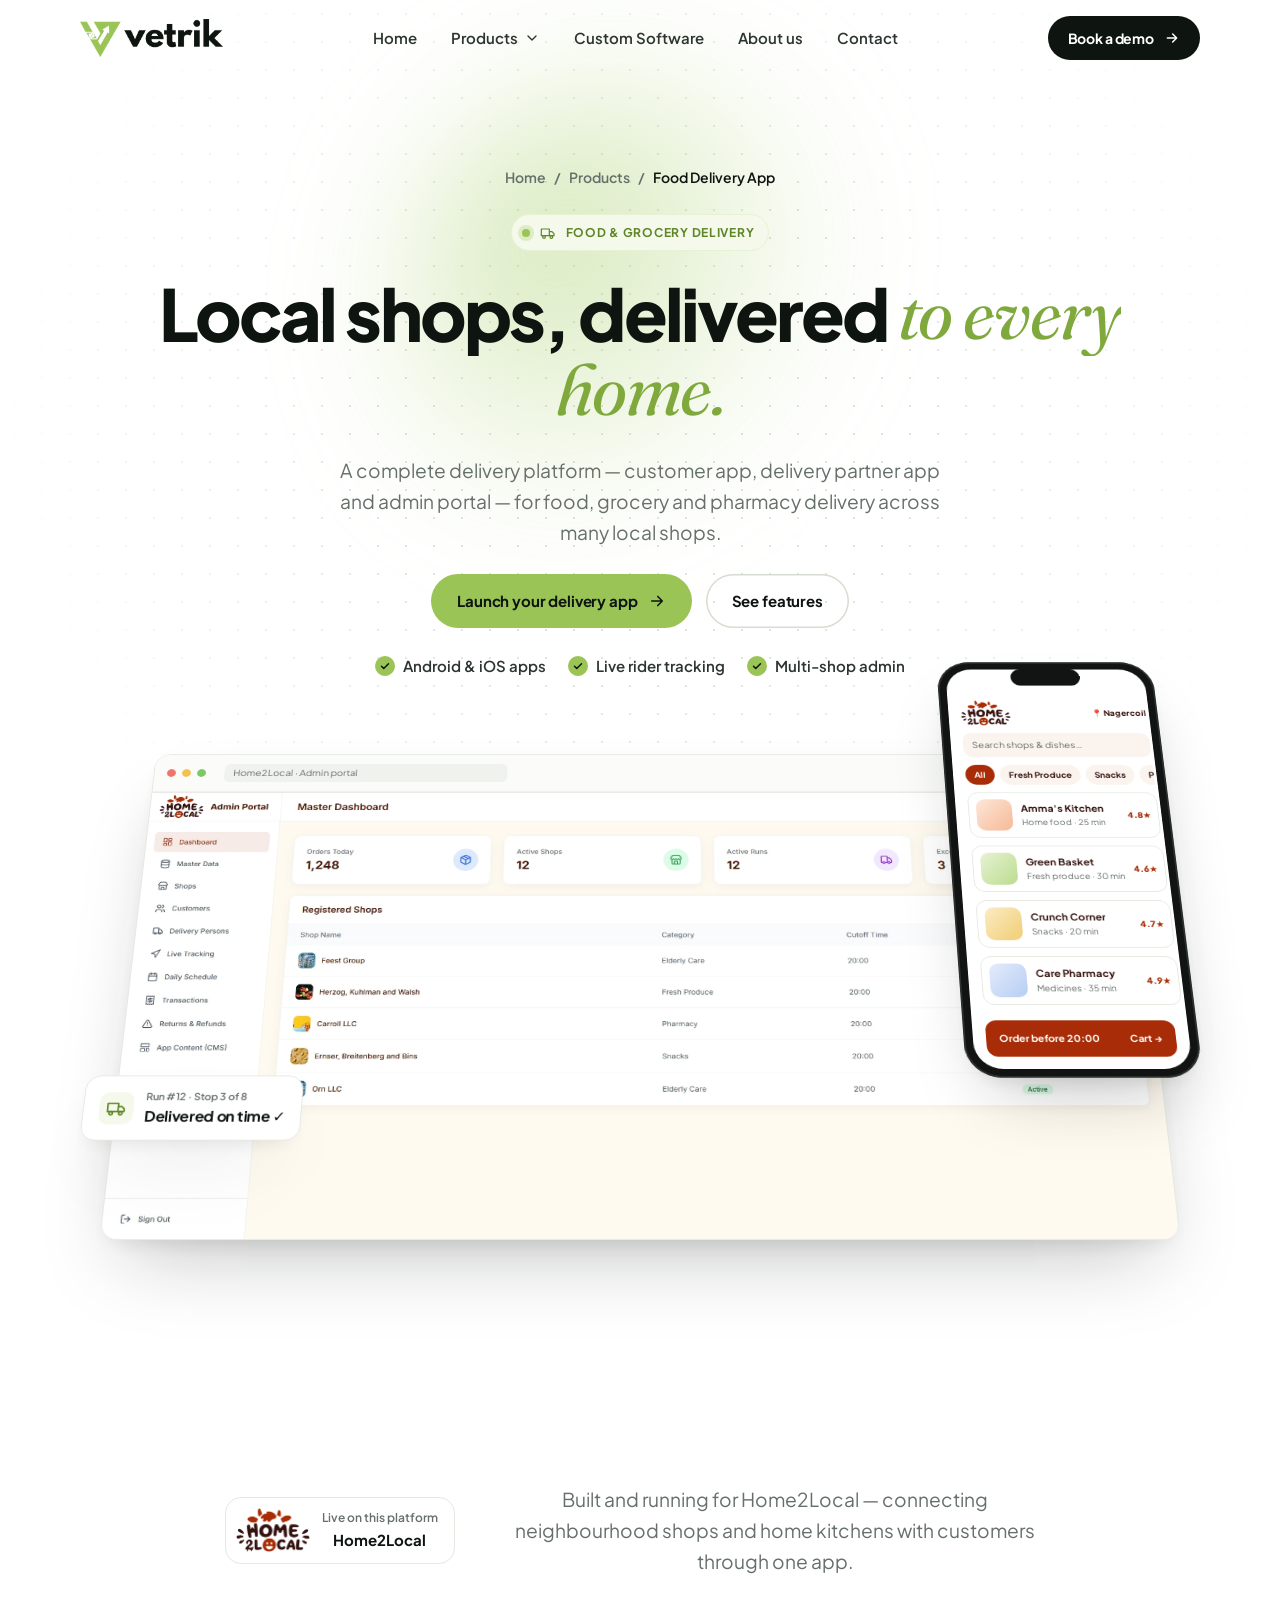
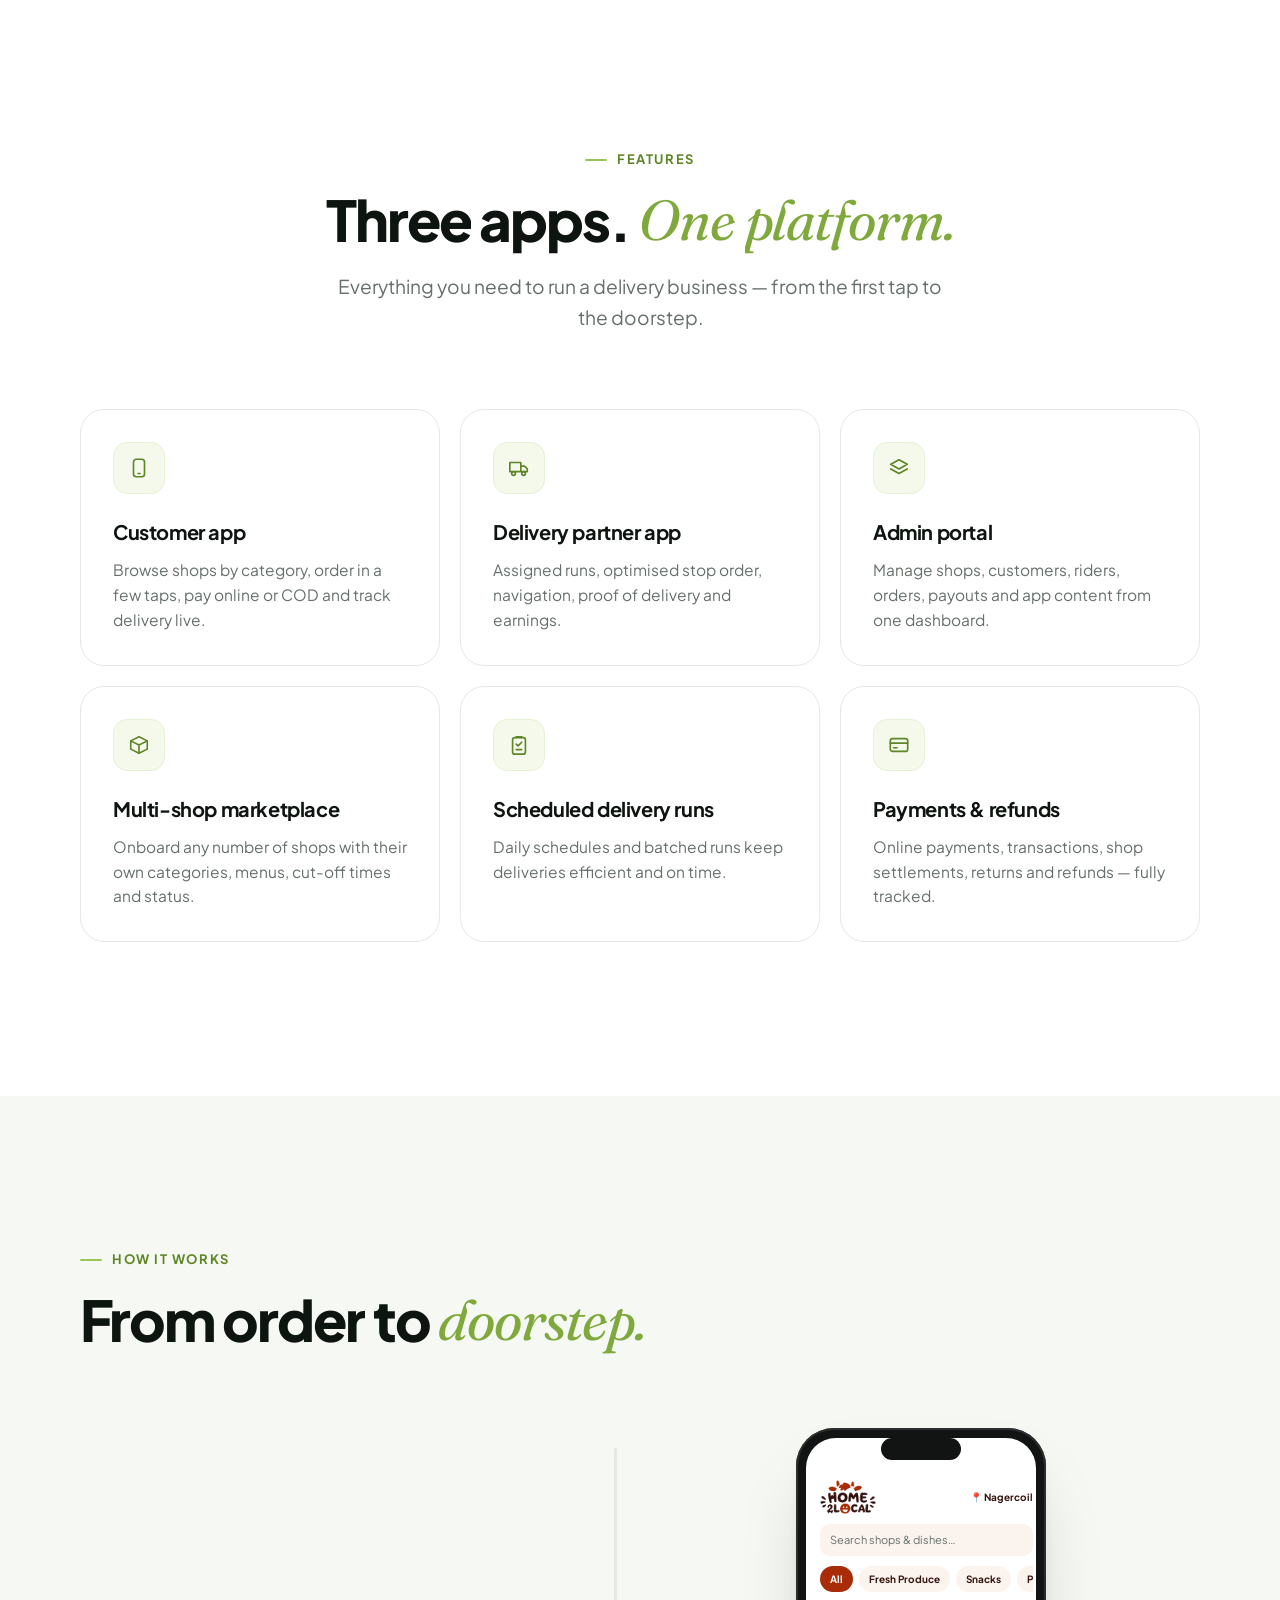
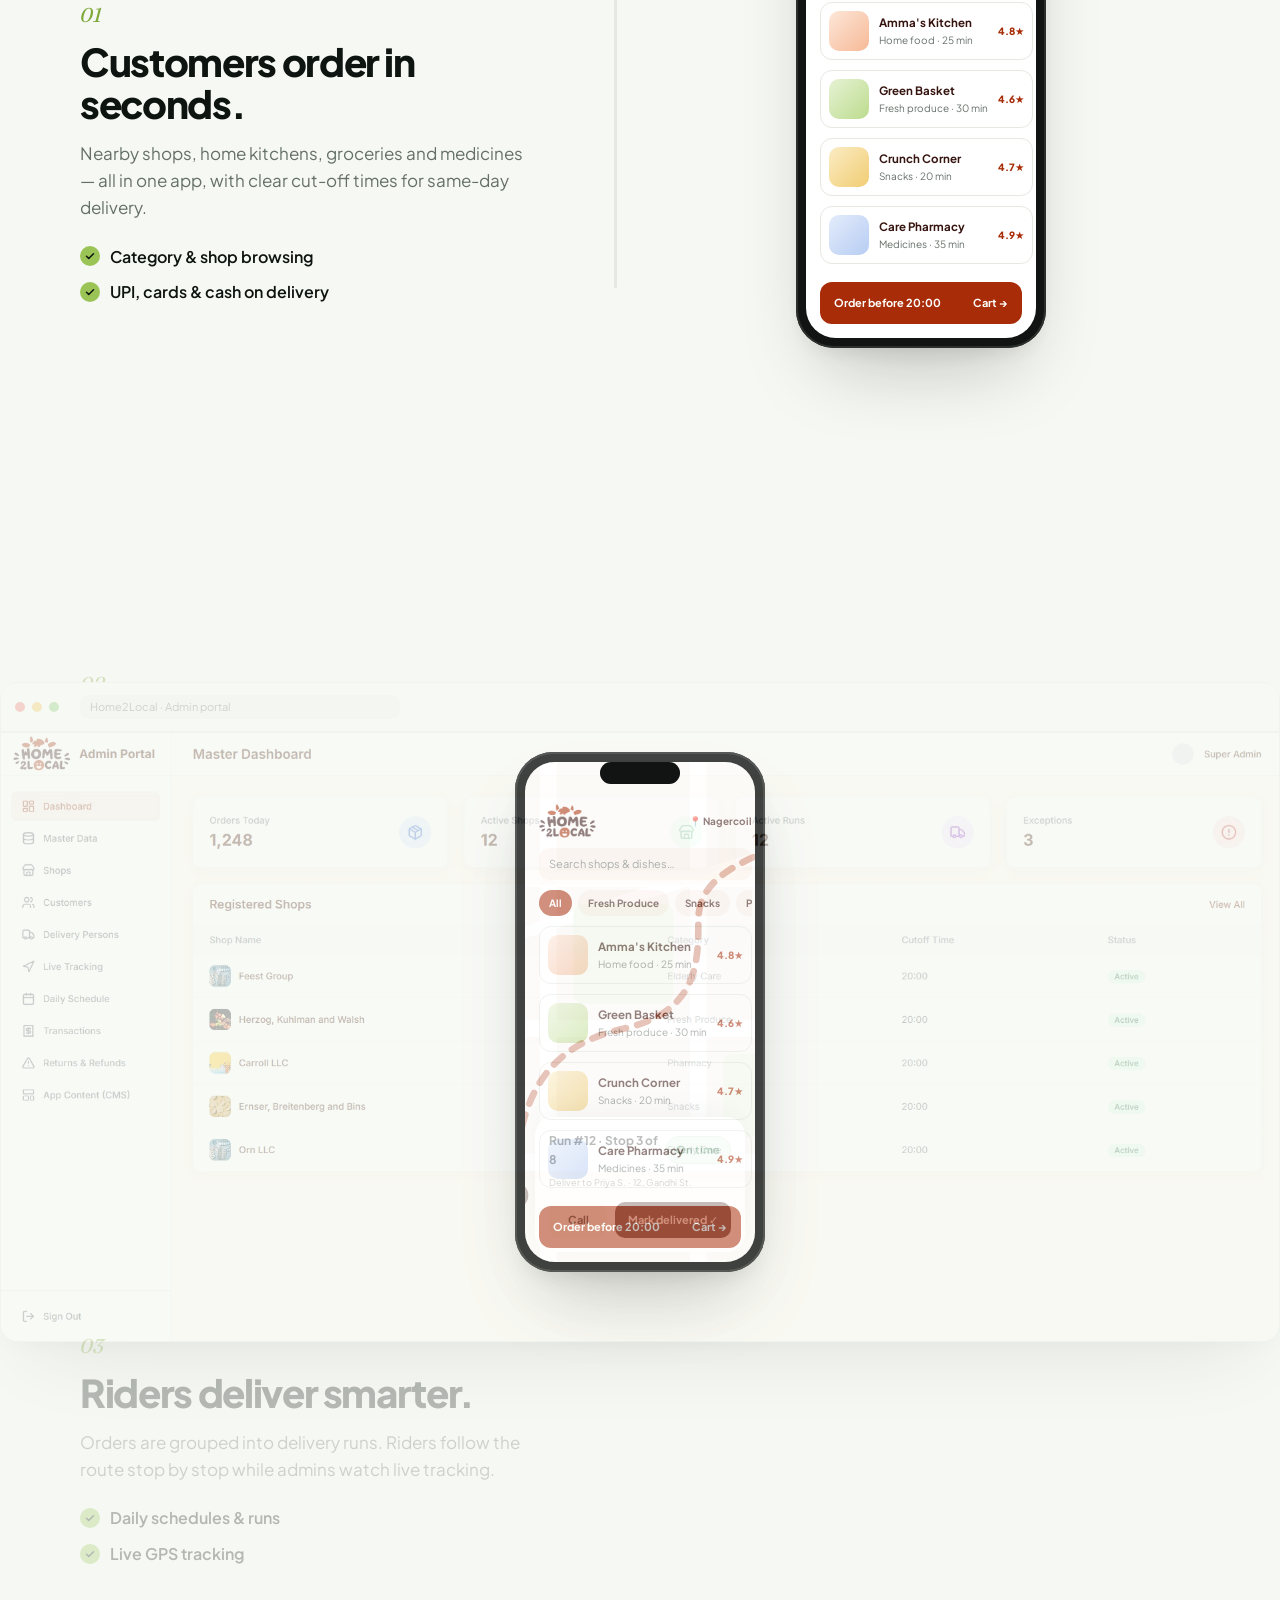
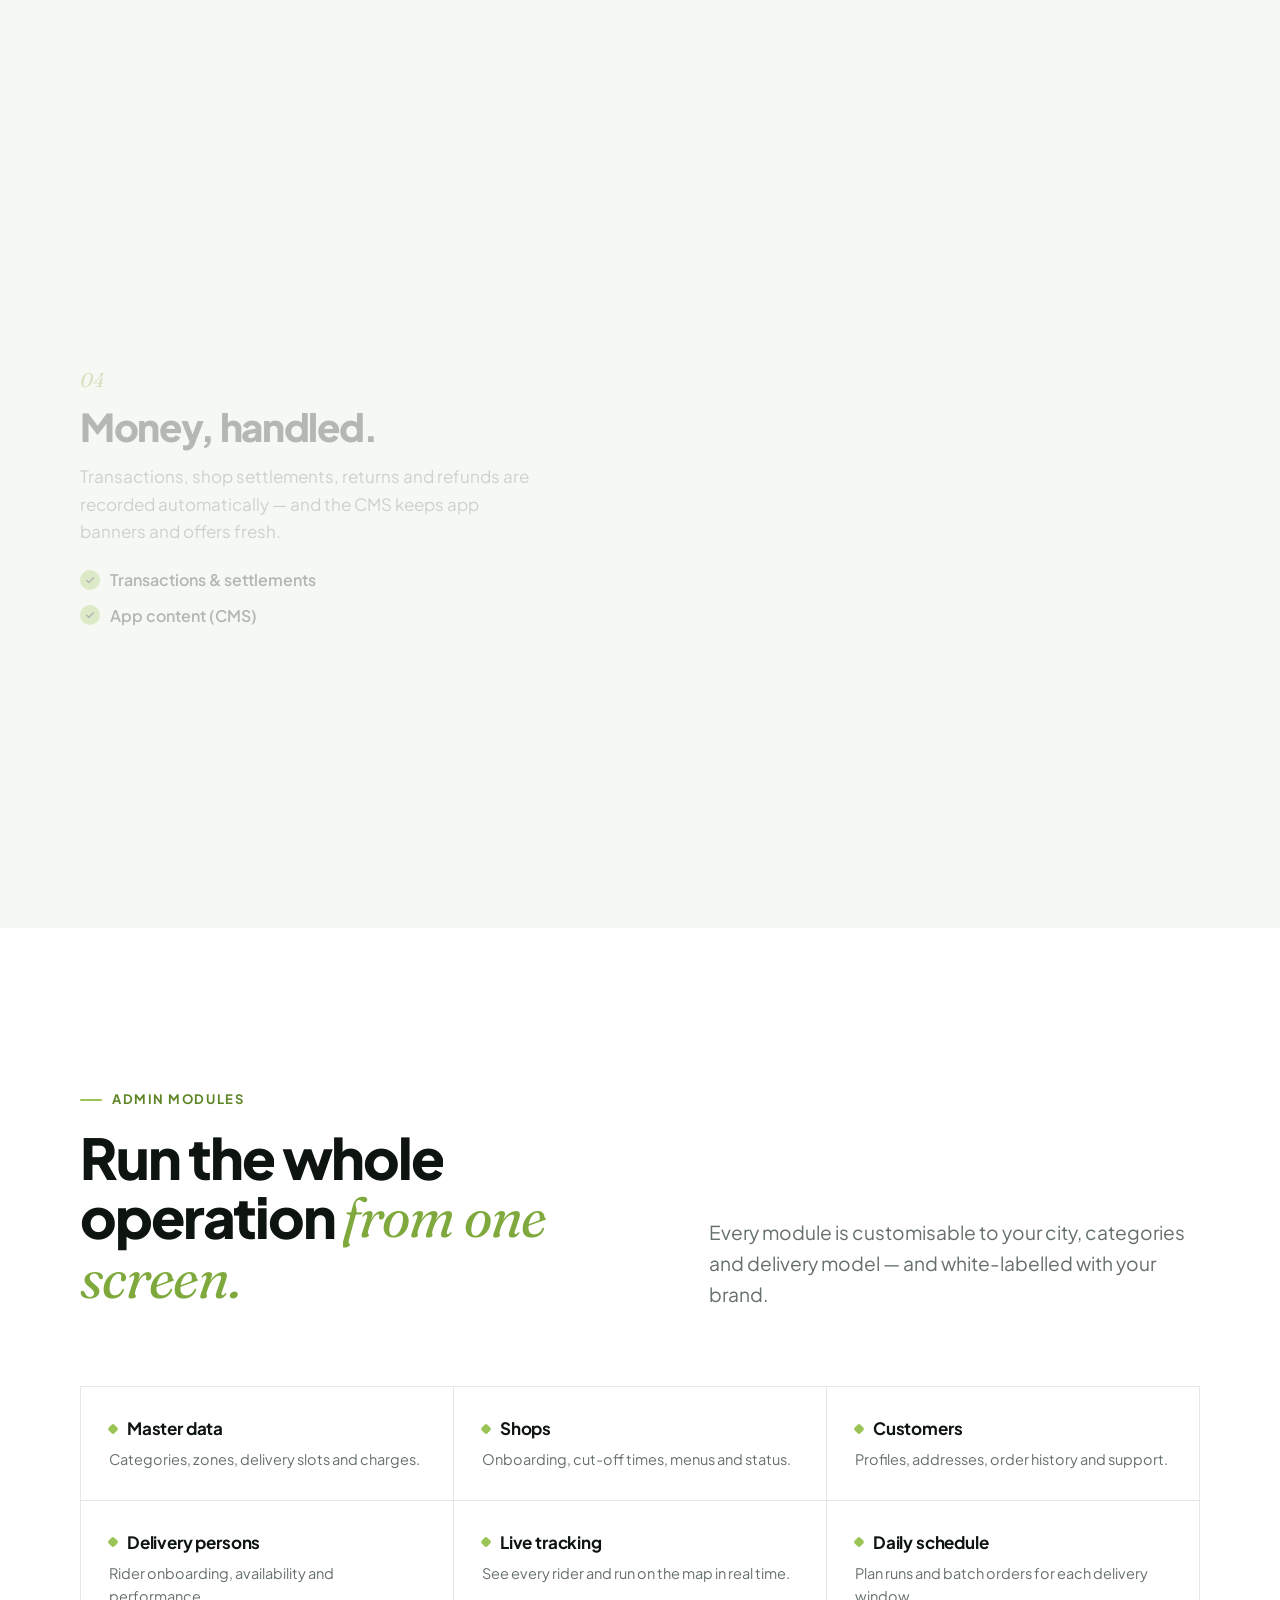
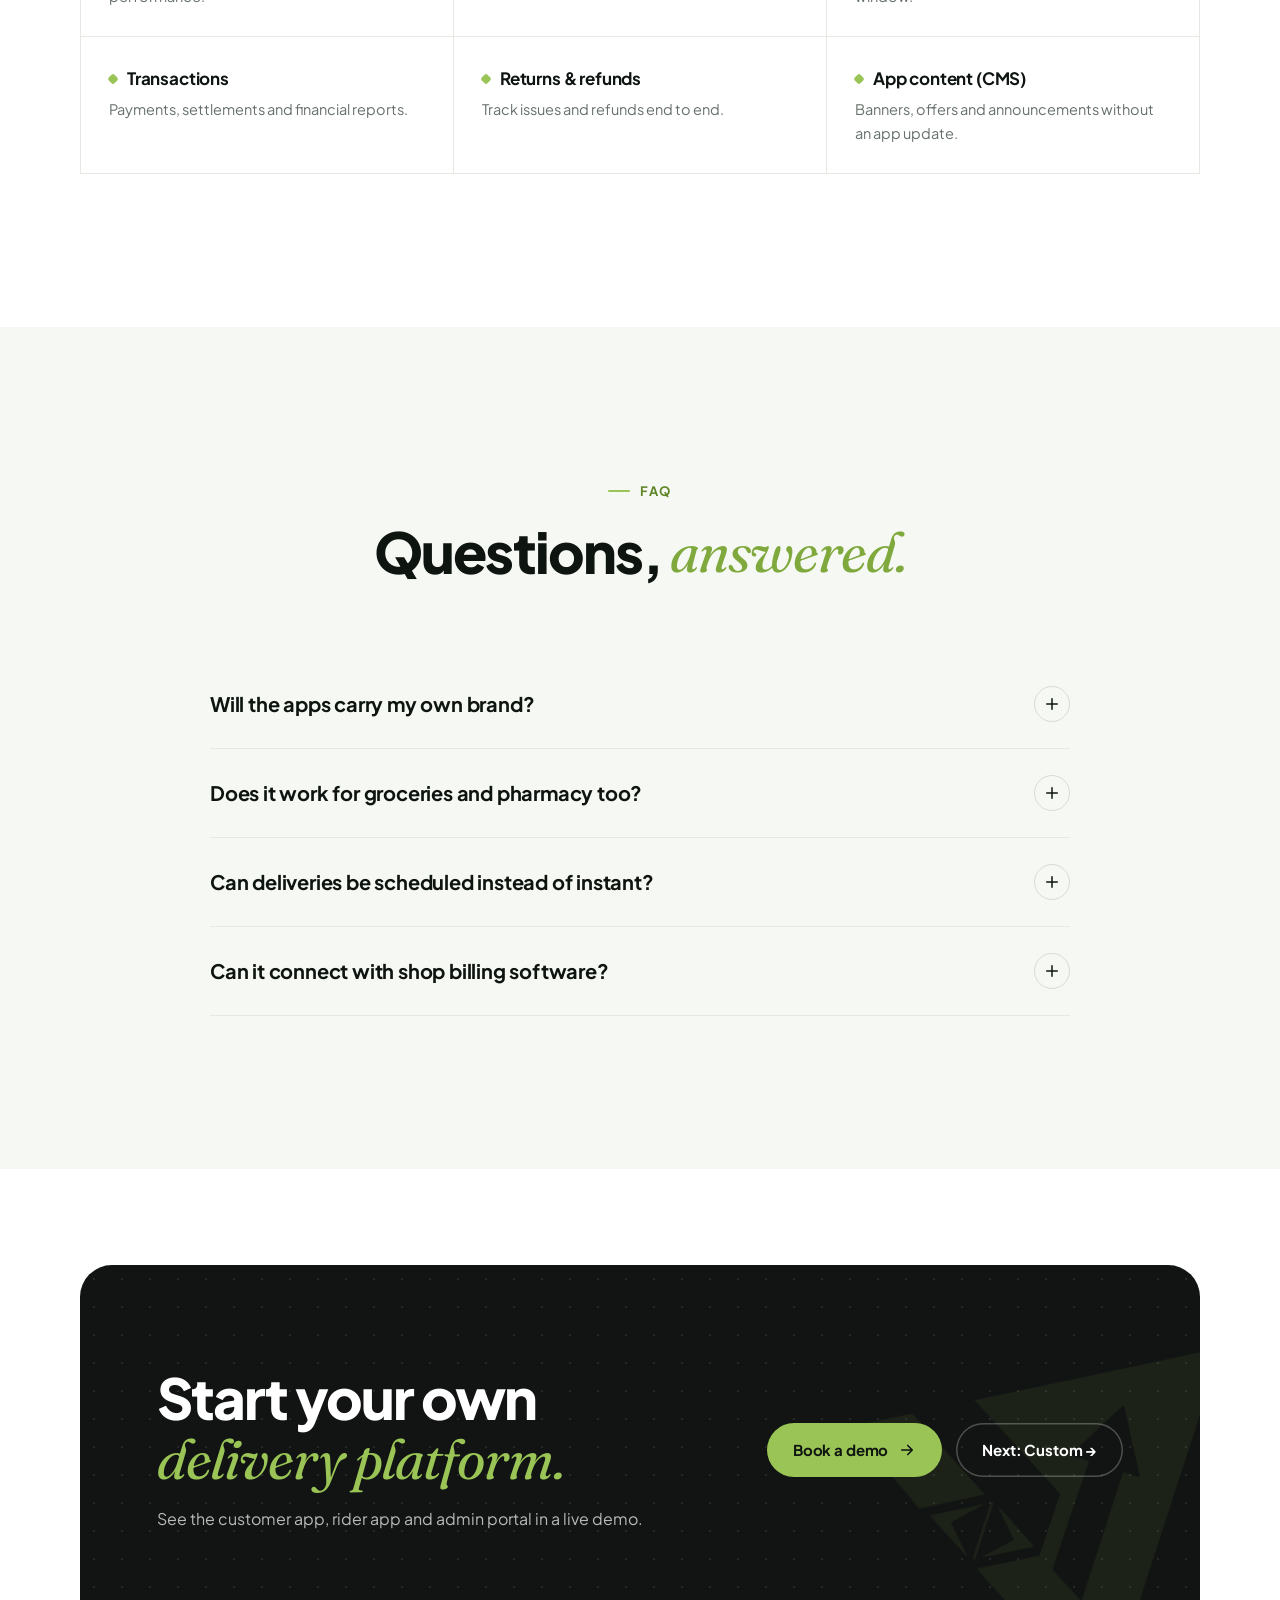
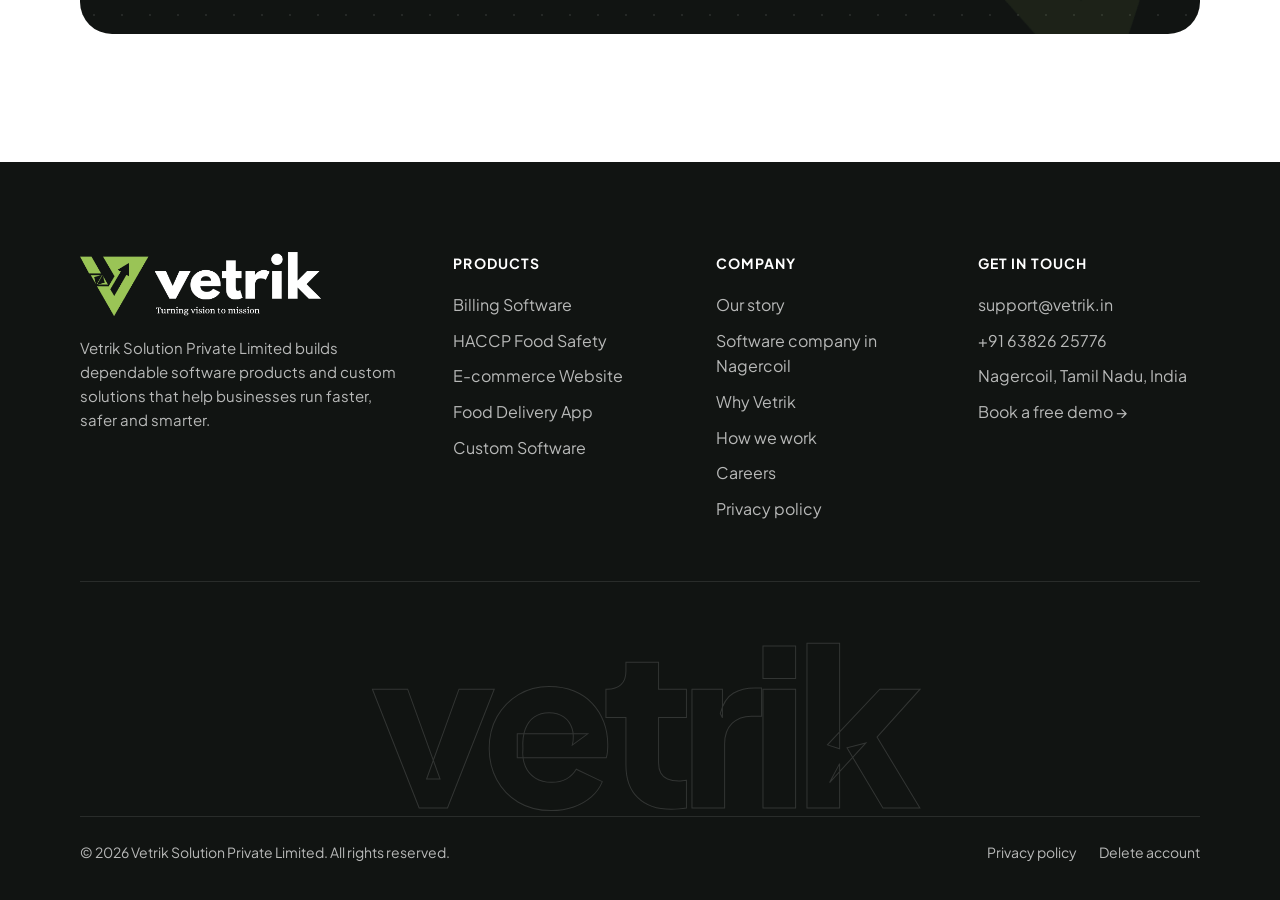
<file: food-delivery-app.html>
<!doctype html>
<html lang="en-IN">
<head>
<meta charset="utf-8">
<meta name="viewport" content="width=device-width, initial-scale=1">
<!-- seo -->
<title>Food Delivery App Development | Customer &amp; Rider Apps – Vetrik</title>
<meta name="description" content="Launch your own food and grocery delivery platform: customer app, delivery partner app and admin portal with multi-shop management and live tracking. Built by Vetrik, Nagercoil.">
<link rel="canonical" href="https://www.vetrik.in/food-delivery-app.html">
<meta name="robots" content="index, follow, max-image-preview:large">
<meta name="geo.region" content="IN-TN">
<meta name="geo.placename" content="Nagercoil">
<meta property="og:type" content="website">
<meta property="og:site_name" content="Vetrik">
<meta property="og:locale" content="en_IN">
<meta property="og:url" content="https://www.vetrik.in/food-delivery-app.html">
<meta property="og:title" content="Food Delivery App Development | Customer &amp; Rider Apps – Vetrik">
<meta property="og:description" content="Launch your own food and grocery delivery platform: customer app, delivery partner app and admin portal with multi-shop management and live tracking. Built by Vetrik, Nagercoil.">
<meta property="og:image" content="https://www.vetrik.in/assets/img/og-image.png">
<meta property="og:image:width" content="1200">
<meta property="og:image:height" content="630">
<meta name="twitter:card" content="summary_large_image">
<meta name="twitter:title" content="Food Delivery App Development | Customer &amp; Rider Apps – Vetrik">
<meta name="twitter:description" content="Launch your own food and grocery delivery platform: customer app, delivery partner app and admin portal with multi-shop management and live tracking. Built by Vetrik, Nagercoil.">
<meta name="twitter:image" content="https://www.vetrik.in/assets/img/og-image.png">
<script type="application/ld+json">
{
 "@context": "https://schema.org",
 "@graph": [
  {
   "@type": "BreadcrumbList",
   "itemListElement": [
    {
     "@type": "ListItem",
     "position": 1,
     "name": "Home",
     "item": "https://www.vetrik.in/"
    },
    {
     "@type": "ListItem",
     "position": 2,
     "name": "Food Delivery App",
     "item": "https://www.vetrik.in/food-delivery-app.html"
    }
   ]
  },
  {
   "@type": "FAQPage",
   "mainEntity": [
    {
     "@type": "Question",
     "name": "Will the apps carry my own brand?",
     "acceptedAnswer": {
      "@type": "Answer",
      "text": "Yes. The customer and rider apps are published under your name and logo on the Play Store and App Store, with your colours throughout."
     }
    },
    {
     "@type": "Question",
     "name": "Does it work for groceries and pharmacy too?",
     "acceptedAnswer": {
      "@type": "Answer",
      "text": "Yes — the platform supports any mix of categories: home food, restaurants, fresh produce, snacks, pharmacy, elderly-care supplies and more."
     }
    },
    {
     "@type": "Question",
     "name": "Can deliveries be scheduled instead of instant?",
     "acceptedAnswer": {
      "@type": "Answer",
      "text": "Yes. Shops have order cut-off times and deliveries are grouped into scheduled runs — ideal for daily or same-day delivery models. Instant delivery is also possible."
     }
    },
    {
     "@type": "Question",
     "name": "Can it connect with shop billing software?",
     "acceptedAnswer": {
      "@type": "Answer",
      "text": "Yes. It can integrate with Vetrik Billing so shop stock and sales stay in sync with online orders."
     }
    }
   ]
  }
 ]
}
</script>
<!-- /seo -->
<meta name="theme-color" content="#ffffff">
<link rel="icon" type="image/png" href="assets/img/favicon.png">
<link rel="preconnect" href="https://fonts.googleapis.com">
<link rel="preconnect" href="https://fonts.gstatic.com" crossorigin>
<link href="https://fonts.googleapis.com/css2?family=Fraunces:ital,opsz,wght@0,9..144,400;1,9..144,400&family=Plus+Jakarta+Sans:wght@400;500;600;700;800&display=swap" rel="stylesheet">
<link rel="stylesheet" href="assets/css/style.css">
</head>
<body>

<div class="progress" aria-hidden="true"></div>
<header class="header">
  <div class="container header__inner">
    <a class="brand" href="index.html" aria-label="Vetrik — home"><img src="assets/img/logo-nav-dark.png" alt="Vetrik" width="451" height="120"></a>
    <nav class="nav" aria-label="Primary">
      <a class="nav__link" href="index.html">Home</a>
      <div class="nav__item">
        <button class="nav__trigger" aria-haspopup="true">Products <svg width="16" height="16" viewBox="0 0 24 24" fill="none" stroke="currentColor" stroke-width="2" stroke-linecap="round" stroke-linejoin="round" aria-hidden="true"><path d="M6 9l6 6 6-6"/></svg></button>
        <div class="mega"><a class="mega__link" href="billing-software.html"><span class="mega__icon"><svg width="22" height="22" viewBox="0 0 24 24" fill="none" stroke="currentColor" stroke-width="1.8" stroke-linecap="round" stroke-linejoin="round" aria-hidden="true"><path d="M5 3h14v18l-3-2-2 2-2-2-2 2-2-2-3 2z"/><path d="M9 8h6M9 12h6M9 16h3"/></svg></span><span><span class="mega__title">Billing Software</span><span class="mega__desc" style="display:block">GST-ready POS & invoicing for retail and restaurants</span></span></a><a class="mega__link" href="haccp-software.html"><span class="mega__icon"><svg width="22" height="22" viewBox="0 0 24 24" fill="none" stroke="currentColor" stroke-width="1.8" stroke-linecap="round" stroke-linejoin="round" aria-hidden="true"><path d="M12 3l8 3v6c0 5-3.5 8-8 9-4.5-1-8-4-8-9V6z"/><path d="M8.5 12l2.5 2.5 4.5-5"/></svg></span><span><span class="mega__title">HACCP Food Safety</span><span class="mega__desc" style="display:block">Digital CCP logs, checklists & audit-ready reports</span></span></a><a class="mega__link" href="ecommerce-website.html"><span class="mega__icon"><svg width="22" height="22" viewBox="0 0 24 24" fill="none" stroke="currentColor" stroke-width="1.8" stroke-linecap="round" stroke-linejoin="round" aria-hidden="true"><circle cx="9" cy="20" r="1.5"/><circle cx="18" cy="20" r="1.5"/><path d="M2 3h3l2.5 12h11l2-8H6.2"/></svg></span><span><span class="mega__title">E-commerce Website</span><span class="mega__desc" style="display:block">Your own branded online store, app-ready</span></span></a><a class="mega__link" href="food-delivery-app.html"><span class="mega__icon"><svg width="22" height="22" viewBox="0 0 24 24" fill="none" stroke="currentColor" stroke-width="1.8" stroke-linecap="round" stroke-linejoin="round" aria-hidden="true"><path d="M2 6h12v10H2zM14 10h4l3 3v3h-7"/><circle cx="6" cy="18" r="2"/><circle cx="17" cy="18" r="2"/></svg></span><span><span class="mega__title">Food Delivery App</span><span class="mega__desc" style="display:block">Customer app, rider app & admin portal</span></span></a><a class="mega__link" href="custom-software.html"><span class="mega__icon"><svg width="22" height="22" viewBox="0 0 24 24" fill="none" stroke="currentColor" stroke-width="1.8" stroke-linecap="round" stroke-linejoin="round" aria-hidden="true"><path d="M8 7l-5 5 5 5M16 7l5 5-5 5M14 4l-4 16"/></svg></span><span><span class="mega__title">Custom Software</span><span class="mega__desc" style="display:block">Tailor-made web, mobile & business systems</span></span></a></div>
      </div>
      <a class="nav__link" href="custom-software.html">Custom Software</a>
      <a class="nav__link" href="about.html">About us</a>
      <a class="nav__link" href="contact.html">Contact</a>
    </nav>
    <div class="header__cta">
      <a class="btn btn--sm" href="contact.html" data-magnetic>Book a demo <span class="arrow"><svg width="16" height="16" viewBox="0 0 24 24" fill="none" stroke="currentColor" stroke-width="2.2" stroke-linecap="round" stroke-linejoin="round" aria-hidden="true"><path d="M5 12h14M13 6l6 6-6 6"/></svg></span></a>
      <button class="burger" aria-label="Open menu" aria-expanded="false"><span></span><span></span></button>
    </div>
  </div>
</header>
<nav class="mobile-menu" aria-label="Mobile">
  <a href="index.html">Home<small>Back to the start</small></a>
  <a href="about.html">About us<small>Our journey so far</small></a>
  <a href="billing-software.html">Billing Software<small>GST-ready POS & invoicing for retail and restaurants</small></a><a href="haccp-software.html">HACCP Food Safety<small>Digital CCP logs, checklists & audit-ready reports</small></a><a href="ecommerce-website.html">E-commerce Website<small>Your own branded online store, app-ready</small></a><a href="food-delivery-app.html">Food Delivery App<small>Customer app, rider app & admin portal</small></a><a href="custom-software.html">Custom Software<small>Tailor-made web, mobile & business systems</small></a>
  <a href="contact.html">Contact<small>Talk to our team</small></a>
</nav>
<main>

<section class="p-hero">
  <div class="dots"></div>
  <div class="orb" data-orb style="width:480px;height:480px;left:calc(50% - 240px);top:80px"></div>
  <div class="container p-hero__grid">
    <div class="breadcrumb" data-reveal="down"><a href="index.html">Home</a> / <a href="index.html#products">Products</a> / <span style="color:var(--ink)">Food Delivery App</span></div>
    <span class="eyebrow eyebrow--pill" data-reveal="down" style="--delay:100ms"><svg width="16" height="16" viewBox="0 0 24 24" fill="none" stroke="currentColor" stroke-width="1.8" stroke-linecap="round" stroke-linejoin="round" aria-hidden="true"><path d="M2 6h12v10H2zM14 10h4l3 3v3h-7"/><circle cx="6" cy="18" r="2"/><circle cx="17" cy="18" r="2"/></svg> Food &amp; grocery delivery</span>
    <h1 class="h1 p-hero__title" data-split>Local shops, delivered <span class="serif">to every home.</span></h1>
    <p class="lead" data-reveal="up" style="--delay:400ms">A complete delivery platform — customer app, delivery partner app and admin portal — for food, grocery and pharmacy delivery across many local shops.</p>
    <div class="btn-row" data-reveal="up" style="--delay:550ms">
      <a class="btn btn--brand" href="contact.html?product=Delivery" data-magnetic>Launch your delivery app <span class="arrow"><svg width="18" height="18" viewBox="0 0 24 24" fill="none" stroke="currentColor" stroke-width="2.2" stroke-linecap="round" stroke-linejoin="round" aria-hidden="true"><path d="M5 12h14M13 6l6 6-6 6"/></svg></span></a>
      <a class="btn btn--ghost" href="#features" data-magnetic>See features</a>
    </div>
    <ul class="p-hero__points" data-reveal="up" style="--delay:700ms">
      <li><span class="check"><svg width="12" height="12" viewBox="0 0 24 24" fill="none" stroke="currentColor" stroke-width="3.0" stroke-linecap="round" stroke-linejoin="round" aria-hidden="true"><path d="M5 12.5l4.5 4.5L19 7.5"/></svg></span>Android &amp; iOS apps</li>
      <li><span class="check"><svg width="12" height="12" viewBox="0 0 24 24" fill="none" stroke="currentColor" stroke-width="3.0" stroke-linecap="round" stroke-linejoin="round" aria-hidden="true"><path d="M5 12.5l4.5 4.5L19 7.5"/></svg></span>Live rider tracking</li>
      <li><span class="check"><svg width="12" height="12" viewBox="0 0 24 24" fill="none" stroke="currentColor" stroke-width="3.0" stroke-linecap="round" stroke-linejoin="round" aria-hidden="true"><path d="M5 12.5l4.5 4.5L19 7.5"/></svg></span>Multi-shop admin</li>
    </ul>
  </div>
  <div class="container p-hero__visual">
    <div class="p-hero__stage" data-tilt-scroll>
      <div data-reveal="scale" style="--delay:450ms"><div class="window shot"><div class="window__bar"><i></i><i></i><i></i><div class="window__url">Home2Local · Admin portal</div></div><img src="assets/img/screens/delivery-admin.webp" alt="Home2Local food delivery admin portal showing orders today, active shops, delivery runs and registered shops" width="1913" height="911" loading="lazy" decoding="async"></div></div>
      <div class="hero__float hero__float--b" data-parallax="0.22" style="top:-2%"><div class="phone"><div class="phone__notch"></div><div class="phone__screen"><div class="store h2l">
  <div class="store__top"><img src="assets/img/home2local-logo.png" alt="Home2Local" class="h2l__logo"><span class="h2l__loc">📍 Nagercoil</span></div>
  <div class="store__search">Search shops &amp; dishes…</div>
  <div class="h2l__cats"><span class="on">All</span><span>Fresh Produce</span><span>Snacks</span><span>Pharmacy</span></div>
  <div class="h2l__shop"><i style="--c1:#fde7d9;--c2:#f6b996"></i><div><b>Amma's Kitchen</b><small>Home food · 25 min</small></div><span>4.8★</span></div>
  <div class="h2l__shop"><i style="--c1:#e6f2d4;--c2:#bcdc8e"></i><div><b>Green Basket</b><small>Fresh produce · 30 min</small></div><span>4.6★</span></div>
  <div class="h2l__shop"><i style="--c1:#fbecc4;--c2:#f1cd74"></i><div><b>Crunch Corner</b><small>Snacks · 20 min</small></div><span>4.7★</span></div>
  <div class="h2l__shop"><i style="--c1:#e3ecfb;--c2:#b7cdf3"></i><div><b>Care Pharmacy</b><small>Medicines · 35 min</small></div><span>4.9★</span></div>
</div><div class="store__cart h2l__cta"><span>Order before 20:00</span><span>Cart →</span></div></div></div></div>
      <div class="hero__float hero__float--a" data-parallax="0.1" style="top:auto;bottom:6%">
        <div class="float-card"><div class="float-card__row"><span class="float-card__icon"><svg width="22" height="22" viewBox="0 0 24 24" fill="none" stroke="currentColor" stroke-width="1.8" stroke-linecap="round" stroke-linejoin="round" aria-hidden="true"><path d="M2 6h12v10H2zM14 10h4l3 3v3h-7"/><circle cx="6" cy="18" r="2"/><circle cx="17" cy="18" r="2"/></svg></span><div><small>Run #12 · Stop 3 of 8</small><strong>Delivered on time ✓</strong></div></div></div>
      </div>
    </div>
  </div>
</section>

<section class="section--tight">
  <div class="container" style="display:flex;flex-wrap:wrap;gap:20px 40px;align-items:center;justify-content:center;text-align:center" data-reveal="up">
    <div class="brand-badge"><img src="assets/img/home2local-logo.png" alt="Home2Local" width="600" height="362" loading="lazy"><span><small>Live on this platform</small><b>Home2Local</b></span></div>
    <p class="lead" style="margin:0;max-width:560px">Built and running for Home2Local — connecting neighbourhood shops and home kitchens with customers through one app.</p>
  </div>
</section>

<section class="section" id="features" style="padding-top:clamp(40px,6vw,80px)">
  <div class="container">
    <div class="section-head section-head--center">
      <span class="eyebrow" data-reveal="up">Features</span>
      <h2 class="h2" data-split>Three apps. <span class="serif accent">One platform.</span></h2>
      <p class="lead" data-reveal="up">Everything you need to run a delivery business — from the first tap to the doorstep.</p>
    </div>
    <div class="grid-3" data-stagger="90">
      <div class="card" data-reveal="up"><div class="icon-box"><svg width="22" height="22" viewBox="0 0 24 24" fill="none" stroke="currentColor" stroke-width="1.8" stroke-linecap="round" stroke-linejoin="round" aria-hidden="true"><rect x="6" y="2.5" width="12" height="19" rx="3"/><path d="M11 18h2"/></svg></div><h3>Customer app</h3><p>Browse shops by category, order in a few taps, pay online or COD and track delivery live.</p></div>
      <div class="card" data-reveal="up"><div class="icon-box"><svg width="22" height="22" viewBox="0 0 24 24" fill="none" stroke="currentColor" stroke-width="1.8" stroke-linecap="round" stroke-linejoin="round" aria-hidden="true"><path d="M2 6h12v10H2zM14 10h4l3 3v3h-7"/><circle cx="6" cy="18" r="2"/><circle cx="17" cy="18" r="2"/></svg></div><h3>Delivery partner app</h3><p>Assigned runs, optimised stop order, navigation, proof of delivery and earnings.</p></div>
      <div class="card" data-reveal="up"><div class="icon-box"><svg width="22" height="22" viewBox="0 0 24 24" fill="none" stroke="currentColor" stroke-width="1.8" stroke-linecap="round" stroke-linejoin="round" aria-hidden="true"><path d="M12 3l9 5-9 5-9-5z"/><path d="M3 13l9 5 9-5"/></svg></div><h3>Admin portal</h3><p>Manage shops, customers, riders, orders, payouts and app content from one dashboard.</p></div>
      <div class="card" data-reveal="up"><div class="icon-box"><svg width="22" height="22" viewBox="0 0 24 24" fill="none" stroke="currentColor" stroke-width="1.8" stroke-linecap="round" stroke-linejoin="round" aria-hidden="true"><path d="M3 7.5l9-4.5 9 4.5v9L12 21l-9-4.5z"/><path d="M3 7.5l9 4.5 9-4.5M12 12v9"/></svg></div><h3>Multi-shop marketplace</h3><p>Onboard any number of shops with their own categories, menus, cut-off times and status.</p></div>
      <div class="card" data-reveal="up"><div class="icon-box"><svg width="22" height="22" viewBox="0 0 24 24" fill="none" stroke="currentColor" stroke-width="1.8" stroke-linecap="round" stroke-linejoin="round" aria-hidden="true"><rect x="5" y="4" width="14" height="18" rx="2.5"/><path d="M9 4V3h6v1M9 11l2 2 4-4M9 17h6"/></svg></div><h3>Scheduled delivery runs</h3><p>Daily schedules and batched runs keep deliveries efficient and on time.</p></div>
      <div class="card" data-reveal="up"><div class="icon-box"><svg width="22" height="22" viewBox="0 0 24 24" fill="none" stroke="currentColor" stroke-width="1.8" stroke-linecap="round" stroke-linejoin="round" aria-hidden="true"><rect x="2.5" y="5" width="19" height="14" rx="2.5"/><path d="M2.5 10h19M6 15h4"/></svg></div><h3>Payments &amp; refunds</h3><p>Online payments, transactions, shop settlements, returns and refunds — fully tracked.</p></div>
    </div>
  </div>
</section>

<section class="section section--soft" style="padding-bottom:0">
  <div class="container">
    <div class="section-head">
      <span class="eyebrow" data-reveal="up">How it works</span>
      <h2 class="h2" data-split>From order to <span class="serif accent">doorstep.</span></h2>
    </div>
    <div class="story" data-story>
      <div class="story__steps">
        <div class="story__step">
          <div class="pcard__num">01</div>
          <h3>Customers order in seconds.</h3>
          <p>Nearby shops, home kitchens, groceries and medicines — all in one app, with clear cut-off times for same-day delivery.</p>
          <ul><li><span class="check"><svg width="12" height="12" viewBox="0 0 24 24" fill="none" stroke="currentColor" stroke-width="3.0" stroke-linecap="round" stroke-linejoin="round" aria-hidden="true"><path d="M5 12.5l4.5 4.5L19 7.5"/></svg></span>Category &amp; shop browsing</li><li><span class="check"><svg width="12" height="12" viewBox="0 0 24 24" fill="none" stroke="currentColor" stroke-width="3.0" stroke-linecap="round" stroke-linejoin="round" aria-hidden="true"><path d="M5 12.5l4.5 4.5L19 7.5"/></svg></span>UPI, cards &amp; cash on delivery</li></ul>
        </div>
        <div class="story__step">
          <div class="pcard__num">02</div>
          <h3>Shops stay in control.</h3>
          <p>Every shop is onboarded with its category, cut-off time and status. Admins see orders, active shops and exceptions at a glance.</p>
          <ul><li><span class="check"><svg width="12" height="12" viewBox="0 0 24 24" fill="none" stroke="currentColor" stroke-width="3.0" stroke-linecap="round" stroke-linejoin="round" aria-hidden="true"><path d="M5 12.5l4.5 4.5L19 7.5"/></svg></span>Shop onboarding &amp; master data</li><li><span class="check"><svg width="12" height="12" viewBox="0 0 24 24" fill="none" stroke="currentColor" stroke-width="3.0" stroke-linecap="round" stroke-linejoin="round" aria-hidden="true"><path d="M5 12.5l4.5 4.5L19 7.5"/></svg></span>Exceptions flagged instantly</li></ul>
        </div>
        <div class="story__step">
          <div class="pcard__num">03</div>
          <h3>Riders deliver smarter.</h3>
          <p>Orders are grouped into delivery runs. Riders follow the route stop by stop while admins watch live tracking.</p>
          <ul><li><span class="check"><svg width="12" height="12" viewBox="0 0 24 24" fill="none" stroke="currentColor" stroke-width="3.0" stroke-linecap="round" stroke-linejoin="round" aria-hidden="true"><path d="M5 12.5l4.5 4.5L19 7.5"/></svg></span>Daily schedules &amp; runs</li><li><span class="check"><svg width="12" height="12" viewBox="0 0 24 24" fill="none" stroke="currentColor" stroke-width="3.0" stroke-linecap="round" stroke-linejoin="round" aria-hidden="true"><path d="M5 12.5l4.5 4.5L19 7.5"/></svg></span>Live GPS tracking</li></ul>
        </div>
        <div class="story__step">
          <div class="pcard__num">04</div>
          <h3>Money, handled.</h3>
          <p>Transactions, shop settlements, returns and refunds are recorded automatically — and the CMS keeps app banners and offers fresh.</p>
          <ul><li><span class="check"><svg width="12" height="12" viewBox="0 0 24 24" fill="none" stroke="currentColor" stroke-width="3.0" stroke-linecap="round" stroke-linejoin="round" aria-hidden="true"><path d="M5 12.5l4.5 4.5L19 7.5"/></svg></span>Transactions &amp; settlements</li><li><span class="check"><svg width="12" height="12" viewBox="0 0 24 24" fill="none" stroke="currentColor" stroke-width="3.0" stroke-linecap="round" stroke-linejoin="round" aria-hidden="true"><path d="M5 12.5l4.5 4.5L19 7.5"/></svg></span>App content (CMS)</li></ul>
        </div>
      </div>
      <div class="story__visual">
        <div class="story__progress"><span></span></div>
        <div class="story__screen" style="display:grid;place-items:center"><div class="phone"><div class="phone__notch"></div><div class="phone__screen"><div class="store h2l">
  <div class="store__top"><img src="assets/img/home2local-logo.png" alt="Home2Local" class="h2l__logo"><span class="h2l__loc">📍 Nagercoil</span></div>
  <div class="store__search">Search shops &amp; dishes…</div>
  <div class="h2l__cats"><span class="on">All</span><span>Fresh Produce</span><span>Snacks</span><span>Pharmacy</span></div>
  <div class="h2l__shop"><i style="--c1:#fde7d9;--c2:#f6b996"></i><div><b>Amma's Kitchen</b><small>Home food · 25 min</small></div><span>4.8★</span></div>
  <div class="h2l__shop"><i style="--c1:#e6f2d4;--c2:#bcdc8e"></i><div><b>Green Basket</b><small>Fresh produce · 30 min</small></div><span>4.6★</span></div>
  <div class="h2l__shop"><i style="--c1:#fbecc4;--c2:#f1cd74"></i><div><b>Crunch Corner</b><small>Snacks · 20 min</small></div><span>4.7★</span></div>
  <div class="h2l__shop"><i style="--c1:#e3ecfb;--c2:#b7cdf3"></i><div><b>Care Pharmacy</b><small>Medicines · 35 min</small></div><span>4.9★</span></div>
</div><div class="store__cart h2l__cta"><span>Order before 20:00</span><span>Cart →</span></div></div></div></div>
        <div class="story__screen" style="display:grid;align-items:center"><div class="window shot"><div class="window__bar"><i></i><i></i><i></i><div class="window__url">Home2Local · Admin portal</div></div><img src="assets/img/screens/delivery-admin.webp" alt="Home2Local food delivery admin portal showing orders today, active shops, delivery runs and registered shops" width="1913" height="911" loading="lazy" decoding="async"></div></div>
        <div class="story__screen" style="display:grid;place-items:center"><div class="phone"><div class="phone__notch"></div><div class="phone__screen rider">
  <svg class="rider__map" viewBox="0 0 230 300" preserveAspectRatio="xMidYMid slice" aria-hidden="true">
    <rect width="230" height="300" fill="#f3f1ec"/>
    <path d="M0 70H230M0 160H230M0 240H230M60 0V300M150 0V300M200 0V300" stroke="#fff" stroke-width="10"/>
    <path d="M-10 120 L240 40" stroke="#fff" stroke-width="7"/>
    <rect x="75" y="85" width="60" height="60" rx="6" fill="#e3eed3"/><rect x="165" y="175" width="28" height="50" rx="5" fill="#e3eed3"/>
    <path class="rider__route" d="M40 260 C40 200 60 170 105 160 S150 120 150 95 S175 60 200 50" fill="none" stroke="#a82c07" stroke-width="4" stroke-linecap="round" stroke-dasharray="7 7"/>
    <circle cx="40" cy="260" r="8" fill="#36140f"/><circle cx="40" cy="260" r="3" fill="#fff"/>
    <circle cx="200" cy="50" r="11" fill="#a82c07" opacity=".25"/><circle cx="200" cy="50" r="6" fill="#a82c07"/>
  </svg>
  <div class="rider__sheet">
    <div class="app__top"><b>Run #12 · Stop 3 of 8</b><span class="chip chip--ok">On time</span></div>
    <small class="muted">Deliver to Priya S. · 12, Gandhi St.</small>
    <div class="rider__btns"><span>Call</span><span class="on">Mark delivered ✓</span></div>
  </div>
</div></div></div>
        <div class="story__screen">
          <div class="window"><div class="window__bar"><i></i><i></i><i></i><div class="window__url">Admin · Transactions</div></div>
            <div class="screen-pad">
              <div class="kpis">
                <div class="kpi"><small>Collected today</small><strong>₹2.46L</strong><span class="up">▲ 12%</span></div>
                <div class="kpi"><small>Shop payouts</small><strong>₹1.98L</strong></div>
                <div class="kpi"><small>Refunds</small><strong>3</strong></div>
              </div>
              <div class="panel rows">
                <div class="row"><span>Shop</span><span>Orders</span><span>Payout</span><span>Status</span></div>
                <div class="row"><b>Amma's Kitchen</b><span>84</span><b>₹21,400</b><span class="chip chip--ok">Settled</span></div>
                <div class="row"><b>Green Basket</b><span>61</span><b>₹18,250</b><span class="chip chip--ok">Settled</span></div>
                <div class="row"><b>Crunch Corner</b><span>47</span><b>₹9,860</b><span class="chip chip--warn">Pending</span></div>
                <div class="row"><b>Care Pharmacy</b><span>29</span><b>₹14,120</b><span class="chip chip--ok">Settled</span></div>
              </div>
              <div class="panel"><div class="panel__h">Returns &amp; refunds <span class="chip chip--bad">1 open</span></div><small class="muted">#ORD-9912 · Damaged item · Refund ₹120 to UPI</small></div>
            </div>
          </div>
        </div>
      </div>
    </div>
  </div>
  <div style="height:12vh"></div>
</section>

<section class="section">
  <div class="container">
    <div class="section-head section-head--split">
      <div><span class="eyebrow" data-reveal="up">Admin modules</span><h2 class="h2" style="margin-top:18px" data-split>Run the whole operation <span class="serif accent">from one screen.</span></h2></div>
      <p class="lead" data-reveal="up">Every module is customisable to your city, categories and delivery model — and white-labelled with your brand.</p>
    </div>
    <div class="modules" data-stagger="60">
      <div class="module" data-reveal="up"><h4>Master data</h4><p>Categories, zones, delivery slots and charges.</p></div>
      <div class="module" data-reveal="up"><h4>Shops</h4><p>Onboarding, cut-off times, menus and status.</p></div>
      <div class="module" data-reveal="up"><h4>Customers</h4><p>Profiles, addresses, order history and support.</p></div>
      <div class="module" data-reveal="up"><h4>Delivery persons</h4><p>Rider onboarding, availability and performance.</p></div>
      <div class="module" data-reveal="up"><h4>Live tracking</h4><p>See every rider and run on the map in real time.</p></div>
      <div class="module" data-reveal="up"><h4>Daily schedule</h4><p>Plan runs and batch orders for each delivery window.</p></div>
      <div class="module" data-reveal="up"><h4>Transactions</h4><p>Payments, settlements and financial reports.</p></div>
      <div class="module" data-reveal="up"><h4>Returns &amp; refunds</h4><p>Track issues and refunds end to end.</p></div>
      <div class="module" data-reveal="up"><h4>App content (CMS)</h4><p>Banners, offers and announcements without an app update.</p></div>
    </div>
  </div>
</section>

<section class="section section--soft">
  <div class="container">
    <div class="section-head section-head--center"><span class="eyebrow" data-reveal="up">FAQ</span><h2 class="h2" data-split>Questions, <span class="serif accent">answered.</span></h2></div>
    <div class="faq" data-reveal="up">
      <div class="faq__item"><button class="faq__q" aria-expanded="false">Will the apps carry my own brand?<span class="faq__icon"><svg width="18" height="18" viewBox="0 0 24 24" fill="none" stroke="currentColor" stroke-width="2.0" stroke-linecap="round" stroke-linejoin="round" aria-hidden="true"><path d="M12 5v14M5 12h14"/></svg></span></button><div class="faq__a"><div><p>Yes. The customer and rider apps are published under your name and logo on the Play Store and App Store, with your colours throughout.</p></div></div></div>
      <div class="faq__item"><button class="faq__q" aria-expanded="false">Does it work for groceries and pharmacy too?<span class="faq__icon"><svg width="18" height="18" viewBox="0 0 24 24" fill="none" stroke="currentColor" stroke-width="2.0" stroke-linecap="round" stroke-linejoin="round" aria-hidden="true"><path d="M12 5v14M5 12h14"/></svg></span></button><div class="faq__a"><div><p>Yes — the platform supports any mix of categories: home food, restaurants, fresh produce, snacks, pharmacy, elderly-care supplies and more.</p></div></div></div>
      <div class="faq__item"><button class="faq__q" aria-expanded="false">Can deliveries be scheduled instead of instant?<span class="faq__icon"><svg width="18" height="18" viewBox="0 0 24 24" fill="none" stroke="currentColor" stroke-width="2.0" stroke-linecap="round" stroke-linejoin="round" aria-hidden="true"><path d="M12 5v14M5 12h14"/></svg></span></button><div class="faq__a"><div><p>Yes. Shops have order cut-off times and deliveries are grouped into scheduled runs — ideal for daily or same-day delivery models. Instant delivery is also possible.</p></div></div></div>
      <div class="faq__item"><button class="faq__q" aria-expanded="false">Can it connect with shop billing software?<span class="faq__icon"><svg width="18" height="18" viewBox="0 0 24 24" fill="none" stroke="currentColor" stroke-width="2.0" stroke-linecap="round" stroke-linejoin="round" aria-hidden="true"><path d="M12 5v14M5 12h14"/></svg></span></button><div class="faq__a"><div><p>Yes. It can integrate with Vetrik Billing so shop stock and sales stay in sync with online orders.</p></div></div></div>
    </div>
  </div>
</section>

<section class="section--tight" style="padding-bottom:0">
  <div class="container">
    <div class="cta" data-reveal="scale">
      <div class="dots"></div>
      <img class="cta__mark" src="assets/img/mark.png" alt="" aria-hidden="true">
      <div><h2 class="h2">Start your own <span class="serif" style="color:var(--brand)">delivery platform.</span></h2><p>See the customer app, rider app and admin portal in a live demo.</p></div>
      <div class="btn-row"><a class="btn btn--brand" href="contact.html?product=Delivery" data-magnetic>Book a demo <span class="arrow"><svg width="18" height="18" viewBox="0 0 24 24" fill="none" stroke="currentColor" stroke-width="2.2" stroke-linecap="round" stroke-linejoin="round" aria-hidden="true"><path d="M5 12h14M13 6l6 6-6 6"/></svg></span></a><a class="btn btn--ghost" href="custom-software.html">Next: Custom →</a></div>
    </div>
  </div>
</section>

</main>
<footer class="footer">
  <div class="container">
    <div class="footer__top">
      <div>
        <a class="footer__logo" href="index.html"><img src="assets/img/logo-white-text.png" alt="Vetrik — Turning vision to mission" width="1841" height="489" loading="lazy"></a>
        <p class="footer__about">Vetrik Solution Private Limited builds dependable software products and custom solutions that help businesses run faster, safer and smarter.</p>
      </div>
      <div><h4>Products</h4><ul><li><a href="billing-software.html">Billing Software</a></li><li><a href="haccp-software.html">HACCP Food Safety</a></li><li><a href="ecommerce-website.html">E-commerce Website</a></li><li><a href="food-delivery-app.html">Food Delivery App</a></li><li><a href="custom-software.html">Custom Software</a></li></ul></div>
      <div><h4>Company</h4><ul>
        <li><a href="about.html">Our story</a></li>
        <li><a href="software-company-nagercoil.html">Software company in Nagercoil</a></li>
        <li><a href="index.html#why">Why Vetrik</a></li>
        <li><a href="index.html#process">How we work</a></li>
        <li><a href="contact.html">Careers</a></li>
        <li><a href="privacy-policy.html">Privacy policy</a></li>
      </ul></div>
      <div><h4>Get in touch</h4><ul>
        <li><a href="mailto:support@vetrik.in">support@vetrik.in</a></li>
        <li><a href="tel:+916382625776">+91 63826 25776</a></li>
        <li>Nagercoil, Tamil Nadu, India</li>
        <li><a href="contact.html">Book a free demo →</a></li>
      </ul></div>
    </div>
    <div class="footer__big" aria-hidden="true">vetrik</div>
    <div class="footer__bottom">
      <span>© <span data-year>2026</span> Vetrik Solution Private Limited. All rights reserved.</span>
      <span class="footer__legal"><a href="privacy-policy.html">Privacy policy</a><a href="delete-account.html">Delete account</a></span>
    </div>
  </div>
</footer>
<script src="assets/js/main.js" defer></script>
</body>
</html>
</file>
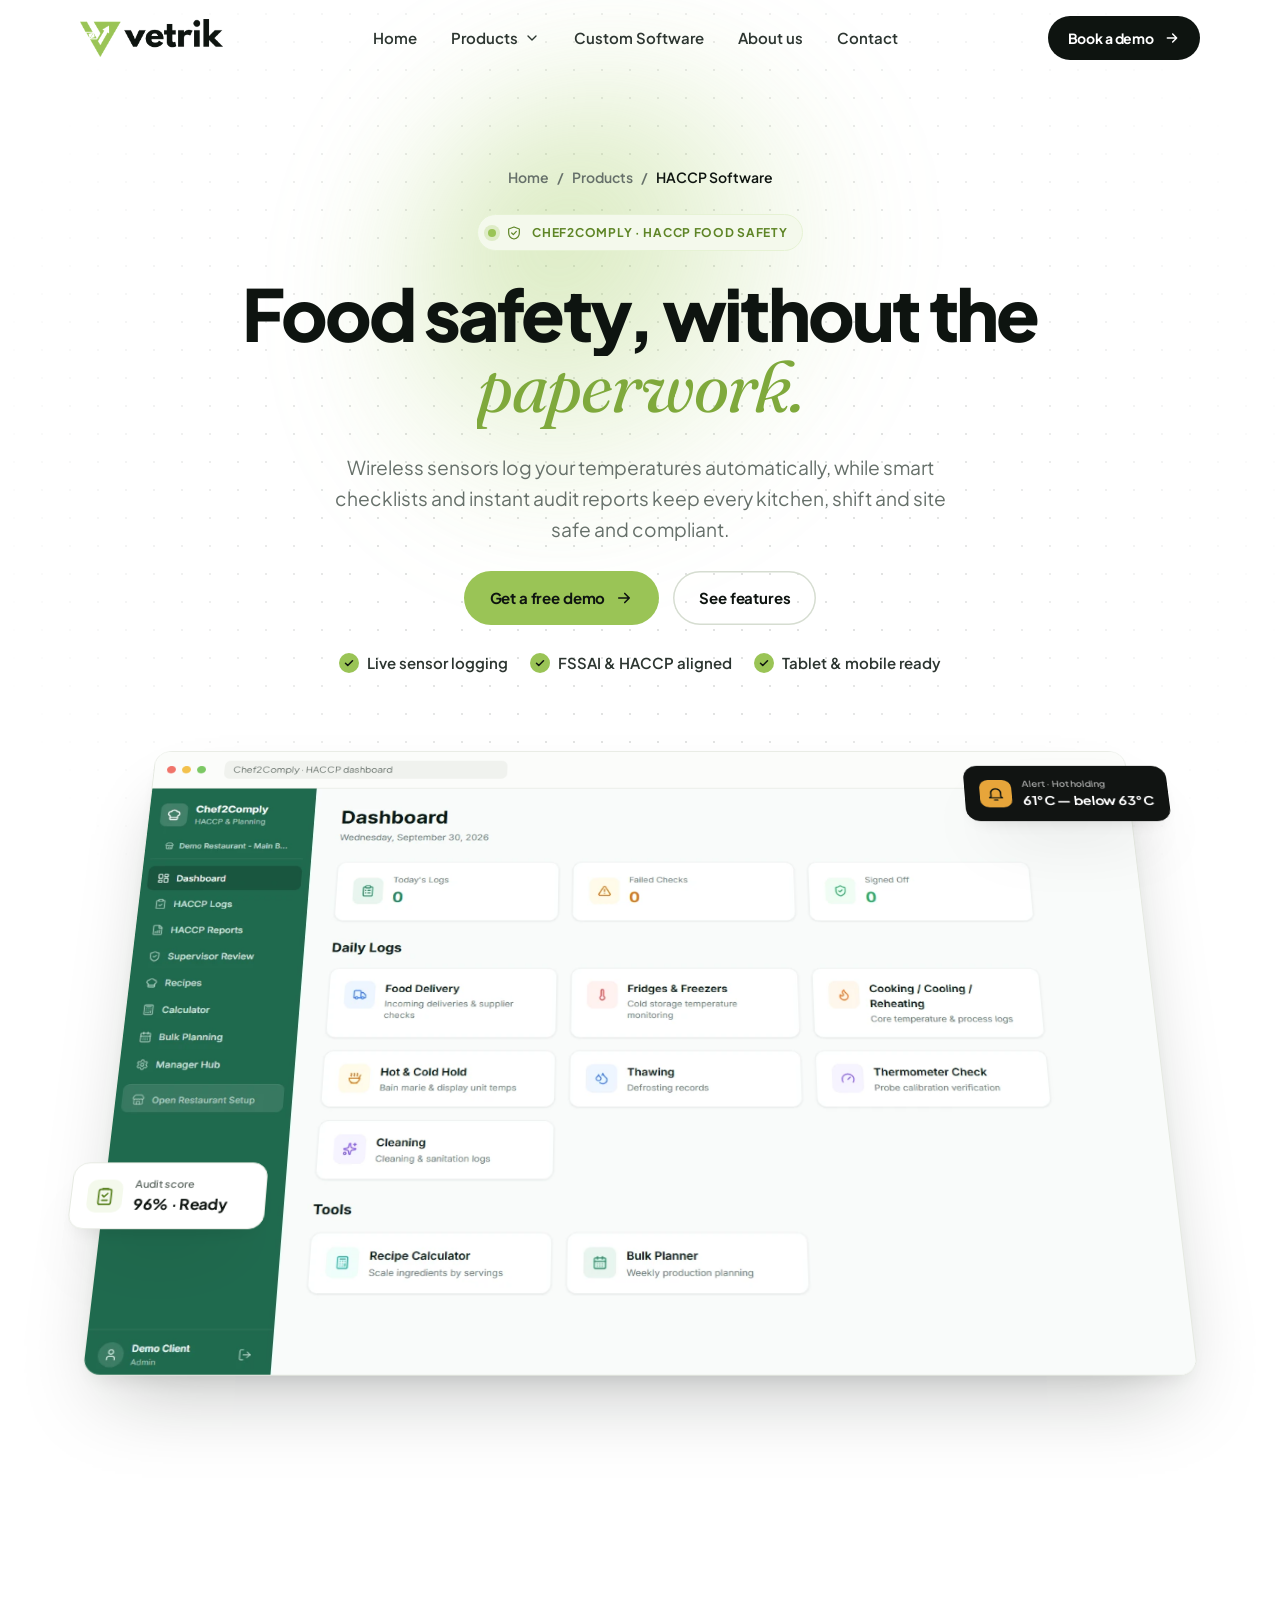
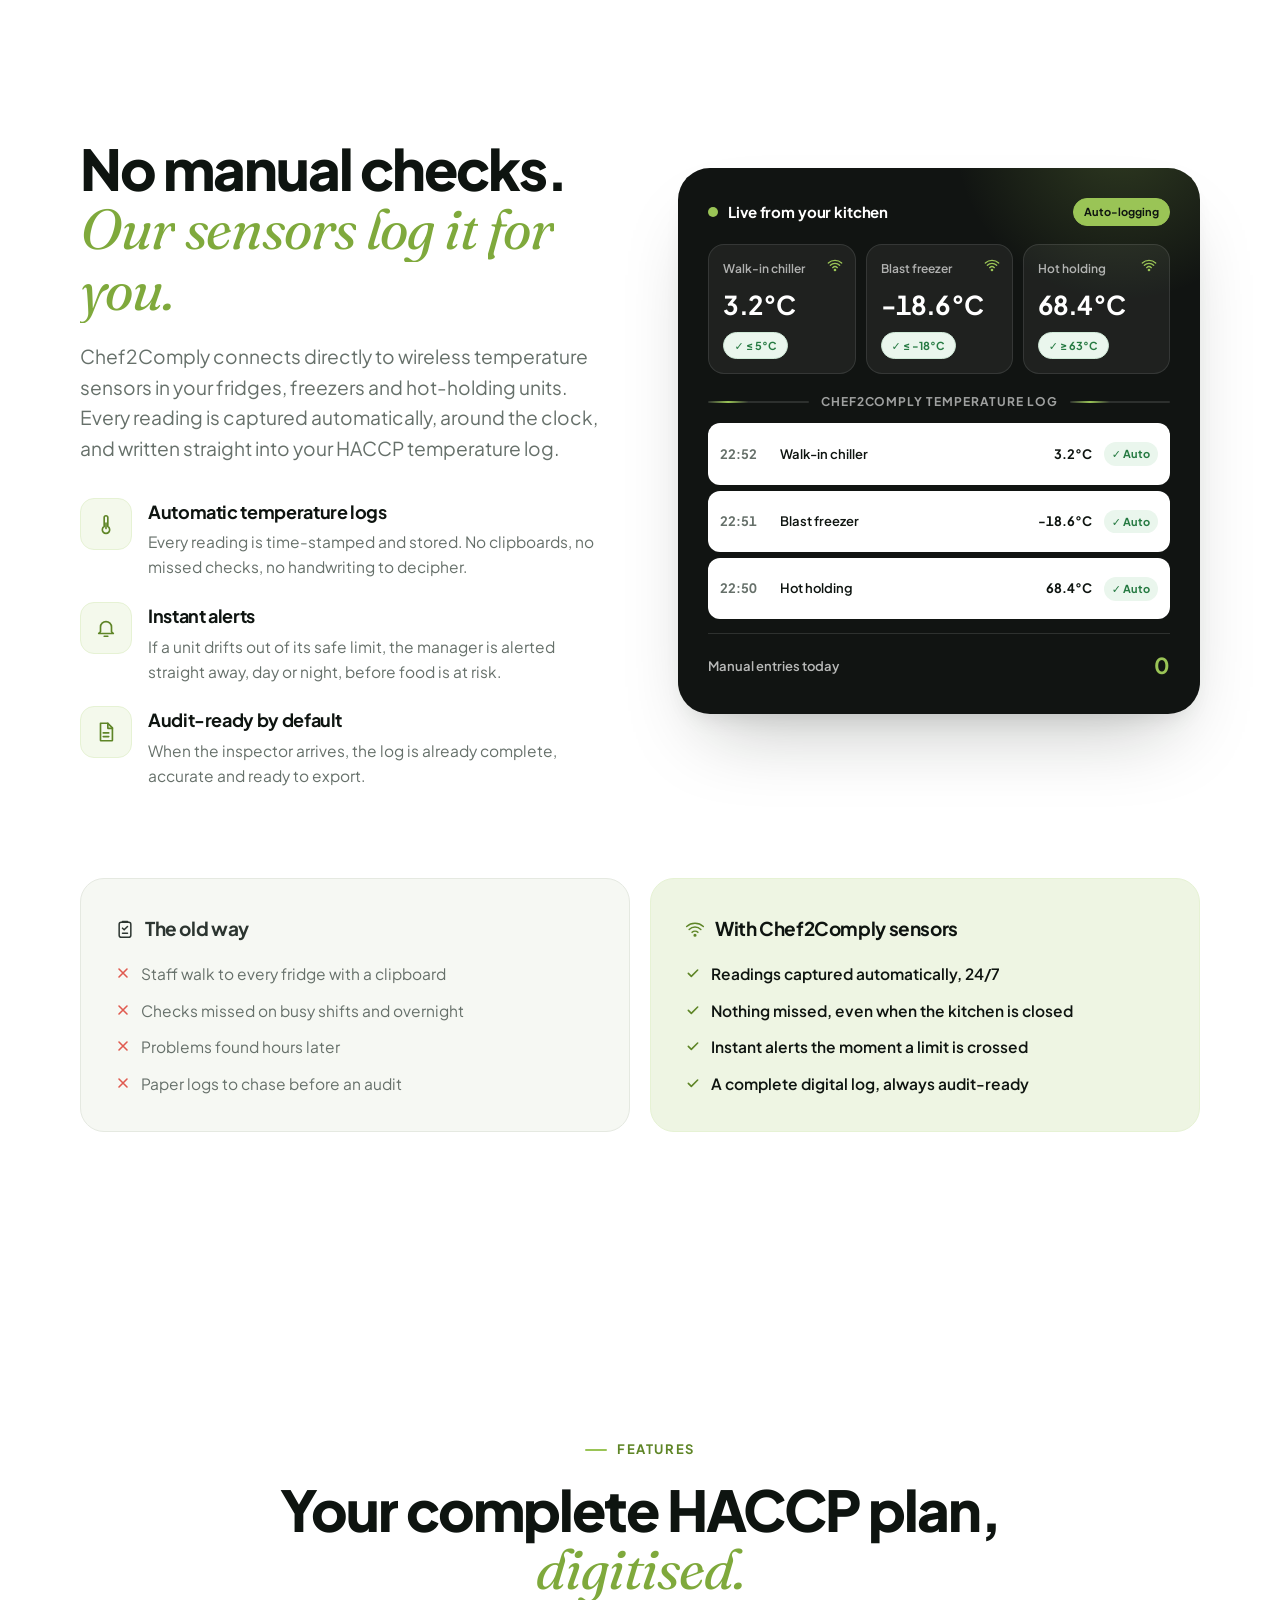
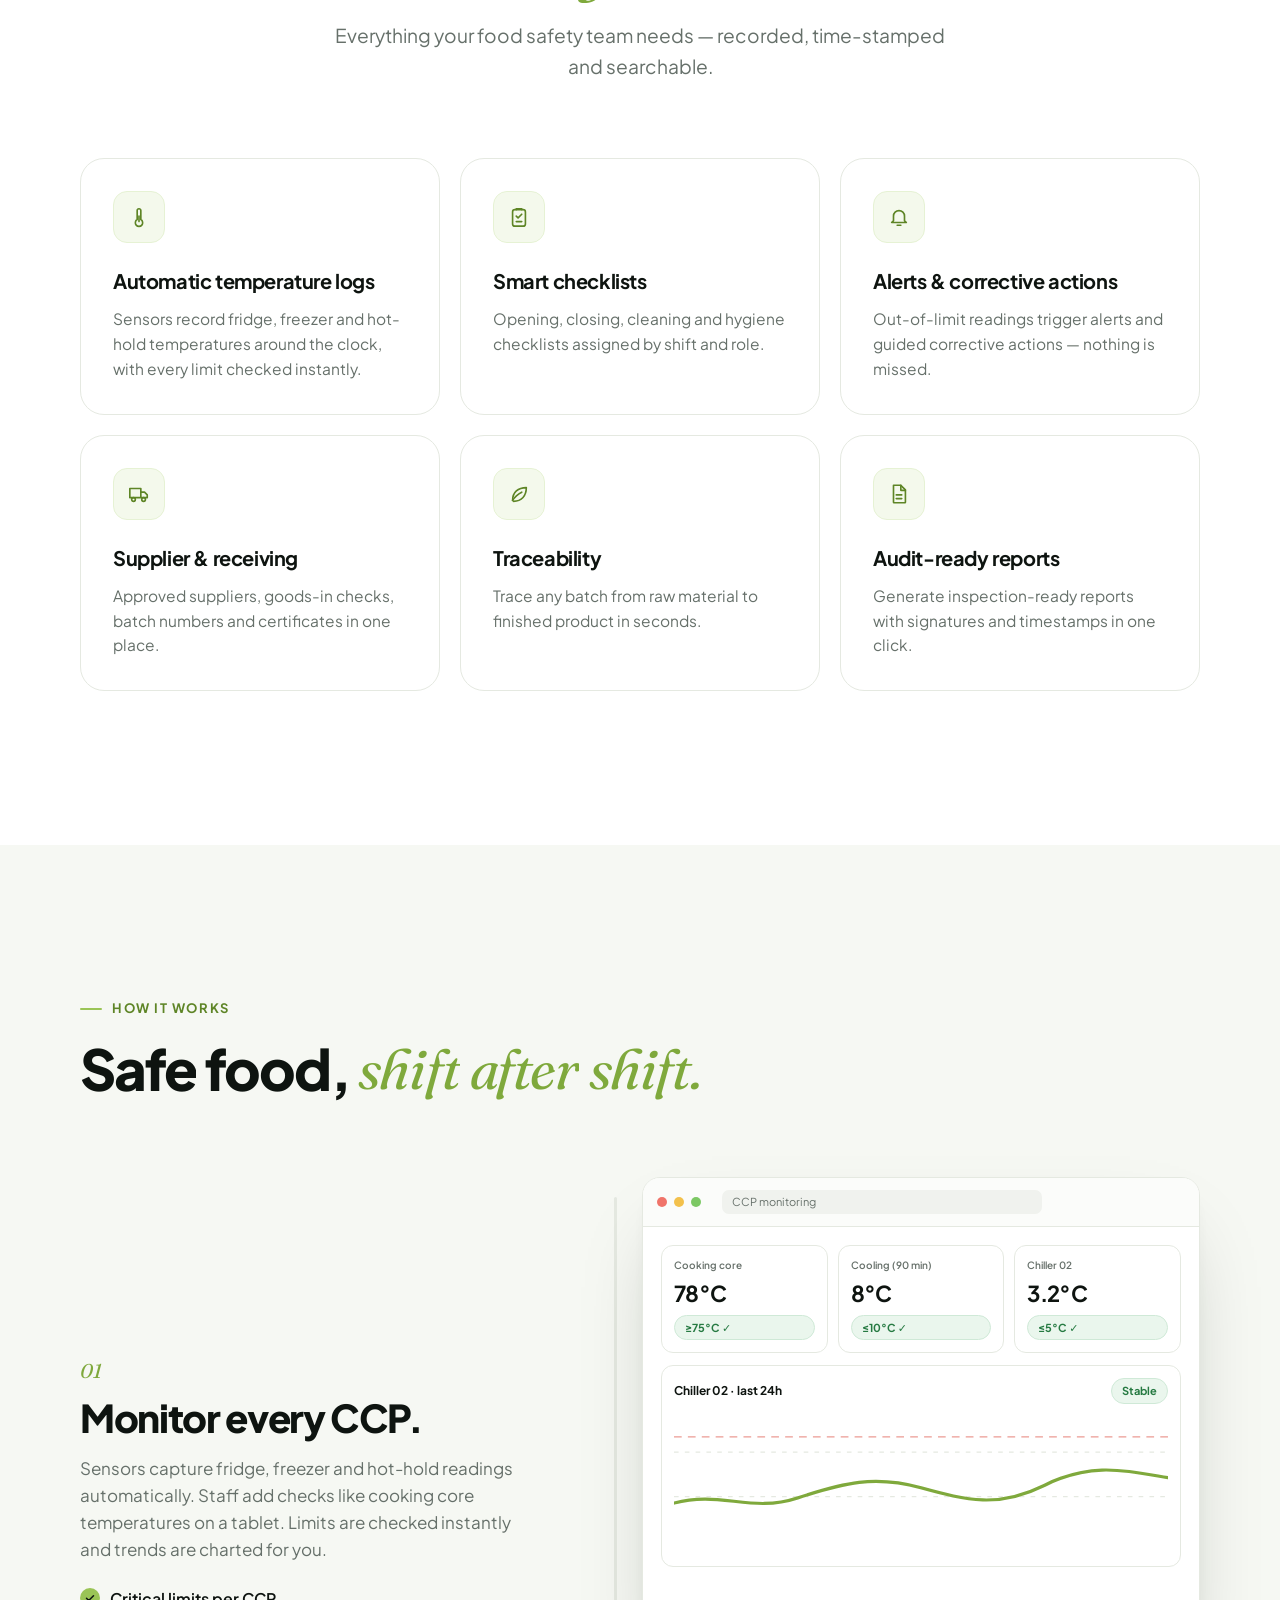
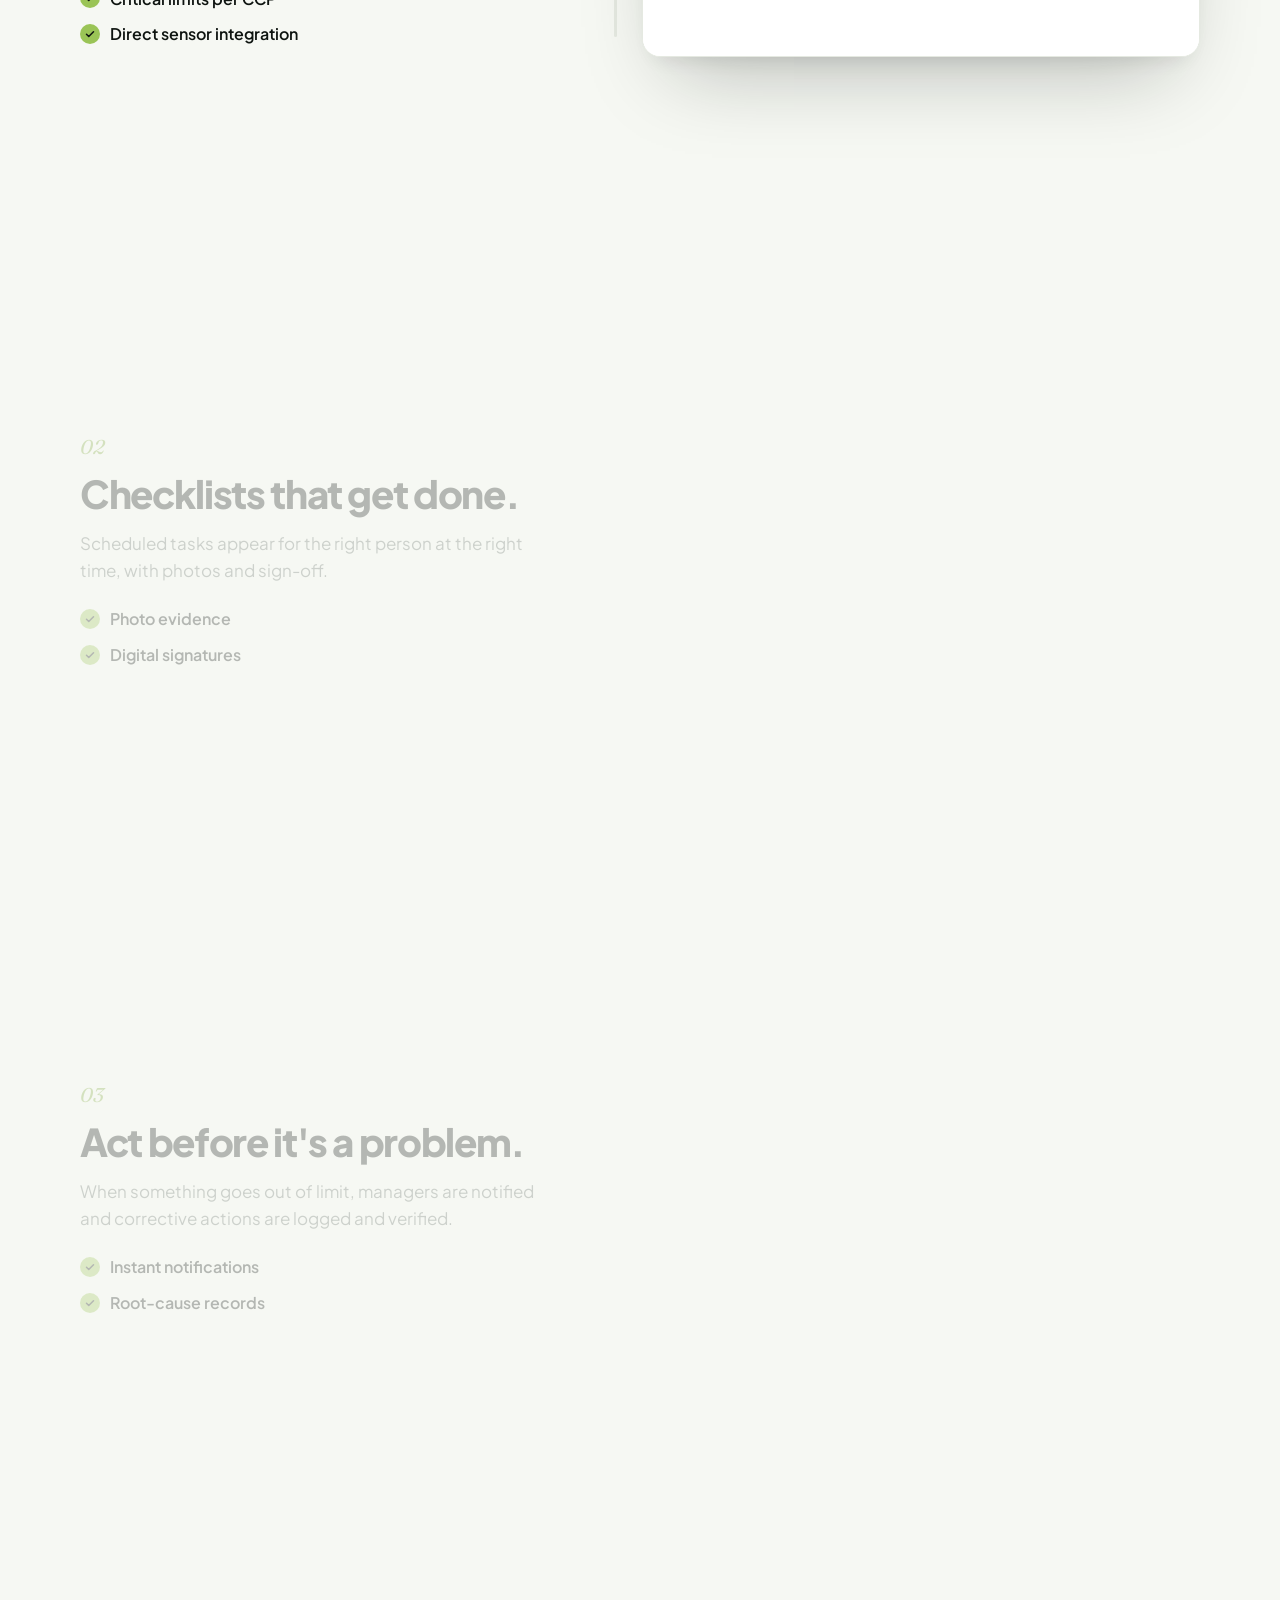
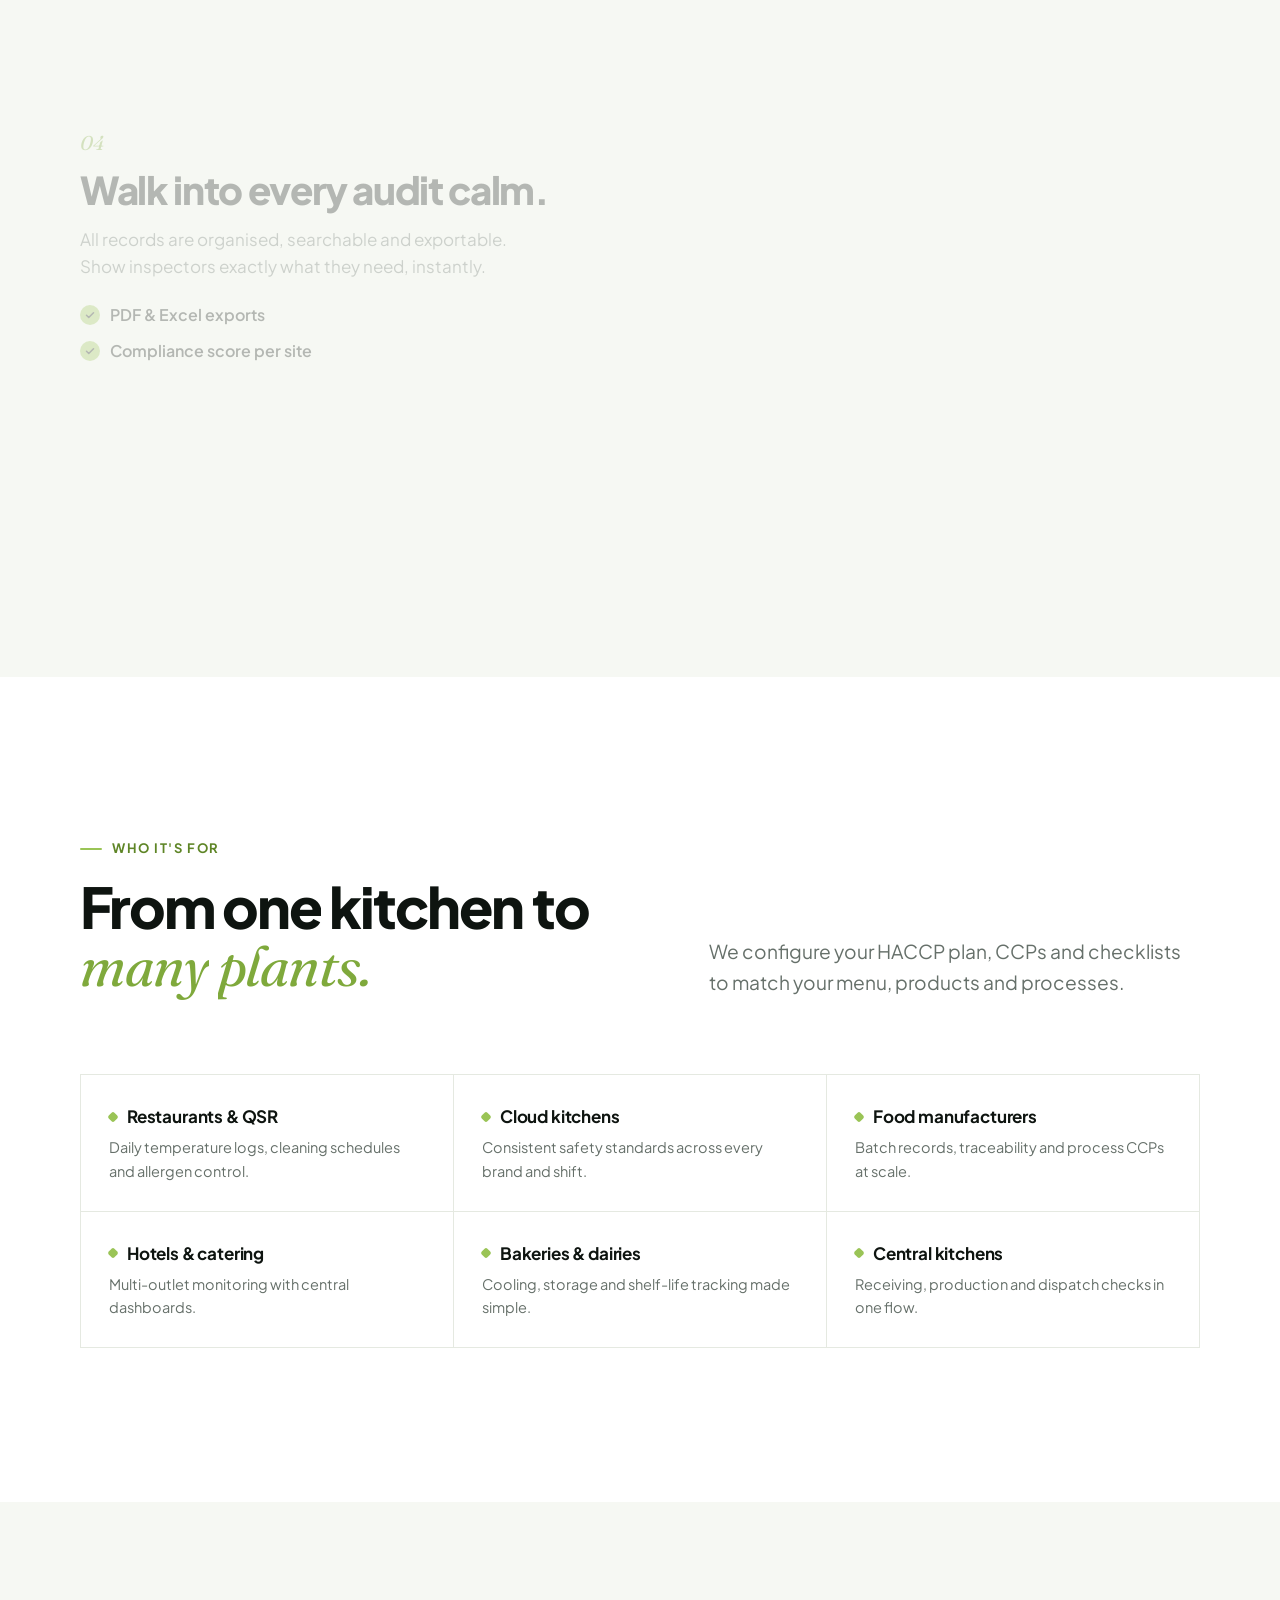
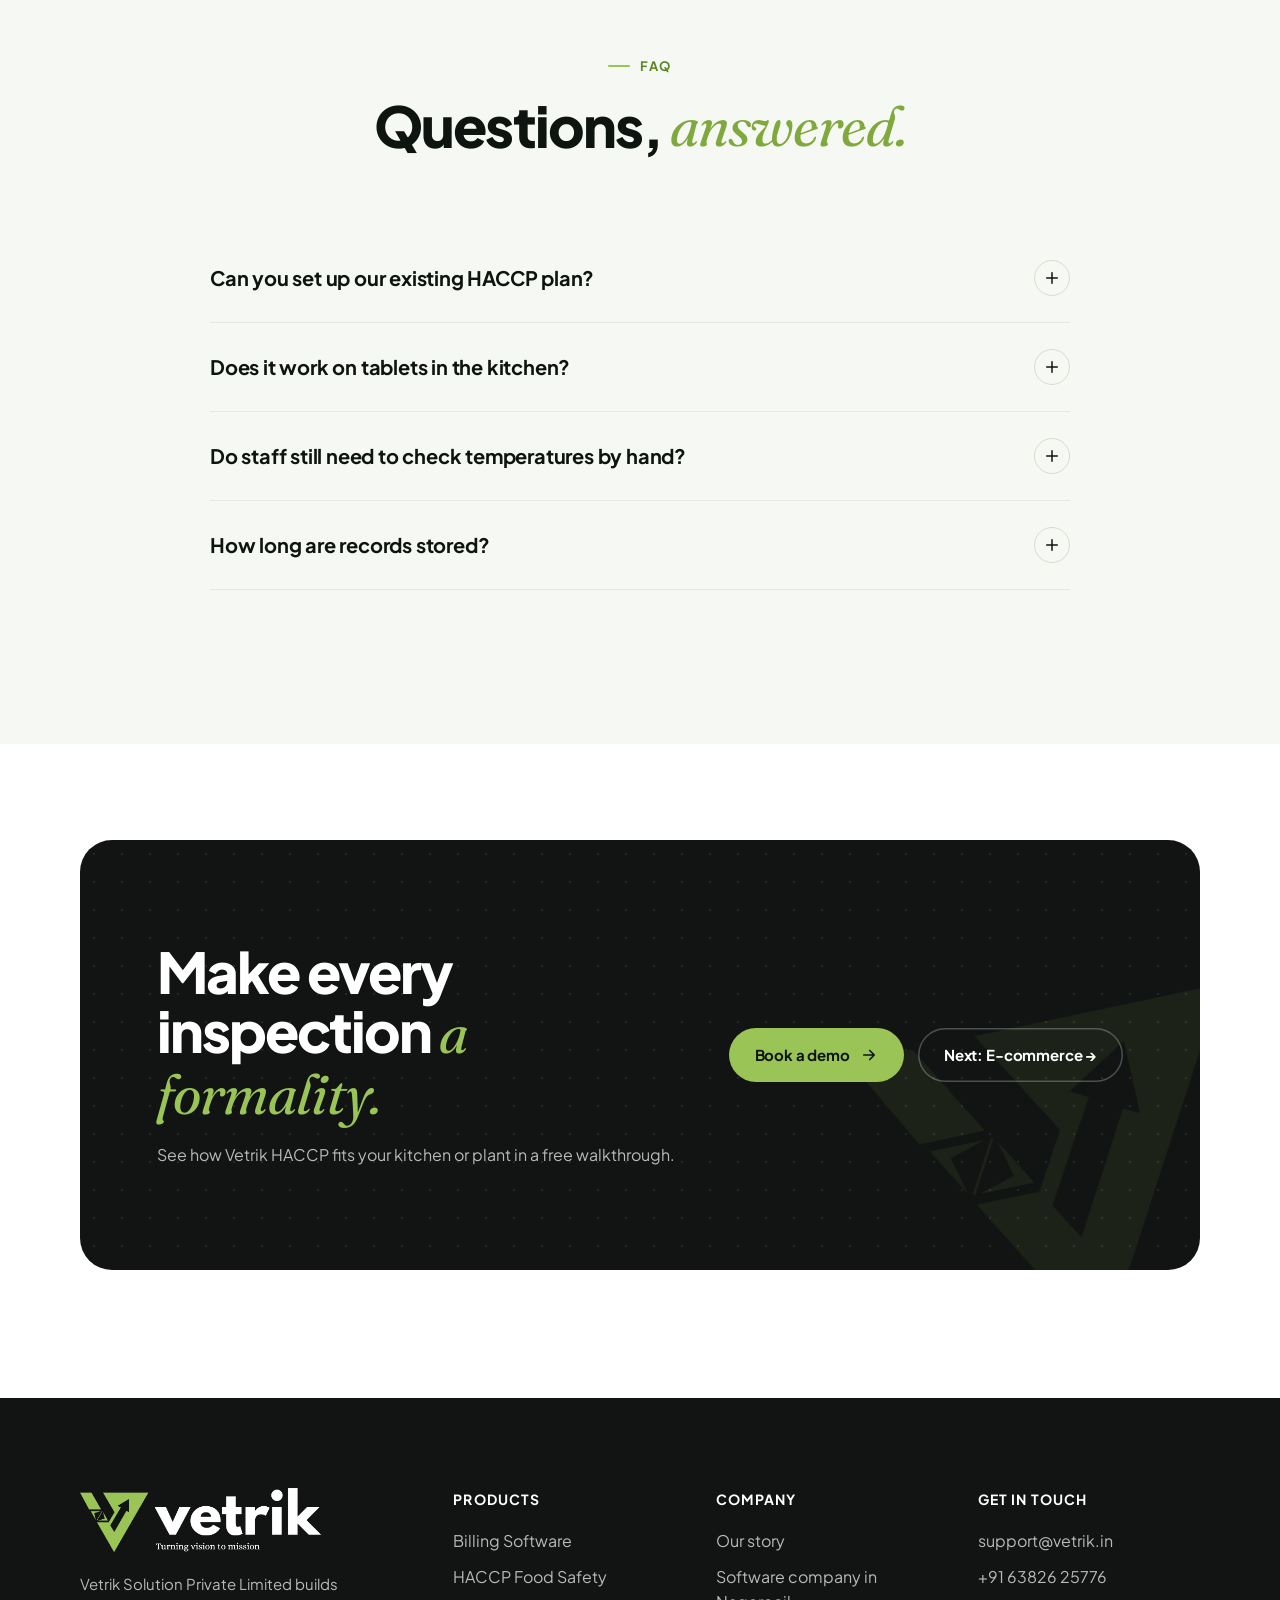
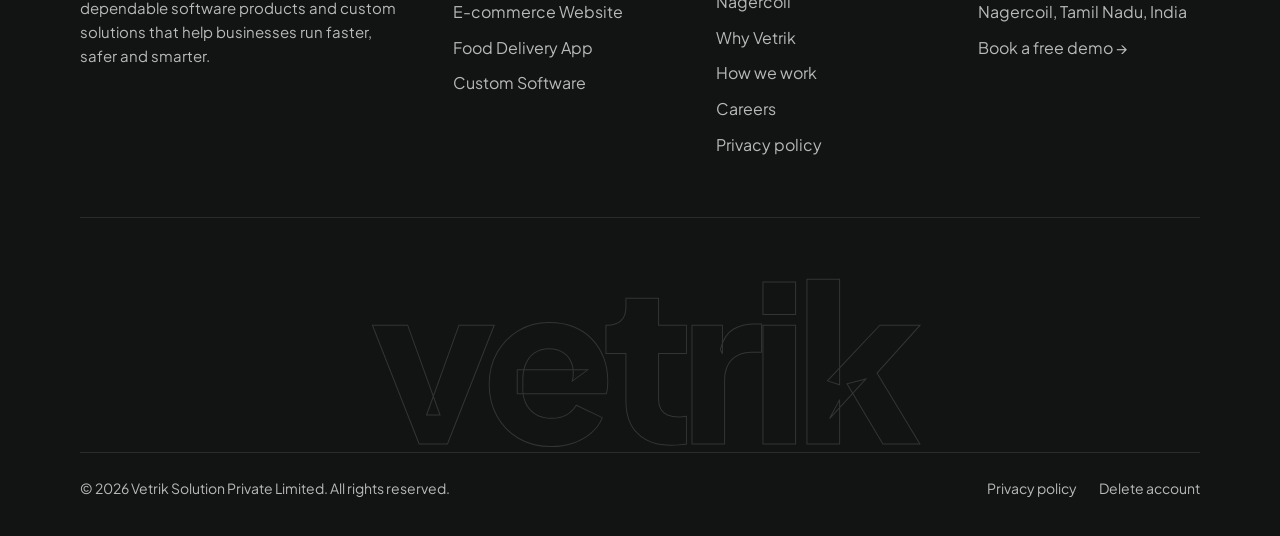
<file: haccp-software.html>
<!doctype html>
<html lang="en-IN">
<head>
<meta charset="utf-8">
<meta name="viewport" content="width=device-width, initial-scale=1">
<!-- seo -->
<title>Chef2Comply | HACCP Software with Sensor Temperature Logs</title>
<meta name="description" content="Chef2Comply is HACCP food safety software for restaurant kitchens: wireless sensors log temperatures automatically, plus checklists, corrective actions and audit-ready reports.">
<link rel="canonical" href="https://www.vetrik.in/haccp-software.html">
<meta name="robots" content="index, follow, max-image-preview:large">
<meta name="geo.region" content="IN-TN">
<meta name="geo.placename" content="Nagercoil">
<meta property="og:type" content="website">
<meta property="og:site_name" content="Vetrik">
<meta property="og:locale" content="en_IN">
<meta property="og:url" content="https://www.vetrik.in/haccp-software.html">
<meta property="og:title" content="Chef2Comply | HACCP Software with Sensor Temperature Logs">
<meta property="og:description" content="Chef2Comply is HACCP food safety software for restaurant kitchens: wireless sensors log temperatures automatically, plus checklists, corrective actions and audit-ready reports.">
<meta property="og:image" content="https://www.vetrik.in/assets/img/og-image.png">
<meta property="og:image:width" content="1200">
<meta property="og:image:height" content="630">
<meta name="twitter:card" content="summary_large_image">
<meta name="twitter:title" content="Chef2Comply | HACCP Software with Sensor Temperature Logs">
<meta name="twitter:description" content="Chef2Comply is HACCP food safety software for restaurant kitchens: wireless sensors log temperatures automatically, plus checklists, corrective actions and audit-ready reports.">
<meta name="twitter:image" content="https://www.vetrik.in/assets/img/og-image.png">
<script type="application/ld+json">
{
 "@context": "https://schema.org",
 "@graph": [
  {
   "@type": "BreadcrumbList",
   "itemListElement": [
    {
     "@type": "ListItem",
     "position": 1,
     "name": "Home",
     "item": "https://www.vetrik.in/"
    },
    {
     "@type": "ListItem",
     "position": 2,
     "name": "Chef2Comply HACCP Software",
     "item": "https://www.vetrik.in/haccp-software.html"
    }
   ]
  },
  {
   "@type": "FAQPage",
   "mainEntity": [
    {
     "@type": "Question",
     "name": "Can you set up our existing HACCP plan?",
     "acceptedAnswer": {
      "@type": "Answer",
      "text": "Yes. We digitise your current HACCP plan, CCPs, critical limits and checklists — or help you build one if you're starting fresh."
     }
    },
    {
     "@type": "Question",
     "name": "Does it work on tablets in the kitchen?",
     "acceptedAnswer": {
      "@type": "Answer",
      "text": "It's designed for tablets and phones with large touch targets, so staff can record checks quickly, even with gloves."
     }
    },
    {
     "@type": "Question",
     "name": "Do staff still need to check temperatures by hand?",
     "acceptedAnswer": {
      "@type": "Answer",
      "text": "No. Chef2Comply integrates directly with wireless temperature sensors, so fridge, freezer and hot-holding readings are logged automatically around the clock, with instant alerts if anything goes out of limit. Staff only record the checks a sensor can't do, such as cooking core temperatures."
     }
    },
    {
     "@type": "Question",
     "name": "How long are records stored?",
     "acceptedAnswer": {
      "@type": "Answer",
      "text": "Records are stored securely in the cloud for as long as you need, with backups and export options for inspections."
     }
    }
   ]
  }
 ]
}
</script>
<!-- /seo -->
<meta name="theme-color" content="#ffffff">
<link rel="icon" type="image/png" href="assets/img/favicon.png">
<link rel="preconnect" href="https://fonts.googleapis.com">
<link rel="preconnect" href="https://fonts.gstatic.com" crossorigin>
<link href="https://fonts.googleapis.com/css2?family=Fraunces:ital,opsz,wght@0,9..144,400;1,9..144,400&family=Plus+Jakarta+Sans:wght@400;500;600;700;800&display=swap" rel="stylesheet">
<link rel="stylesheet" href="assets/css/style.css">
</head>
<body>

<div class="progress" aria-hidden="true"></div>
<header class="header">
  <div class="container header__inner">
    <a class="brand" href="index.html" aria-label="Vetrik — home"><img src="assets/img/logo-nav-dark.png" alt="Vetrik" width="451" height="120"></a>
    <nav class="nav" aria-label="Primary">
      <a class="nav__link" href="index.html">Home</a>
      <div class="nav__item">
        <button class="nav__trigger" aria-haspopup="true">Products <svg width="16" height="16" viewBox="0 0 24 24" fill="none" stroke="currentColor" stroke-width="2" stroke-linecap="round" stroke-linejoin="round" aria-hidden="true"><path d="M6 9l6 6 6-6"/></svg></button>
        <div class="mega"><a class="mega__link" href="billing-software.html"><span class="mega__icon"><svg width="22" height="22" viewBox="0 0 24 24" fill="none" stroke="currentColor" stroke-width="1.8" stroke-linecap="round" stroke-linejoin="round" aria-hidden="true"><path d="M5 3h14v18l-3-2-2 2-2-2-2 2-2-2-3 2z"/><path d="M9 8h6M9 12h6M9 16h3"/></svg></span><span><span class="mega__title">Billing Software</span><span class="mega__desc" style="display:block">GST-ready POS & invoicing for retail and restaurants</span></span></a><a class="mega__link" href="haccp-software.html"><span class="mega__icon"><svg width="22" height="22" viewBox="0 0 24 24" fill="none" stroke="currentColor" stroke-width="1.8" stroke-linecap="round" stroke-linejoin="round" aria-hidden="true"><path d="M12 3l8 3v6c0 5-3.5 8-8 9-4.5-1-8-4-8-9V6z"/><path d="M8.5 12l2.5 2.5 4.5-5"/></svg></span><span><span class="mega__title">HACCP Food Safety</span><span class="mega__desc" style="display:block">Digital CCP logs, checklists & audit-ready reports</span></span></a><a class="mega__link" href="ecommerce-website.html"><span class="mega__icon"><svg width="22" height="22" viewBox="0 0 24 24" fill="none" stroke="currentColor" stroke-width="1.8" stroke-linecap="round" stroke-linejoin="round" aria-hidden="true"><circle cx="9" cy="20" r="1.5"/><circle cx="18" cy="20" r="1.5"/><path d="M2 3h3l2.5 12h11l2-8H6.2"/></svg></span><span><span class="mega__title">E-commerce Website</span><span class="mega__desc" style="display:block">Your own branded online store, app-ready</span></span></a><a class="mega__link" href="food-delivery-app.html"><span class="mega__icon"><svg width="22" height="22" viewBox="0 0 24 24" fill="none" stroke="currentColor" stroke-width="1.8" stroke-linecap="round" stroke-linejoin="round" aria-hidden="true"><path d="M2 6h12v10H2zM14 10h4l3 3v3h-7"/><circle cx="6" cy="18" r="2"/><circle cx="17" cy="18" r="2"/></svg></span><span><span class="mega__title">Food Delivery App</span><span class="mega__desc" style="display:block">Customer app, rider app & admin portal</span></span></a><a class="mega__link" href="custom-software.html"><span class="mega__icon"><svg width="22" height="22" viewBox="0 0 24 24" fill="none" stroke="currentColor" stroke-width="1.8" stroke-linecap="round" stroke-linejoin="round" aria-hidden="true"><path d="M8 7l-5 5 5 5M16 7l5 5-5 5M14 4l-4 16"/></svg></span><span><span class="mega__title">Custom Software</span><span class="mega__desc" style="display:block">Tailor-made web, mobile & business systems</span></span></a></div>
      </div>
      <a class="nav__link" href="custom-software.html">Custom Software</a>
      <a class="nav__link" href="about.html">About us</a>
      <a class="nav__link" href="contact.html">Contact</a>
    </nav>
    <div class="header__cta">
      <a class="btn btn--sm" href="contact.html" data-magnetic>Book a demo <span class="arrow"><svg width="16" height="16" viewBox="0 0 24 24" fill="none" stroke="currentColor" stroke-width="2.2" stroke-linecap="round" stroke-linejoin="round" aria-hidden="true"><path d="M5 12h14M13 6l6 6-6 6"/></svg></span></a>
      <button class="burger" aria-label="Open menu" aria-expanded="false"><span></span><span></span></button>
    </div>
  </div>
</header>
<nav class="mobile-menu" aria-label="Mobile">
  <a href="index.html">Home<small>Back to the start</small></a>
  <a href="about.html">About us<small>Our journey so far</small></a>
  <a href="billing-software.html">Billing Software<small>GST-ready POS & invoicing for retail and restaurants</small></a><a href="haccp-software.html">HACCP Food Safety<small>Digital CCP logs, checklists & audit-ready reports</small></a><a href="ecommerce-website.html">E-commerce Website<small>Your own branded online store, app-ready</small></a><a href="food-delivery-app.html">Food Delivery App<small>Customer app, rider app & admin portal</small></a><a href="custom-software.html">Custom Software<small>Tailor-made web, mobile & business systems</small></a>
  <a href="contact.html">Contact<small>Talk to our team</small></a>
</nav>
<main>

<section class="p-hero">
  <div class="dots"></div>
  <div class="orb" data-orb style="width:480px;height:480px;left:calc(50% - 240px);top:80px"></div>
  <div class="container p-hero__grid">
    <div class="breadcrumb" data-reveal="down"><a href="index.html">Home</a> / <a href="index.html#products">Products</a> / <span style="color:var(--ink)">HACCP Software</span></div>
    <span class="eyebrow eyebrow--pill" data-reveal="down" style="--delay:100ms"><svg width="16" height="16" viewBox="0 0 24 24" fill="none" stroke="currentColor" stroke-width="1.8" stroke-linecap="round" stroke-linejoin="round" aria-hidden="true"><path d="M12 3l8 3v6c0 5-3.5 8-8 9-4.5-1-8-4-8-9V6z"/><path d="M8.5 12l2.5 2.5 4.5-5"/></svg> Chef2Comply · HACCP food safety</span>
    <h1 class="h1 p-hero__title" data-split>Food safety, without the <span class="serif">paperwork.</span></h1>
    <p class="lead" data-reveal="up" style="--delay:400ms">Wireless sensors log your temperatures automatically, while smart checklists and instant audit reports keep every kitchen, shift and site safe and compliant.</p>
    <div class="btn-row" data-reveal="up" style="--delay:550ms">
      <a class="btn btn--brand" href="contact.html?product=HACCP" data-magnetic>Get a free demo <span class="arrow"><svg width="18" height="18" viewBox="0 0 24 24" fill="none" stroke="currentColor" stroke-width="2.2" stroke-linecap="round" stroke-linejoin="round" aria-hidden="true"><path d="M5 12h14M13 6l6 6-6 6"/></svg></span></a>
      <a class="btn btn--ghost" href="#features" data-magnetic>See features</a>
    </div>
    <ul class="p-hero__points" data-reveal="up" style="--delay:700ms">
      <li><span class="check"><svg width="12" height="12" viewBox="0 0 24 24" fill="none" stroke="currentColor" stroke-width="3.0" stroke-linecap="round" stroke-linejoin="round" aria-hidden="true"><path d="M5 12.5l4.5 4.5L19 7.5"/></svg></span>Live sensor logging</li>
      <li><span class="check"><svg width="12" height="12" viewBox="0 0 24 24" fill="none" stroke="currentColor" stroke-width="3.0" stroke-linecap="round" stroke-linejoin="round" aria-hidden="true"><path d="M5 12.5l4.5 4.5L19 7.5"/></svg></span>FSSAI &amp; HACCP aligned</li>
      <li><span class="check"><svg width="12" height="12" viewBox="0 0 24 24" fill="none" stroke="currentColor" stroke-width="3.0" stroke-linecap="round" stroke-linejoin="round" aria-hidden="true"><path d="M5 12.5l4.5 4.5L19 7.5"/></svg></span>Tablet &amp; mobile ready</li>
    </ul>
  </div>
  <div class="container p-hero__visual">
    <div class="p-hero__stage" data-tilt-scroll>
      <div data-reveal="scale" style="--delay:450ms"><div class="window shot"><div class="window__bar"><i></i><i></i><i></i><div class="window__url">Chef2Comply · HACCP dashboard</div></div><img src="assets/img/screens/haccp-dashboard.webp" alt="HACCP food safety software dashboard with daily logs for deliveries, fridges, cooking, hot hold, thawing and cleaning" width="1466" height="904" loading="lazy" decoding="async"></div></div>
      <div class="hero__float hero__float--b" data-parallax="0.18">
        <div class="float-card float-card--dark"><div class="float-card__row"><span class="float-card__icon" style="background:var(--warn);color:var(--ink)"><svg width="22" height="22" viewBox="0 0 24 24" fill="none" stroke="currentColor" stroke-width="1.8" stroke-linecap="round" stroke-linejoin="round" aria-hidden="true"><path d="M6 16V11a6 6 0 0 1 12 0v5l2 2H4z"/><path d="M10 21h4"/></svg></span><div><small style="color:rgba(255,255,255,.6)">Alert · Hot holding</small><strong>61°C — below 63°C</strong></div></div></div>
      </div>
      <div class="hero__float hero__float--a" data-parallax="0.1" style="top:auto;bottom:12%">
        <div class="float-card"><div class="float-card__row"><span class="float-card__icon"><svg width="22" height="22" viewBox="0 0 24 24" fill="none" stroke="currentColor" stroke-width="1.8" stroke-linecap="round" stroke-linejoin="round" aria-hidden="true"><rect x="5" y="4" width="14" height="18" rx="2.5"/><path d="M9 4V3h6v1M9 11l2 2 4-4M9 17h6"/></svg></span><div><small>Audit score</small><strong>96% · Ready</strong></div></div></div>
      </div>
    </div>
  </div>
</section>

<!-- ================= SENSORS: no manual checks ================= -->
<section class="section sensors" id="sensors">
  <div class="container split">
    <div>
      <span class="eyebrow" data-reveal="up">Live sensor monitoring</span>
      <h2 class="h2" style="margin-top:18px" data-split>No manual checks. <span class="serif accent">Our sensors log it for you.</span></h2>
      <p class="lead" data-reveal="up" style="margin-top:20px">Chef2Comply connects directly to wireless temperature sensors in your fridges, freezers and hot-holding units. Every reading is captured automatically, around the clock, and written straight into your HACCP temperature log.</p>
      <ul class="sensor-points" data-stagger="110">
        <li data-reveal="up"><span class="icon-box"><svg width="22" height="22" viewBox="0 0 24 24" fill="none" stroke="currentColor" stroke-width="1.8" stroke-linecap="round" stroke-linejoin="round" aria-hidden="true"><path d="M14 14.8V5a2 2 0 0 0-4 0v9.8a4 4 0 1 0 4 0z"/><path d="M12 11v6"/></svg></span><div><b>Automatic temperature logs</b><p>Every reading is time-stamped and stored. No clipboards, no missed checks, no handwriting to decipher.</p></div></li>
        <li data-reveal="up"><span class="icon-box"><svg width="22" height="22" viewBox="0 0 24 24" fill="none" stroke="currentColor" stroke-width="1.8" stroke-linecap="round" stroke-linejoin="round" aria-hidden="true"><path d="M6 16V11a6 6 0 0 1 12 0v5l2 2H4z"/><path d="M10 21h4"/></svg></span><div><b>Instant alerts</b><p>If a unit drifts out of its safe limit, the manager is alerted straight away, day or night, before food is at risk.</p></div></li>
        <li data-reveal="up"><span class="icon-box"><svg width="22" height="22" viewBox="0 0 24 24" fill="none" stroke="currentColor" stroke-width="1.8" stroke-linecap="round" stroke-linejoin="round" aria-hidden="true"><path d="M6 2.5h8l5 5V21a.5.5 0 0 1-.5.5h-12A.5.5 0 0 1 6 21z"/><path d="M14 2.5V8h5M9 13h6M9 17h6"/></svg></span><div><b>Audit-ready by default</b><p>When the inspector arrives, the log is already complete, accurate and ready to export.</p></div></li>
      </ul>
    </div>

    <div class="live" data-reveal="scale" data-live-log>
      <div class="live__head">
        <span class="live__dot"></span><b>Live from your kitchen</b>
        <span class="chip chip--brand">Auto-logging</span>
      </div>
      <div class="live__sensors">
            <div class="sensor" data-sensor data-min="2.6" data-max="4.2" data-name="Walk-in chiller">
              <span class="sensor__wave"><svg width="16" height="16" viewBox="0 0 24 24" fill="none" stroke="currentColor" stroke-width="2" stroke-linecap="round" stroke-linejoin="round" aria-hidden="true"><path d="M2 9a15 15 0 0 1 20 0M5 12.5a10 10 0 0 1 14 0M8.5 16a5 5 0 0 1 7 0"/><circle cx="12" cy="19.5" r="1"/></svg></span>
              <small>Walk-in chiller</small>
              <strong><span data-value>3.2</span>°C</strong>
              <span class="chip chip--ok">✓ ≤ 5°C</span>
            </div>
            <div class="sensor" data-sensor data-min="-19.4" data-max="-18.2" data-name="Blast freezer">
              <span class="sensor__wave"><svg width="16" height="16" viewBox="0 0 24 24" fill="none" stroke="currentColor" stroke-width="2" stroke-linecap="round" stroke-linejoin="round" aria-hidden="true"><path d="M2 9a15 15 0 0 1 20 0M5 12.5a10 10 0 0 1 14 0M8.5 16a5 5 0 0 1 7 0"/><circle cx="12" cy="19.5" r="1"/></svg></span>
              <small>Blast freezer</small>
              <strong><span data-value>-18.6</span>°C</strong>
              <span class="chip chip--ok">✓ ≤ -18°C</span>
            </div>
            <div class="sensor" data-sensor data-min="65.5" data-max="71.0" data-name="Hot holding">
              <span class="sensor__wave"><svg width="16" height="16" viewBox="0 0 24 24" fill="none" stroke="currentColor" stroke-width="2" stroke-linecap="round" stroke-linejoin="round" aria-hidden="true"><path d="M2 9a15 15 0 0 1 20 0M5 12.5a10 10 0 0 1 14 0M8.5 16a5 5 0 0 1 7 0"/><circle cx="12" cy="19.5" r="1"/></svg></span>
              <small>Hot holding</small>
              <strong><span data-value>68.4</span>°C</strong>
              <span class="chip chip--ok">✓ ≥ 63°C</span>
            </div>
      </div>
      <div class="live__flow" aria-hidden="true"><span></span><em>Chef2Comply temperature log</em><span></span></div>
      <ol class="live__log" data-log aria-live="off">
        <li><time>10:42</time><span>Walk-in chiller</span><b>3.2°C</b><i>✓ Auto</i></li>
        <li><time>10:42</time><span>Blast freezer</span><b>-18.6°C</b><i>✓ Auto</i></li>
        <li><time>10:42</time><span>Hot holding</span><b>68.4°C</b><i>✓ Auto</i></li>
      </ol>
      <div class="live__foot"><span>Manual entries today</span><b>0</b></div>
    </div>
  </div>

  <div class="container">
    <div class="compare" data-reveal="up">
      <div class="compare__col compare__col--old">
        <h3><svg width="20" height="20" viewBox="0 0 24 24" fill="none" stroke="currentColor" stroke-width="1.8" stroke-linecap="round" stroke-linejoin="round" aria-hidden="true"><rect x="5" y="4" width="14" height="18" rx="2.5"/><path d="M9 4V3h6v1M9 11l2 2 4-4M9 17h6"/></svg> The old way</h3>
        <ul>
          <li><svg width="16" height="16" viewBox="0 0 24 24" fill="none" stroke="currentColor" stroke-width="2.4" stroke-linecap="round" stroke-linejoin="round" aria-hidden="true"><path d="M6 6l12 12M18 6L6 18"/></svg> Staff walk to every fridge with a clipboard</li>
          <li><svg width="16" height="16" viewBox="0 0 24 24" fill="none" stroke="currentColor" stroke-width="2.4" stroke-linecap="round" stroke-linejoin="round" aria-hidden="true"><path d="M6 6l12 12M18 6L6 18"/></svg> Checks missed on busy shifts and overnight</li>
          <li><svg width="16" height="16" viewBox="0 0 24 24" fill="none" stroke="currentColor" stroke-width="2.4" stroke-linecap="round" stroke-linejoin="round" aria-hidden="true"><path d="M6 6l12 12M18 6L6 18"/></svg> Problems found hours later</li>
          <li><svg width="16" height="16" viewBox="0 0 24 24" fill="none" stroke="currentColor" stroke-width="2.4" stroke-linecap="round" stroke-linejoin="round" aria-hidden="true"><path d="M6 6l12 12M18 6L6 18"/></svg> Paper logs to chase before an audit</li>
        </ul>
      </div>
      <div class="compare__col compare__col--new">
        <h3><svg width="20" height="20" viewBox="0 0 24 24" fill="none" stroke="currentColor" stroke-width="1.8" stroke-linecap="round" stroke-linejoin="round" aria-hidden="true"><path d="M2 9a15 15 0 0 1 20 0M5 12.5a10 10 0 0 1 14 0M8.5 16a5 5 0 0 1 7 0"/><circle cx="12" cy="19.5" r="1"/></svg> With Chef2Comply sensors</h3>
        <ul>
          <li><svg width="16" height="16" viewBox="0 0 24 24" fill="none" stroke="currentColor" stroke-width="2.4" stroke-linecap="round" stroke-linejoin="round" aria-hidden="true"><path d="M5 12.5l4.5 4.5L19 7.5"/></svg> Readings captured automatically, 24/7</li>
          <li><svg width="16" height="16" viewBox="0 0 24 24" fill="none" stroke="currentColor" stroke-width="2.4" stroke-linecap="round" stroke-linejoin="round" aria-hidden="true"><path d="M5 12.5l4.5 4.5L19 7.5"/></svg> Nothing missed, even when the kitchen is closed</li>
          <li><svg width="16" height="16" viewBox="0 0 24 24" fill="none" stroke="currentColor" stroke-width="2.4" stroke-linecap="round" stroke-linejoin="round" aria-hidden="true"><path d="M5 12.5l4.5 4.5L19 7.5"/></svg> Instant alerts the moment a limit is crossed</li>
          <li><svg width="16" height="16" viewBox="0 0 24 24" fill="none" stroke="currentColor" stroke-width="2.4" stroke-linecap="round" stroke-linejoin="round" aria-hidden="true"><path d="M5 12.5l4.5 4.5L19 7.5"/></svg> A complete digital log, always audit-ready</li>
        </ul>
      </div>
    </div>
  </div>
</section>

<section class="section" id="features">
  <div class="container">
    <div class="section-head section-head--center">
      <span class="eyebrow" data-reveal="up">Features</span>
      <h2 class="h2" data-split>Your complete HACCP plan, <span class="serif accent">digitised.</span></h2>
      <p class="lead" data-reveal="up">Everything your food safety team needs — recorded, time-stamped and searchable.</p>
    </div>
    <div class="grid-3" data-stagger="90">
      <div class="card" data-reveal="up"><div class="icon-box"><svg width="22" height="22" viewBox="0 0 24 24" fill="none" stroke="currentColor" stroke-width="1.8" stroke-linecap="round" stroke-linejoin="round" aria-hidden="true"><path d="M14 14.8V5a2 2 0 0 0-4 0v9.8a4 4 0 1 0 4 0z"/><path d="M12 11v6"/></svg></div><h3>Automatic temperature logs</h3><p>Sensors record fridge, freezer and hot-hold temperatures around the clock, with every limit checked instantly.</p></div>
      <div class="card" data-reveal="up"><div class="icon-box"><svg width="22" height="22" viewBox="0 0 24 24" fill="none" stroke="currentColor" stroke-width="1.8" stroke-linecap="round" stroke-linejoin="round" aria-hidden="true"><rect x="5" y="4" width="14" height="18" rx="2.5"/><path d="M9 4V3h6v1M9 11l2 2 4-4M9 17h6"/></svg></div><h3>Smart checklists</h3><p>Opening, closing, cleaning and hygiene checklists assigned by shift and role.</p></div>
      <div class="card" data-reveal="up"><div class="icon-box"><svg width="22" height="22" viewBox="0 0 24 24" fill="none" stroke="currentColor" stroke-width="1.8" stroke-linecap="round" stroke-linejoin="round" aria-hidden="true"><path d="M6 16V11a6 6 0 0 1 12 0v5l2 2H4z"/><path d="M10 21h4"/></svg></div><h3>Alerts &amp; corrective actions</h3><p>Out-of-limit readings trigger alerts and guided corrective actions — nothing is missed.</p></div>
      <div class="card" data-reveal="up"><div class="icon-box"><svg width="22" height="22" viewBox="0 0 24 24" fill="none" stroke="currentColor" stroke-width="1.8" stroke-linecap="round" stroke-linejoin="round" aria-hidden="true"><path d="M2 6h12v10H2zM14 10h4l3 3v3h-7"/><circle cx="6" cy="18" r="2"/><circle cx="17" cy="18" r="2"/></svg></div><h3>Supplier &amp; receiving</h3><p>Approved suppliers, goods-in checks, batch numbers and certificates in one place.</p></div>
      <div class="card" data-reveal="up"><div class="icon-box"><svg width="22" height="22" viewBox="0 0 24 24" fill="none" stroke="currentColor" stroke-width="1.8" stroke-linecap="round" stroke-linejoin="round" aria-hidden="true"><path d="M5 19c0-9 6-14 15-14 0 9-5 15-14 15"/><path d="M5 19c3-5 6-7 10-9"/></svg></div><h3>Traceability</h3><p>Trace any batch from raw material to finished product in seconds.</p></div>
      <div class="card" data-reveal="up"><div class="icon-box"><svg width="22" height="22" viewBox="0 0 24 24" fill="none" stroke="currentColor" stroke-width="1.8" stroke-linecap="round" stroke-linejoin="round" aria-hidden="true"><path d="M6 2.5h8l5 5V21a.5.5 0 0 1-.5.5h-12A.5.5 0 0 1 6 21z"/><path d="M14 2.5V8h5M9 13h6M9 17h6"/></svg></div><h3>Audit-ready reports</h3><p>Generate inspection-ready reports with signatures and timestamps in one click.</p></div>
    </div>
  </div>
</section>

<section class="section section--soft" style="padding-bottom:0">
  <div class="container">
    <div class="section-head">
      <span class="eyebrow" data-reveal="up">How it works</span>
      <h2 class="h2" data-split>Safe food, <span class="serif accent">shift after shift.</span></h2>
    </div>
    <div class="story" data-story>
      <div class="story__steps">
        <div class="story__step">
          <div class="pcard__num">01</div>
          <h3>Monitor every CCP.</h3>
          <p>Sensors capture fridge, freezer and hot-hold readings automatically. Staff add checks like cooking core temperatures on a tablet. Limits are checked instantly and trends are charted for you.</p>
          <ul><li><span class="check"><svg width="12" height="12" viewBox="0 0 24 24" fill="none" stroke="currentColor" stroke-width="3.0" stroke-linecap="round" stroke-linejoin="round" aria-hidden="true"><path d="M5 12.5l4.5 4.5L19 7.5"/></svg></span>Critical limits per CCP</li><li><span class="check"><svg width="12" height="12" viewBox="0 0 24 24" fill="none" stroke="currentColor" stroke-width="3.0" stroke-linecap="round" stroke-linejoin="round" aria-hidden="true"><path d="M5 12.5l4.5 4.5L19 7.5"/></svg></span>Direct sensor integration</li></ul>
        </div>
        <div class="story__step">
          <div class="pcard__num">02</div>
          <h3>Checklists that get done.</h3>
          <p>Scheduled tasks appear for the right person at the right time, with photos and sign-off.</p>
          <ul><li><span class="check"><svg width="12" height="12" viewBox="0 0 24 24" fill="none" stroke="currentColor" stroke-width="3.0" stroke-linecap="round" stroke-linejoin="round" aria-hidden="true"><path d="M5 12.5l4.5 4.5L19 7.5"/></svg></span>Photo evidence</li><li><span class="check"><svg width="12" height="12" viewBox="0 0 24 24" fill="none" stroke="currentColor" stroke-width="3.0" stroke-linecap="round" stroke-linejoin="round" aria-hidden="true"><path d="M5 12.5l4.5 4.5L19 7.5"/></svg></span>Digital signatures</li></ul>
        </div>
        <div class="story__step">
          <div class="pcard__num">03</div>
          <h3>Act before it's a problem.</h3>
          <p>When something goes out of limit, managers are notified and corrective actions are logged and verified.</p>
          <ul><li><span class="check"><svg width="12" height="12" viewBox="0 0 24 24" fill="none" stroke="currentColor" stroke-width="3.0" stroke-linecap="round" stroke-linejoin="round" aria-hidden="true"><path d="M5 12.5l4.5 4.5L19 7.5"/></svg></span>Instant notifications</li><li><span class="check"><svg width="12" height="12" viewBox="0 0 24 24" fill="none" stroke="currentColor" stroke-width="3.0" stroke-linecap="round" stroke-linejoin="round" aria-hidden="true"><path d="M5 12.5l4.5 4.5L19 7.5"/></svg></span>Root-cause records</li></ul>
        </div>
        <div class="story__step">
          <div class="pcard__num">04</div>
          <h3>Walk into every audit calm.</h3>
          <p>All records are organised, searchable and exportable. Show inspectors exactly what they need, instantly.</p>
          <ul><li><span class="check"><svg width="12" height="12" viewBox="0 0 24 24" fill="none" stroke="currentColor" stroke-width="3.0" stroke-linecap="round" stroke-linejoin="round" aria-hidden="true"><path d="M5 12.5l4.5 4.5L19 7.5"/></svg></span>PDF &amp; Excel exports</li><li><span class="check"><svg width="12" height="12" viewBox="0 0 24 24" fill="none" stroke="currentColor" stroke-width="3.0" stroke-linecap="round" stroke-linejoin="round" aria-hidden="true"><path d="M5 12.5l4.5 4.5L19 7.5"/></svg></span>Compliance score per site</li></ul>
        </div>
      </div>
      <div class="story__visual">
        <div class="story__progress"><span></span></div>
        <div class="story__screen">
          <div class="window"><div class="window__bar"><i></i><i></i><i></i><div class="window__url">CCP monitoring</div></div>
            <div class="screen-pad" data-inview>
              <div class="temp-grid">
                <div class="temp"><small>Cooking core</small><strong>78°C</strong><span class="chip chip--ok">≥75°C ✓</span></div>
                <div class="temp"><small>Cooling (90 min)</small><strong>8°C</strong><span class="chip chip--ok">≤10°C ✓</span></div>
                <div class="temp"><small>Chiller 02</small><strong>3.2°C</strong><span class="chip chip--ok">≤5°C ✓</span></div>
              </div>
              <div class="panel"><div class="panel__h">Chiller 02 · last 24h <span class="chip chip--ok">Stable</span></div>
                <svg class="line-chart" viewBox="0 0 320 110" width="100%" height="140" preserveAspectRatio="none" aria-hidden="true"><line x1="0" x2="320" y1="30" y2="30"/><line x1="0" x2="320" y1="65" y2="65"/><line class="limit" x1="0" x2="320" y1="18" y2="18"/><path class="area" d="M0 70 C30 60 50 78 80 66 S130 48 160 58 S210 74 240 56 S290 44 320 50 V110 H0Z"/><path class="stroke" d="M0 70 C30 60 50 78 80 66 S130 48 160 58 S210 74 240 56 S290 44 320 50"/></svg>
              </div>
            </div>
          </div>
        </div>
        <div class="story__screen">
          <div class="window"><div class="window__bar"><i></i><i></i><i></i><div class="window__url">Checklists · Morning shift</div></div>
            <div class="screen-pad">
              <div class="app__top"><div class="app__title">Opening checklist</div><span class="chip chip--brand">4 / 6 done</span></div>
              <div class="progress-row"><div class="track"><span style="--w:66%"></span></div></div>
              <div class="list-check">
                <div class="done"><i class="box"><svg width="12" height="12" viewBox="0 0 24 24" fill="none" stroke="currentColor" stroke-width="3.0" stroke-linecap="round" stroke-linejoin="round" aria-hidden="true"><path d="M5 12.5l4.5 4.5L19 7.5"/></svg></i><span>Hand-wash stations stocked</span></div>
                <div class="done"><i class="box"><svg width="12" height="12" viewBox="0 0 24 24" fill="none" stroke="currentColor" stroke-width="3.0" stroke-linecap="round" stroke-linejoin="round" aria-hidden="true"><path d="M5 12.5l4.5 4.5L19 7.5"/></svg></i><span>Surfaces sanitised</span></div>
                <div class="done"><i class="box"><svg width="12" height="12" viewBox="0 0 24 24" fill="none" stroke="currentColor" stroke-width="3.0" stroke-linecap="round" stroke-linejoin="round" aria-hidden="true"><path d="M5 12.5l4.5 4.5L19 7.5"/></svg></i><span>Fridge &amp; freezer temps logged</span></div>
                <div class="done"><i class="box"><svg width="12" height="12" viewBox="0 0 24 24" fill="none" stroke="currentColor" stroke-width="3.0" stroke-linecap="round" stroke-linejoin="round" aria-hidden="true"><path d="M5 12.5l4.5 4.5L19 7.5"/></svg></i><span>Staff health declaration</span></div>
                <div><i class="box"></i><span>Pest control check</span><span class="chip" style="margin-left:auto">📷 Photo</span></div>
                <div><i class="box"></i><span>Allergen labels verified</span><span class="chip chip--warn" style="margin-left:auto">Due 9:00</span></div>
              </div>
            </div>
          </div>
        </div>
        <div class="story__screen">
          <div class="window"><div class="window__bar"><i></i><i></i><i></i><div class="window__url">Corrective actions</div></div>
            <div class="screen-pad">
              <div class="app__top"><div class="app__title">Open deviations</div><span class="chip chip--bad">1 critical</span></div>
              <div class="panel" style="border-color:#f6cfcb;background:#fffafa">
                <div class="panel__h">Hot holding · 61°C <span class="chip chip--bad">Below 63°C</span></div>
                <small class="muted">Detected 11:04 · Line 2 · Logged by Ravi</small>
                <div class="list-check" style="margin-top:10px">
                  <div class="done"><i class="box"><svg width="12" height="12" viewBox="0 0 24 24" fill="none" stroke="currentColor" stroke-width="3.0" stroke-linecap="round" stroke-linejoin="round" aria-hidden="true"><path d="M5 12.5l4.5 4.5L19 7.5"/></svg></i><span>Reheat to ≥75°C</span></div>
                  <div><i class="box"></i><span>Re-check temp in 15 min</span></div>
                  <div><i class="box"></i><span>Supervisor verification</span></div>
                </div>
              </div>
              <div class="panel rows">
                <div class="row"><span>Issue</span><span>Site</span><span>Owner</span><span>Status</span></div>
                <div class="row"><b>Freezer door seal</b><span>Unit 2</span><span>Maint.</span><span class="chip chip--ok">Closed</span></div>
              </div>
            </div>
          </div>
        </div>
        <div class="story__screen">
          <div class="window"><div class="window__bar"><i></i><i></i><i></i><div class="window__url">Audit report · September</div></div>
            <div class="screen-pad">
              <div class="kpis">
                <div class="kpi"><small>Compliance</small><strong>96%</strong><span class="up">▲ 4%</span></div>
                <div class="kpi"><small>Records</small><strong>4,812</strong></div>
                <div class="kpi"><small>Deviations closed</small><strong>28 / 28</strong></div>
              </div>
              <div class="progress-row"><div class="app__top"><b>Temperature control</b><small class="muted">98%</small></div><div class="track"><span style="--w:98%"></span></div></div>
              <div class="progress-row"><div class="app__top"><b>Cleaning &amp; sanitation</b><small class="muted">95%</small></div><div class="track"><span style="--w:95%"></span></div></div>
              <div class="progress-row"><div class="app__top"><b>Supplier checks</b><small class="muted">92%</small></div><div class="track"><span style="--w:92%"></span></div></div>
              <div class="progress-row"><div class="app__top"><b>Personal hygiene</b><small class="muted">97%</small></div><div class="track"><span style="--w:97%"></span></div></div>
              <div style="display:flex;gap:8px"><span class="chip chip--brand">⬇ Export PDF</span><span class="chip">Excel</span><span class="chip">Share link</span></div>
            </div>
          </div>
        </div>
      </div>
    </div>
  </div>
  <div style="height:12vh"></div>
</section>

<section class="section">
  <div class="container">
    <div class="section-head section-head--split">
      <div><span class="eyebrow" data-reveal="up">Who it's for</span><h2 class="h2" style="margin-top:18px" data-split>From one kitchen to <span class="serif accent">many plants.</span></h2></div>
      <p class="lead" data-reveal="up">We configure your HACCP plan, CCPs and checklists to match your menu, products and processes.</p>
    </div>
    <div class="modules" data-stagger="60">
      <div class="module" data-reveal="up"><h4>Restaurants &amp; QSR</h4><p>Daily temperature logs, cleaning schedules and allergen control.</p></div>
      <div class="module" data-reveal="up"><h4>Cloud kitchens</h4><p>Consistent safety standards across every brand and shift.</p></div>
      <div class="module" data-reveal="up"><h4>Food manufacturers</h4><p>Batch records, traceability and process CCPs at scale.</p></div>
      <div class="module" data-reveal="up"><h4>Hotels &amp; catering</h4><p>Multi-outlet monitoring with central dashboards.</p></div>
      <div class="module" data-reveal="up"><h4>Bakeries &amp; dairies</h4><p>Cooling, storage and shelf-life tracking made simple.</p></div>
      <div class="module" data-reveal="up"><h4>Central kitchens</h4><p>Receiving, production and dispatch checks in one flow.</p></div>
    </div>
  </div>
</section>

<section class="section section--soft">
  <div class="container">
    <div class="section-head section-head--center"><span class="eyebrow" data-reveal="up">FAQ</span><h2 class="h2" data-split>Questions, <span class="serif accent">answered.</span></h2></div>
    <div class="faq" data-reveal="up">
      <div class="faq__item"><button class="faq__q" aria-expanded="false">Can you set up our existing HACCP plan?<span class="faq__icon"><svg width="18" height="18" viewBox="0 0 24 24" fill="none" stroke="currentColor" stroke-width="2.0" stroke-linecap="round" stroke-linejoin="round" aria-hidden="true"><path d="M12 5v14M5 12h14"/></svg></span></button><div class="faq__a"><div><p>Yes. We digitise your current HACCP plan, CCPs, critical limits and checklists — or help you build one if you're starting fresh.</p></div></div></div>
      <div class="faq__item"><button class="faq__q" aria-expanded="false">Does it work on tablets in the kitchen?<span class="faq__icon"><svg width="18" height="18" viewBox="0 0 24 24" fill="none" stroke="currentColor" stroke-width="2.0" stroke-linecap="round" stroke-linejoin="round" aria-hidden="true"><path d="M12 5v14M5 12h14"/></svg></span></button><div class="faq__a"><div><p>It's designed for tablets and phones with large touch targets, so staff can record checks quickly, even with gloves.</p></div></div></div>
      <div class="faq__item"><button class="faq__q" aria-expanded="false">Do staff still need to check temperatures by hand?<span class="faq__icon"><svg width="18" height="18" viewBox="0 0 24 24" fill="none" stroke="currentColor" stroke-width="2.0" stroke-linecap="round" stroke-linejoin="round" aria-hidden="true"><path d="M12 5v14M5 12h14"/></svg></span></button><div class="faq__a"><div><p>No. Chef2Comply integrates directly with wireless temperature sensors, so fridge, freezer and hot-holding readings are logged automatically around the clock, with instant alerts if anything goes out of limit. Staff only record the checks a sensor can't do, such as cooking core temperatures.</p></div></div></div>
      <div class="faq__item"><button class="faq__q" aria-expanded="false">How long are records stored?<span class="faq__icon"><svg width="18" height="18" viewBox="0 0 24 24" fill="none" stroke="currentColor" stroke-width="2.0" stroke-linecap="round" stroke-linejoin="round" aria-hidden="true"><path d="M12 5v14M5 12h14"/></svg></span></button><div class="faq__a"><div><p>Records are stored securely in the cloud for as long as you need, with backups and export options for inspections.</p></div></div></div>
    </div>
  </div>
</section>

<section class="section--tight" style="padding-bottom:0">
  <div class="container">
    <div class="cta" data-reveal="scale">
      <div class="dots"></div>
      <img class="cta__mark" src="assets/img/mark.png" alt="" aria-hidden="true">
      <div><h2 class="h2">Make every inspection <span class="serif" style="color:var(--brand)">a formality.</span></h2><p>See how Vetrik HACCP fits your kitchen or plant in a free walkthrough.</p></div>
      <div class="btn-row"><a class="btn btn--brand" href="contact.html?product=HACCP" data-magnetic>Book a demo <span class="arrow"><svg width="18" height="18" viewBox="0 0 24 24" fill="none" stroke="currentColor" stroke-width="2.2" stroke-linecap="round" stroke-linejoin="round" aria-hidden="true"><path d="M5 12h14M13 6l6 6-6 6"/></svg></span></a><a class="btn btn--ghost" href="ecommerce-website.html">Next: E-commerce →</a></div>
    </div>
  </div>
</section>

</main>
<footer class="footer">
  <div class="container">
    <div class="footer__top">
      <div>
        <a class="footer__logo" href="index.html"><img src="assets/img/logo-white-text.png" alt="Vetrik — Turning vision to mission" width="1841" height="489" loading="lazy"></a>
        <p class="footer__about">Vetrik Solution Private Limited builds dependable software products and custom solutions that help businesses run faster, safer and smarter.</p>
      </div>
      <div><h4>Products</h4><ul><li><a href="billing-software.html">Billing Software</a></li><li><a href="haccp-software.html">HACCP Food Safety</a></li><li><a href="ecommerce-website.html">E-commerce Website</a></li><li><a href="food-delivery-app.html">Food Delivery App</a></li><li><a href="custom-software.html">Custom Software</a></li></ul></div>
      <div><h4>Company</h4><ul>
        <li><a href="about.html">Our story</a></li>
        <li><a href="software-company-nagercoil.html">Software company in Nagercoil</a></li>
        <li><a href="index.html#why">Why Vetrik</a></li>
        <li><a href="index.html#process">How we work</a></li>
        <li><a href="contact.html">Careers</a></li>
        <li><a href="privacy-policy.html">Privacy policy</a></li>
      </ul></div>
      <div><h4>Get in touch</h4><ul>
        <li><a href="mailto:support@vetrik.in">support@vetrik.in</a></li>
        <li><a href="tel:+916382625776">+91 63826 25776</a></li>
        <li>Nagercoil, Tamil Nadu, India</li>
        <li><a href="contact.html">Book a free demo →</a></li>
      </ul></div>
    </div>
    <div class="footer__big" aria-hidden="true">vetrik</div>
    <div class="footer__bottom">
      <span>© <span data-year>2026</span> Vetrik Solution Private Limited. All rights reserved.</span>
      <span class="footer__legal"><a href="privacy-policy.html">Privacy policy</a><a href="delete-account.html">Delete account</a></span>
    </div>
  </div>
</footer>
<script src="assets/js/main.js" defer></script>
</body>
</html>
</file>
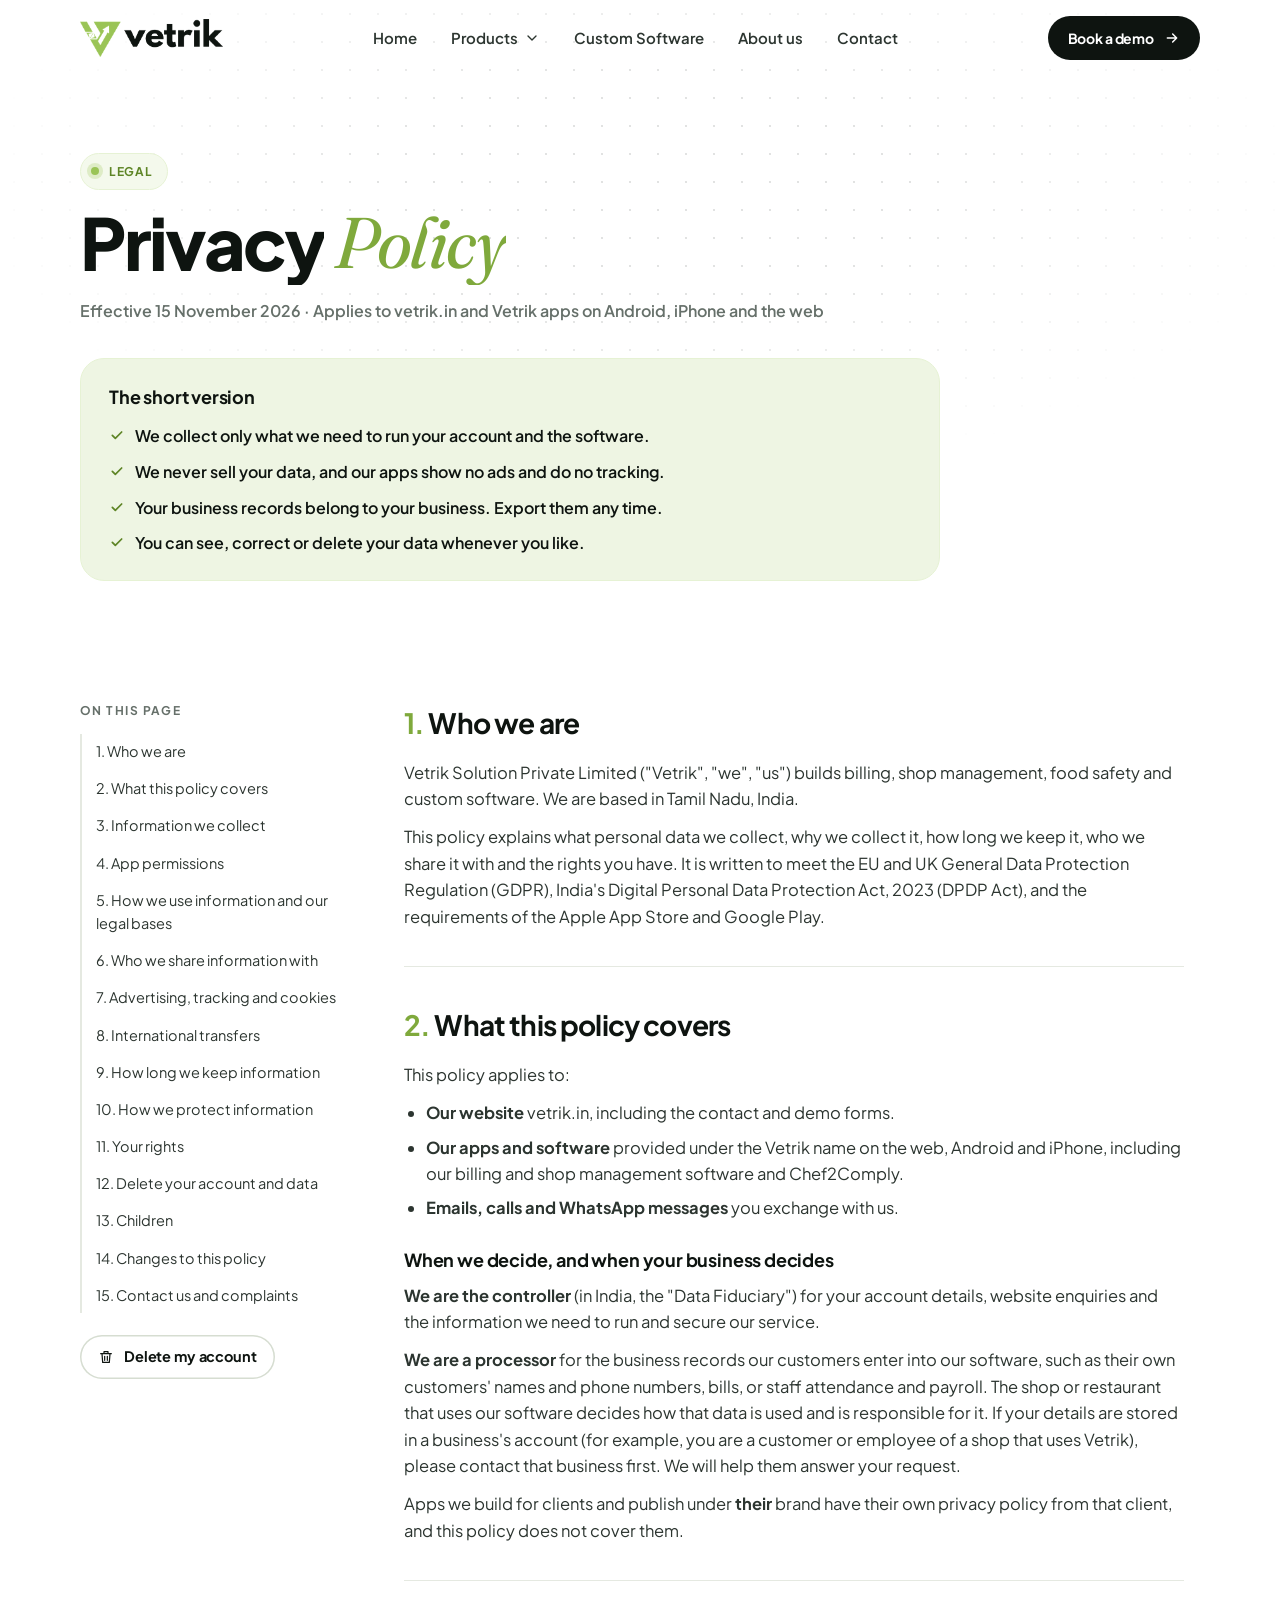
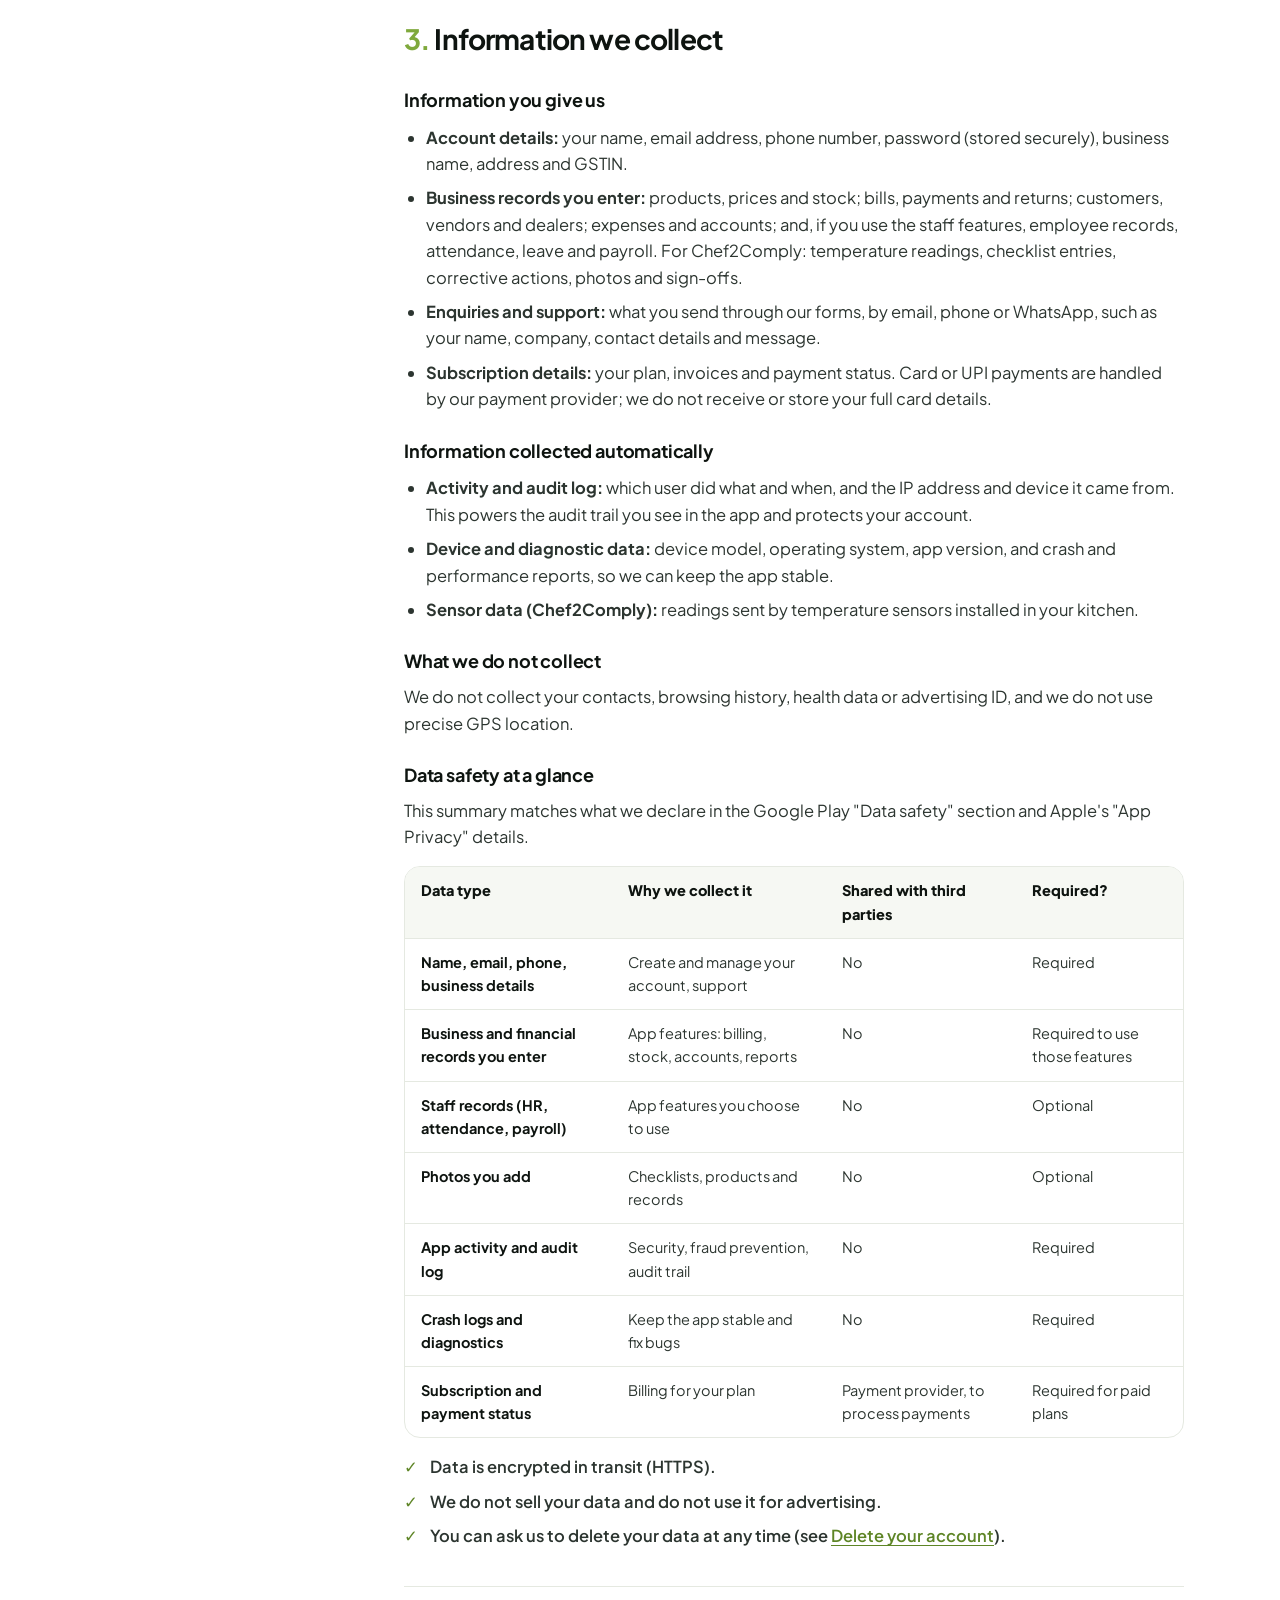
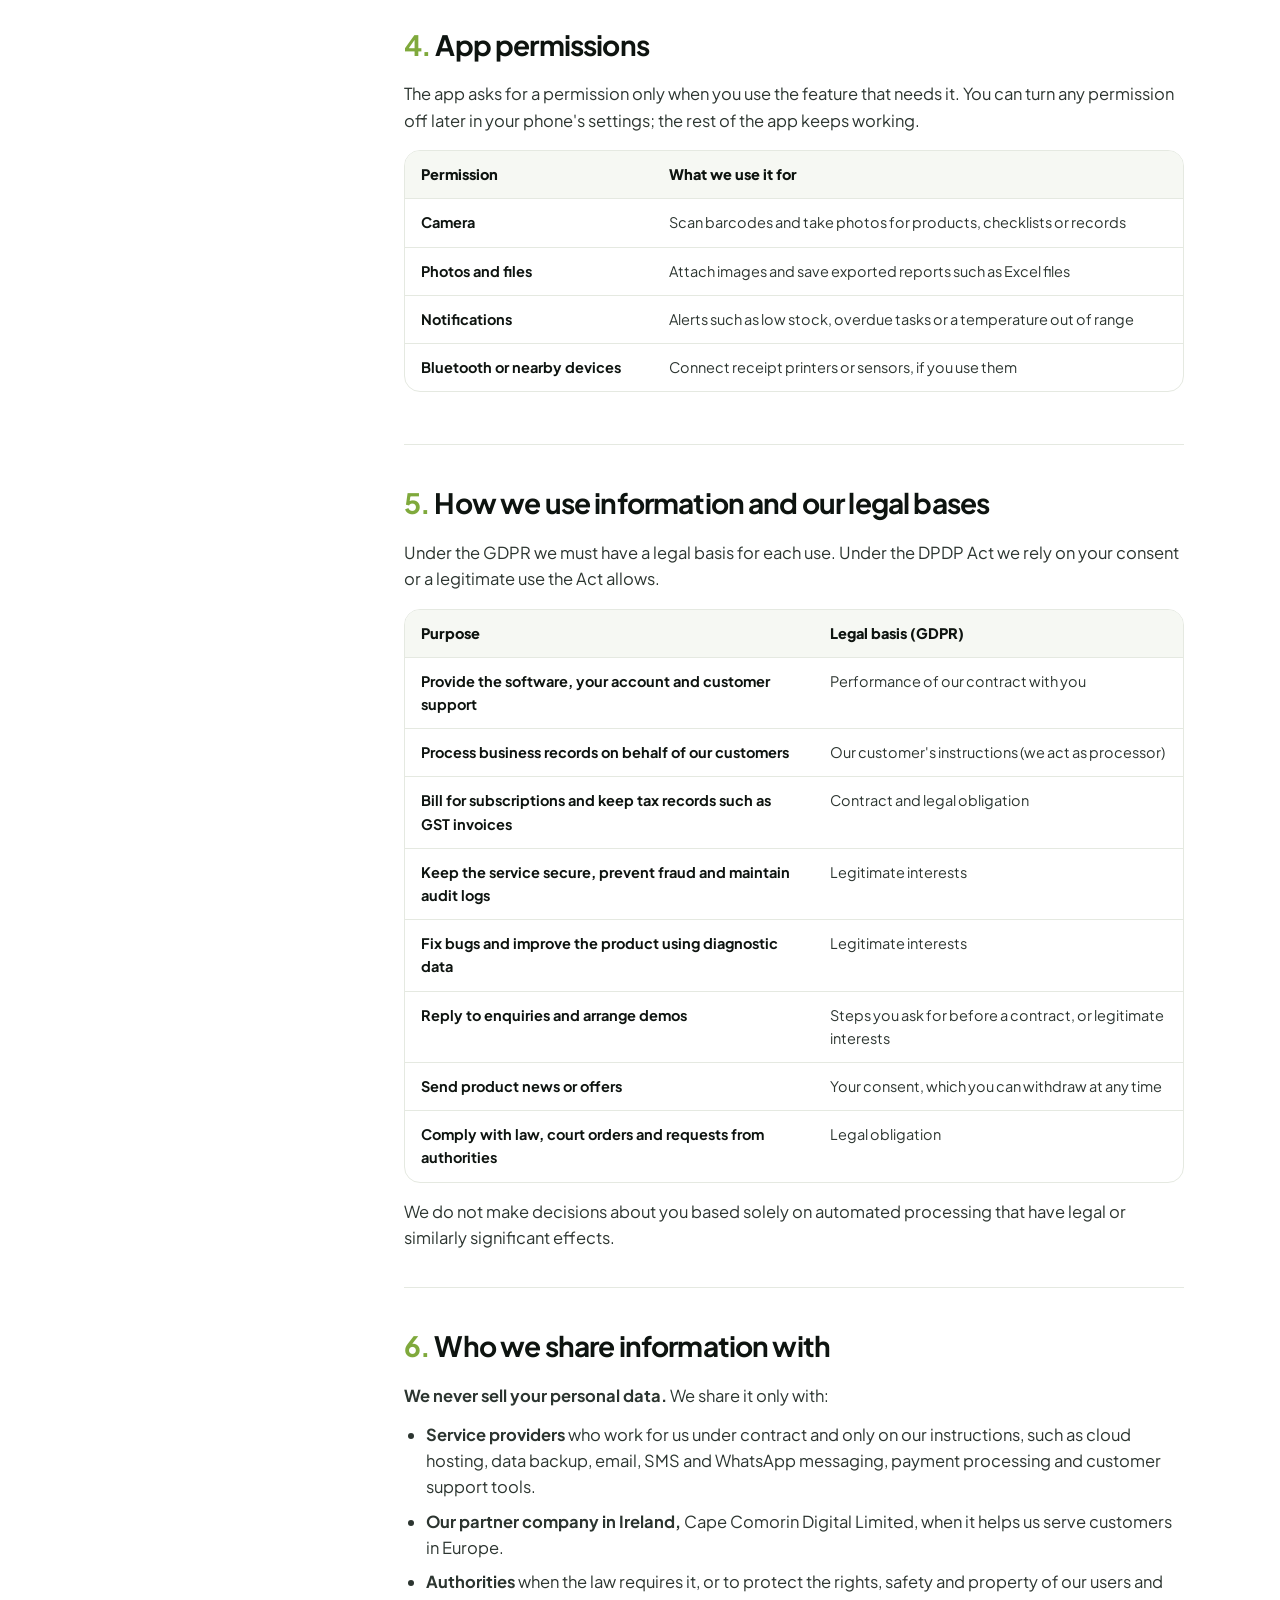
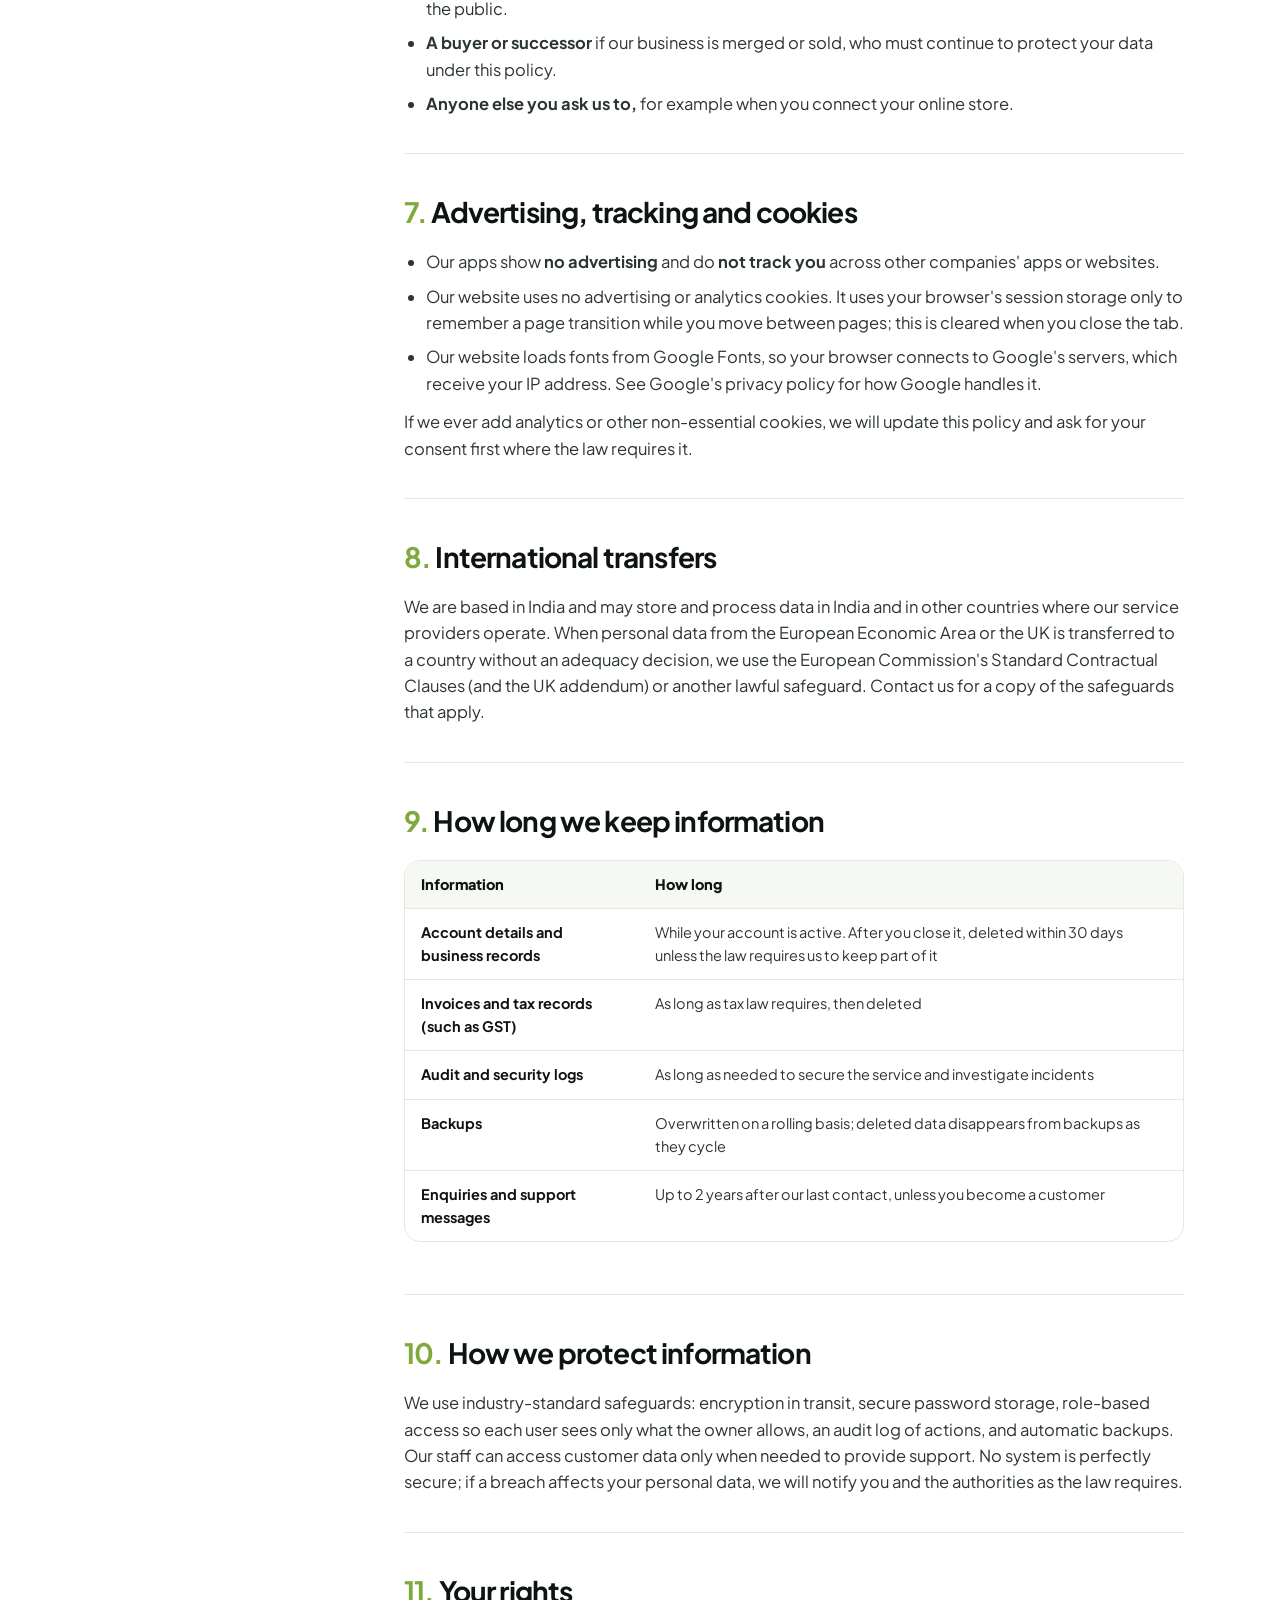
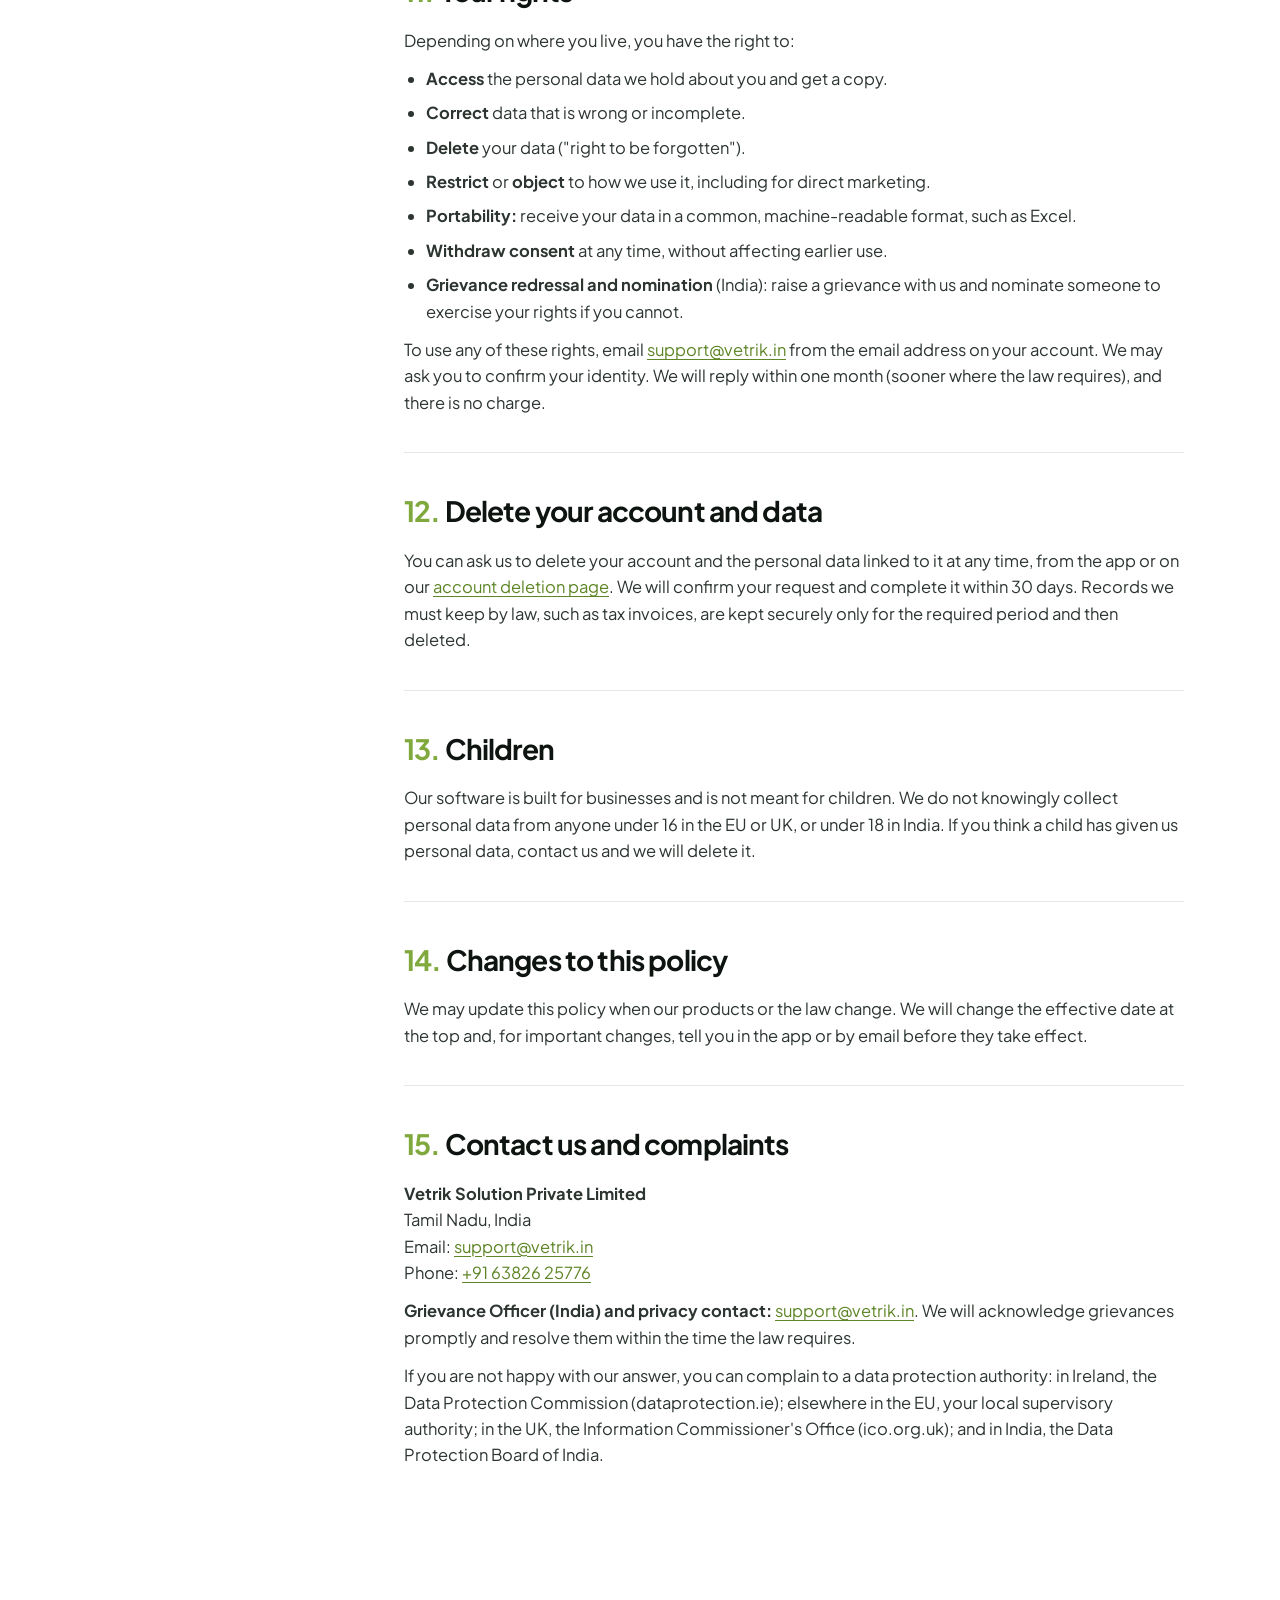
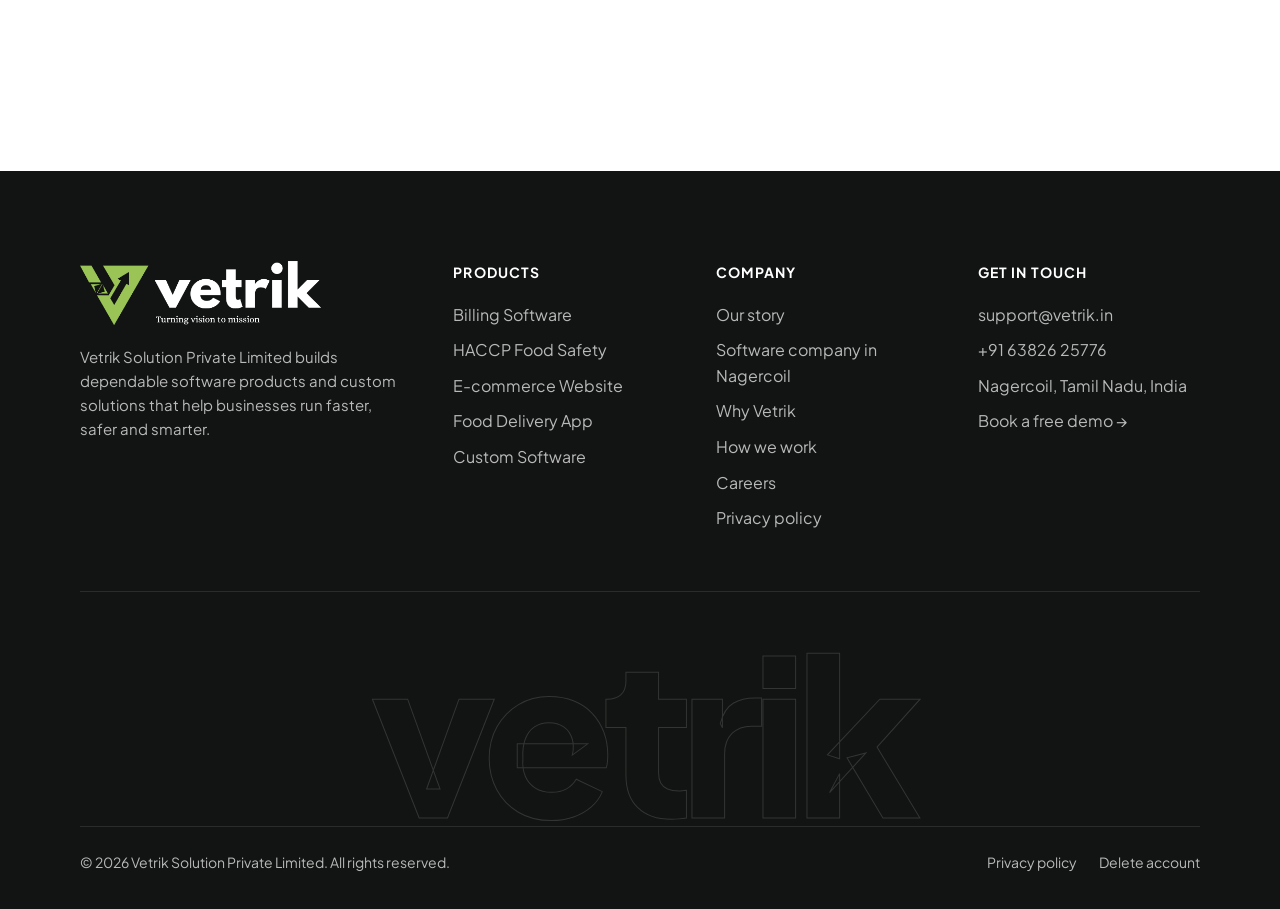
<file: privacy-policy.html>
<!doctype html>
<html lang="en-IN">
<head>
<meta charset="utf-8">
<meta name="viewport" content="width=device-width, initial-scale=1">
<!-- seo -->
<title>Privacy Policy – Vetrik</title>
<meta name="description" content="How Vetrik collects, uses and protects personal data across vetrik.in and our Android, iPhone and web apps. GDPR and DPDP Act compliant.">
<link rel="canonical" href="https://www.vetrik.in/privacy-policy.html">
<meta name="robots" content="index, follow, max-image-preview:large">
<meta name="geo.region" content="IN-TN">
<meta name="geo.placename" content="Nagercoil">
<meta property="og:type" content="website">
<meta property="og:site_name" content="Vetrik">
<meta property="og:locale" content="en_IN">
<meta property="og:url" content="https://www.vetrik.in/privacy-policy.html">
<meta property="og:title" content="Privacy Policy – Vetrik">
<meta property="og:description" content="How Vetrik collects, uses and protects personal data across vetrik.in and our Android, iPhone and web apps. GDPR and DPDP Act compliant.">
<meta property="og:image" content="https://www.vetrik.in/assets/img/og-image.png">
<meta property="og:image:width" content="1200">
<meta property="og:image:height" content="630">
<meta name="twitter:card" content="summary_large_image">
<meta name="twitter:title" content="Privacy Policy – Vetrik">
<meta name="twitter:description" content="How Vetrik collects, uses and protects personal data across vetrik.in and our Android, iPhone and web apps. GDPR and DPDP Act compliant.">
<meta name="twitter:image" content="https://www.vetrik.in/assets/img/og-image.png">
<!-- /seo -->
<meta name="theme-color" content="#ffffff">
<link rel="icon" type="image/png" href="assets/img/favicon.png">
<link rel="preconnect" href="https://fonts.googleapis.com">
<link rel="preconnect" href="https://fonts.gstatic.com" crossorigin>
<link href="https://fonts.googleapis.com/css2?family=Fraunces:ital,opsz,wght@0,9..144,400;1,9..144,400&family=Plus+Jakarta+Sans:wght@400;500;600;700;800&display=swap" rel="stylesheet">
<link rel="stylesheet" href="assets/css/style.css">
</head>
<body>

<div class="progress" aria-hidden="true"></div>
<header class="header">
  <div class="container header__inner">
    <a class="brand" href="index.html" aria-label="Vetrik — home"><img src="assets/img/logo-nav-dark.png" alt="Vetrik" width="451" height="120"></a>
    <nav class="nav" aria-label="Primary">
      <a class="nav__link" href="index.html">Home</a>
      <div class="nav__item">
        <button class="nav__trigger" aria-haspopup="true">Products <svg width="16" height="16" viewBox="0 0 24 24" fill="none" stroke="currentColor" stroke-width="2" stroke-linecap="round" stroke-linejoin="round" aria-hidden="true"><path d="M6 9l6 6 6-6"/></svg></button>
        <div class="mega"><a class="mega__link" href="billing-software.html"><span class="mega__icon"><svg width="22" height="22" viewBox="0 0 24 24" fill="none" stroke="currentColor" stroke-width="1.8" stroke-linecap="round" stroke-linejoin="round" aria-hidden="true"><path d="M5 3h14v18l-3-2-2 2-2-2-2 2-2-2-3 2z"/><path d="M9 8h6M9 12h6M9 16h3"/></svg></span><span><span class="mega__title">Billing Software</span><span class="mega__desc" style="display:block">GST-ready POS & invoicing for retail and restaurants</span></span></a><a class="mega__link" href="haccp-software.html"><span class="mega__icon"><svg width="22" height="22" viewBox="0 0 24 24" fill="none" stroke="currentColor" stroke-width="1.8" stroke-linecap="round" stroke-linejoin="round" aria-hidden="true"><path d="M12 3l8 3v6c0 5-3.5 8-8 9-4.5-1-8-4-8-9V6z"/><path d="M8.5 12l2.5 2.5 4.5-5"/></svg></span><span><span class="mega__title">HACCP Food Safety</span><span class="mega__desc" style="display:block">Digital CCP logs, checklists & audit-ready reports</span></span></a><a class="mega__link" href="ecommerce-website.html"><span class="mega__icon"><svg width="22" height="22" viewBox="0 0 24 24" fill="none" stroke="currentColor" stroke-width="1.8" stroke-linecap="round" stroke-linejoin="round" aria-hidden="true"><circle cx="9" cy="20" r="1.5"/><circle cx="18" cy="20" r="1.5"/><path d="M2 3h3l2.5 12h11l2-8H6.2"/></svg></span><span><span class="mega__title">E-commerce Website</span><span class="mega__desc" style="display:block">Your own branded online store, app-ready</span></span></a><a class="mega__link" href="food-delivery-app.html"><span class="mega__icon"><svg width="22" height="22" viewBox="0 0 24 24" fill="none" stroke="currentColor" stroke-width="1.8" stroke-linecap="round" stroke-linejoin="round" aria-hidden="true"><path d="M2 6h12v10H2zM14 10h4l3 3v3h-7"/><circle cx="6" cy="18" r="2"/><circle cx="17" cy="18" r="2"/></svg></span><span><span class="mega__title">Food Delivery App</span><span class="mega__desc" style="display:block">Customer app, rider app & admin portal</span></span></a><a class="mega__link" href="custom-software.html"><span class="mega__icon"><svg width="22" height="22" viewBox="0 0 24 24" fill="none" stroke="currentColor" stroke-width="1.8" stroke-linecap="round" stroke-linejoin="round" aria-hidden="true"><path d="M8 7l-5 5 5 5M16 7l5 5-5 5M14 4l-4 16"/></svg></span><span><span class="mega__title">Custom Software</span><span class="mega__desc" style="display:block">Tailor-made web, mobile & business systems</span></span></a></div>
      </div>
      <a class="nav__link" href="custom-software.html">Custom Software</a>
      <a class="nav__link" href="about.html">About us</a>
      <a class="nav__link" href="contact.html">Contact</a>
    </nav>
    <div class="header__cta">
      <a class="btn btn--sm" href="contact.html" data-magnetic>Book a demo <span class="arrow"><svg width="16" height="16" viewBox="0 0 24 24" fill="none" stroke="currentColor" stroke-width="2.2" stroke-linecap="round" stroke-linejoin="round" aria-hidden="true"><path d="M5 12h14M13 6l6 6-6 6"/></svg></span></a>
      <button class="burger" aria-label="Open menu" aria-expanded="false"><span></span><span></span></button>
    </div>
  </div>
</header>
<nav class="mobile-menu" aria-label="Mobile">
  <a href="index.html">Home<small>Back to the start</small></a>
  <a href="about.html">About us<small>Our journey so far</small></a>
  <a href="billing-software.html">Billing Software<small>GST-ready POS & invoicing for retail and restaurants</small></a><a href="haccp-software.html">HACCP Food Safety<small>Digital CCP logs, checklists & audit-ready reports</small></a><a href="ecommerce-website.html">E-commerce Website<small>Your own branded online store, app-ready</small></a><a href="food-delivery-app.html">Food Delivery App<small>Customer app, rider app & admin portal</small></a><a href="custom-software.html">Custom Software<small>Tailor-made web, mobile & business systems</small></a>
  <a href="contact.html">Contact<small>Talk to our team</small></a>
</nav>
<main>

<section class="legal-hero">
  <div class="dots"></div>
  <div class="container">
    <span class="eyebrow eyebrow--pill" data-reveal="down">Legal</span>
    <h1 class="h1" data-split>Privacy <span class="serif accent">Policy</span></h1>
    <p class="legal-hero__meta" data-reveal="up">Effective 15 November 2026 · Applies to vetrik.in and Vetrik apps on Android, iPhone and the web</p>
    <div class="legal-summary" data-reveal="up">
      <h2>The short version</h2>
      <ul>
        <li><svg width="16" height="16" viewBox="0 0 24 24" fill="none" stroke="currentColor" stroke-width="2.6" stroke-linecap="round" stroke-linejoin="round" aria-hidden="true"><path d="M5 12.5l4.5 4.5L19 7.5"/></svg> We collect only what we need to run your account and the software.</li>
        <li><svg width="16" height="16" viewBox="0 0 24 24" fill="none" stroke="currentColor" stroke-width="2.6" stroke-linecap="round" stroke-linejoin="round" aria-hidden="true"><path d="M5 12.5l4.5 4.5L19 7.5"/></svg> We never sell your data, and our apps show no ads and do no tracking.</li>
        <li><svg width="16" height="16" viewBox="0 0 24 24" fill="none" stroke="currentColor" stroke-width="2.6" stroke-linecap="round" stroke-linejoin="round" aria-hidden="true"><path d="M5 12.5l4.5 4.5L19 7.5"/></svg> Your business records belong to your business. Export them any time.</li>
        <li><svg width="16" height="16" viewBox="0 0 24 24" fill="none" stroke="currentColor" stroke-width="2.6" stroke-linecap="round" stroke-linejoin="round" aria-hidden="true"><path d="M5 12.5l4.5 4.5L19 7.5"/></svg> You can see, correct or delete your data whenever you like.</li>
      </ul>
    </div>
  </div>
</section>

<section class="legal">
  <div class="container legal__grid">
    <aside class="legal__toc" aria-label="On this page">
      <p>On this page</p>
      <ol><li><a href="#who">1. Who we are</a></li><li><a href="#scope">2. What this policy covers</a></li><li><a href="#collect">3. Information we collect</a></li><li><a href="#permissions">4. App permissions</a></li><li><a href="#use">5. How we use information and our legal bases</a></li><li><a href="#share">6. Who we share information with</a></li><li><a href="#tracking">7. Advertising, tracking and cookies</a></li><li><a href="#transfers">8. International transfers</a></li><li><a href="#retention">9. How long we keep information</a></li><li><a href="#security">10. How we protect information</a></li><li><a href="#rights">11. Your rights</a></li><li><a href="#delete">12. Delete your account and data</a></li><li><a href="#children">13. Children</a></li><li><a href="#changes">14. Changes to this policy</a></li><li><a href="#contact">15. Contact us and complaints</a></li></ol>
      <a class="btn btn--sm btn--ghost" href="delete-account.html"><svg width="16" height="16" viewBox="0 0 24 24" fill="none" stroke="currentColor" stroke-width="1.8" stroke-linecap="round" stroke-linejoin="round" aria-hidden="true"><path d="M4 7h16M10 11v6M14 11v6M6 7l1 13h10l1-13M9 7V4h6v3"/></svg> Delete my account</a>
    </aside>
    <article class="legal__body">
      <section class="legal__sec" id="who"><h2><span>1.</span> Who we are</h2>
<p>Vetrik Solution Private Limited ("Vetrik", "we", "us") builds billing, shop management, food safety and custom software. We are based in Tamil Nadu, India.</p>
<p>This policy explains what personal data we collect, why we collect it, how long we keep it, who we share it with and the rights you have. It is written to meet the EU and UK General Data Protection Regulation (GDPR), India's Digital Personal Data Protection Act, 2023 (DPDP Act), and the requirements of the Apple App Store and Google Play.</p>
      </section>
      <section class="legal__sec" id="scope"><h2><span>2.</span> What this policy covers</h2>
<p>This policy applies to:</p>
<ul>
  <li><b>Our website</b> vetrik.in, including the contact and demo forms.</li>
  <li><b>Our apps and software</b> provided under the Vetrik name on the web, Android and iPhone, including our billing and shop management software and Chef2Comply.</li>
  <li><b>Emails, calls and WhatsApp messages</b> you exchange with us.</li>
</ul>
<h3>When we decide, and when your business decides</h3>
<p><b>We are the controller</b> (in India, the "Data Fiduciary") for your account details, website enquiries and the information we need to run and secure our service.</p>
<p><b>We are a processor</b> for the business records our customers enter into our software, such as their own customers' names and phone numbers, bills, or staff attendance and payroll. The shop or restaurant that uses our software decides how that data is used and is responsible for it. If your details are stored in a business's account (for example, you are a customer or employee of a shop that uses Vetrik), please contact that business first. We will help them answer your request.</p>
<p>Apps we build for clients and publish under <b>their</b> brand have their own privacy policy from that client, and this policy does not cover them.</p>
      </section>
      <section class="legal__sec" id="collect"><h2><span>3.</span> Information we collect</h2>
<h3>Information you give us</h3>
<ul>
  <li><b>Account details:</b> your name, email address, phone number, password (stored securely), business name, address and GSTIN.</li>
  <li><b>Business records you enter:</b> products, prices and stock; bills, payments and returns; customers, vendors and dealers; expenses and accounts; and, if you use the staff features, employee records, attendance, leave and payroll. For Chef2Comply: temperature readings, checklist entries, corrective actions, photos and sign-offs.</li>
  <li><b>Enquiries and support:</b> what you send through our forms, by email, phone or WhatsApp, such as your name, company, contact details and message.</li>
  <li><b>Subscription details:</b> your plan, invoices and payment status. Card or UPI payments are handled by our payment provider; we do not receive or store your full card details.</li>
</ul>
<h3>Information collected automatically</h3>
<ul>
  <li><b>Activity and audit log:</b> which user did what and when, and the IP address and device it came from. This powers the audit trail you see in the app and protects your account.</li>
  <li><b>Device and diagnostic data:</b> device model, operating system, app version, and crash and performance reports, so we can keep the app stable.</li>
  <li><b>Sensor data (Chef2Comply):</b> readings sent by temperature sensors installed in your kitchen.</li>
</ul>
<h3>What we do not collect</h3>
<p>We do not collect your contacts, browsing history, health data or advertising ID, and we do not use precise GPS location.</p>

<h3 id="data-safety">Data safety at a glance</h3>
<p>This summary matches what we declare in the Google Play "Data safety" section and Apple's "App Privacy" details.</p>
<div class="legal-table__wrap"><table class="legal-table"><thead><tr><th scope="col">Data type</th><th scope="col">Why we collect it</th><th scope="col">Shared with third parties</th><th scope="col">Required?</th></tr></thead><tbody><tr><th scope="row">Name, email, phone, business details</th><td>Create and manage your account, support</td><td>No</td><td>Required</td></tr><tr><th scope="row">Business and financial records you enter</th><td>App features: billing, stock, accounts, reports</td><td>No</td><td>Required to use those features</td></tr><tr><th scope="row">Staff records (HR, attendance, payroll)</th><td>App features you choose to use</td><td>No</td><td>Optional</td></tr><tr><th scope="row">Photos you add</th><td>Checklists, products and records</td><td>No</td><td>Optional</td></tr><tr><th scope="row">App activity and audit log</th><td>Security, fraud prevention, audit trail</td><td>No</td><td>Required</td></tr><tr><th scope="row">Crash logs and diagnostics</th><td>Keep the app stable and fix bugs</td><td>No</td><td>Required</td></tr><tr><th scope="row">Subscription and payment status</th><td>Billing for your plan</td><td>Payment provider, to process payments</td><td>Required for paid plans</td></tr></tbody></table></div>
<ul class="legal-facts">
  <li>Data is encrypted in transit (HTTPS).</li>
  <li>We do not sell your data and do not use it for advertising.</li>
  <li>You can ask us to delete your data at any time (see <a href="#delete">Delete your account</a>).</li>
</ul>
      </section>
      <section class="legal__sec" id="permissions"><h2><span>4.</span> App permissions</h2>
<p>The app asks for a permission only when you use the feature that needs it. You can turn any permission off later in your phone's settings; the rest of the app keeps working.</p>
<div class="legal-table__wrap"><table class="legal-table"><thead><tr><th scope="col">Permission</th><th scope="col">What we use it for</th></tr></thead><tbody><tr><th scope="row">Camera</th><td>Scan barcodes and take photos for products, checklists or records</td></tr><tr><th scope="row">Photos and files</th><td>Attach images and save exported reports such as Excel files</td></tr><tr><th scope="row">Notifications</th><td>Alerts such as low stock, overdue tasks or a temperature out of range</td></tr><tr><th scope="row">Bluetooth or nearby devices</th><td>Connect receipt printers or sensors, if you use them</td></tr></tbody></table></div>
      </section>
      <section class="legal__sec" id="use"><h2><span>5.</span> How we use information and our legal bases</h2>
<p>Under the GDPR we must have a legal basis for each use. Under the DPDP Act we rely on your consent or a legitimate use the Act allows.</p>
<div class="legal-table__wrap"><table class="legal-table"><thead><tr><th scope="col">Purpose</th><th scope="col">Legal basis (GDPR)</th></tr></thead><tbody><tr><th scope="row">Provide the software, your account and customer support</th><td>Performance of our contract with you</td></tr><tr><th scope="row">Process business records on behalf of our customers</th><td>Our customer's instructions (we act as processor)</td></tr><tr><th scope="row">Bill for subscriptions and keep tax records such as GST invoices</th><td>Contract and legal obligation</td></tr><tr><th scope="row">Keep the service secure, prevent fraud and maintain audit logs</th><td>Legitimate interests</td></tr><tr><th scope="row">Fix bugs and improve the product using diagnostic data</th><td>Legitimate interests</td></tr><tr><th scope="row">Reply to enquiries and arrange demos</th><td>Steps you ask for before a contract, or legitimate interests</td></tr><tr><th scope="row">Send product news or offers</th><td>Your consent, which you can withdraw at any time</td></tr><tr><th scope="row">Comply with law, court orders and requests from authorities</th><td>Legal obligation</td></tr></tbody></table></div>
<p>We do not make decisions about you based solely on automated processing that have legal or similarly significant effects.</p>
      </section>
      <section class="legal__sec" id="share"><h2><span>6.</span> Who we share information with</h2>
<p><b>We never sell your personal data.</b> We share it only with:</p>
<ul>
  <li><b>Service providers</b> who work for us under contract and only on our instructions, such as cloud hosting, data backup, email, SMS and WhatsApp messaging, payment processing and customer support tools.</li>
  <li><b>Our partner company in Ireland,</b> Cape Comorin Digital Limited, when it helps us serve customers in Europe.</li>
  <li><b>Authorities</b> when the law requires it, or to protect the rights, safety and property of our users and the public.</li>
  <li><b>A buyer or successor</b> if our business is merged or sold, who must continue to protect your data under this policy.</li>
  <li><b>Anyone else you ask us to,</b> for example when you connect your online store.</li>
</ul>
      </section>
      <section class="legal__sec" id="tracking"><h2><span>7.</span> Advertising, tracking and cookies</h2>
<ul>
  <li>Our apps show <b>no advertising</b> and do <b>not track you</b> across other companies' apps or websites.</li>
  <li>Our website uses no advertising or analytics cookies. It uses your browser's session storage only to remember a page transition while you move between pages; this is cleared when you close the tab.</li>
  <li>Our website loads fonts from Google Fonts, so your browser connects to Google's servers, which receive your IP address. See Google's privacy policy for how Google handles it.</li>
</ul>
<p>If we ever add analytics or other non-essential cookies, we will update this policy and ask for your consent first where the law requires it.</p>
      </section>
      <section class="legal__sec" id="transfers"><h2><span>8.</span> International transfers</h2>
<p>We are based in India and may store and process data in India and in other countries where our service providers operate. When personal data from the European Economic Area or the UK is transferred to a country without an adequacy decision, we use the European Commission's Standard Contractual Clauses (and the UK addendum) or another lawful safeguard. Contact us for a copy of the safeguards that apply.</p>
      </section>
      <section class="legal__sec" id="retention"><h2><span>9.</span> How long we keep information</h2><div class="legal-table__wrap"><table class="legal-table"><thead><tr><th scope="col">Information</th><th scope="col">How long</th></tr></thead><tbody><tr><th scope="row">Account details and business records</th><td>While your account is active. After you close it, deleted within 30 days unless the law requires us to keep part of it</td></tr><tr><th scope="row">Invoices and tax records (such as GST)</th><td>As long as tax law requires, then deleted</td></tr><tr><th scope="row">Audit and security logs</th><td>As long as needed to secure the service and investigate incidents</td></tr><tr><th scope="row">Backups</th><td>Overwritten on a rolling basis; deleted data disappears from backups as they cycle</td></tr><tr><th scope="row">Enquiries and support messages</th><td>Up to 2 years after our last contact, unless you become a customer</td></tr></tbody></table></div>
      </section>
      <section class="legal__sec" id="security"><h2><span>10.</span> How we protect information</h2>
<p>We use industry-standard safeguards: encryption in transit, secure password storage, role-based access so each user sees only what the owner allows, an audit log of actions, and automatic backups. Our staff can access customer data only when needed to provide support. No system is perfectly secure; if a breach affects your personal data, we will notify you and the authorities as the law requires.</p>
      </section>
      <section class="legal__sec" id="rights"><h2><span>11.</span> Your rights</h2>
<p>Depending on where you live, you have the right to:</p>
<ul>
  <li><b>Access</b> the personal data we hold about you and get a copy.</li>
  <li><b>Correct</b> data that is wrong or incomplete.</li>
  <li><b>Delete</b> your data ("right to be forgotten").</li>
  <li><b>Restrict</b> or <b>object</b> to how we use it, including for direct marketing.</li>
  <li><b>Portability:</b> receive your data in a common, machine-readable format, such as Excel.</li>
  <li><b>Withdraw consent</b> at any time, without affecting earlier use.</li>
  <li><b>Grievance redressal and nomination</b> (India): raise a grievance with us and nominate someone to exercise your rights if you cannot.</li>
</ul>
<p>To use any of these rights, email <a href="mailto:support@vetrik.in">support@vetrik.in</a> from the email address on your account. We may ask you to confirm your identity. We will reply within one month (sooner where the law requires), and there is no charge.</p>
      </section>
      <section class="legal__sec" id="delete"><h2><span>12.</span> Delete your account and data</h2>
<p>You can ask us to delete your account and the personal data linked to it at any time, from the app or on our <a href="delete-account.html">account deletion page</a>. We will confirm your request and complete it within 30 days. Records we must keep by law, such as tax invoices, are kept securely only for the required period and then deleted.</p>
      </section>
      <section class="legal__sec" id="children"><h2><span>13.</span> Children</h2>
<p>Our software is built for businesses and is not meant for children. We do not knowingly collect personal data from anyone under 16 in the EU or UK, or under 18 in India. If you think a child has given us personal data, contact us and we will delete it.</p>
      </section>
      <section class="legal__sec" id="changes"><h2><span>14.</span> Changes to this policy</h2>
<p>We may update this policy when our products or the law change. We will change the effective date at the top and, for important changes, tell you in the app or by email before they take effect.</p>
      </section>
      <section class="legal__sec" id="contact"><h2><span>15.</span> Contact us and complaints</h2>
<p><b>Vetrik Solution Private Limited</b><br>Tamil Nadu, India<br>Email: <a href="mailto:support@vetrik.in">support@vetrik.in</a><br>Phone: <a href="tel:+916382625776">+91 63826 25776</a></p>
<p><b>Grievance Officer (India) and privacy contact:</b> <a href="mailto:support@vetrik.in">support@vetrik.in</a>. We will acknowledge grievances promptly and resolve them within the time the law requires.</p>
<p>If you are not happy with our answer, you can complain to a data protection authority: in Ireland, the Data Protection Commission (dataprotection.ie); elsewhere in the EU, your local supervisory authority; in the UK, the Information Commissioner's Office (ico.org.uk); and in India, the Data Protection Board of India.</p>
      </section>
    </article>
  </div>
</section>
</main>
<footer class="footer">
  <div class="container">
    <div class="footer__top">
      <div>
        <a class="footer__logo" href="index.html"><img src="assets/img/logo-white-text.png" alt="Vetrik — Turning vision to mission" width="1841" height="489" loading="lazy"></a>
        <p class="footer__about">Vetrik Solution Private Limited builds dependable software products and custom solutions that help businesses run faster, safer and smarter.</p>
      </div>
      <div><h4>Products</h4><ul><li><a href="billing-software.html">Billing Software</a></li><li><a href="haccp-software.html">HACCP Food Safety</a></li><li><a href="ecommerce-website.html">E-commerce Website</a></li><li><a href="food-delivery-app.html">Food Delivery App</a></li><li><a href="custom-software.html">Custom Software</a></li></ul></div>
      <div><h4>Company</h4><ul>
        <li><a href="about.html">Our story</a></li>
        <li><a href="software-company-nagercoil.html">Software company in Nagercoil</a></li>
        <li><a href="index.html#why">Why Vetrik</a></li>
        <li><a href="index.html#process">How we work</a></li>
        <li><a href="contact.html">Careers</a></li>
        <li><a href="privacy-policy.html">Privacy policy</a></li>
      </ul></div>
      <div><h4>Get in touch</h4><ul>
        <li><a href="mailto:support@vetrik.in">support@vetrik.in</a></li>
        <li><a href="tel:+916382625776">+91 63826 25776</a></li>
        <li>Nagercoil, Tamil Nadu, India</li>
        <li><a href="contact.html">Book a free demo →</a></li>
      </ul></div>
    </div>
    <div class="footer__big" aria-hidden="true">vetrik</div>
    <div class="footer__bottom">
      <span>© <span data-year>2026</span> Vetrik Solution Private Limited. All rights reserved.</span>
      <span class="footer__legal"><a href="privacy-policy.html">Privacy policy</a><a href="delete-account.html">Delete account</a></span>
    </div>
  </div>
</footer>
<script src="assets/js/main.js" defer></script>
</body>
</html>
</file>
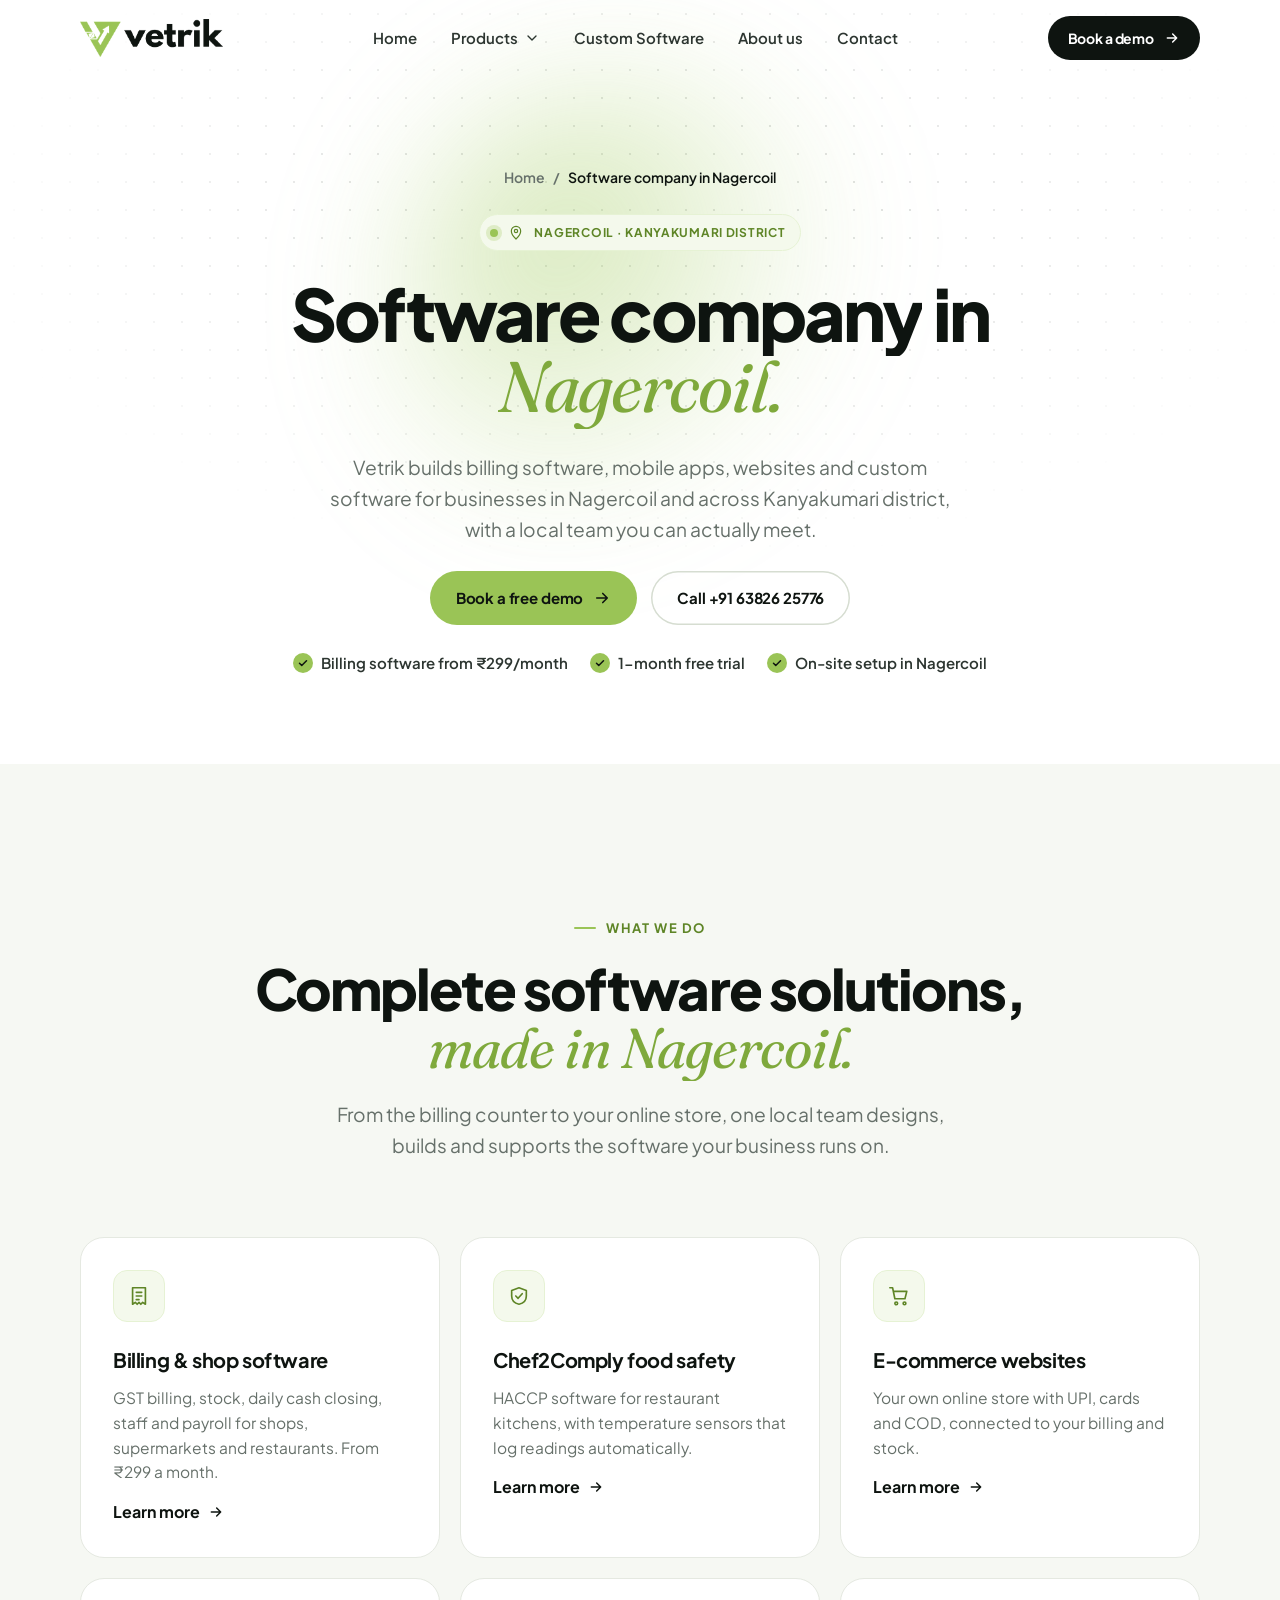
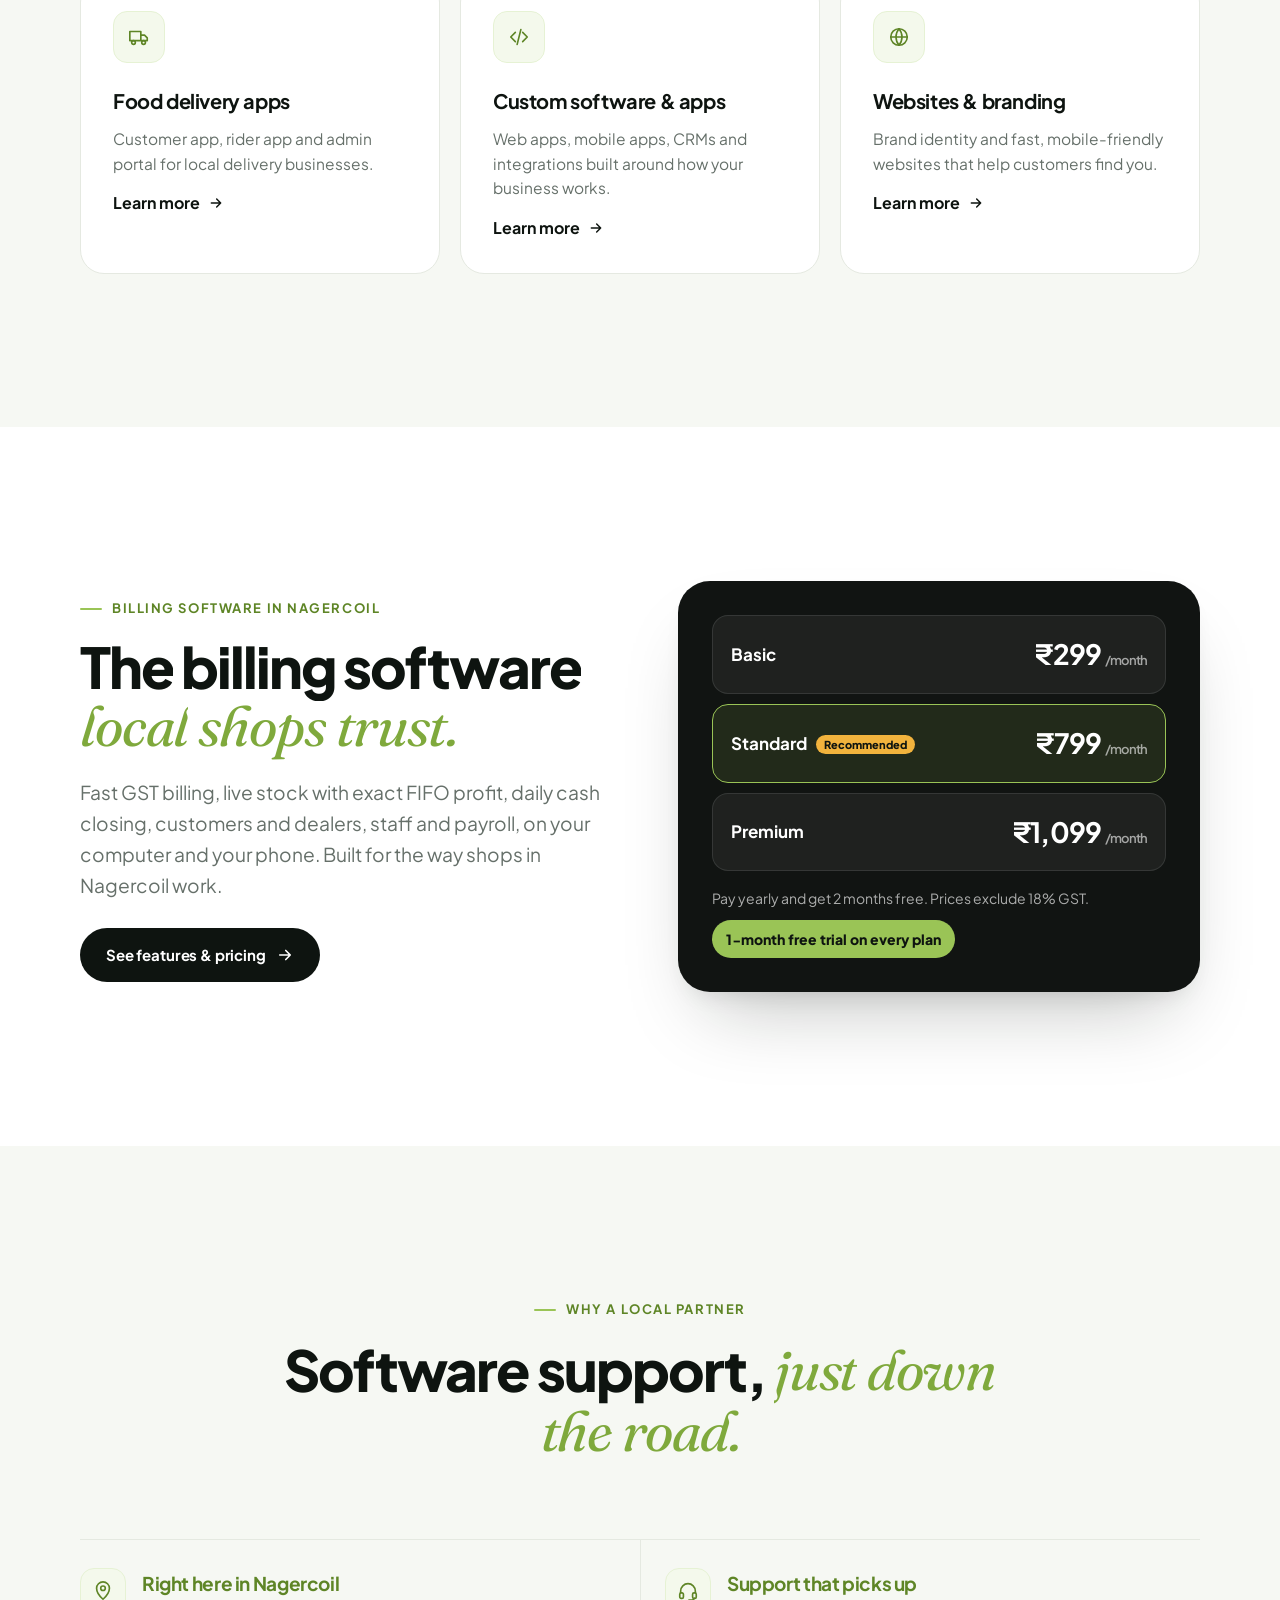
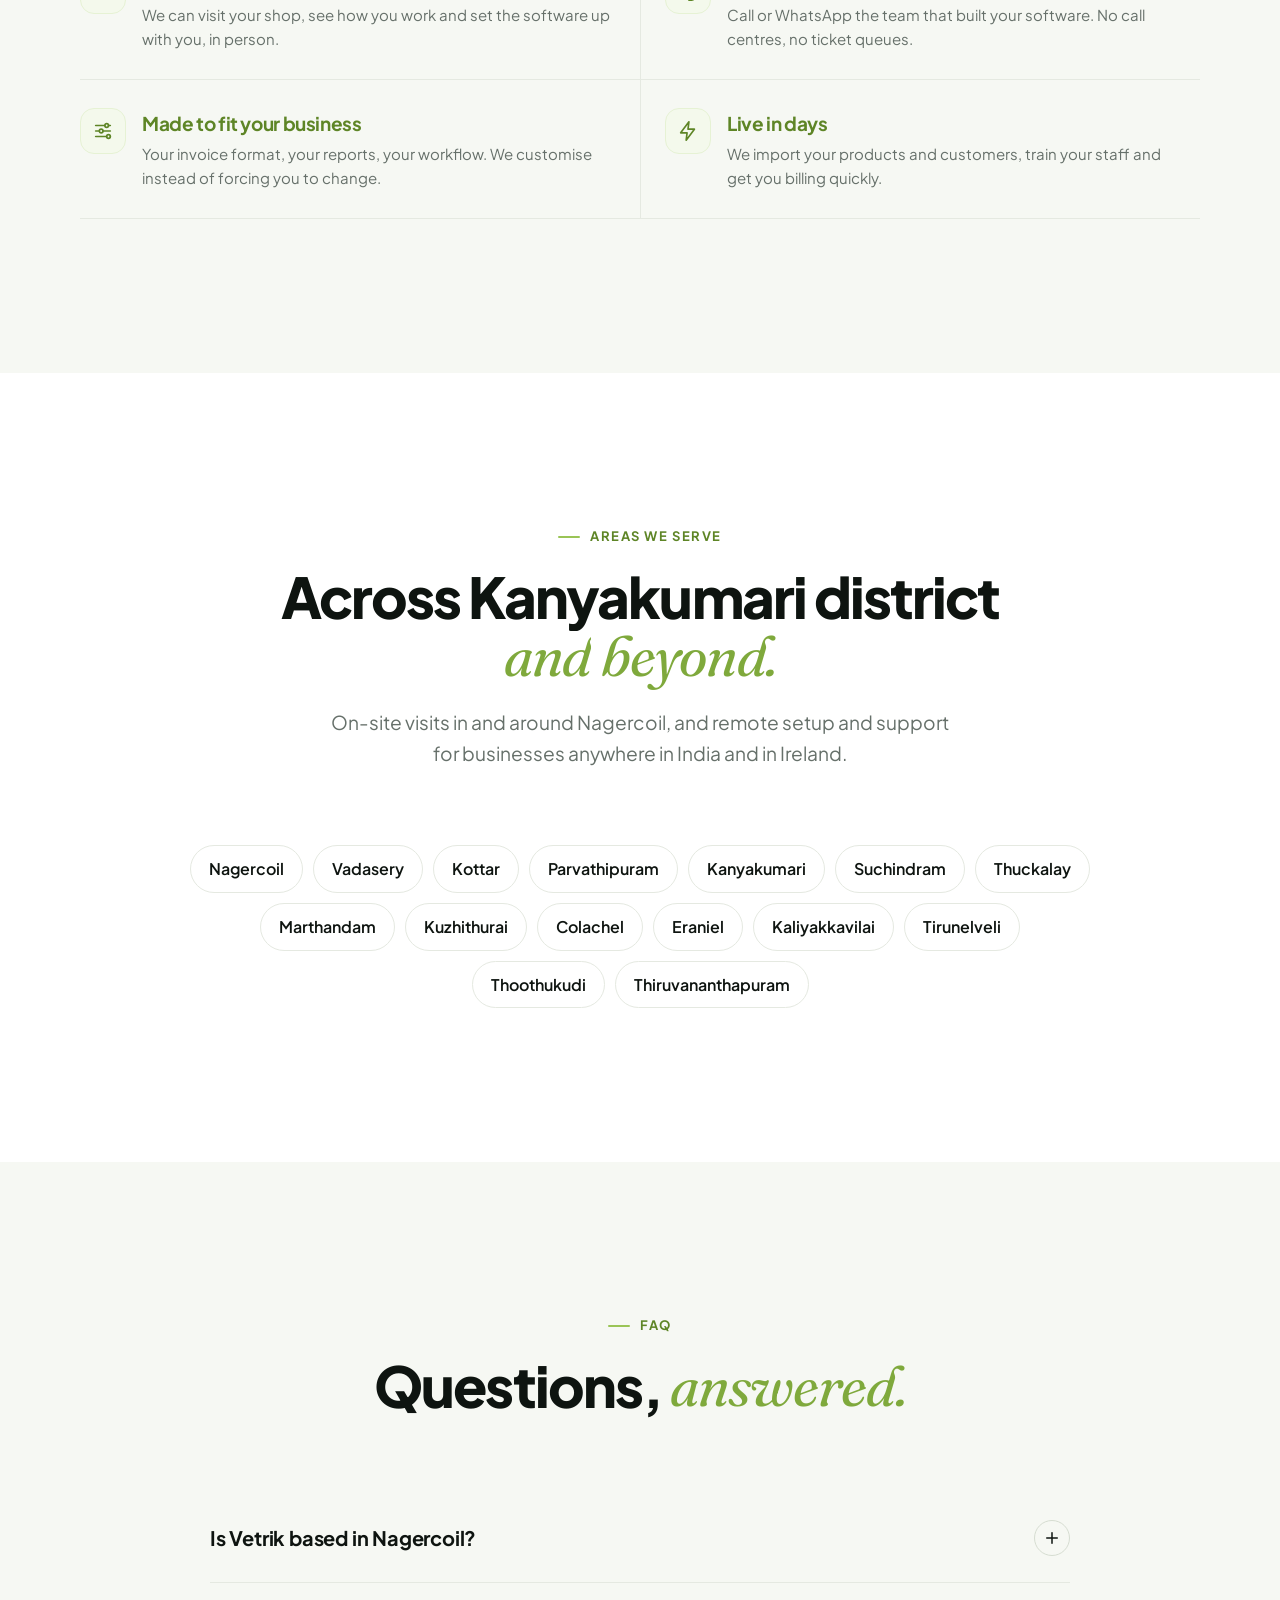
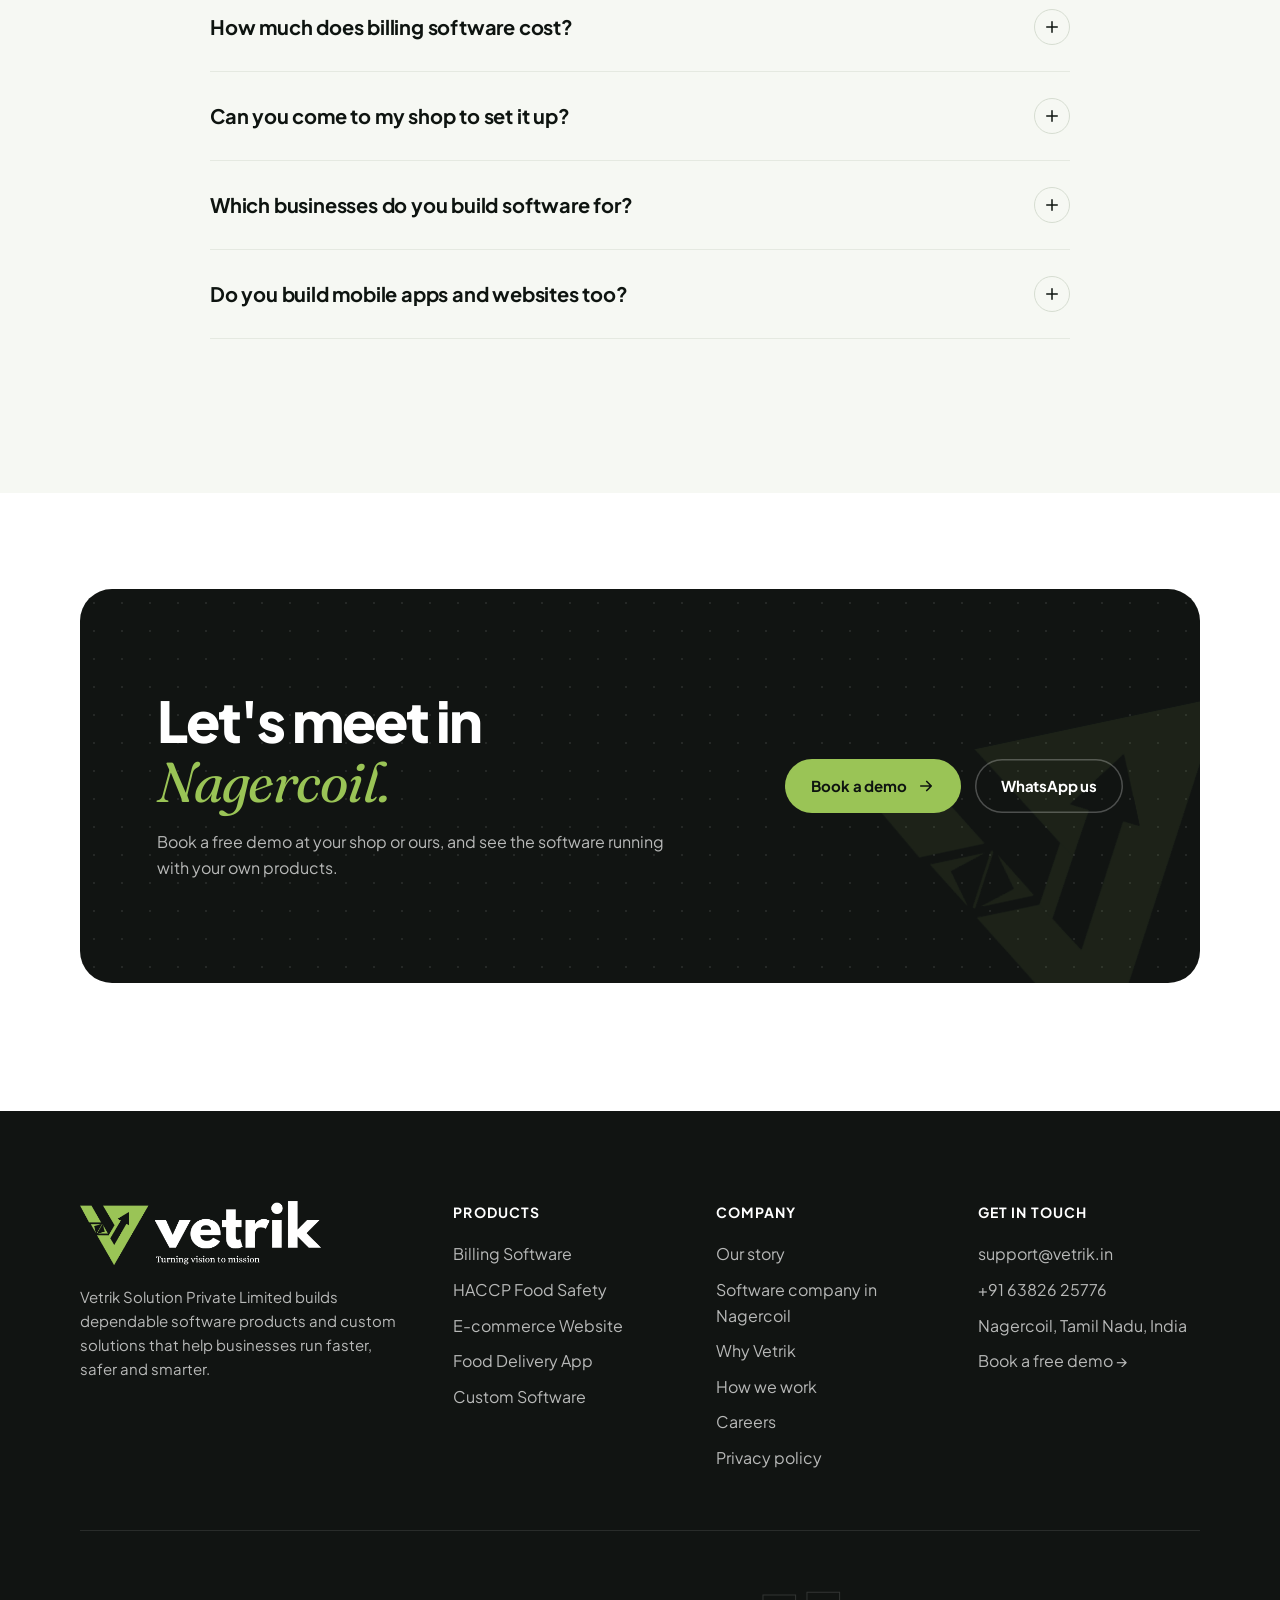
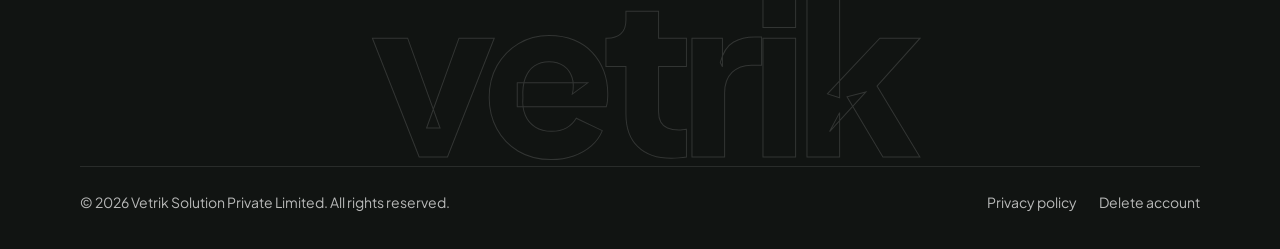
<file: software-company-nagercoil.html>
<!doctype html>
<html lang="en-IN">
<head>
<meta charset="utf-8">
<meta name="viewport" content="width=device-width, initial-scale=1">
<!-- seo -->
<title>Software Company in Nagercoil | Billing Software &amp; Apps – Vetrik</title>
<meta name="description" content="Looking for a software company in Nagercoil? Vetrik builds billing software, mobile apps, websites and custom software for businesses across Kanyakumari district. Free demo.">
<link rel="canonical" href="https://www.vetrik.in/software-company-nagercoil.html">
<meta name="robots" content="index, follow, max-image-preview:large">
<meta name="geo.region" content="IN-TN">
<meta name="geo.placename" content="Nagercoil">
<meta property="og:type" content="website">
<meta property="og:site_name" content="Vetrik">
<meta property="og:locale" content="en_IN">
<meta property="og:url" content="https://www.vetrik.in/software-company-nagercoil.html">
<meta property="og:title" content="Software Company in Nagercoil | Billing Software &amp; Apps – Vetrik">
<meta property="og:description" content="Looking for a software company in Nagercoil? Vetrik builds billing software, mobile apps, websites and custom software for businesses across Kanyakumari district. Free demo.">
<meta property="og:image" content="https://www.vetrik.in/assets/img/og-image.png">
<meta property="og:image:width" content="1200">
<meta property="og:image:height" content="630">
<meta name="twitter:card" content="summary_large_image">
<meta name="twitter:title" content="Software Company in Nagercoil | Billing Software &amp; Apps – Vetrik">
<meta name="twitter:description" content="Looking for a software company in Nagercoil? Vetrik builds billing software, mobile apps, websites and custom software for businesses across Kanyakumari district. Free demo.">
<meta name="twitter:image" content="https://www.vetrik.in/assets/img/og-image.png">
<script type="application/ld+json">
{
 "@context": "https://schema.org",
 "@graph": [
  {
   "@type": [
    "ProfessionalService",
    "Organization"
   ],
   "@id": "https://www.vetrik.in/#organization",
   "name": "Vetrik Solution Private Limited",
   "alternateName": "Vetrik",
   "url": "https://www.vetrik.in/",
   "logo": "https://www.vetrik.in/assets/img/logo-dark-text.png",
   "image": "https://www.vetrik.in/assets/img/og-image.png",
   "description": "Software company in Nagercoil building billing software, HACCP food safety software, mobile apps, websites and custom software.",
   "telephone": "+91-63826-25776",
   "email": "support@vetrik.in",
   "slogan": "Turning vision to mission",
   "address": {
    "@type": "PostalAddress",
    "addressLocality": "Nagercoil",
    "addressRegion": "Tamil Nadu",
    "addressCountry": "IN"
   },
   "priceRange": "₹₹",
   "foundingDate": "2024",
   "areaServed": [
    {
     "@type": "City",
     "name": "Nagercoil"
    },
    {
     "@type": "City",
     "name": "Kanyakumari"
    },
    {
     "@type": "City",
     "name": "Marthandam"
    },
    {
     "@type": "City",
     "name": "Tirunelveli"
    },
    {
     "@type": "City",
     "name": "Thoothukudi"
    },
    {
     "@type": "Country",
     "name": "India"
    },
    {
     "@type": "Country",
     "name": "Ireland"
    }
   ],
   "knowsAbout": [
    "Billing software",
    "GST billing",
    "Point of sale software",
    "HACCP software",
    "Mobile app development",
    "E-commerce website development",
    "Custom software development"
   ]
  },
  {
   "@type": "BreadcrumbList",
   "itemListElement": [
    {
     "@type": "ListItem",
     "position": 1,
     "name": "Home",
     "item": "https://www.vetrik.in/"
    },
    {
     "@type": "ListItem",
     "position": 2,
     "name": "Software company in Nagercoil",
     "item": "https://www.vetrik.in/software-company-nagercoil.html"
    }
   ]
  },
  {
   "@type": "FAQPage",
   "mainEntity": [
    {
     "@type": "Question",
     "name": "Is Vetrik based in Nagercoil?",
     "acceptedAnswer": {
      "@type": "Answer",
      "text": "Yes. Vetrik Solution Private Limited is a software company based in Nagercoil, in Kanyakumari district, Tamil Nadu. We work with shops and businesses across Kanyakumari district, the rest of India and Ireland."
     }
    },
    {
     "@type": "Question",
     "name": "How much does billing software cost?",
     "acceptedAnswer": {
      "@type": "Answer",
      "text": "Vetrik billing software starts at ₹299 a month for one shop with two users. Standard is ₹799 and Premium is ₹1,099 a month, and paying yearly gives you 2 months free. Every plan starts with a 1-month free trial. Prices exclude 18% GST."
     }
    },
    {
     "@type": "Question",
     "name": "Can you come to my shop to set it up?",
     "acceptedAnswer": {
      "@type": "Answer",
      "text": "Yes. For shops in and around Nagercoil we can visit, set up the software with your products, and train your staff. Elsewhere we do it over a video call."
     }
    },
    {
     "@type": "Question",
     "name": "Which businesses do you build software for?",
     "acceptedAnswer": {
      "@type": "Answer",
      "text": "Retail shops, supermarkets, restaurants and bakeries, food businesses, real estate builders and service companies. If you have a workflow of your own, we can build custom software for it."
     }
    },
    {
     "@type": "Question",
     "name": "Do you build mobile apps and websites too?",
     "acceptedAnswer": {
      "@type": "Answer",
      "text": "Yes. We design and build Android and iPhone apps, e-commerce stores and business websites, including branding."
     }
    }
   ]
  }
 ]
}
</script>
<!-- /seo -->
<meta name="theme-color" content="#ffffff">
<link rel="icon" type="image/png" href="assets/img/favicon.png">
<link rel="preconnect" href="https://fonts.googleapis.com">
<link rel="preconnect" href="https://fonts.gstatic.com" crossorigin>
<link href="https://fonts.googleapis.com/css2?family=Fraunces:ital,opsz,wght@0,9..144,400;1,9..144,400&family=Plus+Jakarta+Sans:wght@400;500;600;700;800&display=swap" rel="stylesheet">
<link rel="stylesheet" href="assets/css/style.css">
</head>
<body>

<div class="progress" aria-hidden="true"></div>
<header class="header">
  <div class="container header__inner">
    <a class="brand" href="index.html" aria-label="Vetrik — home"><img src="assets/img/logo-nav-dark.png" alt="Vetrik" width="451" height="120"></a>
    <nav class="nav" aria-label="Primary">
      <a class="nav__link" href="index.html">Home</a>
      <div class="nav__item">
        <button class="nav__trigger" aria-haspopup="true">Products <svg width="16" height="16" viewBox="0 0 24 24" fill="none" stroke="currentColor" stroke-width="2" stroke-linecap="round" stroke-linejoin="round" aria-hidden="true"><path d="M6 9l6 6 6-6"/></svg></button>
        <div class="mega"><a class="mega__link" href="billing-software.html"><span class="mega__icon"><svg width="22" height="22" viewBox="0 0 24 24" fill="none" stroke="currentColor" stroke-width="1.8" stroke-linecap="round" stroke-linejoin="round" aria-hidden="true"><path d="M5 3h14v18l-3-2-2 2-2-2-2 2-2-2-3 2z"/><path d="M9 8h6M9 12h6M9 16h3"/></svg></span><span><span class="mega__title">Billing Software</span><span class="mega__desc" style="display:block">GST-ready POS & invoicing for retail and restaurants</span></span></a><a class="mega__link" href="haccp-software.html"><span class="mega__icon"><svg width="22" height="22" viewBox="0 0 24 24" fill="none" stroke="currentColor" stroke-width="1.8" stroke-linecap="round" stroke-linejoin="round" aria-hidden="true"><path d="M12 3l8 3v6c0 5-3.5 8-8 9-4.5-1-8-4-8-9V6z"/><path d="M8.5 12l2.5 2.5 4.5-5"/></svg></span><span><span class="mega__title">HACCP Food Safety</span><span class="mega__desc" style="display:block">Digital CCP logs, checklists & audit-ready reports</span></span></a><a class="mega__link" href="ecommerce-website.html"><span class="mega__icon"><svg width="22" height="22" viewBox="0 0 24 24" fill="none" stroke="currentColor" stroke-width="1.8" stroke-linecap="round" stroke-linejoin="round" aria-hidden="true"><circle cx="9" cy="20" r="1.5"/><circle cx="18" cy="20" r="1.5"/><path d="M2 3h3l2.5 12h11l2-8H6.2"/></svg></span><span><span class="mega__title">E-commerce Website</span><span class="mega__desc" style="display:block">Your own branded online store, app-ready</span></span></a><a class="mega__link" href="food-delivery-app.html"><span class="mega__icon"><svg width="22" height="22" viewBox="0 0 24 24" fill="none" stroke="currentColor" stroke-width="1.8" stroke-linecap="round" stroke-linejoin="round" aria-hidden="true"><path d="M2 6h12v10H2zM14 10h4l3 3v3h-7"/><circle cx="6" cy="18" r="2"/><circle cx="17" cy="18" r="2"/></svg></span><span><span class="mega__title">Food Delivery App</span><span class="mega__desc" style="display:block">Customer app, rider app & admin portal</span></span></a><a class="mega__link" href="custom-software.html"><span class="mega__icon"><svg width="22" height="22" viewBox="0 0 24 24" fill="none" stroke="currentColor" stroke-width="1.8" stroke-linecap="round" stroke-linejoin="round" aria-hidden="true"><path d="M8 7l-5 5 5 5M16 7l5 5-5 5M14 4l-4 16"/></svg></span><span><span class="mega__title">Custom Software</span><span class="mega__desc" style="display:block">Tailor-made web, mobile & business systems</span></span></a></div>
      </div>
      <a class="nav__link" href="custom-software.html">Custom Software</a>
      <a class="nav__link" href="about.html">About us</a>
      <a class="nav__link" href="contact.html">Contact</a>
    </nav>
    <div class="header__cta">
      <a class="btn btn--sm" href="contact.html" data-magnetic>Book a demo <span class="arrow"><svg width="16" height="16" viewBox="0 0 24 24" fill="none" stroke="currentColor" stroke-width="2.2" stroke-linecap="round" stroke-linejoin="round" aria-hidden="true"><path d="M5 12h14M13 6l6 6-6 6"/></svg></span></a>
      <button class="burger" aria-label="Open menu" aria-expanded="false"><span></span><span></span></button>
    </div>
  </div>
</header>
<nav class="mobile-menu" aria-label="Mobile">
  <a href="index.html">Home<small>Back to the start</small></a>
  <a href="about.html">About us<small>Our journey so far</small></a>
  <a href="billing-software.html">Billing Software<small>GST-ready POS & invoicing for retail and restaurants</small></a><a href="haccp-software.html">HACCP Food Safety<small>Digital CCP logs, checklists & audit-ready reports</small></a><a href="ecommerce-website.html">E-commerce Website<small>Your own branded online store, app-ready</small></a><a href="food-delivery-app.html">Food Delivery App<small>Customer app, rider app & admin portal</small></a><a href="custom-software.html">Custom Software<small>Tailor-made web, mobile & business systems</small></a>
  <a href="contact.html">Contact<small>Talk to our team</small></a>
</nav>
<main>

<section class="p-hero" style="padding-bottom:clamp(50px,7vw,90px)">
  <div class="dots"></div>
  <div class="orb" data-orb style="width:480px;height:480px;left:calc(50% - 240px);top:80px"></div>
  <div class="container p-hero__grid">
    <div class="breadcrumb" data-reveal="down"><a href="index.html">Home</a> / <span style="color:var(--ink)">Software company in Nagercoil</span></div>
    <span class="eyebrow eyebrow--pill" data-reveal="down" style="--delay:100ms"><svg width="16" height="16" viewBox="0 0 24 24" fill="none" stroke="currentColor" stroke-width="1.8" stroke-linecap="round" stroke-linejoin="round" aria-hidden="true"><path d="M12 21s-7-6.2-7-12a7 7 0 0 1 14 0c0 5.8-7 12-7 12z"/><circle cx="12" cy="9" r="2.5"/></svg> Nagercoil · Kanyakumari district</span>
    <h1 class="h1 p-hero__title" data-split>Software company in <span class="serif">Nagercoil.</span></h1>
    <p class="lead" data-reveal="up" style="--delay:400ms">Vetrik builds billing software, mobile apps, websites and custom software for businesses in Nagercoil and across Kanyakumari district, with a local team you can actually meet.</p>
    <div class="btn-row" data-reveal="up" style="--delay:550ms">
      <a class="btn btn--brand" href="contact.html" data-magnetic>Book a free demo <span class="arrow"><svg width="18" height="18" viewBox="0 0 24 24" fill="none" stroke="currentColor" stroke-width="2.2" stroke-linecap="round" stroke-linejoin="round" aria-hidden="true"><path d="M5 12h14M13 6l6 6-6 6"/></svg></span></a>
      <a class="btn btn--ghost" href="tel:+916382625776" data-magnetic>Call +91 63826 25776</a>
    </div>
    <ul class="p-hero__points" data-reveal="up" style="--delay:700ms">
      <li><span class="check"><svg width="12" height="12" viewBox="0 0 24 24" fill="none" stroke="currentColor" stroke-width="3.0" stroke-linecap="round" stroke-linejoin="round" aria-hidden="true"><path d="M5 12.5l4.5 4.5L19 7.5"/></svg></span>Billing software from ₹299/month</li>
      <li><span class="check"><svg width="12" height="12" viewBox="0 0 24 24" fill="none" stroke="currentColor" stroke-width="3.0" stroke-linecap="round" stroke-linejoin="round" aria-hidden="true"><path d="M5 12.5l4.5 4.5L19 7.5"/></svg></span>1-month free trial</li>
      <li><span class="check"><svg width="12" height="12" viewBox="0 0 24 24" fill="none" stroke="currentColor" stroke-width="3.0" stroke-linecap="round" stroke-linejoin="round" aria-hidden="true"><path d="M5 12.5l4.5 4.5L19 7.5"/></svg></span>On-site setup in Nagercoil</li>
    </ul>
  </div>
</section>

<section class="section section--soft">
  <div class="container">
    <div class="section-head section-head--center">
      <span class="eyebrow" data-reveal="up">What we do</span>
      <h2 class="h2" data-split>Complete software solutions, <span class="serif accent">made in Nagercoil.</span></h2>
      <p class="lead" data-reveal="up">From the billing counter to your online store, one local team designs, builds and supports the software your business runs on.</p>
    </div>
    <div class="grid-3" data-stagger="80">
      <a class="card" href="billing-software.html" data-reveal="up"><div class="icon-box"><svg width="22" height="22" viewBox="0 0 24 24" fill="none" stroke="currentColor" stroke-width="1.8" stroke-linecap="round" stroke-linejoin="round" aria-hidden="true"><path d="M5 3h14v18l-3-2-2 2-2-2-2 2-2-2-3 2z"/><path d="M9 8h6M9 12h6M9 16h3"/></svg></div><h3>Billing &amp; shop software</h3><p>GST billing, stock, daily cash closing, staff and payroll for shops, supermarkets and restaurants. From ₹299 a month.</p><span class="link-arrow" style="margin-top:14px">Learn more <svg width="16" height="16" viewBox="0 0 24 24" fill="none" stroke="currentColor" stroke-width="2.2" stroke-linecap="round" stroke-linejoin="round" aria-hidden="true"><path d="M5 12h14M13 6l6 6-6 6"/></svg></span></a>
      <a class="card" href="haccp-software.html" data-reveal="up"><div class="icon-box"><svg width="22" height="22" viewBox="0 0 24 24" fill="none" stroke="currentColor" stroke-width="1.8" stroke-linecap="round" stroke-linejoin="round" aria-hidden="true"><path d="M12 3l8 3v6c0 5-3.5 8-8 9-4.5-1-8-4-8-9V6z"/><path d="M8.5 12l2.5 2.5 4.5-5"/></svg></div><h3>Chef2Comply food safety</h3><p>HACCP software for restaurant kitchens, with temperature sensors that log readings automatically.</p><span class="link-arrow" style="margin-top:14px">Learn more <svg width="16" height="16" viewBox="0 0 24 24" fill="none" stroke="currentColor" stroke-width="2.2" stroke-linecap="round" stroke-linejoin="round" aria-hidden="true"><path d="M5 12h14M13 6l6 6-6 6"/></svg></span></a>
      <a class="card" href="ecommerce-website.html" data-reveal="up"><div class="icon-box"><svg width="22" height="22" viewBox="0 0 24 24" fill="none" stroke="currentColor" stroke-width="1.8" stroke-linecap="round" stroke-linejoin="round" aria-hidden="true"><circle cx="9" cy="20" r="1.5"/><circle cx="18" cy="20" r="1.5"/><path d="M2 3h3l2.5 12h11l2-8H6.2"/></svg></div><h3>E-commerce websites</h3><p>Your own online store with UPI, cards and COD, connected to your billing and stock.</p><span class="link-arrow" style="margin-top:14px">Learn more <svg width="16" height="16" viewBox="0 0 24 24" fill="none" stroke="currentColor" stroke-width="2.2" stroke-linecap="round" stroke-linejoin="round" aria-hidden="true"><path d="M5 12h14M13 6l6 6-6 6"/></svg></span></a>
      <a class="card" href="food-delivery-app.html" data-reveal="up"><div class="icon-box"><svg width="22" height="22" viewBox="0 0 24 24" fill="none" stroke="currentColor" stroke-width="1.8" stroke-linecap="round" stroke-linejoin="round" aria-hidden="true"><path d="M2 6h12v10H2zM14 10h4l3 3v3h-7"/><circle cx="6" cy="18" r="2"/><circle cx="17" cy="18" r="2"/></svg></div><h3>Food delivery apps</h3><p>Customer app, rider app and admin portal for local delivery businesses.</p><span class="link-arrow" style="margin-top:14px">Learn more <svg width="16" height="16" viewBox="0 0 24 24" fill="none" stroke="currentColor" stroke-width="2.2" stroke-linecap="round" stroke-linejoin="round" aria-hidden="true"><path d="M5 12h14M13 6l6 6-6 6"/></svg></span></a>
      <a class="card" href="custom-software.html" data-reveal="up"><div class="icon-box"><svg width="22" height="22" viewBox="0 0 24 24" fill="none" stroke="currentColor" stroke-width="1.8" stroke-linecap="round" stroke-linejoin="round" aria-hidden="true"><path d="M8 7l-5 5 5 5M16 7l5 5-5 5M14 4l-4 16"/></svg></div><h3>Custom software &amp; apps</h3><p>Web apps, mobile apps, CRMs and integrations built around how your business works.</p><span class="link-arrow" style="margin-top:14px">Learn more <svg width="16" height="16" viewBox="0 0 24 24" fill="none" stroke="currentColor" stroke-width="2.2" stroke-linecap="round" stroke-linejoin="round" aria-hidden="true"><path d="M5 12h14M13 6l6 6-6 6"/></svg></span></a>
      <a class="card" href="contact.html?product=Custom" data-reveal="up"><div class="icon-box"><svg width="22" height="22" viewBox="0 0 24 24" fill="none" stroke="currentColor" stroke-width="1.8" stroke-linecap="round" stroke-linejoin="round" aria-hidden="true"><circle cx="12" cy="12" r="9"/><path d="M3 12h18M12 3a14 14 0 0 1 0 18M12 3a14 14 0 0 0 0 18"/></svg></div><h3>Websites &amp; branding</h3><p>Brand identity and fast, mobile-friendly websites that help customers find you.</p><span class="link-arrow" style="margin-top:14px">Learn more <svg width="16" height="16" viewBox="0 0 24 24" fill="none" stroke="currentColor" stroke-width="2.2" stroke-linecap="round" stroke-linejoin="round" aria-hidden="true"><path d="M5 12h14M13 6l6 6-6 6"/></svg></span></a>
    </div>
  </div>
</section>

<section class="section">
  <div class="container split">
    <div>
      <span class="eyebrow" data-reveal="up">Billing software in Nagercoil</span>
      <h2 class="h2" style="margin-top:18px" data-split>The billing software <span class="serif accent">local shops trust.</span></h2>
      <p class="lead" data-reveal="up" style="margin-top:20px">Fast GST billing, live stock with exact FIFO profit, daily cash closing, customers and dealers, staff and payroll, on your computer and your phone. Built for the way shops in Nagercoil work.</p>
      <div class="btn-row" data-reveal="up" style="margin-top:28px">
        <a class="btn" href="billing-software.html" data-magnetic>See features &amp; pricing <span class="arrow"><svg width="18" height="18" viewBox="0 0 24 24" fill="none" stroke="currentColor" stroke-width="2.2" stroke-linecap="round" stroke-linejoin="round" aria-hidden="true"><path d="M5 12h14M13 6l6 6-6 6"/></svg></span></a>
      </div>
    </div>
    <div class="price-mini" data-reveal="scale">
      <div class="price-mini__row"><span>Basic</span><b>₹299<small>/month</small></b></div>
      <div class="price-mini__row is-featured"><span>Standard <em>Recommended</em></span><b>₹799<small>/month</small></b></div>
      <div class="price-mini__row"><span>Premium</span><b>₹1,099<small>/month</small></b></div>
      <p>Pay yearly and get 2 months free. Prices exclude 18% GST.</p>
      <div class="price-mini__trial">1-month free trial on every plan</div>
    </div>
  </div>
</section>

<section class="section section--soft">
  <div class="container">
    <div class="section-head section-head--center">
      <span class="eyebrow" data-reveal="up">Why a local partner</span>
      <h2 class="h2" data-split>Software support, <span class="serif accent">just down the road.</span></h2>
    </div>
    <div class="hl-grid hl-grid--2" data-stagger="90"><div class="hl" data-reveal="up"><span class="hl__icon"><svg width="22" height="22" viewBox="0 0 24 24" fill="none" stroke="currentColor" stroke-width="1.8" stroke-linecap="round" stroke-linejoin="round" aria-hidden="true"><path d="M12 21s-7-6.2-7-12a7 7 0 0 1 14 0c0 5.8-7 12-7 12z"/><circle cx="12" cy="9" r="2.5"/></svg></span><div><h3>Right here in Nagercoil</h3><p>We can visit your shop, see how you work and set the software up with you, in person.</p></div></div><div class="hl" data-reveal="up"><span class="hl__icon"><svg width="22" height="22" viewBox="0 0 24 24" fill="none" stroke="currentColor" stroke-width="1.8" stroke-linecap="round" stroke-linejoin="round" aria-hidden="true"><path d="M4 14v-2a8 8 0 0 1 16 0v2"/><rect x="3" y="14" width="4" height="6" rx="1.5"/><rect x="17" y="14" width="4" height="6" rx="1.5"/><path d="M19 20a3 3 0 0 1-3 2h-3"/></svg></span><div><h3>Support that picks up</h3><p>Call or WhatsApp the team that built your software. No call centres, no ticket queues.</p></div></div><div class="hl" data-reveal="up"><span class="hl__icon"><svg width="22" height="22" viewBox="0 0 24 24" fill="none" stroke="currentColor" stroke-width="1.8" stroke-linecap="round" stroke-linejoin="round" aria-hidden="true"><path d="M4 6h10M18 6h2M4 12h4M12 12h8M4 18h12M20 18h0"/><circle cx="16" cy="6" r="2"/><circle cx="10" cy="12" r="2"/><circle cx="18" cy="18" r="2"/></svg></span><div><h3>Made to fit your business</h3><p>Your invoice format, your reports, your workflow. We customise instead of forcing you to change.</p></div></div><div class="hl" data-reveal="up"><span class="hl__icon"><svg width="22" height="22" viewBox="0 0 24 24" fill="none" stroke="currentColor" stroke-width="1.8" stroke-linecap="round" stroke-linejoin="round" aria-hidden="true"><path d="M13 2L4 14h7l-1 8 9-12h-7z"/></svg></span><div><h3>Live in days</h3><p>We import your products and customers, train your staff and get you billing quickly.</p></div></div></div>
  </div>
</section>

<section class="section">
  <div class="container">
    <div class="section-head section-head--center">
      <span class="eyebrow" data-reveal="up">Areas we serve</span>
      <h2 class="h2" data-split>Across Kanyakumari district <span class="serif accent">and beyond.</span></h2>
      <p class="lead" data-reveal="up">On-site visits in and around Nagercoil, and remote setup and support for businesses anywhere in India and in Ireland.</p>
    </div>
    <div class="pills" style="justify-content:center;max-width:900px;margin:0 auto" data-reveal="up"><span class="pill">Nagercoil</span><span class="pill">Vadasery</span><span class="pill">Kottar</span><span class="pill">Parvathipuram</span><span class="pill">Kanyakumari</span><span class="pill">Suchindram</span><span class="pill">Thuckalay</span><span class="pill">Marthandam</span><span class="pill">Kuzhithurai</span><span class="pill">Colachel</span><span class="pill">Eraniel</span><span class="pill">Kaliyakkavilai</span><span class="pill">Tirunelveli</span><span class="pill">Thoothukudi</span><span class="pill">Thiruvananthapuram</span></div>
  </div>
</section>

<section class="section section--soft">
  <div class="container">
    <div class="section-head section-head--center"><span class="eyebrow" data-reveal="up">FAQ</span><h2 class="h2" data-split>Questions, <span class="serif accent">answered.</span></h2></div>
    <div class="faq" data-reveal="up">
      <div class="faq__item"><button class="faq__q" aria-expanded="false">Is Vetrik based in Nagercoil?<span class="faq__icon"><svg width="18" height="18" viewBox="0 0 24 24" fill="none" stroke="currentColor" stroke-width="2" stroke-linecap="round" stroke-linejoin="round" aria-hidden="true"><path d="M12 5v14M5 12h14"/></svg></span></button><div class="faq__a"><div><p>Yes. Vetrik Solution Private Limited is a software company based in Nagercoil, in Kanyakumari district, Tamil Nadu. We work with shops and businesses across Kanyakumari district, the rest of India and Ireland.</p></div></div></div>
      <div class="faq__item"><button class="faq__q" aria-expanded="false">How much does billing software cost?<span class="faq__icon"><svg width="18" height="18" viewBox="0 0 24 24" fill="none" stroke="currentColor" stroke-width="2" stroke-linecap="round" stroke-linejoin="round" aria-hidden="true"><path d="M12 5v14M5 12h14"/></svg></span></button><div class="faq__a"><div><p>Vetrik billing software starts at ₹299 a month for one shop with two users. Standard is ₹799 and Premium is ₹1,099 a month, and paying yearly gives you 2 months free. Every plan starts with a 1-month free trial. Prices exclude 18% GST.</p></div></div></div>
      <div class="faq__item"><button class="faq__q" aria-expanded="false">Can you come to my shop to set it up?<span class="faq__icon"><svg width="18" height="18" viewBox="0 0 24 24" fill="none" stroke="currentColor" stroke-width="2" stroke-linecap="round" stroke-linejoin="round" aria-hidden="true"><path d="M12 5v14M5 12h14"/></svg></span></button><div class="faq__a"><div><p>Yes. For shops in and around Nagercoil we can visit, set up the software with your products, and train your staff. Elsewhere we do it over a video call.</p></div></div></div>
      <div class="faq__item"><button class="faq__q" aria-expanded="false">Which businesses do you build software for?<span class="faq__icon"><svg width="18" height="18" viewBox="0 0 24 24" fill="none" stroke="currentColor" stroke-width="2" stroke-linecap="round" stroke-linejoin="round" aria-hidden="true"><path d="M12 5v14M5 12h14"/></svg></span></button><div class="faq__a"><div><p>Retail shops, supermarkets, restaurants and bakeries, food businesses, real estate builders and service companies. If you have a workflow of your own, we can build custom software for it.</p></div></div></div>
      <div class="faq__item"><button class="faq__q" aria-expanded="false">Do you build mobile apps and websites too?<span class="faq__icon"><svg width="18" height="18" viewBox="0 0 24 24" fill="none" stroke="currentColor" stroke-width="2" stroke-linecap="round" stroke-linejoin="round" aria-hidden="true"><path d="M12 5v14M5 12h14"/></svg></span></button><div class="faq__a"><div><p>Yes. We design and build Android and iPhone apps, e-commerce stores and business websites, including branding.</p></div></div></div>
    </div>
  </div>
</section>

<section class="section--tight" style="padding-bottom:0">
  <div class="container">
    <div class="cta" data-reveal="scale">
      <div class="dots"></div>
      <img class="cta__mark" src="assets/img/mark.png" alt="" aria-hidden="true">
      <div><h2 class="h2">Let's meet in <span class="serif" style="color:var(--brand)">Nagercoil.</span></h2><p>Book a free demo at your shop or ours, and see the software running with your own products.</p></div>
      <div class="btn-row"><a class="btn btn--brand" href="contact.html" data-magnetic>Book a demo <span class="arrow"><svg width="18" height="18" viewBox="0 0 24 24" fill="none" stroke="currentColor" stroke-width="2.2" stroke-linecap="round" stroke-linejoin="round" aria-hidden="true"><path d="M5 12h14M13 6l6 6-6 6"/></svg></span></a><a class="btn btn--ghost" href="https://wa.me/916382625776" target="_blank" rel="noopener">WhatsApp us</a></div>
    </div>
  </div>
</section>
</main>
<footer class="footer">
  <div class="container">
    <div class="footer__top">
      <div>
        <a class="footer__logo" href="index.html"><img src="assets/img/logo-white-text.png" alt="Vetrik — Turning vision to mission" width="1841" height="489" loading="lazy"></a>
        <p class="footer__about">Vetrik Solution Private Limited builds dependable software products and custom solutions that help businesses run faster, safer and smarter.</p>
      </div>
      <div><h4>Products</h4><ul><li><a href="billing-software.html">Billing Software</a></li><li><a href="haccp-software.html">HACCP Food Safety</a></li><li><a href="ecommerce-website.html">E-commerce Website</a></li><li><a href="food-delivery-app.html">Food Delivery App</a></li><li><a href="custom-software.html">Custom Software</a></li></ul></div>
      <div><h4>Company</h4><ul>
        <li><a href="about.html">Our story</a></li>
        <li><a href="software-company-nagercoil.html">Software company in Nagercoil</a></li>
        <li><a href="index.html#why">Why Vetrik</a></li>
        <li><a href="index.html#process">How we work</a></li>
        <li><a href="contact.html">Careers</a></li>
        <li><a href="privacy-policy.html">Privacy policy</a></li>
      </ul></div>
      <div><h4>Get in touch</h4><ul>
        <li><a href="mailto:support@vetrik.in">support@vetrik.in</a></li>
        <li><a href="tel:+916382625776">+91 63826 25776</a></li>
        <li>Nagercoil, Tamil Nadu, India</li>
        <li><a href="contact.html">Book a free demo →</a></li>
      </ul></div>
    </div>
    <div class="footer__big" aria-hidden="true">vetrik</div>
    <div class="footer__bottom">
      <span>© <span data-year>2026</span> Vetrik Solution Private Limited. All rights reserved.</span>
      <span class="footer__legal"><a href="privacy-policy.html">Privacy policy</a><a href="delete-account.html">Delete account</a></span>
    </div>
  </div>
</footer>
<script src="assets/js/main.js" defer></script>
</body>
</html>
</file>
<file: assets/css/style.css>
/* ==========================================================================
   Vetrik Private Limited — site stylesheet
   White-first design system with brand green accents
   ========================================================================== */

:root {
  --bg: #ffffff;
  --bg-soft: #f6f8f3;
  --bg-tint: #eef5e3;
  --ink: #0e1410;
  --ink-2: #2c3530;
  --muted: #66706a;
  --line: #e5e9e1;
  --line-2: #d6ddd1;

  --brand: #9ac456;
  --brand-400: #aed275;
  --brand-600: #7fa93c;
  --brand-700: #5e8526;
  --brand-50: #f4f9ec;
  --brand-100: #e6f2d4;

  --dark: #111412;
  --dark-2: #1a1f1c;

  --ok: #3aa55d;
  --warn: #e7a53a;
  --bad: #e05a4f;
  --blue: #4f7cf0;

  --radius-sm: 10px;
  --radius: 16px;
  --radius-lg: 24px;
  --radius-xl: 32px;

  --shadow-sm: 0 1px 2px rgba(14, 20, 16, .06), 0 1px 1px rgba(14, 20, 16, .04);
  --shadow: 0 10px 30px -12px rgba(14, 20, 16, .18), 0 2px 6px rgba(14, 20, 16, .05);
  --shadow-lg: 0 40px 80px -30px rgba(14, 20, 16, .28), 0 12px 24px -12px rgba(14, 20, 16, .12);

  --font: "Plus Jakarta Sans", system-ui, -apple-system, "Segoe UI", Roboto, sans-serif;
  --serif: "Fraunces", Georgia, "Times New Roman", serif;

  --ease: cubic-bezier(.22, 1, .36, 1);
  --ease-in-out: cubic-bezier(.65, 0, .35, 1);

  --container: 1200px;
  --gutter: clamp(16px, 4vw, 40px);
  --header-h: 76px;
}

/* ---------- Reset ---------- */
*, *::before, *::after { box-sizing: border-box; }
html { -webkit-text-size-adjust: 100%; scroll-behavior: smooth; }
body {
  margin: 0;
  font-family: var(--font);
  font-size: 16px;
  line-height: 1.6;
  color: var(--ink);
  background: var(--bg);
  -webkit-font-smoothing: antialiased;
  -moz-osx-font-smoothing: grayscale;
  overflow-x: hidden;
}
img, svg { display: block; max-width: 100%; }
a { color: inherit; text-decoration: none; }
button { font: inherit; color: inherit; cursor: pointer; background: none; border: 0; padding: 0; }
input, textarea, select { font: inherit; color: inherit; }
h1, h2, h3, h4, p { margin: 0; }
ul { margin: 0; padding: 0; list-style: none; }
::selection { background: var(--brand); color: var(--ink); }
:focus-visible { outline: 2px solid var(--brand-600); outline-offset: 3px; border-radius: 6px; }

/* ---------- Layout ---------- */
.container { width: 100%; max-width: var(--container); margin: 0 auto; padding: 0 var(--gutter); }
.section { padding: clamp(80px, 12vw, 160px) 0; position: relative; }
.section--soft { background: var(--bg-soft); }
.section--tight { padding: clamp(56px, 8vw, 96px) 0; }

.eyebrow {
  display: inline-flex; align-items: center; gap: 10px;
  font-size: 13px; font-weight: 700; letter-spacing: .12em; text-transform: uppercase;
  color: var(--brand-700);
}
.eyebrow::before {
  content: ""; width: 22px; height: 2px; border-radius: 2px; background: var(--brand);
}
.eyebrow--pill {
  padding: 8px 14px 8px 10px; border-radius: 999px;
  background: var(--brand-50); border: 1px solid var(--brand-100);
  letter-spacing: .06em; font-size: 12px;
}
.eyebrow--pill::before { width: 8px; height: 8px; border-radius: 50%; box-shadow: 0 0 0 4px rgba(154, 196, 86, .25); animation: pulse 2.4s ease-in-out infinite; }

.h-display {
  font-size: clamp(42px, 7.4vw, 104px);
  line-height: .98; letter-spacing: -.045em; font-weight: 800;
}
.h1 { font-size: clamp(38px, 5.6vw, 76px); line-height: 1.02; letter-spacing: -.04em; font-weight: 800; }
.h2 { font-size: clamp(32px, 4.4vw, 58px); line-height: 1.05; letter-spacing: -.035em; font-weight: 800; }
.h3 { font-size: clamp(22px, 2.2vw, 28px); line-height: 1.2; letter-spacing: -.02em; font-weight: 700; }
.serif { font-family: var(--serif); font-weight: 400; font-style: italic; letter-spacing: -.02em; }
.accent { color: var(--brand-600); }
.lead { font-size: clamp(17px, 1.5vw, 20px); color: var(--muted); line-height: 1.6; max-width: 620px; }
.muted { color: var(--muted); }

.section-head { display: grid; gap: 20px; margin-bottom: clamp(48px, 6vw, 80px); max-width: 780px; }
.section-head--center { text-align: center; margin-left: auto; margin-right: auto; justify-items: center; }
.section-head--split {
  max-width: none; grid-template-columns: 1.2fr 1fr; align-items: end; gap: 40px;
}
@media (max-width: 860px) { .section-head--split { grid-template-columns: 1fr; } }

/* ---------- Buttons ---------- */
.btn {
  --bg-btn: var(--ink); --fg-btn: #fff;
  position: relative; display: inline-flex; align-items: center; gap: 10px;
  height: 54px; padding: 0 26px; border-radius: 999px;
  background: var(--bg-btn); color: var(--fg-btn);
  font-weight: 700; font-size: 15px; letter-spacing: -.01em; white-space: nowrap;
  overflow: hidden; isolation: isolate;
  transition: transform .5s var(--ease), box-shadow .4s var(--ease), background .3s;
}
.btn::before {
  content: ""; position: absolute; inset: 0; z-index: -1;
  background: var(--brand); border-radius: inherit;
  transform: translateY(101%); transition: transform .55s var(--ease);
}
.btn:hover::before { transform: translateY(0); }
.btn:hover { color: var(--ink); box-shadow: 0 14px 30px -12px rgba(126, 169, 60, .7); }
.btn .arrow { transition: transform .45s var(--ease); }
.btn:hover .arrow { transform: translateX(4px); }
.btn--brand { --bg-btn: var(--brand); --fg-btn: var(--ink); }
.btn--brand::before { background: var(--ink); }
.btn--brand:hover { color: #fff; }
.btn--ghost { --bg-btn: transparent; --fg-btn: var(--ink); box-shadow: inset 0 0 0 1.5px var(--line-2); }
.btn--ghost::before { background: var(--ink); }
.btn--ghost:hover { color: #fff; box-shadow: none; }
.btn--light { --bg-btn: #fff; --fg-btn: var(--ink); }
.btn--sm { height: 44px; padding: 0 20px; font-size: 14px; }
.btn-row { display: flex; flex-wrap: wrap; gap: 14px; align-items: center; }

.link-arrow {
  display: inline-flex; align-items: center; gap: 8px; font-weight: 700;
  background: linear-gradient(currentColor, currentColor) 0 100% / 0 1.5px no-repeat;
  transition: background-size .5s var(--ease);
}
.link-arrow:hover { background-size: 100% 1.5px; }
.link-arrow svg { transition: transform .45s var(--ease); }
.link-arrow:hover svg { transform: translate(3px, -3px); }

/* ---------- Header ---------- */
.progress {
  position: fixed; top: 0; left: 0; right: 0; height: 3px; z-index: 120;
  background: linear-gradient(90deg, var(--brand), var(--brand-600));
  transform-origin: 0 50%; transform: scaleX(0);
}
.header {
  position: fixed; inset: 0 0 auto 0; z-index: 100; height: var(--header-h);
  transition: transform .5s var(--ease), background .4s, box-shadow .4s, height .4s var(--ease);
}
.header.is-scrolled {
  background: rgba(255, 255, 255, .78);
  -webkit-backdrop-filter: saturate(180%) blur(18px);
  backdrop-filter: saturate(180%) blur(18px);
  box-shadow: 0 1px 0 var(--line);
  height: 66px;
}
.header.is-hidden { transform: translateY(-100%); }
.header__inner { height: 100%; display: flex; align-items: center; justify-content: space-between; gap: 24px; }
.brand { display: inline-flex; align-items: center; }
.brand img { height: 38px; width: auto; }
.nav { display: flex; align-items: center; gap: 6px; }
.nav__link, .nav__trigger {
  position: relative; display: inline-flex; align-items: center; gap: 6px;
  padding: 10px 14px; border-radius: 999px; font-weight: 600; font-size: 15px; color: var(--ink-2);
  transition: background .3s, color .3s;
}
.nav__link:hover, .nav__trigger:hover, .nav__item:focus-within > .nav__trigger { background: var(--bg-soft); color: var(--ink); }
.nav__link.is-active { color: var(--ink); }
.nav__link.is-active::after {
  content: ""; position: absolute; left: 50%; bottom: 4px; width: 5px; height: 5px; border-radius: 50%;
  background: var(--brand); transform: translateX(-50%);
}
.nav__item { position: relative; }
.nav__trigger svg { transition: transform .4s var(--ease); }
.nav__item:hover .nav__trigger svg, .nav__item:focus-within .nav__trigger svg { transform: rotate(180deg); }
.mega {
  position: absolute; top: calc(100% + 10px); left: 50%; width: 560px;
  transform: translate(-50%, 10px) scale(.98); transform-origin: top center;
  opacity: 0; visibility: hidden; pointer-events: none;
  background: #fff; border: 1px solid var(--line); border-radius: var(--radius-lg);
  box-shadow: var(--shadow-lg); padding: 10px;
  display: grid; grid-template-columns: 1fr 1fr; gap: 4px;
  transition: opacity .35s var(--ease), transform .45s var(--ease), visibility .35s;
}
.mega::before { content: ""; position: absolute; top: -14px; left: 0; right: 0; height: 14px; }
.nav__item:hover .mega, .nav__item:focus-within .mega {
  opacity: 1; visibility: visible; pointer-events: auto; transform: translate(-50%, 0) scale(1);
}
.mega__link { display: flex; gap: 14px; padding: 14px; border-radius: 14px; transition: background .25s; }
.mega__link:hover { background: var(--bg-soft); }
.mega__icon {
  flex: none; width: 42px; height: 42px; border-radius: 12px; display: grid; place-items: center;
  background: var(--brand-50); color: var(--brand-700); border: 1px solid var(--brand-100);
}
.mega__title { font-weight: 700; font-size: 15px; }
.mega__desc { font-size: 13px; color: var(--muted); line-height: 1.45; margin-top: 2px; }
.header__cta { display: flex; align-items: center; gap: 10px; }

.burger { display: none; width: 46px; height: 46px; border-radius: 50%; background: var(--bg-soft); position: relative; }
.burger span {
  position: absolute; left: 14px; right: 14px; height: 2px; border-radius: 2px; background: var(--ink);
  transition: transform .45s var(--ease), opacity .3s;
}
.burger span:nth-child(1) { top: 18px; }
.burger span:nth-child(2) { top: 26px; }
.menu-open .burger span:nth-child(1) { transform: translateY(4px) rotate(45deg); }
.menu-open .burger span:nth-child(2) { transform: translateY(-4px) rotate(-45deg); }

.mobile-menu {
  position: fixed; inset: 0; z-index: 90; background: #fff;
  padding: calc(var(--header-h) + 20px) var(--gutter) 40px;
  display: flex; flex-direction: column; gap: 6px; overflow-y: auto;
  clip-path: circle(0% at calc(100% - 44px) 38px);
  transition: clip-path .8s var(--ease-in-out);
  visibility: hidden;
}
.menu-open .mobile-menu { clip-path: circle(150% at calc(100% - 44px) 38px); visibility: visible; }
.mobile-menu a {
  font-size: 30px; font-weight: 800; letter-spacing: -.03em; padding: 10px 0; border-bottom: 1px solid var(--line);
  opacity: 0; transform: translateY(20px); transition: opacity .5s var(--ease), transform .6s var(--ease);
}
.mobile-menu a small { display: block; font-size: 14px; font-weight: 500; color: var(--muted); letter-spacing: 0; }
.menu-open .mobile-menu a { opacity: 1; transform: none; }
.menu-open .mobile-menu a:nth-child(1) { transition-delay: .15s; }
.menu-open .mobile-menu a:nth-child(2) { transition-delay: .2s; }
.menu-open .mobile-menu a:nth-child(3) { transition-delay: .25s; }
.menu-open .mobile-menu a:nth-child(4) { transition-delay: .3s; }
.menu-open .mobile-menu a:nth-child(5) { transition-delay: .35s; }
.menu-open .mobile-menu a:nth-child(6) { transition-delay: .4s; }
.menu-open .mobile-menu a:nth-child(7) { transition-delay: .45s; }
.mobile-menu .btn { margin-top: 24px; align-self: flex-start; }
.menu-open { overflow: hidden; }

@media (max-width: 980px) {
  .nav, .header__cta .btn { display: none; }
  .burger { display: block; }
  .brand img { height: 32px; }
}

/* ---------- Background textures ---------- */
.dots {
  position: absolute; inset: 0; pointer-events: none; z-index: 0;
  background-image: radial-gradient(rgba(14, 20, 16, .12) 1px, transparent 1.3px);
  background-size: 28px 28px;
  -webkit-mask-image: radial-gradient(ellipse 70% 60% at 50% 30%, #000 30%, transparent 75%);
  mask-image: radial-gradient(ellipse 70% 60% at 50% 30%, #000 30%, transparent 75%);
}
.orb {
  position: absolute; border-radius: 50%; pointer-events: none; z-index: 0;
  filter: blur(70px); opacity: .55;
  background: radial-gradient(circle at 30% 30%, var(--brand-400), transparent 65%);
}

/* ---------- Hero (home) ---------- */
.hero { position: relative; padding: calc(var(--header-h) + clamp(48px, 9vw, 120px)) 0 0; overflow: hidden; }
.hero__content { position: relative; z-index: 2; text-align: center; display: grid; justify-items: center; gap: 28px; }
.hero__title { max-width: 1050px; }
.hero__title .serif { color: var(--brand-600); }
.hero .lead { margin: 0 auto; }
.hero__visual {
  position: relative; z-index: 1; margin-top: clamp(56px, 7vw, 90px); padding-bottom: 60px;
  perspective: 1600px;
}
.hero__stage {
  position: relative; max-width: 1080px; margin: 0 auto;
  transform-style: preserve-3d; will-change: transform;
}
.hero__float { position: absolute; z-index: 3; will-change: transform; }
.hero__float--a { left: -3%; top: 18%; }
.hero__float--b { right: -4%; top: 6%; }
.hero__float--c { right: 6%; bottom: -6%; }
@media (max-width: 860px) { .hero__float { display: none; } }

/* ---------- Split text ---------- */
.split-word { display: inline-block; overflow: hidden; vertical-align: top; padding-bottom: .08em; margin-bottom: -.08em; }
.split-word > span {
  display: inline-block; transform: translateY(105%) rotate(4deg); transform-origin: 0 100%;
  transition: transform 1.1s var(--ease);
  transition-delay: calc(var(--i, 0) * 60ms + var(--d, 0ms));
}
.is-in .split-word > span, .split-word.is-in > span { transform: none; }

/* ---------- Reveal ---------- */
[data-reveal] {
  opacity: 0; transition: opacity 1s var(--ease), transform 1.1s var(--ease), filter 1s var(--ease);
  transition-delay: var(--delay, 0ms);
}
[data-reveal="up"] { transform: translateY(48px); }
[data-reveal="down"] { transform: translateY(-30px); }
[data-reveal="left"] { transform: translateX(-60px); }
[data-reveal="right"] { transform: translateX(60px); }
[data-reveal="scale"] { transform: scale(.92); }
[data-reveal="blur"] { filter: blur(14px); transform: translateY(20px); }
[data-reveal].is-in { opacity: 1; transform: none; filter: none; }

/* ---------- Cards / generic ---------- */
.card {
  position: relative; background: #fff; border: 1px solid var(--line); border-radius: var(--radius-lg);
  padding: 32px; overflow: hidden; isolation: isolate;
  transition: transform .6s var(--ease), box-shadow .6s var(--ease), border-color .4s;
}
.card::after {
  content: ""; position: absolute; inset: 0; z-index: -1; opacity: 0; transition: opacity .4s;
  background: radial-gradient(420px circle at var(--mx, 50%) var(--my, 50%), rgba(154, 196, 86, .16), transparent 45%);
}
.card:hover { transform: translateY(-6px); box-shadow: var(--shadow); border-color: var(--brand-100); }
.card:hover::after { opacity: 1; }
.icon-box {
  width: 52px; height: 52px; border-radius: 14px; display: grid; place-items: center;
  background: var(--brand-50); color: var(--brand-700); border: 1px solid var(--brand-100); margin-bottom: 22px;
  transition: transform .6s var(--ease), background .3s, color .3s;
}
.card:hover .icon-box { transform: rotate(-8deg) scale(1.06); background: var(--brand); color: var(--ink); }
.card h3 { font-size: 20px; letter-spacing: -.02em; margin-bottom: 10px; }
.card p { color: var(--muted); font-size: 15.5px; }

.grid-3 { display: grid; grid-template-columns: repeat(3, 1fr); gap: 20px; }
.grid-2 { display: grid; grid-template-columns: repeat(2, 1fr); gap: 20px; }
.grid-4 { display: grid; grid-template-columns: repeat(4, 1fr); gap: 20px; }
@media (max-width: 980px) { .grid-3, .grid-4 { grid-template-columns: repeat(2, 1fr); } }
@media (max-width: 640px) { .grid-3, .grid-2, .grid-4 { grid-template-columns: 1fr; } .card { padding: 26px; } }

/* ---------- Client logo carousel ---------- */
.clients { padding: clamp(70px, 9vw, 120px) 0 clamp(56px, 7vw, 90px); }
.clients__title {
  text-align: center; font-size: 14px; font-weight: 700; letter-spacing: .08em; text-transform: uppercase;
  color: var(--muted); margin-bottom: 34px;
}
#clients .clients { padding-top: clamp(24px, 4vw, 56px); }
.client-wall {
  list-style: none; margin: 0; padding: 0;
  display: grid; grid-template-columns: repeat(5, 1fr);
  border: 1px solid var(--line); border-radius: var(--radius-xl); background: #fff; overflow: hidden;
}
.client {
  position: relative; display: grid; grid-template-rows: auto auto; align-content: start; justify-items: center; gap: 14px;
  padding: 34px 16px 26px; text-align: center; transition: background .4s var(--ease);
}
.client + .client { border-left: 1px solid var(--line); }
.client::after {
  content: ""; position: absolute; left: 24px; right: 24px; bottom: 0; height: 3px; border-radius: 3px 3px 0 0;
  background: var(--brand); transform: scaleX(0); transition: transform .5s var(--ease);
}
.client__logo { height: 84px; width: 100%; display: grid; place-items: center; }
.client__logo img { max-height: 84px; max-width: 170px; width: auto; height: auto; object-fit: contain; transition: transform .6s var(--ease); }
.client__what { font-size: 13px; font-weight: 600; color: var(--muted); line-height: 1.35; transition: color .3s; }
.client:hover { background: var(--bg-soft); }
.client:hover::after { transform: scaleX(1); }
.client:hover .client__logo img { transform: translateY(-4px) scale(1.04); }
.client:hover .client__what { color: var(--brand-700); }
@media (max-width: 980px) {
  .client-wall { grid-template-columns: repeat(6, 1fr); }
  .client { grid-column: span 2; }
  .client:nth-child(4), .client:nth-child(5) { grid-column: span 3; border-top: 1px solid var(--line); }
  .client:nth-child(4) { border-left: 0; }
}
@media (max-width: 640px) {
  .client-wall { grid-template-columns: 1fr 1fr; }
  .client, .client:nth-child(4) { grid-column: auto; }
  .client:nth-child(5) { grid-column: 1 / -1; }
  .client { border-left: 0 !important; border-top: 1px solid var(--line); padding: 24px 12px 20px; }
  .client:nth-child(1), .client:nth-child(2) { border-top: 0; }
  .client:nth-child(even) { border-left: 1px solid var(--line) !important; }
  .client__logo { height: 64px; }
  .client__logo img { max-height: 64px; max-width: 130px; }
}

/* ---------- Scroll-lit statement ---------- */
.statement { font-size: clamp(28px, 4vw, 54px); line-height: 1.18; letter-spacing: -.035em; font-weight: 700; max-width: 1050px; }
.statement .w { color: var(--line-2); transition: color .3s; }
.statement .w.on { color: var(--ink); }
.statement .w.on.hl { color: var(--brand-600); }

/* ---------- Horizontal product scroller ---------- */
.hscroll { position: relative; }
.hscroll__sticky { position: sticky; top: 0; height: 100vh; overflow: hidden; display: flex; flex-direction: column; justify-content: center; padding-top: 40px; }
.hscroll__head { display: flex; justify-content: space-between; align-items: end; gap: 30px; margin-bottom: 40px; }
.hscroll__track {
  --edge: max(var(--gutter), calc((100vw - var(--container)) / 2 + var(--gutter)));
  display: flex; gap: 28px; width: max-content; padding: 0 var(--edge); will-change: transform;
}
.hscroll__counter { font-weight: 700; color: var(--muted); font-variant-numeric: tabular-nums; }
.hscroll__counter b { color: var(--ink); font-size: 28px; }
.hscroll__bar { height: 3px; background: var(--line); border-radius: 3px; margin-top: 40px; overflow: hidden; }
.hscroll__bar span { display: block; height: 100%; background: var(--brand); transform-origin: 0 50%; transform: scaleX(0); }

.pcard {
  flex: none; width: min(80vw, 1000px); min-height: min(62vh, 540px);
  display: grid; grid-template-columns: 1fr 1.1fr; gap: 40px; align-items: center;
  padding: clamp(28px, 4vw, 52px); border-radius: var(--radius-xl);
  background: var(--bg-soft); border: 1px solid var(--line); position: relative; overflow: hidden;
}
.pcard--dark { background: var(--dark); color: #fff; border-color: var(--dark); }
.pcard--dark .muted, .pcard--dark p { color: rgba(255, 255, 255, .66); }
.pcard--tint { background: var(--bg-tint); border-color: var(--brand-100); }
.pcard__num { font-family: var(--serif); font-style: italic; font-size: 20px; color: var(--brand-600); margin-bottom: 14px; }
.pcard h3 { font-size: clamp(28px, 3.4vw, 44px); letter-spacing: -.035em; line-height: 1.05; margin-bottom: 16px; font-weight: 800; }
.pcard p { color: var(--muted); margin-bottom: 26px; max-width: 420px; }
.pcard__tags { display: flex; flex-wrap: wrap; gap: 8px; margin-bottom: 30px; }
.tag {
  font-size: 13px; font-weight: 600; padding: 6px 12px; border-radius: 999px;
  background: #fff; border: 1px solid var(--line); color: var(--ink-2);
}
.pcard--dark .tag { background: rgba(255, 255, 255, .06); border-color: rgba(255, 255, 255, .12); color: #fff; }
.pcard__visual { position: relative; }
.pcard .app { grid-template-columns: 1fr; min-height: 0; }
.pcard .app__side { display: none; }

@media (max-width: 860px) {
  .hscroll__sticky { position: relative; height: auto; padding: 90px 0; }
  .hscroll { height: auto !important; }
  .hscroll__track { flex-direction: column; width: auto; padding: 0 var(--gutter); gap: 20px; transform: none !important; }
  .pcard { width: 100%; grid-template-columns: 1fr; min-height: 0; gap: 28px; }
  .pcard > * { min-width: 0; }
  .pcard h3 { font-size: 28px; }
  .hscroll__bar, .hscroll__counter { display: none; }
}

/* ---------- Stacking cards ---------- */
.stack { display: grid; gap: 28px; }
.stack__item {
  position: sticky; top: calc(var(--header-h) + 30px + var(--i, 0) * 22px);
  display: grid; grid-template-columns: 1fr 1fr; gap: 40px; align-items: center;
  min-height: 420px; padding: clamp(28px, 4vw, 56px); border-radius: var(--radius-xl);
  background: #fff; border: 1px solid var(--line); box-shadow: 0 -20px 50px -30px rgba(14, 20, 16, .25);
  transform-origin: 50% 0; will-change: transform;
}
.stack__item:nth-child(2) { background: var(--bg-tint); border-color: var(--brand-100); }
.stack__item:nth-child(3) { background: var(--dark); color: #fff; border-color: var(--dark); }
.stack__item:nth-child(3) p { color: rgba(255, 255, 255, .66); }
.stack__item:nth-child(4) { background: var(--brand); border-color: var(--brand); }
.stack__item:nth-child(4) p { color: rgba(14, 20, 16, .72); }
.stack__num { justify-self: end; font-size: clamp(80px, 12vw, 160px); font-weight: 800; line-height: .85; letter-spacing: -.06em; opacity: .12; }
.stack__item h3 { font-size: clamp(26px, 3vw, 40px); letter-spacing: -.035em; line-height: 1.08; margin-bottom: 16px; font-weight: 800; }
.stack__item p { color: var(--muted); font-size: 17px; max-width: 460px; }
.stack__list { display: grid; gap: 12px; margin-top: 24px; }
.stack__list li { display: flex; gap: 10px; align-items: center; font-weight: 600; }
@media (max-width: 860px) { .stack__item { grid-template-columns: 1fr; min-height: 0; } .stack__num { justify-self: end; font-size: 72px; } }

/* ---------- Stats ---------- */
.stats { display: grid; grid-template-columns: repeat(4, 1fr); border-top: 1px solid var(--line); }
.stat { padding: 36px 24px 0 0; }
.stat + .stat { padding-left: 24px; border-left: 1px solid var(--line); }
.stat__value { font-size: clamp(40px, 5vw, 68px); font-weight: 800; letter-spacing: -.05em; line-height: 1; }
.stat__value em { font-style: normal; color: var(--brand-600); }
.stat__label { margin-top: 12px; color: var(--muted); font-weight: 500; }
@media (max-width: 860px) {
  .stats { grid-template-columns: 1fr 1fr; }
  .stat:nth-child(3) { border-left: 0; padding-left: 0; }
}

/* ---------- Process timeline ---------- */
.process { position: relative; display: grid; gap: 0; }
.process__line { position: absolute; left: 27px; top: 0; bottom: 0; width: 2px; background: var(--line); }
.process__line span { position: absolute; inset: 0; background: linear-gradient(var(--brand), var(--brand-600)); transform-origin: 0 0; transform: scaleY(0); }
.process__step { position: relative; display: grid; grid-template-columns: 56px 1fr; gap: 28px; padding: 26px 0 46px; }
.process__dot {
  width: 56px; height: 56px; border-radius: 50%; display: grid; place-items: center; z-index: 1;
  background: #fff; border: 2px solid var(--line); font-weight: 800; color: var(--muted);
  transition: background .5s var(--ease), border-color .5s, color .5s, transform .6s var(--ease), box-shadow .5s;
}
.process__step.is-active .process__dot {
  background: var(--brand); border-color: var(--brand); color: var(--ink); transform: scale(1.08);
  box-shadow: 0 0 0 8px rgba(154, 196, 86, .18);
}
.process__step h3 { font-size: clamp(22px, 2.4vw, 30px); letter-spacing: -.03em; margin: 10px 0 10px; font-weight: 800; }
.process__step p { color: var(--muted); max-width: 560px; }
.process__meta { display: flex; flex-wrap: wrap; gap: 8px; margin-top: 16px; }
.process-wrap { display: grid; grid-template-columns: 1fr 1.3fr; gap: 80px; }
.process-wrap .section-head { position: sticky; top: calc(var(--header-h) + 60px); align-self: start; }
@media (max-width: 860px) { .process-wrap { grid-template-columns: 1fr; gap: 20px; } .process-wrap .section-head { position: static; } }

/* ---------- CTA ---------- */
.cta {
  position: relative; overflow: hidden; border-radius: var(--radius-xl);
  background: var(--dark); color: #fff; padding: clamp(48px, 8vw, 110px) clamp(24px, 6vw, 80px);
  display: grid; grid-template-columns: 1.3fr 1fr; gap: 40px; align-items: center;
}
.cta .dots { background-image: radial-gradient(rgba(255, 255, 255, .14) 1px, transparent 1.3px); -webkit-mask-image: none; mask-image: none; opacity: .6; }
.cta h2 { position: relative; z-index: 1; }
.cta p { color: rgba(255, 255, 255, .7); margin-top: 18px; position: relative; z-index: 1; max-width: 520px; }
.cta .btn-row { position: relative; z-index: 1; justify-content: flex-end; }
.cta .btn--ghost { --fg-btn: #fff; box-shadow: inset 0 0 0 1.5px rgba(255, 255, 255, .25); }
.cta .btn--ghost::before { background: #fff; }
.cta .btn--ghost:hover { color: var(--ink); }
.cta__mark { position: absolute; right: -60px; bottom: -80px; width: 380px; opacity: .08; z-index: 0; transform: rotate(-12deg); }
@media (max-width: 860px) { .cta { grid-template-columns: 1fr; } .cta .btn-row { justify-content: flex-start; } }

/* ---------- Footer ---------- */
.footer { background: var(--dark); color: rgba(255, 255, 255, .7); padding: 90px 0 36px; margin-top: clamp(80px, 10vw, 140px); position: relative; overflow: hidden; }
.footer__top { display: grid; grid-template-columns: 1.5fr 1fr 1fr 1fr; gap: 40px; padding-bottom: 60px; border-bottom: 1px solid rgba(255, 255, 255, .1); }
.footer__logo img { height: 64px; width: auto; }
.footer__about { margin-top: 20px; max-width: 320px; font-size: 15px; }
.footer h4 { color: #fff; font-size: 14px; letter-spacing: .08em; text-transform: uppercase; margin-bottom: 18px; }
.footer ul { display: grid; gap: 10px; }
.footer a { transition: color .3s; }
.footer a:hover { color: var(--brand); }
.footer__big {
  font-size: clamp(64px, 17vw, 260px); font-weight: 800; letter-spacing: -.06em; line-height: .8;
  color: transparent; -webkit-text-stroke: 1px rgba(255, 255, 255, .14); text-align: center; margin: 50px 0 10px;
  user-select: none;
}
.footer__bottom { display: flex; justify-content: space-between; gap: 20px; flex-wrap: wrap; font-size: 14px; padding-top: 24px; border-top: 1px solid rgba(255, 255, 255, .1); }
@media (max-width: 860px) { .footer__top { grid-template-columns: 1fr 1fr; } .footer__top > :first-child { grid-column: 1 / -1; } }

/* ==========================================================================
   Product mockups (pure HTML/CSS UI illustrations)
   ========================================================================== */
.window {
  position: relative; background: #fff; border-radius: 18px; overflow: hidden;
  border: 1px solid var(--line); box-shadow: var(--shadow-lg);
  font-size: 12px; line-height: 1.4; color: var(--ink);
}
.window__bar { display: flex; align-items: center; gap: 7px; padding: 12px 14px; border-bottom: 1px solid var(--line); background: #fbfcfa; }
.window__bar i { width: 10px; height: 10px; border-radius: 50%; background: #e3e6e1; }
.window__bar i:nth-child(1) { background: #f0746a; }
.window__bar i:nth-child(2) { background: #f3c14c; }
.window__bar i:nth-child(3) { background: #7cc864; }
.window__url { margin-left: 14px; flex: 1; max-width: 320px; height: 24px; border-radius: 7px; background: #f0f2ee; font-size: 11px; color: var(--muted); display: flex; align-items: center; padding: 0 10px; }
.app { display: grid; grid-template-columns: 180px 1fr; min-height: 400px; }
.app__side { border-right: 1px solid var(--line); padding: 16px 12px; background: #fcfdfb; display: grid; align-content: start; gap: 4px; }
.app__logo { display: flex; align-items: center; gap: 8px; font-weight: 800; font-size: 14px; margin: 0 6px 16px; }
.app__logo img { width: 20px; }
.app__nav { display: flex; align-items: center; gap: 9px; padding: 8px 10px; border-radius: 9px; color: var(--muted); font-weight: 600; }
.app__nav.on { background: var(--brand-50); color: var(--brand-700); }
.app__nav b { width: 14px; height: 14px; border-radius: 4px; background: currentColor; opacity: .35; }
.app__main { padding: 18px; display: grid; gap: 14px; align-content: start; }
.app__top { display: flex; justify-content: space-between; align-items: center; }
.app__title { font-size: 16px; font-weight: 800; letter-spacing: -.02em; }
.chip { white-space: nowrap; display: inline-flex; align-items: center; gap: 6px; padding: 4px 10px; border-radius: 999px; font-weight: 700; font-size: 11px; background: var(--bg-soft); border: 1px solid var(--line); }
.chip--ok { background: #eaf6ed; color: #267a42; border-color: #cfe9d7; }
.chip--warn { background: #fdf4e3; color: #9a6614; border-color: #f4e0b9; }
.chip--bad { background: #fdecea; color: #b33a30; border-color: #f6cfcb; }
.chip--brand { background: var(--brand); color: var(--ink); border-color: var(--brand); }
.kpis { display: grid; grid-template-columns: repeat(3, 1fr); gap: 10px; }
.kpi { border: 1px solid var(--line); border-radius: 12px; padding: 12px; }
.kpi small { color: var(--muted); font-weight: 600; }
.kpi strong { display: block; font-size: 18px; letter-spacing: -.02em; margin-top: 4px; }
.kpi .up { color: var(--ok); font-weight: 700; font-size: 11px; }
.panel { border: 1px solid var(--line); border-radius: 12px; padding: 12px; }
.panel__h { display: flex; justify-content: space-between; align-items: center; font-weight: 700; margin-bottom: 10px; }
.bars { display: flex; align-items: flex-end; gap: 8px; height: 110px; }
.bars span {
  flex: 1; border-radius: 6px 6px 3px 3px; background: var(--brand-100);
  height: var(--h); transform-origin: 50% 100%; transform: scaleY(0);
  transition: transform 1.1s var(--ease); transition-delay: calc(var(--i) * 70ms + 200ms);
}
.bars span.hi { background: var(--brand); }
.is-in .bars span, .bars.is-in span { transform: scaleY(1); }
.rows { display: grid; }
.row { display: grid; grid-template-columns: 1.4fr 1fr .8fr .8fr; gap: 10px; align-items: center; padding: 9px 2px; border-top: 1px solid var(--line); }
.row:first-child { border-top: 0; color: var(--muted); font-weight: 700; font-size: 11px; }
.row b { font-weight: 700; }
.avatar { width: 22px; height: 22px; border-radius: 50%; background: var(--brand-100); display: inline-grid; place-items: center; font-weight: 800; font-size: 10px; color: var(--brand-700); margin-right: 6px; vertical-align: middle; }
.line-chart path.stroke { fill: none; stroke: var(--brand-600); stroke-width: 2.5; stroke-linecap: round; stroke-linejoin: round; stroke-dasharray: 600; stroke-dashoffset: 600; transition: stroke-dashoffset 2s var(--ease) .3s; }
.line-chart path.area { fill: url(#gArea); opacity: 0; transition: opacity 1s .9s; }
.line-chart line { stroke: var(--line); stroke-dasharray: 3 4; }
.line-chart .limit { stroke: var(--bad); stroke-dasharray: 5 4; opacity: .6; }
.is-in .line-chart path.stroke { stroke-dashoffset: 0; }
.is-in .line-chart path.area { opacity: 1; }

.float-card {
  background: #fff; border: 1px solid var(--line); border-radius: 16px; padding: 14px 16px;
  box-shadow: var(--shadow-lg); font-size: 12px; min-width: 200px;
  animation: bob 6s ease-in-out infinite;
}
.float-card--dark { background: var(--dark); color: #fff; border-color: var(--dark); }
.float-card__row { display: flex; align-items: center; gap: 12px; }
.float-card__icon { width: 36px; height: 36px; border-radius: 10px; display: grid; place-items: center; background: var(--brand-50); color: var(--brand-700); flex: none; }
.float-card small { color: var(--muted); display: block; font-weight: 600; }
.float-card strong { font-size: 16px; letter-spacing: -.02em; }
@keyframes bob { 0%, 100% { transform: translateY(0); } 50% { transform: translateY(-12px); } }

.row > .chip { justify-self: start; }
@media (max-width: 640px) {
  .window { font-size: 11px; }
  .app { grid-template-columns: 1fr; min-height: 0; }
  .app__side { display: none; }
  .row { grid-template-columns: 1.3fr .9fr .9fr; }
  .row > :nth-child(2) { display: none; }
  .kpis { grid-template-columns: 1fr 1fr; }
  .kpis .kpi:nth-child(3) { display: none; }
  .temp strong { font-size: 17px; }
}

/* Phone mockup */
.phone {
  width: 250px; border-radius: 38px; padding: 10px; background: var(--dark);
  box-shadow: var(--shadow-lg), inset 0 0 0 2px #2b302d; position: relative;
}
.phone__screen { color: var(--ink); border-radius: 30px; overflow: hidden; background: #fff; height: 500px; position: relative; font-size: 11px; }
.phone__notch { position: absolute; top: 10px; left: 50%; transform: translateX(-50%); width: 80px; height: 22px; border-radius: 20px; background: var(--dark); z-index: 2; }
.store { padding: 42px 14px 14px; display: grid; gap: 12px; }
.store__top { display: flex; justify-content: space-between; align-items: center; font-weight: 800; font-size: 14px; }
.store__search { height: 32px; border-radius: 10px; background: var(--bg-soft); display: flex; align-items: center; padding: 0 10px; color: var(--muted); }
.store__banner { border-radius: 14px; padding: 14px; background: var(--brand); color: var(--ink); font-weight: 800; font-size: 15px; line-height: 1.15; position: relative; overflow: hidden; }
.store__banner small { display: block; font-weight: 600; font-size: 10px; margin-top: 6px; opacity: .75; }
.store__banner::after { content: ""; position: absolute; right: -20px; top: -20px; width: 90px; height: 90px; border-radius: 50%; background: rgba(255, 255, 255, .35); }
.store__grid { display: grid; grid-template-columns: 1fr 1fr; gap: 10px; }
.product { border-radius: 12px; border: 1px solid var(--line); overflow: hidden; }
.product__img { height: 60px; background: linear-gradient(135deg, var(--c1, #f2f5ee), var(--c2, #e2ebd6)); display: grid; place-items: center; }
.product__img i { width: 34px; height: 34px; border-radius: 10px; background: rgba(255, 255, 255, .7); box-shadow: 0 6px 14px -6px rgba(0, 0, 0, .25); }
.product__body { padding: 8px; }
.product__body b { display: block; font-size: 11px; }
.product__body span { color: var(--brand-700); font-weight: 800; }
.store__cart { position: absolute; left: 14px; right: 14px; bottom: 14px; height: 42px; border-radius: 12px; background: var(--ink); color: #fff; display: flex; align-items: center; justify-content: space-between; padding: 0 14px; font-weight: 700; }

/* Real product screenshots in a browser frame */
.shot img { display: block; width: 100%; height: auto; background: #fff; }
.pcard .shot { box-shadow: var(--shadow); }

/* Food delivery (Home2Local) phone mockups */
.h2l { gap: 10px; }
.h2l__logo { height: 34px; width: auto; }
.h2l__loc { font-size: 10px; font-weight: 700; color: #36140f; }
.h2l .store__search { background: #fbf3ee; }
.h2l__cats { display: flex; gap: 6px; overflow: hidden; }
.h2l__cats span { flex: none; padding: 5px 10px; border-radius: 999px; background: #fbf3ee; font-weight: 700; font-size: 10px; color: #36140f; }
.h2l__cats span.on { background: #a82c07; color: #fff; }
.h2l__shop { display: flex; align-items: center; gap: 10px; padding: 8px; border: 1px solid var(--line); border-radius: 12px; }
.h2l__shop i { width: 40px; height: 40px; border-radius: 10px; flex: none; background: linear-gradient(135deg, var(--c1), var(--c2)); }
.h2l__shop div { flex: 1; min-width: 0; }
.h2l__shop b, .h2l__shop small { display: block; white-space: nowrap; overflow: hidden; text-overflow: ellipsis; }
.h2l__shop b { font-size: 11.5px; color: #36140f; }
.h2l__shop small { color: var(--muted); font-size: 10px; }
.h2l__shop > span { font-weight: 800; font-size: 10px; color: #a82c07; }
.h2l__cta { background: #a82c07; }
.rider { background: #f3f1ec; }
.rider__map { position: absolute; inset: 0; width: 100%; height: 100%; }
.rider__route { animation: dash 1.6s linear infinite; }
@keyframes dash { to { stroke-dashoffset: -28; } }
.rider__sheet { position: absolute; left: 10px; right: 10px; bottom: 10px; background: #fff; border-radius: 18px; padding: 14px; display: grid; gap: 6px; box-shadow: 0 -10px 30px -10px rgba(0,0,0,.2); }
.rider__sheet b { font-size: 12px; }
.rider__btns { display: grid; grid-template-columns: 1fr 2fr; gap: 8px; margin-top: 6px; }
.rider__btns span { height: 36px; border-radius: 10px; display: grid; place-items: center; font-weight: 700; background: var(--bg-soft); }
.rider__btns span.on { background: #36140f; color: #fff; }
.brand-badge { display: inline-flex; align-items: center; gap: 12px; padding: 10px 16px 10px 10px; border: 1px solid var(--line); border-radius: 16px; background: #fff; }
.brand-badge img { height: 44px; width: auto; }
.brand-badge small { display: block; color: var(--muted); font-weight: 600; font-size: 12px; }
.brand-badge b { font-size: 15px; }

/* Receipt mockup */
.receipt {
  width: 220px; background: #fff; padding: 18px 16px 22px; font-size: 11px; box-shadow: var(--shadow-lg);
  border-radius: 6px 6px 0 0; position: relative; font-family: ui-monospace, SFMono-Regular, Menlo, monospace;
}
.receipt::after {
  content: ""; position: absolute; left: 0; right: 0; bottom: -10px; height: 10px;
  background: radial-gradient(circle at 6px 0, transparent 6px, #fff 6.5px) 0 0 / 12px 10px repeat-x;
}
.receipt h5 { margin: 0 0 4px; text-align: center; font-size: 13px; font-family: var(--font); }
.receipt .c { text-align: center; color: var(--muted); }
.receipt hr { border: 0; border-top: 1px dashed var(--line-2); margin: 10px 0; }
.receipt .r { display: flex; justify-content: space-between; padding: 2px 0; }
.receipt .t { font-weight: 800; font-size: 13px; }

/* ==========================================================================
   Product pages
   ========================================================================== */
.p-hero { position: relative; padding: calc(var(--header-h) + clamp(40px, 7vw, 90px)) 0 0; overflow: hidden; }
.p-hero__grid { position: relative; z-index: 2; display: grid; gap: 26px; justify-items: center; text-align: center; }
.p-hero__title { max-width: 980px; }
.p-hero__title .serif { color: var(--brand-600); }
.p-hero .lead { margin: 0 auto; }
.breadcrumb { display: flex; gap: 8px; align-items: center; font-size: 14px; color: var(--muted); font-weight: 600; }
.breadcrumb a:hover { color: var(--ink); }
.p-hero__visual { position: relative; z-index: 1; margin-top: clamp(50px, 6vw, 80px); padding-bottom: 60px; perspective: 1800px; }
.p-hero__stage { max-width: 1100px; margin: 0 auto; transform-origin: 50% 0; will-change: transform; position: relative; }
.p-hero__points { display: flex; flex-wrap: wrap; gap: 10px 22px; justify-content: center; color: var(--ink-2); font-weight: 600; font-size: 15px; }
.p-hero__points li { display: flex; align-items: center; gap: 8px; }
.check { width: 20px; height: 20px; border-radius: 50%; background: var(--brand); color: var(--ink); display: inline-grid; place-items: center; flex: none; }

/* Sticky storytelling */
.story { display: grid; grid-template-columns: 1fr 1.15fr; gap: clamp(40px, 6vw, 90px); }
.story__steps { display: grid; }
.story__step { min-height: 72vh; display: flex; flex-direction: column; justify-content: center; padding: 40px 0; opacity: .28; transition: opacity .6s var(--ease); }
.story__step.is-active { opacity: 1; }
.story__step .pcard__num { margin-bottom: 10px; }
.story__step h3 { font-size: clamp(26px, 3vw, 40px); letter-spacing: -.035em; line-height: 1.08; margin-bottom: 16px; font-weight: 800; }
.story__step p { color: var(--muted); font-size: 17px; max-width: 460px; }
.story__step ul { margin-top: 22px; display: grid; gap: 10px; }
.story__step li { display: flex; gap: 10px; align-items: center; font-weight: 600; }
.story__visual { position: sticky; top: calc(50vh - 240px); height: 480px; align-self: start; }
.story__screen {
  position: absolute; inset: 0; opacity: 0; transform: translateY(30px) scale(.97);
  transition: opacity .7s var(--ease), transform .9s var(--ease); pointer-events: none;
}
.story__screen.is-active { opacity: 1; transform: none; pointer-events: auto; }
.story__screen .window { height: 100%; }
.story__screen .window.shot { height: auto; }
.story__progress { position: absolute; left: -28px; top: 20px; bottom: 20px; width: 3px; border-radius: 3px; background: var(--line); }
.story__progress span { position: absolute; inset: 0; background: var(--brand); transform-origin: 0 0; transform: scaleY(0); border-radius: inherit; }
.story__inline { display: none; }
@media (max-width: 900px) {
  .story { grid-template-columns: 1fr; }
  .story__visual { display: none; }
  .story__step, .story--about .story__step { min-height: 0; opacity: 1; justify-content: flex-start; padding: 0 0 56px; }
  .story__inline { display: block; position: relative; inset: auto; height: 380px; margin-bottom: 26px; opacity: 1; transform: none; pointer-events: auto; }
  .story__inline:has(.phone) { height: auto; display: grid; place-items: center; }
  .story__inline:has(.window.shot) { height: auto; }
}
@media (max-width: 420px) { .story__inline { height: 340px; } }

.screen-pad { padding: 18px; display: grid; gap: 12px; align-content: start; height: calc(100% - 49px); background: #fff; }
.form-grid { display: grid; grid-template-columns: 1fr 1fr; gap: 10px; }
.field { border: 1px solid var(--line); border-radius: 10px; padding: 8px 10px; }
.field small { display: block; color: var(--muted); font-weight: 600; font-size: 10px; }
.field b { font-size: 13px; }
.field.focus { border-color: var(--brand); box-shadow: 0 0 0 3px rgba(154, 196, 86, .2); }
.progress-row { display: grid; gap: 6px; }
.progress-row .track { height: 8px; border-radius: 8px; background: var(--bg-soft); overflow: hidden; }
.progress-row .track span { display: block; height: 100%; width: var(--w); background: var(--brand); border-radius: inherit; }
.list-check { display: grid; gap: 8px; }
.list-check div { display: flex; align-items: center; gap: 10px; padding: 10px 12px; border: 1px solid var(--line); border-radius: 10px; font-weight: 600; }
.list-check .box { width: 18px; height: 18px; border-radius: 6px; border: 2px solid var(--line-2); display: grid; place-items: center; flex: none; }
.list-check .done .box { background: var(--brand); border-color: var(--brand); }
.list-check .done { color: var(--muted); }
.list-check .done span { text-decoration: line-through; }
.temp-grid { display: grid; grid-template-columns: repeat(3, 1fr); gap: 10px; }
.temp { border: 1px solid var(--line); border-radius: 12px; padding: 12px; display: grid; gap: 6px; }
.temp strong { font-size: 22px; letter-spacing: -.03em; }
.temp small { color: var(--muted); font-weight: 600; }

/* Modules / feature list */
.modules { display: grid; grid-template-columns: repeat(3, 1fr); border-top: 1px solid var(--line); border-left: 1px solid var(--line); }
.module { padding: 28px; border-right: 1px solid var(--line); border-bottom: 1px solid var(--line); transition: background .4s; }
.module:hover { background: var(--bg-soft); }
.module h4 { font-size: 17px; margin-bottom: 6px; display: flex; align-items: center; gap: 10px; letter-spacing: -.01em; }
.module h4::before { content: ""; width: 8px; height: 8px; border-radius: 2px; background: var(--brand); transform: rotate(45deg); transition: transform .5s var(--ease); }
.module:hover h4::before { transform: rotate(225deg) scale(1.3); }
.module p { color: var(--muted); font-size: 14.5px; }
@media (max-width: 860px) { .modules { grid-template-columns: 1fr 1fr; } }
@media (max-width: 560px) { .modules { grid-template-columns: 1fr; } }

/* FAQ */
.faq { display: grid; max-width: 860px; margin: 0 auto; }
.faq__item { border-bottom: 1px solid var(--line); }
.faq__q {
  width: 100%; display: flex; justify-content: space-between; align-items: center; gap: 20px;
  padding: 26px 0; text-align: left; font-size: clamp(17px, 1.6vw, 20px); font-weight: 700; letter-spacing: -.01em;
}
.faq__icon { width: 36px; height: 36px; border-radius: 50%; border: 1.5px solid var(--line-2); display: grid; place-items: center; flex: none; transition: transform .5s var(--ease), background .3s, border-color .3s; }
.faq__item.is-open .faq__icon { transform: rotate(45deg); background: var(--brand); border-color: var(--brand); }
.faq__a { display: grid; grid-template-rows: 0fr; transition: grid-template-rows .55s var(--ease); }
.faq__a > div { overflow: hidden; }
.faq__a p { color: var(--muted); padding-bottom: 26px; max-width: 720px; }
.faq__item.is-open .faq__a { grid-template-rows: 1fr; }

/* Split feature */
.split { display: grid; grid-template-columns: 1fr 1fr; gap: clamp(40px, 6vw, 90px); align-items: center; }
.split--rev > :first-child { order: 2; }
@media (max-width: 900px) { .split { grid-template-columns: 1fr; } .split--rev > :first-child { order: 0; } }

/* Tech pills */
.pills { display: flex; flex-wrap: wrap; gap: 10px; }
.pill { padding: 10px 18px; border-radius: 999px; border: 1px solid var(--line); background: #fff; font-weight: 600; transition: transform .4s var(--ease), background .3s, border-color .3s; }
.pill:hover { transform: translateY(-3px); background: var(--brand-50); border-color: var(--brand-100); }

/* Engagement models */
.plan { display: flex; flex-direction: column; }
.plan .btn { margin-top: auto; align-self: flex-start; }
.plan ul { display: grid; gap: 10px; margin: 20px 0 30px; }
.plan li { display: flex; gap: 10px; align-items: center; font-size: 15px; color: var(--ink-2); }
.plan--featured { background: var(--dark); color: #fff; border-color: var(--dark); }
.plan--featured p, .plan--featured li { color: rgba(255, 255, 255, .72); }
.plan--featured .icon-box { background: rgba(154, 196, 86, .15); border-color: rgba(154, 196, 86, .3); color: var(--brand); }

/* Contact */
.contact-grid { display: grid; grid-template-columns: 1fr 1.2fr; gap: clamp(40px, 6vw, 80px); align-items: start; }
@media (max-width: 900px) { .contact-grid { grid-template-columns: 1fr; } }
.contact-info { display: grid; gap: 14px; }
.contact-info a, .contact-info div.ci { display: flex; gap: 16px; align-items: center; padding: 20px; border: 1px solid var(--line); border-radius: var(--radius); transition: border-color .3s, transform .5s var(--ease), box-shadow .5s; }
.contact-info a:hover { border-color: var(--brand); transform: translateX(6px); box-shadow: var(--shadow); }
.contact-info small { display: block; color: var(--muted); font-weight: 600; }
.contact-info strong { font-size: 17px; }
.form { background: #fff; border: 1px solid var(--line); border-radius: var(--radius-xl); padding: clamp(24px, 4vw, 44px); box-shadow: var(--shadow); display: grid; gap: 18px; }
.form__row { display: grid; grid-template-columns: 1fr 1fr; gap: 18px; }
@media (max-width: 560px) { .form__row { grid-template-columns: 1fr; } }
.input { position: relative; }
.input input, .input textarea, .input select {
  width: 100%; border: 1.5px solid var(--line); border-radius: 14px; background: #fff;
  padding: 24px 16px 10px; font-size: 16px; outline: none; transition: border-color .3s, box-shadow .3s; appearance: none;
}
.input textarea { min-height: 140px; resize: vertical; }
.input label { position: absolute; left: 17px; top: 17px; color: var(--muted); font-size: 16px; pointer-events: none; transition: transform .3s var(--ease), font-size .3s, color .3s; transform-origin: 0 0; }
.input input:focus, .input textarea:focus, .input select:focus { border-color: var(--brand); box-shadow: 0 0 0 4px rgba(154, 196, 86, .18); }
.input input:focus + label, .input input:not(:placeholder-shown) + label,
.input textarea:focus + label, .input textarea:not(:placeholder-shown) + label,
.input select + label { transform: translateY(-10px); font-size: 12px; color: var(--brand-700); font-weight: 700; }
.choice { display: flex; flex-wrap: wrap; gap: 10px; }
.choice input { position: absolute; opacity: 0; pointer-events: none; }
.choice label { padding: 10px 16px; border-radius: 999px; border: 1.5px solid var(--line); font-weight: 600; font-size: 14px; cursor: pointer; transition: all .3s var(--ease); }
.choice input:checked + label { background: var(--ink); color: #fff; border-color: var(--ink); }
.choice input:focus-visible + label { outline: 2px solid var(--brand-600); outline-offset: 2px; }
.form__note { font-size: 13px; color: var(--muted); }
.form__success { display: none; padding: 16px; border-radius: 14px; background: var(--brand-50); border: 1px solid var(--brand-100); color: var(--brand-700); font-weight: 600; }
.form.is-sent .form__success { display: block; }

/* ---------- Misc ---------- */
.divider-title { display: flex; align-items: center; gap: 20px; color: var(--muted); font-weight: 600; font-size: 14px; }
.divider-title::before, .divider-title::after { content: ""; flex: 1; height: 1px; background: var(--line); }
.magnetic { will-change: transform; }
.page-transition {
  position: fixed; inset: 0; z-index: 200; background: var(--brand); pointer-events: none;
  transform: scaleY(0); transform-origin: 50% 100%;
}
.page-transition.is-leaving { transform: scaleY(1); transition: transform .5s var(--ease-in-out); }
.page-transition.is-entering { transform: scaleY(1); transform-origin: 50% 0; }
.page-transition.is-entered { transform: scaleY(0); transform-origin: 50% 0; transition: transform .7s var(--ease-in-out); }

@keyframes pulse { 0%, 100% { box-shadow: 0 0 0 4px rgba(154, 196, 86, .25); } 50% { box-shadow: 0 0 0 8px rgba(154, 196, 86, .08); } }
@keyframes spin { to { transform: rotate(360deg); } }

.scroll-hint { display: inline-flex; flex-direction: column; align-items: center; gap: 8px; font-size: 12px; font-weight: 600; letter-spacing: .12em; text-transform: uppercase; color: var(--muted); }
.scroll-hint span { width: 22px; height: 36px; border-radius: 12px; border: 1.5px solid var(--line-2); position: relative; }
.scroll-hint span::after { content: ""; position: absolute; left: 50%; top: 7px; width: 3px; height: 7px; border-radius: 3px; background: var(--brand-600); transform: translateX(-50%); animation: wheel 1.8s var(--ease) infinite; }
@keyframes wheel { 0% { opacity: 0; transform: translate(-50%, 0); } 30% { opacity: 1; } 100% { opacity: 0; transform: translate(-50%, 12px); } }

/* ---------- Reduced motion ---------- */
@media (prefers-reduced-motion: reduce) {
  html { scroll-behavior: auto; }
  *, *::before, *::after { animation-duration: .001ms !important; animation-iteration-count: 1 !important; transition-duration: .001ms !important; transition-delay: 0ms !important; }
  [data-reveal], .split-word > span { opacity: 1 !important; transform: none !important; filter: none !important; }
  .bars span { transform: none; }
  .line-chart path.stroke { stroke-dashoffset: 0; }
  .line-chart path.area { opacity: 1; }
  .statement .w { color: var(--ink); }
}

/* ==========================================================================
   Story-led home sections
   ========================================================================== */
.hero--story { padding-bottom: clamp(40px, 6vw, 80px); }
.hero__facts {
  display: grid; grid-template-columns: repeat(4, 1fr); gap: 14px; width: 100%; max-width: 980px;
  margin-top: clamp(30px, 5vw, 56px); text-align: left;
}
.hero__facts li {
  background: rgba(255, 255, 255, .75); -webkit-backdrop-filter: blur(8px); backdrop-filter: blur(8px);
  border: 1px solid var(--line); border-radius: var(--radius); padding: 18px 20px; display: grid; gap: 4px;
}
.hero__facts b { font-size: clamp(28px, 3vw, 38px); font-weight: 800; letter-spacing: -.04em; line-height: 1; }
.hero__facts li:nth-child(3) b, .hero__facts li:nth-child(4) b { color: var(--brand-600); }
.hero__facts span { color: var(--muted); font-size: 14px; font-weight: 500; line-height: 1.4; }
.hero--story .scroll-hint { margin-top: 30px; }
.hero__facts--services li { padding: 0; }
.hero__facts--services a { display: grid; align-content: start; gap: 6px; height: 100%; padding: 20px; border-radius: inherit; transition: background .3s, transform .5s var(--ease); }
.hero__facts--services a:hover { background: #fff; transform: translateY(-4px); }
.hero__facts--services b { font-size: 17px; letter-spacing: -.02em; line-height: 1.25; color: var(--ink) !important; }
.svc__icon { width: 40px; height: 40px; border-radius: 12px; display: grid; place-items: center; margin-bottom: 6px; background: var(--brand-50); border: 1px solid var(--brand-100); color: var(--brand-700); transition: background .3s, color .3s; }
.hero__facts--services a:hover .svc__icon { background: var(--brand); color: var(--ink); }
@media (max-width: 860px) { .hero__facts { grid-template-columns: 1fr 1fr; } }

/* ==========================================================================
   About page: story scenes
   ========================================================================== */
.about-hero { position: relative; padding: calc(var(--header-h) + clamp(60px, 10vw, 140px)) 0 clamp(60px, 8vw, 110px); overflow: hidden; }
.about-hero__year {
  position: absolute; left: 0; right: 0; text-align: center; bottom: -0.18em; z-index: 0;
  font-size: clamp(140px, 30vw, 420px); font-weight: 800; letter-spacing: -.06em; line-height: 1;
  color: transparent; -webkit-text-stroke: 1.5px var(--brand-100); user-select: none; white-space: nowrap;
}
.about-hero .hero__content { position: relative; z-index: 2; }

.story--about .story__step { min-height: 80vh; }
.chapter-year {
  display: inline-flex; align-items: center; gap: 10px; margin-bottom: 14px;
  font-family: var(--serif); font-style: italic; font-size: 22px; color: var(--brand-600);
}
.chapter-year em { font-style: normal; font-family: var(--font); font-size: 12px; font-weight: 700; letter-spacing: .12em; text-transform: uppercase; color: var(--muted); }

.scene {
  position: relative; height: 100%; border-radius: var(--radius-xl); overflow: hidden;
  background: #fff; border: 1px solid var(--line); box-shadow: var(--shadow-lg);
  display: grid; place-items: center; padding: 28px; isolation: isolate;
}
.scene--tint { background: var(--bg-tint); border-color: var(--brand-100); }
.scene--dark { background: var(--dark); border-color: var(--dark); color: #fff; }
.scene__bg-year {
  position: absolute; inset: auto 0 -0.12em 0; text-align: center; z-index: -1;
  font-size: clamp(110px, 14vw, 190px); font-weight: 800; letter-spacing: -.06em; line-height: 1;
  color: transparent; -webkit-text-stroke: 1.5px var(--line-2); opacity: .8;
}
.scene--dark .scene__bg-year { -webkit-text-stroke-color: rgba(255, 255, 255, .12); }
.scene__caption { position: absolute; left: 24px; right: 24px; bottom: 22px; display: flex; flex-wrap: wrap; gap: 8px; justify-content: center; }
.scene .tag { box-shadow: var(--shadow-sm); display: inline-flex; align-items: center; gap: 6px; }
.scene--dark .tag { background: rgba(255, 255, 255, .08); border-color: rgba(255, 255, 255, .14); color: #fff; }

/* pop-in helper for scene parts */
.pop { opacity: 0; transform: translateY(18px) scale(.94); transition: opacity .6s var(--ease), transform .8s var(--ease); transition-delay: var(--d, 0ms); }
.story__screen.is-active .pop { opacity: 1; transform: none; }

/* Scene 1: team of one */
.solo { position: relative; display: grid; place-items: center; gap: 18px; text-align: center; }
.solo__avatar {
  position: relative; width: 120px; height: 120px; border-radius: 50%; display: grid; place-items: center;
  background: linear-gradient(145deg, var(--brand-400), var(--brand-600)); color: var(--ink);
}
.solo__avatar::before, .solo__avatar::after {
  content: ""; position: absolute; inset: -14px; border-radius: 50%; border: 2px solid var(--brand);
  opacity: 0; animation: ripple 2.6s var(--ease) infinite;
}
.solo__avatar::after { animation-delay: 1.3s; }
@keyframes ripple { 0% { transform: scale(.85); opacity: .7; } 100% { transform: scale(1.5); opacity: 0; } }
.solo__label { font-size: 30px; font-weight: 800; letter-spacing: -.03em; }
.solo__label small { display: block; font-size: 14px; font-weight: 600; color: var(--muted); letter-spacing: 0; }

/* Scene 2: India -> Ireland flight */
.flight { position: absolute; left: 0; right: 0; top: 0; height: 76%; width: 100%; }
.flight__path { fill: none; stroke: var(--brand-600); stroke-width: 2.5; stroke-dasharray: 6 8; }
.flight__draw { fill: none; stroke: var(--brand-100); stroke-width: 10; stroke-linecap: round; stroke-dasharray: 700; stroke-dashoffset: 700; transition: stroke-dashoffset 2s var(--ease) .2s; }
.story__screen.is-active .flight__draw { stroke-dashoffset: 0; }
.flight text { font-family: var(--font); font-weight: 700; font-size: 15px; fill: var(--ink); }
.flight text.sub { font-weight: 600; font-size: 12px; fill: var(--muted); }
.order-card {
  position: absolute; left: 50%; bottom: 22px; transform: translateX(-50%); width: min(88%, 380px);
  display: flex; align-items: center; gap: 14px; padding: 14px 16px; background: #fff;
  border: 1px solid var(--line); border-radius: 18px; box-shadow: var(--shadow-lg);
}
.story__screen.is-active .order-card.pop { transform: translateX(-50%); }
.order-card.pop { transform: translate(-50%, 18px) scale(.94); }
.order-card img { height: 46px; width: auto; flex: none; }
.order-card b { display: block; font-size: 15px; }
.order-card small { color: var(--muted); font-weight: 600; }

/* Scene 3: 1000 Vibes modules */
.modules-scene { display: grid; gap: 22px; justify-items: center; width: 100%; }
.modules-scene__logo { height: 54px; width: auto; }
.mod-grid { display: grid; grid-template-columns: repeat(3, 1fr); gap: 10px; width: 100%; max-width: 440px; }
.mod-grid span {
  display: grid; justify-items: center; gap: 8px; text-align: center; padding: 14px 8px; border-radius: 14px;
  background: var(--bg-soft); border: 1px solid var(--line); font-weight: 700; font-size: 13px;
}
.mod-grid span svg { color: var(--brand-700); }

/* Scene 4: partnership */
.partner { display: grid; grid-template-columns: 1fr auto 1fr; align-items: center; gap: 14px; width: 100%; max-width: 520px; }
.co {
  background: #fff; color: var(--ink); border-radius: 18px; padding: 18px 14px; text-align: center; display: grid; gap: 10px; justify-items: center;
  box-shadow: 0 20px 40px -20px rgba(0, 0, 0, .5);
}
.co b { font-size: 14px; line-height: 1.25; }
.co small { color: var(--muted); font-weight: 600; font-size: 12px; }
.flag { display: flex; width: 42px; height: 28px; border-radius: 5px; overflow: hidden; box-shadow: 0 0 0 1px var(--line); }
.flag i { flex: 1; }
.flag--in { flex-direction: column; }
.link-line { position: relative; width: 60px; height: 2px; background: rgba(255, 255, 255, .2); }
.link-line span { position: absolute; inset: 0; background: var(--brand); transform: scaleX(0); transform-origin: 0 50%; transition: transform 1.2s var(--ease) .5s; }
.story__screen.is-active .link-line span { transform: scaleX(1); }
.link-line i {
  position: absolute; left: 50%; top: 50%; transform: translate(-50%, -50%); width: 40px; height: 40px; border-radius: 50%;
  display: grid; place-items: center; background: var(--brand); color: var(--ink); font-style: normal;
}

.co__logo { height: 38px; width: auto; max-width: 100%; object-fit: contain; }

/* Scene 6: Tulasi Foundation */
.scene--gold { background: radial-gradient(circle at 50% 0%, #fffaf0, #f6efdc); border-color: #eadfbf; }
.tulasi { display: grid; gap: 16px; justify-items: center; width: 100%; }
.tulasi__logo { width: min(50%, 230px); height: auto; }
.tulasi__done { display: flex; gap: 8px; justify-content: center; }
.tulasi__cards { display: grid; grid-template-columns: 1fr 1fr; gap: 12px; width: 100%; max-width: 440px; }
.tcard { position: relative; overflow: hidden; display: grid; gap: 4px; justify-items: start; padding: 16px; border-radius: 16px; background: #fff; border: 1px solid #eadfbf; box-shadow: var(--shadow); }
.tcard__icon { width: 36px; height: 36px; border-radius: 10px; display: grid; place-items: center; background: #1f4d36; color: #f0d58a; margin-bottom: 6px; }
.tcard b { font-size: 15px; }
.tcard small { color: var(--muted); font-weight: 600; font-size: 12px; margin-bottom: 6px; }
.tcard__build { position: absolute; left: 0; right: 0; bottom: 0; height: 4px; background: #f3ead2; overflow: hidden; }
.tcard__build i { position: absolute; top: 0; bottom: 0; width: 40%; background: #c9a24a; animation: building 1.8s var(--ease-in-out) infinite; }
@keyframes building { 0% { left: -40%; } 100% { left: 100%; } }

/* Scene 8: team of nine */
.team9 { display: grid; gap: 18px; justify-items: center; text-align: center; }
.team9__grid { display: grid; grid-template-columns: repeat(3, 1fr); gap: 10px; }
.member {
  width: 54px; height: 54px; border-radius: 50%; display: grid; place-items: center;
  border: 1.5px dashed rgba(255, 255, 255, .25); color: rgba(255, 255, 255, .3);
  transition: background .5s var(--ease), color .5s, border-color .5s, transform .6s var(--ease); transition-delay: var(--d);
}
.member:first-child { background: var(--brand); border: 1.5px solid var(--brand); color: var(--ink); }
.story__screen.is-active .member { background: var(--brand); border: 1.5px solid var(--brand); color: var(--ink); transform: scale(1.04); }
.grow__title span { display: block; font-size: .55em; font-weight: 700; color: rgba(255, 255, 255, .7); margin-top: 6px; letter-spacing: -.01em; }

/* Scene 5: Thenkadal */
.sea { position: absolute; left: 0; right: 0; bottom: 0; height: 38%; z-index: -1; overflow: hidden; }
.sea svg { position: absolute; left: 0; bottom: 0; width: 200%; max-width: none; height: 100%; animation: wave 9s linear infinite; }
.sea svg + svg { opacity: .55; animation-duration: 14s; animation-direction: reverse; bottom: 8px; }
@keyframes wave { to { transform: translateX(-50%); } }
.thenkadal-logo { width: min(72%, 340px); height: auto; filter: drop-shadow(0 18px 30px rgba(0, 0, 0, .18)); }

/* Scene 6: kitchens onboarded */
.kitchens { display: grid; gap: 22px; justify-items: center; text-align: center; width: 100%; }
.kitchens__grid { display: grid; grid-template-columns: repeat(5, 1fr); gap: 10px; width: 100%; max-width: 460px; }
.kitchen {
  aspect-ratio: 1; border-radius: 16px; border: 1.5px dashed var(--line-2); display: grid; place-items: center; color: var(--line-2);
  transition: background .5s var(--ease), border-color .5s, color .5s, transform .6s var(--ease); transition-delay: var(--d);
}
.story__screen.is-active .kitchen { background: var(--brand); border: 1.5px solid var(--brand); color: var(--ink); transform: translateY(-4px); }
.kitchens__count { font-size: clamp(64px, 8vw, 96px); font-weight: 800; letter-spacing: -.06em; line-height: .9; }
.kitchens__count small { display: block; font-size: 15px; font-weight: 600; color: var(--muted); letter-spacing: 0; margin-top: 8px; }

/* Scene 7: growing in India */
.grow { display: grid; gap: 18px; justify-items: center; text-align: center; }
.grow > svg { width: min(260px, 70%); height: auto; }
.grow__arrow { fill: none; stroke: var(--brand); stroke-width: 6; stroke-linecap: round; stroke-linejoin: round; stroke-dasharray: 400; stroke-dashoffset: 400; transition: stroke-dashoffset 1.6s var(--ease) .2s; }
.story__screen.is-active .grow__arrow { stroke-dashoffset: 0; }
.grow__title { font-size: clamp(26px, 3vw, 36px); font-weight: 800; letter-spacing: -.03em; line-height: 1.1; }
.zero-ads { display: inline-flex; align-items: center; gap: 10px; padding: 10px 16px; border-radius: 999px; background: var(--brand); color: var(--ink); font-weight: 800; }

/* "No ads" band */
.zero { text-align: center; display: grid; justify-items: center; gap: 18px; }
.zero__num { font-size: clamp(120px, 22vw, 300px); font-weight: 800; letter-spacing: -.07em; line-height: .85; background: linear-gradient(180deg, var(--ink), var(--brand-600)); -webkit-background-clip: text; background-clip: text; color: transparent; }
.zero__label { font-size: clamp(22px, 2.6vw, 32px); font-weight: 800; letter-spacing: -.03em; }

@media (max-width: 900px) {
  .story--about .story__inline { height: 360px; }
  .story--about .story__step { min-height: 0; }
  .scene { padding: 18px; }
  .solo__avatar { width: 88px; height: 88px; }
  .mod-grid span { padding: 10px 6px; font-size: 11.5px; }
  .partner { gap: 8px; }
  .co { padding: 12px 8px; }
  .co b { font-size: 12px; }
  .link-line { width: 34px; }
  .link-line i { width: 30px; height: 30px; }
  .kitchens__grid { gap: 6px; }
  .member { width: 40px; height: 40px; }
  .team9 { gap: 12px; }
  .tcard { padding: 12px; }
  .tcard b { font-size: 13px; }
  .tcard small { display: none; }
  .tcard__icon { width: 30px; height: 30px; margin-bottom: 2px; }
  .tulasi__logo { width: min(46%, 170px); }
  .order-card { bottom: 14px; padding: 10px 12px; }
  .order-card img { height: 36px; }
}

/* ==========================================================================
   Chef2Comply: live sensor monitoring
   ========================================================================== */
.sensors .split { align-items: center; }
.sensor-points { display: grid; gap: 22px; margin-top: 34px; }
.sensor-points li { display: grid; grid-template-columns: 52px 1fr; gap: 16px; align-items: start; }
.sensor-points .icon-box { margin: 0; }
.sensor-points b { display: block; font-size: 18px; letter-spacing: -.02em; margin-bottom: 4px; }
.sensor-points p { color: var(--muted); font-size: 15.5px; }

.live {
  position: relative; background: var(--dark); color: #fff; border-radius: var(--radius-xl);
  padding: clamp(20px, 3vw, 30px); box-shadow: var(--shadow-lg); overflow: hidden; isolation: isolate;
}
.live::before {
  content: ""; position: absolute; inset: -40% -20% auto auto; width: 70%; aspect-ratio: 1; z-index: -1;
  background: radial-gradient(circle, rgba(154, 196, 86, .22), transparent 65%);
}
.live__head { display: flex; align-items: center; gap: 10px; margin-bottom: 18px; }
.live__head b { font-size: 15px; letter-spacing: -.01em; }
.live__head .chip { margin-left: auto; }
.live__dot { width: 10px; height: 10px; border-radius: 50%; background: var(--brand); box-shadow: 0 0 0 0 rgba(154, 196, 86, .6); animation: live-dot 1.8s ease-out infinite; }
@keyframes live-dot { 0% { box-shadow: 0 0 0 0 rgba(154, 196, 86, .6); } 100% { box-shadow: 0 0 0 12px rgba(154, 196, 86, 0); } }

.live__sensors { display: grid; grid-template-columns: repeat(3, 1fr); gap: 10px; }
.sensor {
  position: relative; display: grid; gap: 6px; padding: 14px; border-radius: 16px;
  background: rgba(255, 255, 255, .06); border: 1px solid rgba(255, 255, 255, .1);
}
.sensor small { color: rgba(255, 255, 255, .65); font-weight: 600; font-size: 12px; }
.sensor strong { font-size: clamp(20px, 2.2vw, 26px); letter-spacing: -.03em; font-variant-numeric: tabular-nums; transition: color .3s; }
.sensor.is-tick strong { color: var(--brand); }
.sensor .chip { justify-self: start; }
.sensor__wave { position: absolute; top: 12px; right: 12px; color: var(--brand); animation: wave-blink 2.4s ease-in-out infinite; }
.sensor:nth-child(2) .sensor__wave { animation-delay: -.8s; }
.sensor:nth-child(3) .sensor__wave { animation-delay: -1.6s; }
@keyframes wave-blink { 0%, 100% { opacity: .35; } 50% { opacity: 1; } }

.live__flow { display: flex; align-items: center; gap: 12px; margin: 18px 0 12px; color: rgba(255, 255, 255, .6); font-size: 12px; font-weight: 700; letter-spacing: .08em; text-transform: uppercase; }
.live__flow em { font-style: normal; white-space: nowrap; }
.live__flow span {
  flex: 1; height: 2px; border-radius: 2px;
  background: linear-gradient(90deg, transparent, var(--brand), transparent) 0 0 / 40% 100% no-repeat, rgba(255, 255, 255, .12);
  animation: flow 1.6s linear infinite;
}
@keyframes flow { from { background-position: -40% 0, 0 0; } to { background-position: 140% 0, 0 0; } }

.live__log { list-style: none; margin: 0; padding: 0; display: grid; gap: 6px; min-height: 196px; }
.live__log li {
  display: grid; grid-template-columns: 48px 1fr auto auto; gap: 12px; align-items: center;
  padding: 10px 12px; border-radius: 12px; background: #fff; color: var(--ink); font-size: 13px;
}
.live__log time { color: var(--muted); font-weight: 700; font-variant-numeric: tabular-nums; }
.live__log span { font-weight: 600; }
.live__log b { font-variant-numeric: tabular-nums; }
.live__log i { font-style: normal; font-weight: 700; font-size: 11px; padding: 3px 8px; border-radius: 999px; background: #eaf6ed; color: #267a42; }
.live__log li.is-new { animation: log-in .7s var(--ease); }
@keyframes log-in { from { opacity: 0; transform: translateY(-12px) scale(.98); background: var(--brand-100); } }
.live__foot { display: flex; justify-content: space-between; align-items: center; margin-top: 14px; padding-top: 14px; border-top: 1px solid rgba(255, 255, 255, .12); font-size: 13px; color: rgba(255, 255, 255, .7); font-weight: 600; }
.live__foot b { font-size: 22px; color: var(--brand); }

.compare { display: grid; grid-template-columns: 1fr 1fr; gap: 20px; margin-top: clamp(56px, 7vw, 90px); }
.compare__col { border-radius: var(--radius-lg); padding: clamp(24px, 3vw, 34px); border: 1px solid var(--line); }
.compare__col h3 { display: flex; align-items: center; gap: 10px; font-size: 19px; letter-spacing: -.02em; margin-bottom: 18px; }
.compare__col ul { display: grid; gap: 12px; }
.compare__col li { display: flex; gap: 10px; align-items: flex-start; font-size: 15.5px; }
.compare__col li svg { flex: none; margin-top: 3px; }
.compare__col--old { background: var(--bg-soft); color: var(--muted); }
.compare__col--old h3 { color: var(--ink-2); }
.compare__col--old li svg { color: var(--bad); }
.compare__col--new { background: var(--bg-tint); border-color: var(--brand-100); }
.compare__col--new h3 svg, .compare__col--new li svg { color: var(--brand-700); }
.compare__col--new li { font-weight: 600; }

@media (max-width: 640px) {
  .live__sensors { grid-template-columns: 1fr; }
  .sensor { grid-template-columns: 1fr auto; align-items: center; }
  .sensor small { grid-column: 1; }
  .sensor strong { grid-column: 1; }
  .sensor .chip { grid-column: 2; grid-row: 1 / span 2; }
  .sensor__wave { display: none; }
  .live__log li { grid-template-columns: 42px 1fr auto; }
  .live__log i { display: none; }
  .compare { grid-template-columns: 1fr; }
}

/* ==========================================================================
   Billing page: highlights, feature groups, pricing
   ========================================================================== */
.sr { position: absolute; width: 1px; height: 1px; overflow: hidden; clip: rect(0 0 0 0); white-space: nowrap; }

.trial-badge {
  position: absolute; right: -2%; bottom: -4%; z-index: 4; width: 132px; height: 132px; border-radius: 50%;
  display: grid; place-content: center; text-align: center; background: #f2b33d; color: var(--ink);
  box-shadow: 0 20px 40px -16px rgba(180, 120, 20, .55); transform: rotate(-8deg);
}
.trial-badge b { display: block; font-size: 26px; font-weight: 800; letter-spacing: -.03em; line-height: 1; }
.trial-badge span { font-weight: 700; font-size: 14px; }
@media (max-width: 860px) { .trial-badge { width: 96px; height: 96px; right: 2%; bottom: -6%; } .trial-badge b { font-size: 19px; } .trial-badge span { font-size: 11px; } }

.hl-grid { display: grid; grid-template-columns: repeat(3, 1fr); border-top: 1px solid var(--line); }
.hl-grid .hl { display: flex; gap: 16px; align-items: flex-start; padding: 28px 24px 28px 0; border-bottom: 1px solid var(--line); }
.hl-grid .hl:not(:nth-child(3n + 1)) { padding-left: 24px; border-left: 1px solid var(--line); }
.hl__icon { flex: none; width: 46px; height: 46px; border-radius: 14px; display: grid; place-items: center; background: var(--brand-50); border: 1px solid var(--brand-100); color: var(--brand-700); transition: background .3s, color .3s, transform .5s var(--ease); }
.hl-grid .hl:hover .hl__icon { background: var(--brand); color: var(--ink); transform: rotate(-6deg); }
.hl-grid .hl h3 { font-size: 19px; letter-spacing: -.02em; margin-bottom: 4px; color: var(--brand-700); }
.hl-grid .hl p { color: var(--muted); font-size: 15px; }
@media (max-width: 860px) {
  .hl-grid { grid-template-columns: 1fr 1fr; }
  .hl-grid .hl, .hl-grid .hl:not(:nth-child(3n + 1)) { padding: 22px 16px 22px 0; border-left: 0; }
  .hl-grid .hl:nth-child(even) { padding-left: 16px; border-left: 1px solid var(--line); }
}
@media (max-width: 560px) { .hl-grid { grid-template-columns: 1fr; } .hl-grid .hl:nth-child(even) { padding-left: 0; border-left: 0; } }

.fgroups { display: grid; grid-template-columns: 1fr 1fr; gap: 20px; }
.fgroup { background: #fff; border: 1px solid var(--line); border-radius: var(--radius-lg); overflow: hidden; transition: transform .6s var(--ease), box-shadow .6s var(--ease); }
.fgroup:hover { transform: translateY(-4px); box-shadow: var(--shadow); }
.fgroup header { display: flex; align-items: center; gap: 16px; padding: 22px 24px; }
.fgroup--dark header { background: var(--dark); color: #fff; }
.fgroup--tint header { background: var(--bg-tint); }
.fgroup__icon { flex: none; width: 50px; height: 50px; border-radius: 14px; display: grid; place-items: center; background: var(--brand); color: var(--ink); }
.fgroup header small { display: block; font-size: 12px; font-weight: 700; letter-spacing: .1em; text-transform: uppercase; color: var(--brand-600); }
.fgroup--dark header small { color: var(--brand); }
.fgroup header h3 { font-size: 21px; letter-spacing: -.02em; }
.fgroup ul { display: grid; gap: 14px; padding: 22px 24px 26px; }
.fgroup li { position: relative; padding-left: 20px; }
.fgroup li::before { content: ""; position: absolute; left: 0; top: 7px; width: 9px; height: 9px; border-radius: 3px; background: var(--brand); }
.fgroup li b { display: block; font-size: 15.5px; }
.fgroup li span { color: var(--muted); font-size: 14.5px; }
@media (max-width: 860px) { .fgroups { grid-template-columns: 1fr; } }

.custom-strip { display: flex; align-items: center; gap: 16px; margin-top: 20px; padding: 18px 22px; border-radius: var(--radius-lg); background: var(--brand); color: var(--ink); }
.custom-strip > span { flex: none; display: grid; place-items: center; }
.custom-strip p { flex: 1; font-size: 16px; }
.custom-strip .btn { --bg-btn: var(--ink); --fg-btn: #fff; }
@media (max-width: 640px) { .custom-strip { flex-direction: column; align-items: flex-start; } }

/* period toggle + price visibility */
[data-period="monthly"] .p-yearly, [data-period="yearly"] .p-monthly { display: none; }
.period { display: inline-flex; padding: 5px; border-radius: 999px; background: #fff; border: 1px solid var(--line); box-shadow: var(--shadow-sm); margin-top: 8px; }
.period button { display: inline-flex; align-items: center; gap: 8px; padding: 10px 20px; border-radius: 999px; font-weight: 700; font-size: 15px; color: var(--muted); transition: background .3s, color .3s; }
.period button[aria-pressed="true"] { background: var(--ink); color: #fff; }
.period button span { font-size: 11.5px; padding: 3px 8px; border-radius: 999px; background: #f2b33d; color: var(--ink); }

.plans2 { display: grid; grid-template-columns: repeat(3, 1fr); gap: 20px; align-items: stretch; }
.plan2 {
  position: relative; display: flex; flex-direction: column; padding: 30px 28px; border-radius: var(--radius-lg);
  background: #fff; border: 1px solid var(--line); transition: transform .6s var(--ease), box-shadow .6s var(--ease);
}
.plan2:hover { transform: translateY(-6px); box-shadow: var(--shadow-lg); }
.plan2--featured { border: 2px solid var(--brand-600); box-shadow: var(--shadow); }
.plan2--dark { background: var(--dark); color: #fff; border-color: var(--dark); }
.plan2__top { display: flex; align-items: center; gap: 10px; }
.plan2__top h3 { font-size: 26px; letter-spacing: -.03em; }
.plan2--dark .plan2__top h3 { color: var(--brand); }
.plan2__badge { padding: 4px 10px; border-radius: 999px; background: #f2b33d; font-size: 12px; font-weight: 800; }
.plan2__who { color: var(--muted); font-size: 15px; margin-top: 4px; min-height: 2.8em; }
.plan2--dark .plan2__who { color: rgba(255, 255, 255, .65); }
.plan2__price { margin-top: 14px; }
.plan2__price b { font-size: clamp(40px, 4.4vw, 52px); font-weight: 800; letter-spacing: -.05em; line-height: 1; }
.plan2__price em { font-style: normal; color: var(--muted); font-weight: 600; margin-left: 6px; }
.plan2--dark .plan2__price em { color: rgba(255, 255, 255, .6); }
.plan2__alt { font-weight: 700; font-size: 15px; margin-top: 8px; }
.plan2__alt .p-yearly { color: var(--brand-700); }
.plan2--dark .plan2__alt .p-yearly { color: var(--brand); }
.plan2__cap { margin: 18px 0; padding: 10px 14px; border-radius: 12px; background: var(--bg-tint); font-weight: 700; font-size: 14.5px; }
.plan2--dark .plan2__cap { background: var(--brand); color: var(--ink); }
.plan2__head { font-weight: 700; color: var(--brand-700); margin-bottom: 10px; }
.plan2--dark .plan2__head { color: var(--brand); }
.plan2 ul { display: grid; gap: 10px; margin-bottom: 26px; }
.plan2 li { display: flex; gap: 10px; align-items: flex-start; font-size: 15px; }
.plan2 li svg { flex: none; margin-top: 2px; color: var(--brand-600); }
.plan2--dark li svg { color: var(--brand); }
.plan2 .btn { margin-top: auto; justify-content: center; }
.plan2--plain .btn--ghost { --fg-btn: var(--ink); }
@media (max-width: 980px) { .plans2 { grid-template-columns: 1fr; max-width: 520px; margin: 0 auto; } .plan2__who { min-height: 0; } }

.plan-extras { display: grid; grid-template-columns: 1fr 1fr; gap: 20px; margin-top: 20px; }
.extra { display: flex; gap: 16px; padding: 22px 24px; border-radius: var(--radius-lg); background: var(--bg-tint); border: 1px solid var(--brand-100); }
.extra__icon { flex: none; width: 46px; height: 46px; border-radius: 12px; display: grid; place-items: center; background: var(--ink); color: var(--brand); }
.extra h3 { font-size: 18px; letter-spacing: -.02em; margin-bottom: 4px; }
.extra p { color: var(--muted); font-size: 15px; }
.addons { display: flex; flex-wrap: wrap; align-items: center; gap: 16px 48px; margin-top: 20px; padding: 22px 28px; border-radius: var(--radius-lg); background: #fff; border: 1px solid var(--line); }
.addons h3 { font-size: 20px; letter-spacing: -.02em; }
.addons small { display: block; color: var(--muted); font-weight: 600; }
.addons b { font-size: 17px; }
@media (max-width: 860px) { .plan-extras { grid-template-columns: 1fr; } }

.compare-plans { margin-top: 20px; border-radius: var(--radius-lg); background: #fff; border: 1px solid var(--line); overflow: hidden; }
.compare-plans summary { list-style: none; cursor: pointer; display: flex; justify-content: space-between; align-items: center; padding: 20px 28px; font-weight: 800; font-size: 17px; }
.compare-plans summary::-webkit-details-marker { display: none; }
.compare-plans summary svg { transition: transform .4s var(--ease); }
.compare-plans[open] summary svg { transform: rotate(45deg); }
.compare-plans__scroll { overflow-x: auto; border-top: 1px solid var(--line); }
.compare-plans table { width: 100%; min-width: 560px; border-collapse: collapse; font-size: 14.5px; }
.compare-plans th, .compare-plans td { padding: 12px 20px; text-align: center; border-bottom: 1px solid var(--line); }
.compare-plans th[scope="row"], .compare-plans thead th:first-child { text-align: left; font-weight: 600; }
.compare-plans thead th { position: sticky; top: 0; background: var(--bg-soft); font-weight: 800; }
.compare-plans thead th:nth-child(3) { color: var(--brand-700); }
.compare-plans td.yes { color: var(--brand-600); }
.compare-plans td.no { color: var(--line-2); }
.compare-plans td svg { display: inline-block; vertical-align: middle; }
.compare-plans tbody tr:hover { background: var(--bg-soft); }
.fineprint { margin-top: 18px; text-align: center; color: var(--muted); font-size: 14px; }

/* ==========================================================================
   Legal pages: privacy policy, delete account
   ========================================================================== */
.footer__legal { display: inline-flex; gap: 22px; }
.legal-hero { position: relative; overflow: hidden; padding: calc(var(--header-h) + clamp(40px, 6vw, 80px)) 0 clamp(36px, 5vw, 60px); }
.legal-hero .container { position: relative; z-index: 1; display: grid; gap: 16px; justify-items: start; }
.legal-hero__meta { color: var(--muted); font-weight: 600; }
.legal-summary { margin-top: 18px; width: 100%; max-width: 860px; padding: 24px 28px; border-radius: var(--radius-lg); background: var(--bg-tint); border: 1px solid var(--brand-100); }
.legal-summary h2 { font-size: 18px; letter-spacing: -.01em; margin-bottom: 12px; }
.legal-summary ul { display: grid; gap: 10px; }
.legal-summary li { display: flex; gap: 10px; align-items: flex-start; font-weight: 600; }
.legal-summary li svg { flex: none; margin-top: 4px; color: var(--brand-700); }

.legal { padding: clamp(30px, 5vw, 60px) 0 clamp(60px, 8vw, 110px); }
.legal__grid > *, .contact-grid > * { min-width: 0; }
.legal__grid { display: grid; grid-template-columns: 260px 1fr; gap: clamp(32px, 5vw, 72px); align-items: start; }
.legal__toc { position: sticky; top: calc(var(--header-h) + 24px); display: grid; gap: 14px; justify-items: start; }
.legal__toc p { font-size: 12px; font-weight: 700; letter-spacing: .12em; text-transform: uppercase; color: var(--muted); }
.legal__toc ol { display: grid; gap: 2px; list-style: none; margin: 0; padding: 0; border-left: 2px solid var(--line); }
.legal__toc a { display: block; padding: 6px 0 6px 14px; margin-left: -2px; border-left: 2px solid transparent; color: var(--ink-2); font-size: 14.5px; transition: color .2s, border-color .2s; }
.legal__toc a:hover { color: var(--brand-700); border-left-color: var(--brand); }
.legal__body { max-width: 780px; font-size: 16.5px; color: var(--ink-2); }
.legal__sec { padding-bottom: 36px; margin-bottom: 36px; border-bottom: 1px solid var(--line); scroll-margin-top: calc(var(--header-h) + 20px); }
.legal__sec:last-child { border-bottom: 0; }
.legal__body h2 { font-size: clamp(22px, 2.4vw, 28px); letter-spacing: -.03em; color: var(--ink); margin-bottom: 14px; }
.legal__body h2 span { color: var(--brand-600); }
.legal__body h3 { font-size: 18px; letter-spacing: -.01em; color: var(--ink); margin: 24px 0 8px; scroll-margin-top: calc(var(--header-h) + 20px); }
.legal__body p + p, .legal__body p + ul, .legal__body ul + p { margin-top: 12px; }
.legal__body ul { list-style: disc; padding-left: 22px; display: grid; gap: 8px; margin-top: 10px; }
.legal__body a { color: var(--brand-700); text-decoration: underline; text-underline-offset: 3px; }
.legal-table__wrap { overflow-x: auto; margin: 16px 0; border: 1px solid var(--line); border-radius: var(--radius); }
.legal-table { width: 100%; border-collapse: collapse; font-size: 14.5px; min-width: 520px; }
.legal-table th, .legal-table td { text-align: left; padding: 12px 16px; border-bottom: 1px solid var(--line); vertical-align: top; }
.legal-table thead th { background: var(--bg-soft); font-weight: 800; color: var(--ink); }
.legal-table tbody tr:last-child th, .legal-table tbody tr:last-child td { border-bottom: 0; }
.legal-table tbody th { font-weight: 700; color: var(--ink); }
.legal-facts { list-style: none !important; padding: 0 !important; }
.legal-facts li { position: relative; padding-left: 26px; font-weight: 600; }
.legal-facts li::before { content: "✓"; position: absolute; left: 0; color: var(--brand-700); font-weight: 800; }
@media (max-width: 900px) { .legal__grid { grid-template-columns: 1fr; } .legal__toc { position: static; } .legal__toc ol { grid-template-columns: 1fr 1fr; } }
@media (max-width: 560px) { .legal__toc ol { grid-template-columns: 1fr; } .footer__legal { gap: 16px; } }

.dsteps { list-style: none !important; padding: 0 !important; display: grid; gap: 16px !important; margin-top: 16px; }
.dsteps li { display: grid; grid-template-columns: 48px 1fr; gap: 14px; align-items: start; }
.dsteps__icon { width: 48px; height: 48px; border-radius: 14px; display: grid; place-items: center; background: var(--brand-50); border: 1px solid var(--brand-100); color: var(--brand-700); }
.dsteps b { display: block; color: var(--ink); }
.dsteps p { color: var(--muted); font-size: 15px; margin-top: 2px !important; }
.legal-note { margin-top: 26px; padding: 18px 20px; border-radius: var(--radius); background: #fdf4e3; border: 1px solid #f4e0b9; font-size: 15px; line-height: 1.7; }
.confirm { display: flex; gap: 10px; align-items: flex-start; font-size: 14.5px; font-weight: 600; cursor: pointer; }
.confirm input { margin-top: 4px; width: 18px; height: 18px; accent-color: var(--brand-600); flex: none; }
.legal__toc .btn { display: inline-flex; margin: 8px 0 0; padding: 0 18px; border-left: 0; color: var(--ink); }
.legal__toc .btn:hover { color: #fff; }
@media (max-width: 420px) { .story--about .story__inline { height: 380px; } }

/* ---------- Mobile polish ---------- */
.float-card small { font-size: 11px; }
.footer a { overflow-wrap: anywhere; }
.footer li a[href="contact.html"] { white-space: nowrap; }
@media (max-width: 640px) {
  .choice label { padding: 9px 14px; font-size: 13.5px; }
  .section-head { margin-bottom: 40px; }
  .cta .btn-row .btn { flex: 1 1 auto; justify-content: center; }
  .footer__bottom { flex-direction: column; gap: 12px; }
}

/* ---------- Nagercoil page ---------- */
.card.card { display: block; }
a.card { color: inherit; }
.hl-grid--2 { grid-template-columns: 1fr 1fr; }
.hl-grid--2 .hl:not(:nth-child(3n + 1)) { padding-left: 0; border-left: 0; }
.hl-grid--2 .hl:nth-child(even) { padding-left: 24px; border-left: 1px solid var(--line); }
@media (max-width: 560px) { .hl-grid--2 .hl:nth-child(even) { padding-left: 0; border-left: 0; } }
.price-mini { background: var(--dark); color: #fff; border-radius: var(--radius-xl); padding: clamp(24px, 3vw, 34px); box-shadow: var(--shadow-lg); display: grid; gap: 10px; }
.price-mini__row { display: flex; justify-content: space-between; align-items: center; gap: 12px; padding: 16px 18px; border-radius: 16px; background: rgba(255, 255, 255, .06); border: 1px solid rgba(255, 255, 255, .1); }
.price-mini__row span { font-weight: 700; font-size: 17px; }
.price-mini__row em { font-style: normal; font-size: 11px; font-weight: 800; padding: 3px 8px; margin-left: 6px; border-radius: 999px; background: #f2b33d; color: var(--ink); vertical-align: middle; }
.price-mini__row b { font-size: 28px; letter-spacing: -.03em; }
.price-mini__row small { font-size: 13px; font-weight: 600; color: rgba(255, 255, 255, .6); margin-left: 4px; }
.price-mini__row.is-featured { border-color: var(--brand); background: rgba(154, 196, 86, .12); }
.price-mini p { color: rgba(255, 255, 255, .65); font-size: 14px; margin-top: 6px; }
.price-mini__trial { justify-self: start; padding: 8px 14px; border-radius: 999px; background: var(--brand); color: var(--ink); font-weight: 800; font-size: 14px; }
</file>
